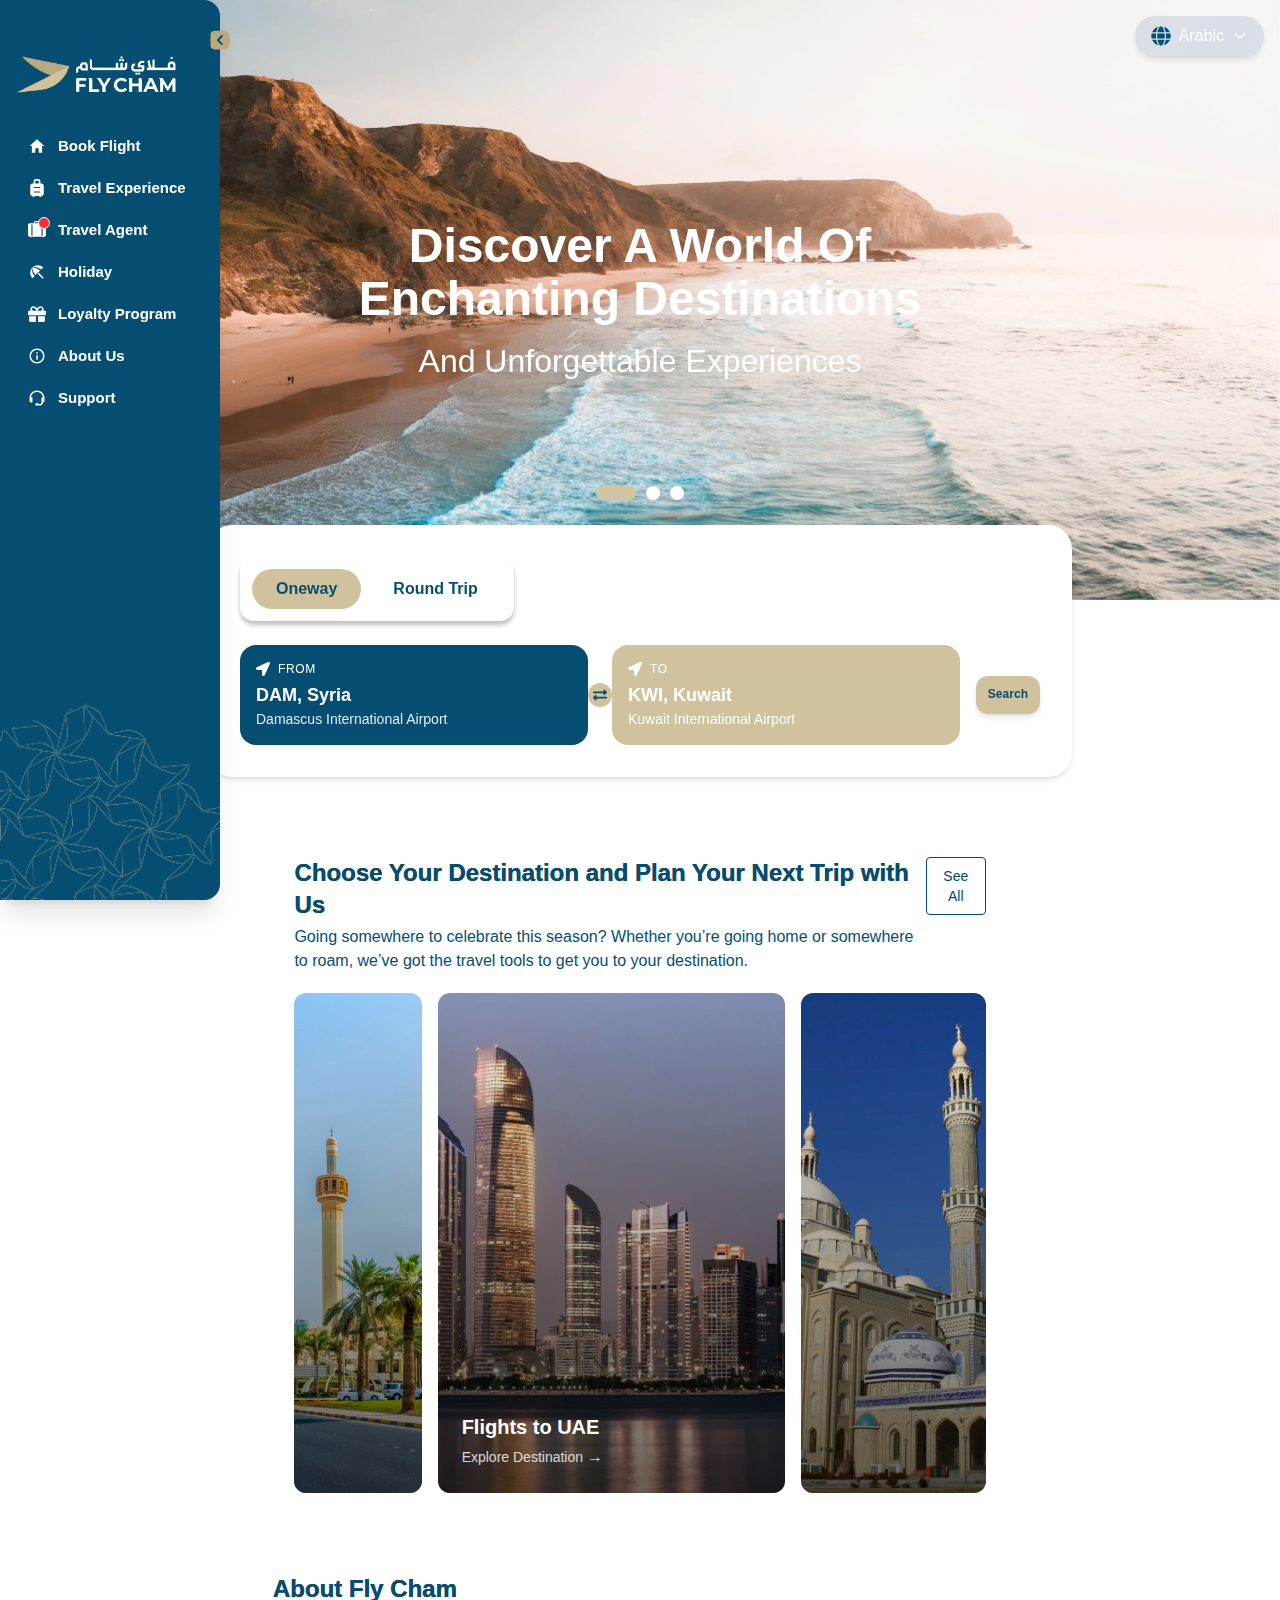
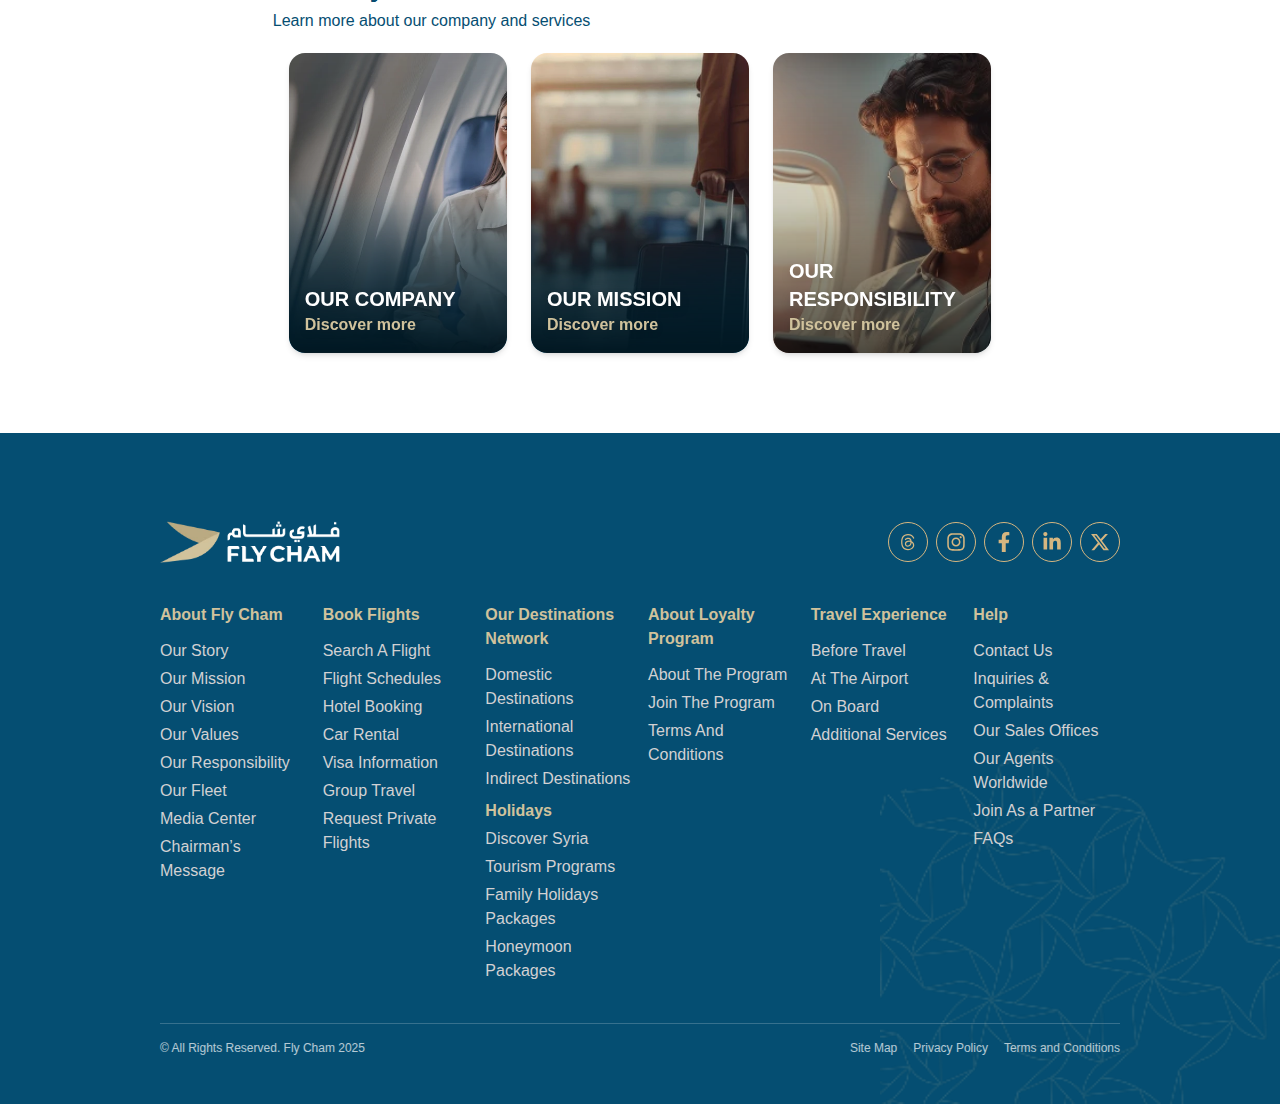
<file: index.html>
<!DOCTYPE html><html dir="ltr"><head><meta charSet="utf-8"/><meta name="viewport" content="width=device-width, initial-scale=1"/><link rel="preload" as="image" href="/_next/static/media/bg1.8a263aae.webp"/><link rel="preload" as="image" href="/_next/static/media/c1.d5c132d0.webp"/><link rel="preload" as="image" href="/_next/static/media/c2.b377e553.webp"/><link rel="preload" as="image" href="/_next/static/media/c3.a1ff80d7.webp"/><link rel="stylesheet" href="/_next/static/css/862aad4ccb5c8fa5.css" data-precedence="next"/><link rel="stylesheet" href="/_next/static/css/c66e46f533e6f7b8.css" data-precedence="next"/><link rel="stylesheet" href="/_next/static/css/ba9770fa3814f3b4.css" data-precedence="next"/><link rel="stylesheet" href="/_next/static/css/0f4543799237343a.css" data-precedence="next"/><link rel="stylesheet" href="/_next/static/css/ea7d800c8a680295.css" data-precedence="next"/><link rel="preload" as="script" fetchPriority="low" href="/_next/static/chunks/webpack-e1d38e6119d111af.js"/><script src="/_next/static/chunks/4bd1b696-509248686d506ff4.js" async=""></script><script src="/_next/static/chunks/684-f246e06793879704.js" async=""></script><script src="/_next/static/chunks/main-app-75f8074ba6c11252.js" async=""></script><script src="/_next/static/chunks/53c13509-97f46e76a31ba8ff.js" async=""></script><script src="/_next/static/chunks/8e1d74a4-e51200c3a4bea0a2.js" async=""></script><script src="/_next/static/chunks/f97e080b-46162fa66ee9a7b9.js" async=""></script><script src="/_next/static/chunks/766-be7c44dab299881f.js" async=""></script><script src="/_next/static/chunks/575-a8ec903b6add91cb.js" async=""></script><script src="/_next/static/chunks/984-d6e842230c930395.js" async=""></script><script src="/_next/static/chunks/785-bba9faf57202745b.js" async=""></script><script src="/_next/static/chunks/3-bb93955c4bc6943b.js" async=""></script><script src="/_next/static/chunks/329-38c2bf3d61b98256.js" async=""></script><script src="/_next/static/chunks/app/page-4baf544934bec062.js" async=""></script><script src="/_next/static/chunks/795d4814-10ad73dbefe21481.js" async=""></script><script src="/_next/static/chunks/5e22fd23-812158e93159bd34.js" async=""></script><script src="/_next/static/chunks/0e762574-0272459d90c9a7c0.js" async=""></script><script src="/_next/static/chunks/3d47b92a-2be6a6d6cc62083e.js" async=""></script><script src="/_next/static/chunks/app/layout-2fabfab358c83869.js" async=""></script><link rel="preload" href="https://www.googletagmanager.com/gtag/js?id=G-JSMC8W0ERV" as="script"/><title>Fly Cham</title><meta name="description" content="fly cham Choose Excellence"/><link rel="icon" href="/tabicon.png"/><script>document.querySelectorAll('body link[rel="icon"], body link[rel="apple-touch-icon"]').forEach(el => document.head.appendChild(el))</script><script src="/_next/static/chunks/polyfills-42372ed130431b0a.js" noModule=""></script></head><body class="__variable_5cfdac __variable_9a8899 antialiased"><section aria-label="Notifications alt+T" tabindex="-1" aria-live="polite" aria-relevant="additions text" aria-atomic="false"></section><noscript><iframe src="https://www.googletagmanager.com/ns.html?id=GTM-TKHJ4V8W" height="0" width="0" style="display:none;visibility:hidden"></iframe></noscript><div class="hidden xl:block"><div class="fixed left-0 h-screen bg-main text-white flex flex-col justify-between transition-all duration-300 shadow-xl rounded-r-2xl z-50 xl:pt-8" style="width:220px"><div class=" h-120 py-6 px-4"><div class="absolute top-[30px] right-[-10px] cursor-pointer transition-transform duration-300"><img alt="Fly Cham arrow" loading="lazy" width="20" height="20" decoding="async" data-nimg="1" class=" transition-transform duration-300" style="color:transparent" src="/_next/static/media/arrow.153ef648.svg"/></div><div class="absolute bottom-0 left-0 w-full overflow-hidden rounded-br-[16px]"><img alt="Fly Cham pattern" loading="lazy" width="250" height="250" decoding="async" data-nimg="1" class=" w-full h-full" style="color:transparent" src="/_next/static/media/pattern.7889791f.webp"/></div><div class="space-y-6"><div class="flex items-center justify-between"><img alt="Fly Cham Logo" loading="lazy" width="160" height="40" decoding="async" data-nimg="1" class="cursor-pointer" style="color:transparent" src="/_next/static/media/logo.74db1cd7.webp"/></div><nav class="flex flex-col gap-2 mt-9"><button class="w-full flex items-center gap-3 py-2 px-3 rounded-md text-white hover:bg-secondary hover:text-white transition font-semibold" style="font-family:Montserrat, sans-serif;font-size:15px;font-style:normal;line-height:15.791px"><div class="flex items-center relative"><span class="text-lg relative"><svg stroke="currentColor" fill="currentColor" stroke-width="0" viewBox="0 0 512 512" height="1em" width="1em" xmlns="http://www.w3.org/2000/svg"><path d="M208 448V320h96v128h97.6V256H464L256 64 48 256h62.4v192z"></path></svg></span><span class="cursor-pointer transition-opacity duration-300 whitespace-nowrap ml-3 opacity-100 delay-100">Book Flight</span></div></button><button class="w-full flex items-center gap-3 py-2 px-3 rounded-md text-white hover:bg-secondary hover:text-white transition font-semibold" style="font-family:Montserrat, sans-serif;font-size:15px;font-style:normal;line-height:15.791px"><div class="flex items-center relative"><span class="text-lg relative"><svg stroke="currentColor" fill="currentColor" stroke-width="0" viewBox="0 0 384 512" height="1em" width="1em" xmlns="http://www.w3.org/2000/svg"><path d="M144 56c0-4.4 3.6-8 8-8l80 0c4.4 0 8 3.6 8 8l0 72-96 0 0-72zm176 72l-32 0 0-72c0-30.9-25.1-56-56-56L152 0C121.1 0 96 25.1 96 56l0 72-32 0c-35.3 0-64 28.7-64 64L0 416c0 35.3 28.7 64 64 64c0 17.7 14.3 32 32 32s32-14.3 32-32l128 0c0 17.7 14.3 32 32 32s32-14.3 32-32c35.3 0 64-28.7 64-64l0-224c0-35.3-28.7-64-64-64zM112 224l160 0c8.8 0 16 7.2 16 16s-7.2 16-16 16l-160 0c-8.8 0-16-7.2-16-16s7.2-16 16-16zm0 128l160 0c8.8 0 16 7.2 16 16s-7.2 16-16 16l-160 0c-8.8 0-16-7.2-16-16s7.2-16 16-16z"></path></svg></span><span class="cursor-pointer transition-opacity duration-300 whitespace-nowrap ml-3 opacity-100 delay-100">Travel Experience</span></div></button><button class="w-full flex items-center gap-3 py-2 px-3 rounded-md text-white hover:bg-secondary hover:text-white transition font-semibold" style="font-family:Montserrat, sans-serif;font-size:15px;font-style:normal;line-height:15.791px"><div class="flex items-center relative"><span class="text-lg relative"><svg stroke="currentColor" fill="currentColor" stroke-width="0" viewBox="0 0 16 16" height="1em" width="1em" xmlns="http://www.w3.org/2000/svg"><path d="M7 0a2 2 0 0 0-2 2H1.5A1.5 1.5 0 0 0 0 3.5v9A1.5 1.5 0 0 0 1.5 14H2a.5.5 0 0 0 1 0h10a.5.5 0 0 0 1 0h.5a1.5 1.5 0 0 0 1.5-1.5v-9A1.5 1.5 0 0 0 14.5 2H11a2 2 0 0 0-2-2zM6 2a1 1 0 0 1 1-1h2a1 1 0 0 1 1 1zM3 13V3h1v10zm9 0V3h1v10z"></path></svg><span class="absolute -top-1 -right-1 w-3 h-3 bg-red-500 rounded-full border border-white shadow-lg"></span></span><span class="cursor-pointer transition-opacity duration-300 whitespace-nowrap ml-3 opacity-100 delay-100">Travel Agent</span></div></button><button class="w-full flex items-center gap-3 py-2 px-3 rounded-md text-white hover:bg-secondary hover:text-white transition font-semibold" style="font-family:Montserrat, sans-serif;font-size:15px;font-style:normal;line-height:15.791px"><div class="flex items-center relative"><span class="text-lg relative"><svg stroke="currentColor" fill="currentColor" stroke-width="0" viewBox="0 0 24 24" height="1em" width="1em" xmlns="http://www.w3.org/2000/svg"><path fill="none" d="M0 0h24v24H0z"></path><path d="m13.127 14.56 1.43-1.43 6.44 6.443L19.57 21zm4.293-5.73 2.86-2.86c-3.95-3.95-10.35-3.96-14.3-.02 3.93-1.3 8.31-.25 11.44 2.88zM5.95 5.98c-3.94 3.95-3.93 10.35.02 14.3l2.86-2.86C5.7 14.29 4.65 9.91 5.95 5.98zm.02-.02-.01.01c-.38 3.01 1.17 6.88 4.3 10.02l5.73-5.73c-3.13-3.13-7.01-4.68-10.02-4.3z"></path></svg></span><span class="cursor-pointer transition-opacity duration-300 whitespace-nowrap ml-3 opacity-100 delay-100">Holiday</span></div></button><button class="w-full flex items-center gap-3 py-2 px-3 rounded-md text-white hover:bg-secondary hover:text-white transition font-semibold" style="font-family:Montserrat, sans-serif;font-size:15px;font-style:normal;line-height:15.791px"><div class="flex items-center relative"><span class="text-lg relative"><svg stroke="currentColor" fill="currentColor" stroke-width="0" viewBox="0 0 512 512" height="1em" width="1em" xmlns="http://www.w3.org/2000/svg"><path d="M32 448c0 17.7 14.3 32 32 32h160V320H32v128zm256 32h160c17.7 0 32-14.3 32-32V320H288v160zm192-320h-42.1c6.2-12.1 10.1-25.5 10.1-40 0-48.5-39.5-88-88-88-41.6 0-68.5 21.3-103 68.3-34.5-47-61.4-68.3-103-68.3-48.5 0-88 39.5-88 88 0 14.5 3.8 27.9 10.1 40H32c-17.7 0-32 14.3-32 32v80c0 8.8 7.2 16 16 16h480c8.8 0 16-7.2 16-16v-80c0-17.7-14.3-32-32-32zm-326.1 0c-22.1 0-40-17.9-40-40s17.9-40 40-40c19.9 0 34.6 3.3 86.1 80h-86.1zm206.1 0h-86.1c51.4-76.5 65.7-80 86.1-80 22.1 0 40 17.9 40 40s-17.9 40-40 40z"></path></svg></span><span class="cursor-pointer transition-opacity duration-300 whitespace-nowrap ml-3 opacity-100 delay-100">Loyalty Program</span></div></button><button class="w-full flex items-center gap-3 py-2 px-3 rounded-md text-white hover:bg-secondary hover:text-white transition font-semibold" style="font-family:Montserrat, sans-serif;font-size:15px;font-style:normal;line-height:15.791px"><div class="flex items-center relative"><span class="text-lg relative"><svg stroke="currentColor" fill="currentColor" stroke-width="0" viewBox="0 0 24 24" height="1em" width="1em" xmlns="http://www.w3.org/2000/svg"><path fill="none" d="M0 0h24v24H0V0z"></path><path d="M11 7h2v2h-2V7zm0 4h2v6h-2v-6zm1-9C6.48 2 2 6.48 2 12s4.48 10 10 10 10-4.48 10-10S17.52 2 12 2zm0 18c-4.41 0-8-3.59-8-8s3.59-8 8-8 8 3.59 8 8-3.59 8-8 8z"></path></svg></span><span class="cursor-pointer transition-opacity duration-300 whitespace-nowrap ml-3 opacity-100 delay-100">About Us</span></div></button><button class="w-full flex items-center gap-3 py-2 px-3 rounded-md text-white hover:bg-secondary hover:text-white transition font-semibold" style="font-family:Montserrat, sans-serif;font-size:15px;font-style:normal;line-height:15.791px"><div class="flex items-center relative"><span class="text-lg relative"><svg stroke="currentColor" fill="currentColor" stroke-width="0" viewBox="0 0 24 24" height="1em" width="1em" xmlns="http://www.w3.org/2000/svg"><path d="M12 2C6.486 2 2 6.486 2 12v4.143C2 17.167 2.897 18 4 18h1a1 1 0 0 0 1-1v-5.143a1 1 0 0 0-1-1h-.908C4.648 6.987 7.978 4 12 4s7.352 2.987 7.908 6.857H19a1 1 0 0 0-1 1V18c0 1.103-.897 2-2 2h-2v-1h-4v3h6c2.206 0 4-1.794 4-4 1.103 0 2-.833 2-1.857V12c0-5.514-4.486-10-10-10z"></path></svg></span><span class="cursor-pointer transition-opacity duration-300 whitespace-nowrap ml-3 opacity-100 delay-100">Support</span></div></button></nav></div></div></div></div><div class=" "><div style="position:relative;width:100%;height:600px;overflow:hidden"><div class="slick-slider slick-initialized" dir="ltr"><div class="slick-list"><div class="slick-track" style="width:700%;left:-100%"><div data-index="0" class="slick-slide slick-active slick-current" tabindex="-1" aria-hidden="false" style="outline:none;width:14.285714285714286%;position:relative;left:0;opacity:1;z-index:999;transition:opacity 1000ms ease, visibility 1000ms ease"><div><div tabindex="-1" style="width:100%;display:inline-block"><div style="position:relative;width:100%;height:600px"><img alt="Slide 1" decoding="async" data-nimg="fill" style="position:absolute;height:100%;width:100%;left:0;top:0;right:0;bottom:0;object-fit:cover;color:transparent" src="/_next/static/media/bg1.8a263aae.webp"/></div></div></div></div><div data-index="1" class="slick-slide" tabindex="-1" aria-hidden="true" style="outline:none;width:14.285714285714286%;position:relative;left:-14px;opacity:0;z-index:998;transition:opacity 1000ms ease, visibility 1000ms ease"><div><div tabindex="-1" style="width:100%;display:inline-block"><div style="position:relative;width:100%;height:600px"><img alt="Slide 2" loading="lazy" decoding="async" data-nimg="fill" style="position:absolute;height:100%;width:100%;left:0;top:0;right:0;bottom:0;object-fit:cover;color:transparent" src="/_next/static/media/bg2.988c3fc6.webp"/></div></div></div></div><div data-index="2" class="slick-slide" tabindex="-1" aria-hidden="true" style="outline:none;width:14.285714285714286%;position:relative;left:-28px;opacity:0;z-index:998;transition:opacity 1000ms ease, visibility 1000ms ease"><div><div tabindex="-1" style="width:100%;display:inline-block"><div style="position:relative;width:100%;height:600px"><img alt="Slide 3" loading="lazy" decoding="async" data-nimg="fill" style="position:absolute;height:100%;width:100%;left:0;top:0;right:0;bottom:0;object-fit:cover;color:transparent" src="/_next/static/media/bg3.7ed68914.webp"/></div></div></div></div></div></div></div><div style="position:absolute;top:50%;left:50%;transform:translate(-50%, -50%);text-align:center;color:white;z-index:10;width:fit-content;max-width:90vw;white-space:normal;word-wrap:break-word;line-height:1.2"><h2 style="font-size:clamp(1.5rem, 5vw, 3rem);font-weight:bold;margin-bottom:1rem;line-height:1.1">Discover A World Of Enchanting Destinations</h2><h1 style="font-size:clamp(1.2rem, 4vw, 2rem);font-weight:black;line-height:1.2">And Unforgettable Experiences</h1></div><div style="position:absolute;bottom:100px;left:50%;transform:translateX(-50%);display:flex;gap:10px;z-index:20"><div style="width:40px;height:14px;border-radius:50px;background-color:#d2c5a3;cursor:pointer;transition:all 0.3s ease"></div><div style="width:14px;height:14px;border-radius:50px;background-color:#fff;cursor:pointer;transition:all 0.3s ease"></div><div style="width:14px;height:14px;border-radius:50px;background-color:#fff;cursor:pointer;transition:all 0.3s ease"></div></div></div><div class="w-full xl:w-[70%] mx-auto px-4"><div id="search-widget" style="background-image:url(/_next/static/media/searchPattern.b1f3d7cb.webp);background-repeat:no-repeat;background-position:925px 0px" class="max-w-7xl mx-auto mt-[-75px] bg-white rounded-3xl shadow-md p-8 relative z-20 transition"><div class="bg-white  p-3  inline-flex space-x-2 mb-6" style="border-radius:14px;box-shadow:0px 4px 4px rgba(0, 0, 0, 0.25)"><button class="cursor-pointer px-6 py-2 rounded-full font-semibold transition-all duration-400 bg-secondary text-main">Oneway</button><button class="cursor-pointer px-6 py-2 rounded-full font-semibold transition-all duration-400 text-main hover:text-[#04384e]">Round Trip</button></div><div class="flex flex-col md:flex-row items-center gap-4 w-full"><div class="flex flex-col md:flex-row items-center  w-full"><div class="cursor-pointer bg-main text-white rounded-2xl p-4 flex-1 w-full"><div class="flex items-center gap-2 mb-1 "><svg stroke="currentColor" fill="currentColor" stroke-width="0" viewBox="0 0 512 512" class="text-sm" height="1em" width="1em" xmlns="http://www.w3.org/2000/svg"><path d="M444.52 3.52L28.74 195.42c-47.97 22.39-31.98 92.75 19.19 92.75h175.91v175.91c0 51.17 70.36 67.17 92.75 19.19l191.9-415.78c15.99-38.39-25.59-79.97-63.97-63.97z"></path></svg><span class="text-xs uppercase tracking-wider">From</span></div><h3 class="text-lg font-semibold">DAM, Syria</h3><p class="text-sm text-blue-100">Damascus International Airport</p></div><div class="cursor-pointer bg-secondary text-white w-6 h-6 flex items-center justify-center rounded-full"><svg stroke="currentColor" fill="currentColor" stroke-width="0" viewBox="0 0 512 512" class="text-sm text-main rotate-90 md:rotate-0" height="1em" width="1em" xmlns="http://www.w3.org/2000/svg"><path d="M0 168v-16c0-13.255 10.745-24 24-24h360V80c0-21.367 25.899-32.042 40.971-16.971l80 80c9.372 9.373 9.372 24.569 0 33.941l-80 80C409.956 271.982 384 261.456 384 240v-48H24c-13.255 0-24-10.745-24-24zm488 152H128v-48c0-21.314-25.862-32.08-40.971-16.971l-80 80c-9.372 9.373-9.372 24.569 0 33.941l80 80C102.057 463.997 128 453.437 128 432v-48h360c13.255 0 24-10.745 24-24v-16c0-13.255-10.745-24-24-24z"></path></svg></div><div class=" cursor-pointer bg-secondary text-white rounded-2xl p-4 flex-1  w-full"><div class="flex items-center gap-2 mb-1"><svg stroke="currentColor" fill="currentColor" stroke-width="0" viewBox="0 0 512 512" class="text-sm" height="1em" width="1em" xmlns="http://www.w3.org/2000/svg"><path d="M444.52 3.52L28.74 195.42c-47.97 22.39-31.98 92.75 19.19 92.75h175.91v175.91c0 51.17 70.36 67.17 92.75 19.19l191.9-415.78c15.99-38.39-25.59-79.97-63.97-63.97z"></path></svg><span class="text-xs uppercase tracking-wider text-white">To</span></div><h3 class="text-lg font-semibold text-white">KWI, Kuwait</h3><p class="text-sm text-white">Kuwait International Airport</p></div></div><button class="cursor-pointer  bg-secondary text-main font-bold shadow px-3 py-3 shadow-lg rounded-xl shadow-md hover:bg-secondary-light transition mt-4 md:mt-0 whitespace-nowrap" style="font-size:12px;line-height:13.046px;letter-spacing:0.024px">Search</button></div></div><div class="mt-20 mb-20 w-[80%] justify-self-center"><div class="flex flex-col xl:flex-row justify-between items-start bg-white mb-5"><div class="max-w-3xl"><h2 class="text-xl md:text-2xl font-extrabold text-main" style="text-shadow:0.2px 0.2px #00253C">Choose Your Destination and Plan Your Next Trip with Us</h2><p class="text-sm md:text-base text-main mt-1">Going somewhere to celebrate this season? Whether you’re going home or somewhere to roam, we’ve got the travel tools to get you to your destination.</p></div><button class="w-full xl:w-auto mt-4 xl:mt-0 cursor-pointer border border-sky-900 text-sky-900 text-sm px-4 py-2 rounded hover:bg-sky-900 hover:text-white transition">See All</button></div><div class="flex gap-4 overflow-hidden"><div class="relative rounded-xl overflow-hidden cursor-pointer transition-all duration-700 ease-[cubic-bezier(0.45,1,0.4,1.1)]

 flex-shrink-0 flex-[1.1]" style="height:500px"><img alt="Flights to Sharjah" loading="lazy" decoding="async" data-nimg="fill" class="object-cover" style="position:absolute;height:100%;width:100%;left:0;top:0;right:0;bottom:0;color:transparent" src="/_next/static/media/d4.6195e269.webp"/><div class="absolute inset-0 bg-gradient-to-t from-black/60 via-black/30 to-transparent z-10"></div></div><div class="relative rounded-xl overflow-hidden cursor-pointer transition-all duration-700 ease-[cubic-bezier(0.45,1,0.4,1.1)]

 flex-shrink-0 flex-[3]" style="height:500px"><img alt="Flights to UAE" loading="lazy" decoding="async" data-nimg="fill" class="object-cover" style="position:absolute;height:100%;width:100%;left:0;top:0;right:0;bottom:0;color:transparent" src="/_next/static/media/dubai.fd12249f.webp"/><div class="absolute inset-0 bg-gradient-to-t from-black/60 via-black/30 to-transparent z-10"></div><div class="absolute bottom-6 left-6 z-20 text-white transition-opacity duration-500 opacity-100"><h3 class="text-xl font-bold">Flights to UAE</h3><p class="text-sm text-white/80 mt-1 flex items-center gap-1">Explore Destination<span class="text-base">→</span></p></div></div><div class="relative rounded-xl overflow-hidden cursor-pointer transition-all duration-700 ease-[cubic-bezier(0.45,1,0.4,1.1)]

 flex-shrink-0 flex-[1.6]" style="height:500px"><img alt="Flights to Muscat" loading="lazy" decoding="async" data-nimg="fill" class="object-cover" style="position:absolute;height:100%;width:100%;left:0;top:0;right:0;bottom:0;color:transparent" src="/_next/static/media/d3.ee4ec3a8.webp"/><div class="absolute inset-0 bg-gradient-to-t from-black/60 via-black/30 to-transparent z-10"></div></div></div></div><div class="mt-20 mb-20 w-[85%] justify-self-center"><div class="flex flex-col xl:flex-row justify-between items-start bg-white mb-5"><div class="max-w-3xl"><h2 class="text-xl md:text-2xl font-extrabold text-main" style="text-shadow:0.2px 0.2px #00253C">About Fly Cham</h2><p class="text-sm md:text-base text-main mt-1">Learn more about our company and services</p></div></div><section class=""><div class="grid grid-cols-1 lg:grid-cols-2 xl:grid-cols-3 gap-6 px-4"><div class="cursor-pointer relative rounded-2xl overflow-hidden shadow-md transition duration-300 hover:shadow-xl hover:-translate-y-1 h-[300px]"><div class="relative w-full h-full"><img alt="OUR COMPANY" decoding="async" data-nimg="fill" class="object-cover w-full h-full" style="position:absolute;height:100%;width:100%;left:0;top:0;right:0;bottom:0;color:transparent" src="/_next/static/media/c1.d5c132d0.webp"/><div class="absolute inset-0 bg-gradient-to-t from-black/70 via-black/20 to-transparent backdrop-blur-[0.5px]"></div></div><div class="absolute bottom-4 left-4 z-20 text-white"><h3 class="text-lg md:text-xl font-bold drop-shadow-lg">OUR COMPANY</h3><p class="text-sm md:text-base text-secondary font-bold drop-shadow-md">Discover more</p></div></div><div class="cursor-pointer relative rounded-2xl overflow-hidden shadow-md transition duration-300 hover:shadow-xl hover:-translate-y-1 h-[300px]"><div class="relative w-full h-full"><img alt="OUR MISSION" decoding="async" data-nimg="fill" class="object-cover w-full h-full" style="position:absolute;height:100%;width:100%;left:0;top:0;right:0;bottom:0;color:transparent" src="/_next/static/media/c2.b377e553.webp"/><div class="absolute inset-0 bg-gradient-to-t from-black/70 via-black/20 to-transparent backdrop-blur-[0.5px]"></div></div><div class="absolute bottom-4 left-4 z-20 text-white"><h3 class="text-lg md:text-xl font-bold drop-shadow-lg">OUR MISSION</h3><p class="text-sm md:text-base text-secondary font-bold drop-shadow-md">Discover more</p></div></div><div class="cursor-pointer relative rounded-2xl overflow-hidden shadow-md transition duration-300 hover:shadow-xl hover:-translate-y-1 h-[300px]"><div class="relative w-full h-full"><img alt="OUR RESPONSIBILITY" decoding="async" data-nimg="fill" class="object-cover w-full h-full" style="position:absolute;height:100%;width:100%;left:0;top:0;right:0;bottom:0;color:transparent" src="/_next/static/media/c3.a1ff80d7.webp"/><div class="absolute inset-0 bg-gradient-to-t from-black/70 via-black/20 to-transparent backdrop-blur-[0.5px]"></div></div><div class="absolute bottom-4 left-4 z-20 text-white"><h3 class="text-lg md:text-xl font-bold drop-shadow-lg">OUR RESPONSIBILITY</h3><p class="text-sm md:text-base text-secondary font-bold drop-shadow-md">Discover more</p></div></div></div></section></div></div><div class=" relative  bg-main text-white"><footer class=" w-[75%] mx-auto pt-4 pb-20 md:py-12"><div class="my-10 flex flex-col md:flex-row justify-between items-center gap-6 text-sm"><div class="cursor-pointer"><img alt="Fly Cham" loading="lazy" width="180" height="40" decoding="async" data-nimg="1" style="color:transparent" src="/_next/static/media/logo.74db1cd7.webp"/></div><div class="flex justify-center gap-2 mt-6 md:mt-0 text-xl"><div class="cursor-pointer w-10 h-10 flex items-center justify-center rounded-full border border-[#D6B680] text-[#D6B680] hover:opacity-80 transition"><svg stroke="currentColor" fill="currentColor" stroke-width="0" viewBox="0 0 256 256" height="1em" width="1em" xmlns="http://www.w3.org/2000/svg"><path d="M186.42,123.65a63.81,63.81,0,0,0-11.13-6.72c-4-29.89-24-39.31-33.1-42.07-19.78-6-42.51,1.19-52.85,16.7a8,8,0,0,0,13.32,8.88c6.37-9.56,22-14.16,34.89-10.27,9.95,3,16.82,10.3,20.15,21a81.05,81.05,0,0,0-15.29-1.43c-13.92,0-26.95,3.59-36.67,10.1C94.3,127.57,88,139,88,152c0,20.58,15.86,35.52,37.71,35.52a48,48,0,0,0,34.35-14.81c6.44-6.7,14-18.36,15.61-37.1.38.26.74.53,1.1.8C186.88,144.05,192,154.68,192,168c0,19.36-20.34,48-64,48-26.73,0-45.48-8.65-57.34-26.44C60.93,175,56,154.26,56,128s4.93-47,14.66-61.56C82.52,48.65,101.27,40,128,40c32.93,0,54,13.25,64.53,40.52a8,8,0,1,0,14.93-5.75C194.68,41.56,167.2,24,128,24,96,24,72.19,35.29,57.34,57.56,45.83,74.83,40,98.52,40,128s5.83,53.17,17.34,70.44C72.19,220.71,96,232,128,232c30.07,0,48.9-11.48,59.4-21.1C200.3,199.08,208,183,208,168,208,149.66,200.54,134.32,186.42,123.65Zm-37.89,38a31.94,31.94,0,0,1-22.82,9.9c-10.81,0-21.71-6-21.71-19.52,0-12.63,12-26.21,38.41-26.21A63.88,63.88,0,0,1,160,128.24C160,142.32,156,153.86,148.53,161.62Z"></path></svg></div><div class="cursor-pointer w-10 h-10 flex items-center justify-center rounded-full border border-[#D6B680] text-[#D6B680] hover:opacity-80 transition"><svg stroke="currentColor" fill="currentColor" stroke-width="0" viewBox="0 0 448 512" height="1em" width="1em" xmlns="http://www.w3.org/2000/svg"><path d="M224.1 141c-63.6 0-114.9 51.3-114.9 114.9s51.3 114.9 114.9 114.9S339 319.5 339 255.9 287.7 141 224.1 141zm0 189.6c-41.1 0-74.7-33.5-74.7-74.7s33.5-74.7 74.7-74.7 74.7 33.5 74.7 74.7-33.6 74.7-74.7 74.7zm146.4-194.3c0 14.9-12 26.8-26.8 26.8-14.9 0-26.8-12-26.8-26.8s12-26.8 26.8-26.8 26.8 12 26.8 26.8zm76.1 27.2c-1.7-35.9-9.9-67.7-36.2-93.9-26.2-26.2-58-34.4-93.9-36.2-37-2.1-147.9-2.1-184.9 0-35.8 1.7-67.6 9.9-93.9 36.1s-34.4 58-36.2 93.9c-2.1 37-2.1 147.9 0 184.9 1.7 35.9 9.9 67.7 36.2 93.9s58 34.4 93.9 36.2c37 2.1 147.9 2.1 184.9 0 35.9-1.7 67.7-9.9 93.9-36.2 26.2-26.2 34.4-58 36.2-93.9 2.1-37 2.1-147.8 0-184.8zM398.8 388c-7.8 19.6-22.9 34.7-42.6 42.6-29.5 11.7-99.5 9-132.1 9s-102.7 2.6-132.1-9c-19.6-7.8-34.7-22.9-42.6-42.6-11.7-29.5-9-99.5-9-132.1s-2.6-102.7 9-132.1c7.8-19.6 22.9-34.7 42.6-42.6 29.5-11.7 99.5-9 132.1-9s102.7-2.6 132.1 9c19.6 7.8 34.7 22.9 42.6 42.6 11.7 29.5 9 99.5 9 132.1s2.7 102.7-9 132.1z"></path></svg></div><div class="cursor-pointer w-10 h-10 flex items-center justify-center rounded-full border border-[#D6B680] text-[#D6B680] hover:opacity-80 transition"><svg stroke="currentColor" fill="currentColor" stroke-width="0" viewBox="0 0 320 512" height="1em" width="1em" xmlns="http://www.w3.org/2000/svg"><path d="M279.14 288l14.22-92.66h-88.91v-60.13c0-25.35 12.42-50.06 52.24-50.06h40.42V6.26S260.43 0 225.36 0c-73.22 0-121.08 44.38-121.08 124.72v70.62H22.89V288h81.39v224h100.17V288z"></path></svg></div><div class="cursor-pointer w-10 h-10 flex items-center justify-center rounded-full border border-[#D6B680] text-[#D6B680] hover:opacity-80 transition"><svg stroke="currentColor" fill="currentColor" stroke-width="0" viewBox="0 0 448 512" height="1em" width="1em" xmlns="http://www.w3.org/2000/svg"><path d="M100.28 448H7.4V148.9h92.88zM53.79 108.1C24.09 108.1 0 83.5 0 53.8a53.79 53.79 0 0 1 107.58 0c0 29.7-24.1 54.3-53.79 54.3zM447.9 448h-92.68V302.4c0-34.7-.7-79.2-48.29-79.2-48.29 0-55.69 37.7-55.69 76.7V448h-92.78V148.9h89.08v40.8h1.3c12.4-23.5 42.69-48.3 87.88-48.3 94 0 111.28 61.9 111.28 142.3V448z"></path></svg></div><div class="cursor-pointer w-10 h-10 flex items-center justify-center rounded-full border border-[#D6B680] text-[#D6B680] hover:opacity-80 transition"><svg stroke="currentColor" fill="currentColor" stroke-width="0" viewBox="0 0 512 512" height="1em" width="1em" xmlns="http://www.w3.org/2000/svg"><path d="M389.2 48h70.6L305.6 224.2 487 464H345L233.7 318.6 106.5 464H35.8L200.7 275.5 26.8 48H172.4L272.9 180.9 389.2 48zM364.4 421.8h39.1L151.1 88h-42L364.4 421.8z"></path></svg></div></div></div><div class="grid grid-cols-2 xl:grid-cols-6 lg:grid-cols-5 md:grid-cols-4  gap-4"><div><h4 class="font-semibold mb-3 text-secondary">About Fly Cham</h4><ul class="space-y-1"><li class="  text-[#D2D1D3]">Our Story</li><li class="  text-[#D2D1D3]">Our Mission</li><li class="  text-[#D2D1D3]">Our Vision</li><li class="  text-[#D2D1D3]">Our Values</li><li class="  text-[#D2D1D3]">Our Responsibility</li><li class="  text-[#D2D1D3]">Our Fleet</li><li class="  text-[#D2D1D3]">Media Center</li><li class="  text-[#D2D1D3]">Chairman’s Message</li></ul></div><div><h4 class="font-semibold mb-3 text-secondary">Book Flights</h4><ul class="space-y-1"><li class="  text-[#D2D1D3]">Search A Flight</li><li class="  text-[#D2D1D3]">Flight Schedules</li><li class="  text-[#D2D1D3]">Hotel Booking</li><li class="  text-[#D2D1D3]">Car Rental</li><li class="  text-[#D2D1D3]">Visa Information</li><li class="  text-[#D2D1D3]">Group Travel</li><li class="  text-[#D2D1D3]">Request Private Flights</li></ul></div><div><h4 class="font-semibold mb-3 text-secondary">Our Destinations Network</h4><ul class="space-y-1"><li class="  text-[#D2D1D3]">Domestic Destinations</li><li class="  text-[#D2D1D3]">International Destinations</li><li class="  text-[#D2D1D3]">Indirect Destinations</li><li class="  font-semibold mt-2 text-secondary">Holidays</li><li class="  text-[#D2D1D3]">Discover Syria</li><li class="  text-[#D2D1D3]">Tourism Programs</li><li class="  text-[#D2D1D3]">Family Holidays Packages</li><li class="  text-[#D2D1D3]">Honeymoon Packages</li></ul></div><div><h4 class="font-semibold mb-3 text-secondary">About Loyalty Program</h4><ul class="space-y-1"><li class="  text-[#D2D1D3]">About The Program</li><li class="  text-[#D2D1D3]">Join The Program</li><li class="  text-[#D2D1D3]">Terms And Conditions</li></ul></div><div><h4 class="font-semibold mb-3 text-secondary">Travel Experience</h4><ul class="space-y-1"><li class="  text-[#D2D1D3]">Before Travel</li><li class="  text-[#D2D1D3]">At The Airport</li><li class="  text-[#D2D1D3]">On Board</li><li class="  text-[#D2D1D3]">Additional Services</li></ul></div><div><h4 class="font-semibold mb-3 text-secondary">Help</h4><ul class="space-y-1"><li class="  text-[#D2D1D3]">Contact Us</li><li class="  text-[#D2D1D3]">Inquiries &amp; Complaints</li><li class="  text-[#D2D1D3]">Our Sales Offices</li><li class="  text-[#D2D1D3]">Our Agents Worldwide</li><li class="  text-[#D2D1D3]">Join As a Partner</li><li class="  text-[#D2D1D3]">FAQs</li></ul></div></div><div class="text-center md:text-start mt-10 border-t border-white/20 pt-4 flex flex-col md:flex-row justify-between text-xs text-white/70"><p>© All Rights Reserved. Fly Cham 2025</p><div class="flex gap-4 mt-2 md:mt-0 justify-center"><span>Site Map</span><span>Privacy Policy</span><span>Terms and Conditions</span></div></div><img alt="Background Pattern" aria-hidden="true" loading="lazy" width="211" height="226" decoding="async" data-nimg="1" class="absolute opacity-30 bottom-0 right-0 w-[280px] md:w-[400px] pointer-events-none select-none z-0" style="color:transparent" src="/_next/static/media/pattern.7889791f.webp"/></footer></div></div><!--$--><!--/$--><!--$--><!--/$--><div class="block xl:hidden"><div class="fixed bottom-0 left-0 right-0 z-50 bg-[#075377] h-16 rounded-t-2xl flex items-center justify-between px-6 shadow-lg "><button class="text-white text-xl cursor-pointer"><svg stroke="currentColor" fill="currentColor" stroke-width="0" viewBox="0 0 448 512" height="1em" width="1em" xmlns="http://www.w3.org/2000/svg"><path d="M16 132h416c8.837 0 16-7.163 16-16V76c0-8.837-7.163-16-16-16H16C7.163 60 0 67.163 0 76v40c0 8.837 7.163 16 16 16zm0 160h416c8.837 0 16-7.163 16-16v-40c0-8.837-7.163-16-16-16H16c-8.837 0-16 7.163-16 16v40c0 8.837 7.163 16 16 16zm0 160h416c8.837 0 16-7.163 16-16v-40c0-8.837-7.163-16-16-16H16c-8.837 0-16 7.163-16 16v40c0 8.837 7.163 16 16 16z"></path></svg></button><div class="relative w-20 h-6"><img alt="Logo" loading="lazy" decoding="async" data-nimg="fill" class="object-contain" style="position:absolute;height:100%;width:100%;left:0;top:0;right:0;bottom:0;color:transparent" src="/_next/static/media/logo.74db1cd7.webp"/></div><button class="w-8 h-8 bg-white rounded-full flex items-center justify-center"><svg stroke="currentColor" fill="currentColor" stroke-width="0" viewBox="0 0 496 512" class="text-[#075377] text-sm" height="1em" width="1em" xmlns="http://www.w3.org/2000/svg"><path d="M336.5 160C322 70.7 287.8 8 248 8s-74 62.7-88.5 152h177zM152 256c0 22.2 1.2 43.5 3.3 64h185.3c2.1-20.5 3.3-41.8 3.3-64s-1.2-43.5-3.3-64H155.3c-2.1 20.5-3.3 41.8-3.3 64zm324.7-96c-28.6-67.9-86.5-120.4-158-141.6 24.4 33.8 41.2 84.7 50 141.6h108zM177.2 18.4C105.8 39.6 47.8 92.1 19.3 160h108c8.7-56.9 25.5-107.8 49.9-141.6zM487.4 192H372.7c2.1 21 3.3 42.5 3.3 64s-1.2 43-3.3 64h114.6c5.5-20.5 8.6-41.8 8.6-64s-3.1-43.5-8.5-64zM120 256c0-21.5 1.2-43 3.3-64H8.6C3.2 212.5 0 233.8 0 256s3.2 43.5 8.6 64h114.6c-2-21-3.2-42.5-3.2-64zm39.5 96c14.5 89.3 48.7 152 88.5 152s74-62.7 88.5-152h-177zm159.3 141.6c71.4-21.2 129.4-73.7 158-141.6h-108c-8.8 56.9-25.6 107.8-50 141.6zM19.3 352c28.6 67.9 86.5 120.4 158 141.6-24.4-33.8-41.2-84.7-50-141.6h-108z"></path></svg></button></div><div class="w-full fixed bottom-0 left-0 right-0 bg-main z-50 transition-transform duration-300 translate-y-full rounded-t-2xl"><div class="flex items-center justify-between px-4 pt-4"><button class="text-white text-xl cursor-pointer"><svg stroke="currentColor" fill="currentColor" stroke-width="0" viewBox="0 0 448 512" height="1em" width="1em" xmlns="http://www.w3.org/2000/svg"><path d="M16 132h416c8.837 0 16-7.163 16-16V76c0-8.837-7.163-16-16-16H16C7.163 60 0 67.163 0 76v40c0 8.837 7.163 16 16 16zm0 160h416c8.837 0 16-7.163 16-16v-40c0-8.837-7.163-16-16-16H16c-8.837 0-16 7.163-16 16v40c0 8.837 7.163 16 16 16zm0 160h416c8.837 0 16-7.163 16-16v-40c0-8.837-7.163-16-16-16H16c-8.837 0-16 7.163-16 16v40c0 8.837 7.163 16 16 16z"></path></svg></button><img alt="Logo" loading="lazy" width="267" height="62" decoding="async" data-nimg="1" class="w-20 h-auto" style="color:transparent" src="/_next/static/media/logo.74db1cd7.webp"/><button class="w-8 h-8 bg-white rounded-full flex items-center justify-center"><svg stroke="currentColor" fill="currentColor" stroke-width="0" viewBox="0 0 496 512" class="text-[#075377] text-sm" height="1em" width="1em" xmlns="http://www.w3.org/2000/svg"><path d="M336.5 160C322 70.7 287.8 8 248 8s-74 62.7-88.5 152h177zM152 256c0 22.2 1.2 43.5 3.3 64h185.3c2.1-20.5 3.3-41.8 3.3-64s-1.2-43.5-3.3-64H155.3c-2.1 20.5-3.3 41.8-3.3 64zm324.7-96c-28.6-67.9-86.5-120.4-158-141.6 24.4 33.8 41.2 84.7 50 141.6h108zM177.2 18.4C105.8 39.6 47.8 92.1 19.3 160h108c8.7-56.9 25.5-107.8 49.9-141.6zM487.4 192H372.7c2.1 21 3.3 42.5 3.3 64s-1.2 43-3.3 64h114.6c5.5-20.5 8.6-41.8 8.6-64s-3.1-43.5-8.5-64zM120 256c0-21.5 1.2-43 3.3-64H8.6C3.2 212.5 0 233.8 0 256s3.2 43.5 8.6 64h114.6c-2-21-3.2-42.5-3.2-64zm39.5 96c14.5 89.3 48.7 152 88.5 152s74-62.7 88.5-152h-177zm159.3 141.6c71.4-21.2 129.4-73.7 158-141.6h-108c-8.8 56.9-25.6 107.8-50 141.6zM19.3 352c28.6 67.9 86.5 120.4 158 141.6-24.4-33.8-41.2-84.7-50-141.6h-108z"></path></svg></button></div><div class="mt-4"><nav class="flex flex-col px-6 py-4 space-y-3 text-white text-sm font-medium"><div class="cursor-pointer flex items-center gap-2 px-4 py-2 rounded-md hover:bg-secondary"><span class="text-lg relative"><svg stroke="currentColor" fill="currentColor" stroke-width="0" viewBox="0 0 512 512" height="1em" width="1em" xmlns="http://www.w3.org/2000/svg"><path d="M208 448V320h96v128h97.6V256H464L256 64 48 256h62.4v192z"></path></svg></span><span class="text-base">Book Flight</span></div><div class="cursor-pointer flex items-center gap-2 px-4 py-2 rounded-md hover:bg-secondary"><span class="text-lg relative"><svg stroke="currentColor" fill="currentColor" stroke-width="0" viewBox="0 0 384 512" height="1em" width="1em" xmlns="http://www.w3.org/2000/svg"><path d="M144 56c0-4.4 3.6-8 8-8l80 0c4.4 0 8 3.6 8 8l0 72-96 0 0-72zm176 72l-32 0 0-72c0-30.9-25.1-56-56-56L152 0C121.1 0 96 25.1 96 56l0 72-32 0c-35.3 0-64 28.7-64 64L0 416c0 35.3 28.7 64 64 64c0 17.7 14.3 32 32 32s32-14.3 32-32l128 0c0 17.7 14.3 32 32 32s32-14.3 32-32c35.3 0 64-28.7 64-64l0-224c0-35.3-28.7-64-64-64zM112 224l160 0c8.8 0 16 7.2 16 16s-7.2 16-16 16l-160 0c-8.8 0-16-7.2-16-16s7.2-16 16-16zm0 128l160 0c8.8 0 16 7.2 16 16s-7.2 16-16 16l-160 0c-8.8 0-16-7.2-16-16s7.2-16 16-16z"></path></svg></span><span class="text-base">Travel Experience</span></div><div class="cursor-pointer flex items-center gap-2 px-4 py-2 rounded-md hover:bg-secondary"><span class="text-lg relative"><svg stroke="currentColor" fill="currentColor" stroke-width="0" viewBox="0 0 16 16" height="1em" width="1em" xmlns="http://www.w3.org/2000/svg"><path d="M7 0a2 2 0 0 0-2 2H1.5A1.5 1.5 0 0 0 0 3.5v9A1.5 1.5 0 0 0 1.5 14H2a.5.5 0 0 0 1 0h10a.5.5 0 0 0 1 0h.5a1.5 1.5 0 0 0 1.5-1.5v-9A1.5 1.5 0 0 0 14.5 2H11a2 2 0 0 0-2-2zM6 2a1 1 0 0 1 1-1h2a1 1 0 0 1 1 1zM3 13V3h1v10zm9 0V3h1v10z"></path></svg><span class="absolute -top-1 -right-1 w-3 h-3 bg-red-500 rounded-full border border-white shadow-lg"></span></span><span class="text-base">Travel Agent</span></div><div class="cursor-pointer flex items-center gap-2 px-4 py-2 rounded-md hover:bg-secondary"><span class="text-lg relative"><svg stroke="currentColor" fill="currentColor" stroke-width="0" viewBox="0 0 24 24" height="1em" width="1em" xmlns="http://www.w3.org/2000/svg"><path fill="none" d="M0 0h24v24H0z"></path><path d="m13.127 14.56 1.43-1.43 6.44 6.443L19.57 21zm4.293-5.73 2.86-2.86c-3.95-3.95-10.35-3.96-14.3-.02 3.93-1.3 8.31-.25 11.44 2.88zM5.95 5.98c-3.94 3.95-3.93 10.35.02 14.3l2.86-2.86C5.7 14.29 4.65 9.91 5.95 5.98zm.02-.02-.01.01c-.38 3.01 1.17 6.88 4.3 10.02l5.73-5.73c-3.13-3.13-7.01-4.68-10.02-4.3z"></path></svg></span><span class="text-base">Holiday</span></div><div class="cursor-pointer flex items-center gap-2 px-4 py-2 rounded-md hover:bg-secondary"><span class="text-lg relative"><svg stroke="currentColor" fill="currentColor" stroke-width="0" viewBox="0 0 512 512" height="1em" width="1em" xmlns="http://www.w3.org/2000/svg"><path d="M32 448c0 17.7 14.3 32 32 32h160V320H32v128zm256 32h160c17.7 0 32-14.3 32-32V320H288v160zm192-320h-42.1c6.2-12.1 10.1-25.5 10.1-40 0-48.5-39.5-88-88-88-41.6 0-68.5 21.3-103 68.3-34.5-47-61.4-68.3-103-68.3-48.5 0-88 39.5-88 88 0 14.5 3.8 27.9 10.1 40H32c-17.7 0-32 14.3-32 32v80c0 8.8 7.2 16 16 16h480c8.8 0 16-7.2 16-16v-80c0-17.7-14.3-32-32-32zm-326.1 0c-22.1 0-40-17.9-40-40s17.9-40 40-40c19.9 0 34.6 3.3 86.1 80h-86.1zm206.1 0h-86.1c51.4-76.5 65.7-80 86.1-80 22.1 0 40 17.9 40 40s-17.9 40-40 40z"></path></svg></span><span class="text-base">Loyalty Program</span></div><div class="cursor-pointer flex items-center gap-2 px-4 py-2 rounded-md hover:bg-secondary"><span class="text-lg relative"><svg stroke="currentColor" fill="currentColor" stroke-width="0" viewBox="0 0 24 24" height="1em" width="1em" xmlns="http://www.w3.org/2000/svg"><path fill="none" d="M0 0h24v24H0V0z"></path><path d="M11 7h2v2h-2V7zm0 4h2v6h-2v-6zm1-9C6.48 2 2 6.48 2 12s4.48 10 10 10 10-4.48 10-10S17.52 2 12 2zm0 18c-4.41 0-8-3.59-8-8s3.59-8 8-8 8 3.59 8 8-3.59 8-8 8z"></path></svg></span><span class="text-base">About Us</span></div><div class="cursor-pointer flex items-center gap-2 px-4 py-2 rounded-md hover:bg-secondary"><span class="text-lg relative"><svg stroke="currentColor" fill="currentColor" stroke-width="0" viewBox="0 0 24 24" height="1em" width="1em" xmlns="http://www.w3.org/2000/svg"><path d="M12 2C6.486 2 2 6.486 2 12v4.143C2 17.167 2.897 18 4 18h1a1 1 0 0 0 1-1v-5.143a1 1 0 0 0-1-1h-.908C4.648 6.987 7.978 4 12 4s7.352 2.987 7.908 6.857H19a1 1 0 0 0-1 1V18c0 1.103-.897 2-2 2h-2v-1h-4v3h6c2.206 0 4-1.794 4-4 1.103 0 2-.833 2-1.857V12c0-5.514-4.486-10-10-10z"></path></svg></span><span class="text-base">Support</span></div></nav></div></div></div><div class="absolute top-4 right-4 z-50"><button class="flex items-center space-x-2 px-4 py-2 text-white shadow-md" style="border-radius:74px;background:rgba(108, 134, 177, 0.20);backdrop-filter:blur(5px);-webkit-backdrop-filter:blur(5px)"><svg stroke="currentColor" fill="currentColor" stroke-width="0" viewBox="0 0 496 512" class="text-[#00507A]" height="20" width="20" xmlns="http://www.w3.org/2000/svg"><path d="M336.5 160C322 70.7 287.8 8 248 8s-74 62.7-88.5 152h177zM152 256c0 22.2 1.2 43.5 3.3 64h185.3c2.1-20.5 3.3-41.8 3.3-64s-1.2-43.5-3.3-64H155.3c-2.1 20.5-3.3 41.8-3.3 64zm324.7-96c-28.6-67.9-86.5-120.4-158-141.6 24.4 33.8 41.2 84.7 50 141.6h108zM177.2 18.4C105.8 39.6 47.8 92.1 19.3 160h108c8.7-56.9 25.5-107.8 49.9-141.6zM487.4 192H372.7c2.1 21 3.3 42.5 3.3 64s-1.2 43-3.3 64h114.6c5.5-20.5 8.6-41.8 8.6-64s-3.1-43.5-8.5-64zM120 256c0-21.5 1.2-43 3.3-64H8.6C3.2 212.5 0 233.8 0 256s3.2 43.5 8.6 64h114.6c-2-21-3.2-42.5-3.2-64zm39.5 96c14.5 89.3 48.7 152 88.5 152s74-62.7 88.5-152h-177zm159.3 141.6c71.4-21.2 129.4-73.7 158-141.6h-108c-8.8 56.9-25.6 107.8-50 141.6zM19.3 352c28.6 67.9 86.5 120.4 158 141.6-24.4-33.8-41.2-84.7-50-141.6h-108z"></path></svg><span>Arabic</span><svg stroke="currentColor" fill="currentColor" stroke-width="0" viewBox="0 0 512 512" height="1em" width="1em" xmlns="http://www.w3.org/2000/svg"><path d="M256 294.1L383 167c9.4-9.4 24.6-9.4 33.9 0s9.3 24.6 0 34L273 345c-9.1 9.1-23.7 9.3-33.1.7L95 201.1c-4.7-4.7-7-10.9-7-17s2.3-12.3 7-17c9.4-9.4 24.6-9.4 33.9 0l127.1 127z"></path></svg></button></div><script src="/_next/static/chunks/webpack-e1d38e6119d111af.js" async=""></script><script>(self.__next_f=self.__next_f||[]).push([0])</script><script>self.__next_f.push([1,"1:\"$Sreact.fragment\"\n3:I[894,[],\"ClientPageRoot\"]\n4:I[2600,[\"446\",\"static/chunks/53c13509-97f46e76a31ba8ff.js\",\"711\",\"static/chunks/8e1d74a4-e51200c3a4bea0a2.js\",\"506\",\"static/chunks/f97e080b-46162fa66ee9a7b9.js\",\"766\",\"static/chunks/766-be7c44dab299881f.js\",\"575\",\"static/chunks/575-a8ec903b6add91cb.js\",\"984\",\"static/chunks/984-d6e842230c930395.js\",\"785\",\"static/chunks/785-bba9faf57202745b.js\",\"3\",\"static/chunks/3-bb93955c4bc6943b.js\",\"329\",\"static/chunks/329-38c2bf3d61b98256.js\",\"974\",\"static/chunks/app/page-4baf544934bec062.js\"],\"default\"]\n7:I[9665,[],\"MetadataBoundary\"]\n9:I[9665,[],\"OutletBoundary\"]\nc:I[4911,[],\"AsyncMetadataOutlet\"]\ne:I[9665,[],\"ViewportBoundary\"]\n10:I[6614,[],\"\"]\n:HL[\"/_next/static/css/862aad4ccb5c8fa5.css\",\"style\"]\n:HL[\"/_next/static/css/c66e46f533e6f7b8.css\",\"style\"]\n:HL[\"/_next/static/css/ba9770fa3814f3b4.css\",\"style\"]\n:HL[\"/_next/static/css/0f4543799237343a.css\",\"style\"]\n:HL[\"/_next/static/css/ea7d800c8a680295.css\",\"style\"]\n0:{\"P\":null,\"b\":\"QM92rncNt1lpSw_5SJxd5\",\"p\":\"\",\"c\":[\"\",\"\"],\"i\":false,\"f\":[[[\"\",{\"children\":[\"__PAGE__\",{}]},\"$undefined\",\"$undefined\",true],[\"\",[\"$\",\"$1\",\"c\",{\"children\":[[[\"$\",\"link\",\"0\",{\"rel\":\"stylesheet\",\"href\":\"/_next/static/css/862aad4ccb5c8fa5.css\",\"precedence\":\"next\",\"crossOrigin\":\"$undefined\",\"nonce\":\"$undefined\"}],[\"$\",\"link\",\"1\",{\"rel\":\"stylesheet\",\"href\":\"/_next/static/css/c66e46f533e6f7b8.css\",\"precedence\":\"next\",\"crossOrigin\":\"$undefined\",\"nonce\":\"$undefined\"}],[\"$\",\"link\",\"2\",{\"rel\":\"stylesheet\",\"href\":\"/_next/static/css/ba9770fa3814f3b4.css\",\"precedence\":\"next\",\"crossOrigin\":\"$undefined\",\"nonce\":\"$undefined\"}]],\"$L2\"]}],{\"children\":[\"__PAGE__\",[\"$\",\"$1\",\"c\",{\"children\":[[\"$\",\"$L3\",null,{\"Component\":\"$4\",\"searchParams\":{},\"params\":{},\"promises\":[\"$@5\",\"$@6\"]}],[\"$\",\"$L7\",null,{\"children\":\"$L8\"}],[[\"$\",\"link\",\"0\",{\"rel\":\"stylesheet\",\"href\":\"/_next/static/css/0f4543799237343a.css\",\"precedence\":\"next\",\"crossOrigin\":\"$undefined\",\"nonce\":\"$undefined\"}],[\"$\",\"link\",\"1\",{\"rel\":\"stylesheet\",\"href\":\"/_next/static/css/ea7d800c8a680295.css\",\"precedence\":\"next\",\"cr"])</script><script>self.__next_f.push([1,"ossOrigin\":\"$undefined\",\"nonce\":\"$undefined\"}]],[\"$\",\"$L9\",null,{\"children\":[\"$La\",\"$Lb\",[\"$\",\"$Lc\",null,{\"promise\":\"$@d\"}]]}]]}],{},null,false]},null,false],[\"$\",\"$1\",\"h\",{\"children\":[null,[\"$\",\"$1\",\"7TMgVd2_b3ah8vXrBDhUP\",{\"children\":[[\"$\",\"$Le\",null,{\"children\":\"$Lf\"}],null]}],null]}],false]],\"m\":\"$undefined\",\"G\":[\"$10\",\"$undefined\"],\"s\":false,\"S\":true}\n"])</script><script>self.__next_f.push([1,"11:I[6671,[\"446\",\"static/chunks/53c13509-97f46e76a31ba8ff.js\",\"711\",\"static/chunks/8e1d74a4-e51200c3a4bea0a2.js\",\"479\",\"static/chunks/795d4814-10ad73dbefe21481.js\",\"206\",\"static/chunks/5e22fd23-812158e93159bd34.js\",\"87\",\"static/chunks/0e762574-0272459d90c9a7c0.js\",\"873\",\"static/chunks/3d47b92a-2be6a6d6cc62083e.js\",\"766\",\"static/chunks/766-be7c44dab299881f.js\",\"984\",\"static/chunks/984-d6e842230c930395.js\",\"177\",\"static/chunks/app/layout-2fabfab358c83869.js\"],\"Toaster\"]\n12:I[5574,[\"446\",\"static/chunks/53c13509-97f46e76a31ba8ff.js\",\"711\",\"static/chunks/8e1d74a4-e51200c3a4bea0a2.js\",\"479\",\"static/chunks/795d4814-10ad73dbefe21481.js\",\"206\",\"static/chunks/5e22fd23-812158e93159bd34.js\",\"87\",\"static/chunks/0e762574-0272459d90c9a7c0.js\",\"873\",\"static/chunks/3d47b92a-2be6a6d6cc62083e.js\",\"766\",\"static/chunks/766-be7c44dab299881f.js\",\"984\",\"static/chunks/984-d6e842230c930395.js\",\"177\",\"static/chunks/app/layout-2fabfab358c83869.js\"],\"default\"]\n13:I[7555,[],\"\"]\n14:I[1295,[],\"\"]\n15:\"$Sreact.suspense\"\n16:I[4911,[],\"AsyncMetadata\"]\n2:[\"$\",\"html\",null,{\"dir\":\"ltr\",\"children\":[[\"$\",\"$L11\",null,{\"richColors\":true}],[\"$\",\"body\",null,{\"className\":\"__variable_5cfdac __variable_9a8899 antialiased\",\"children\":[\"$\",\"$L12\",null,{\"children\":[\"$\",\"$L13\",null,{\"parallelRouterKey\":\"children\",\"error\":\"$undefined\",\"errorStyles\":\"$undefined\",\"errorScripts\":\"$undefined\",\"template\":[\"$\",\"$L14\",null,{}],\"templateStyles\":\"$undefined\",\"templateScripts\":\"$undefined\",\"notFound\":[[[\"$\",\"title\",null,{\"children\":\"404: This page could not be found.\"}],[\"$\",\"div\",null,{\"style\":{\"fontFamily\":\"system-ui,\\\"Segoe UI\\\",Roboto,Helvetica,Arial,sans-serif,\\\"Apple Color Emoji\\\",\\\"Segoe UI Emoji\\\"\",\"height\":\"100vh\",\"textAlign\":\"center\",\"display\":\"flex\",\"flexDirection\":\"column\",\"alignItems\":\"center\",\"justifyContent\":\"center\"},\"children\":[\"$\",\"div\",null,{\"children\":[[\"$\",\"style\",null,{\"dangerouslySetInnerHTML\":{\"__html\":\"body{color:#000;background:#fff;margin:0}.next-error-h1{border-right:1px solid rgba(0,0,0,.3)}@media (prefers-color-scheme:dark){body{color:#fff;backg"])</script><script>self.__next_f.push([1,"round:#000}.next-error-h1{border-right:1px solid rgba(255,255,255,.3)}}\"}}],[\"$\",\"h1\",null,{\"className\":\"next-error-h1\",\"style\":{\"display\":\"inline-block\",\"margin\":\"0 20px 0 0\",\"padding\":\"0 23px 0 0\",\"fontSize\":24,\"fontWeight\":500,\"verticalAlign\":\"top\",\"lineHeight\":\"49px\"},\"children\":404}],[\"$\",\"div\",null,{\"style\":{\"display\":\"inline-block\"},\"children\":[\"$\",\"h2\",null,{\"style\":{\"fontSize\":14,\"fontWeight\":400,\"lineHeight\":\"49px\",\"margin\":0},\"children\":\"This page could not be found.\"}]}]]}]}]],[]],\"forbidden\":\"$undefined\",\"unauthorized\":\"$undefined\"}]}]}]]}]\n5:{}\n6:{}\n8:[\"$\",\"$15\",null,{\"fallback\":null,\"children\":[\"$\",\"$L16\",null,{\"promise\":\"$@17\"}]}]\n"])</script><script>self.__next_f.push([1,"b:null\n"])</script><script>self.__next_f.push([1,"f:[[\"$\",\"meta\",\"0\",{\"charSet\":\"utf-8\"}],[\"$\",\"meta\",\"1\",{\"name\":\"viewport\",\"content\":\"width=device-width, initial-scale=1\"}]]\na:null\n"])</script><script>self.__next_f.push([1,"17:{\"metadata\":[[\"$\",\"title\",\"0\",{\"children\":\"Fly Cham\"}],[\"$\",\"meta\",\"1\",{\"name\":\"description\",\"content\":\"fly cham Choose Excellence\"}],[\"$\",\"link\",\"2\",{\"rel\":\"icon\",\"href\":\"/tabicon.png\"}]],\"error\":null,\"digest\":\"$undefined\"}\nd:{\"metadata\":\"$17:metadata\",\"error\":null,\"digest\":\"$undefined\"}\n"])</script></body></html>
</file>
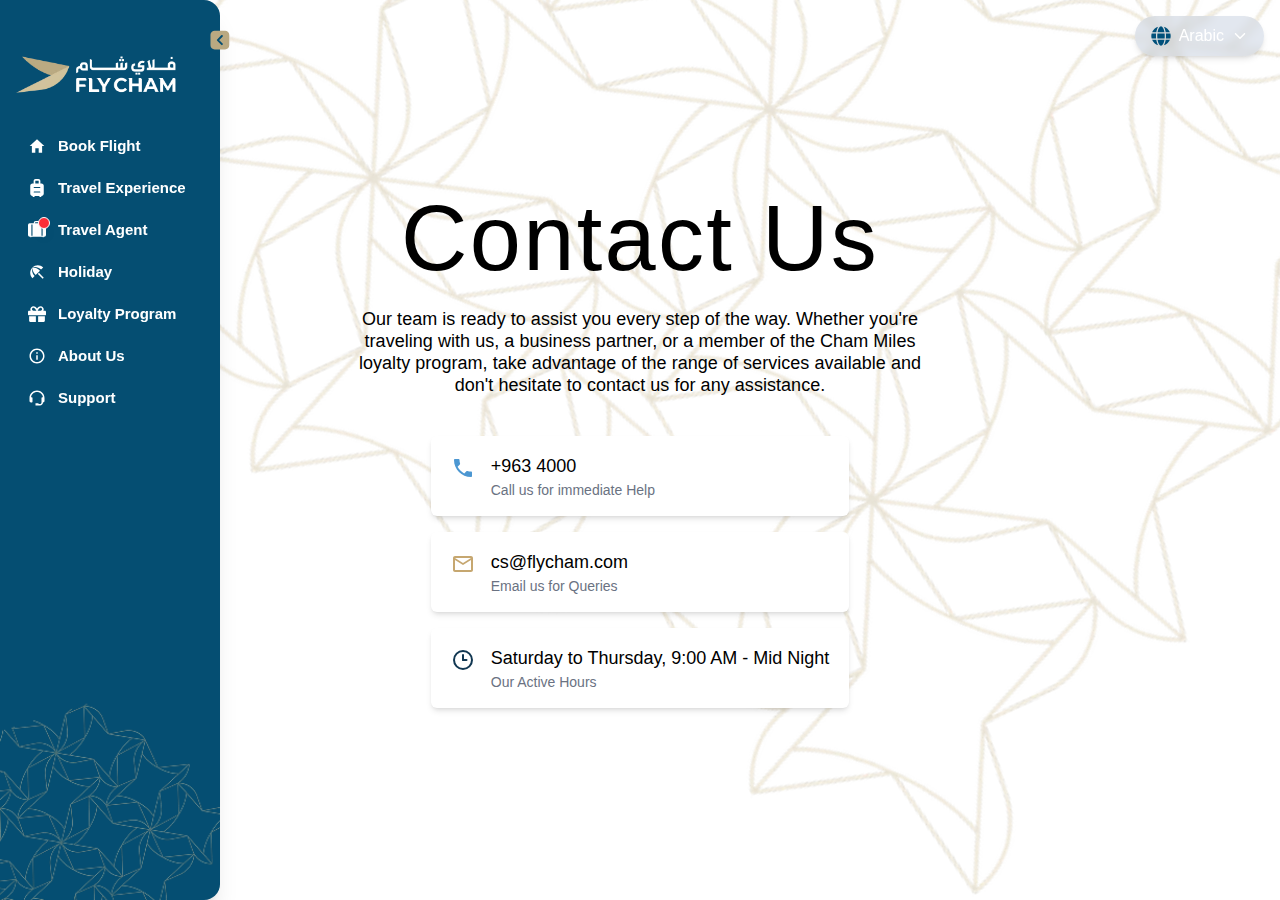
<file: contact.html>
<!DOCTYPE html><html dir="ltr"><head><meta charSet="utf-8"/><meta name="viewport" content="width=device-width, initial-scale=1"/><link rel="stylesheet" href="/_next/static/css/862aad4ccb5c8fa5.css" data-precedence="next"/><link rel="stylesheet" href="/_next/static/css/c66e46f533e6f7b8.css" data-precedence="next"/><link rel="stylesheet" href="/_next/static/css/ba9770fa3814f3b4.css" data-precedence="next"/><link rel="preload" as="script" fetchPriority="low" href="/_next/static/chunks/webpack-e1d38e6119d111af.js"/><script src="/_next/static/chunks/4bd1b696-509248686d506ff4.js" async=""></script><script src="/_next/static/chunks/684-f246e06793879704.js" async=""></script><script src="/_next/static/chunks/main-app-75f8074ba6c11252.js" async=""></script><script src="/_next/static/chunks/795d4814-10ad73dbefe21481.js" async=""></script><script src="/_next/static/chunks/f8025e75-7ab4a92941007db4.js" async=""></script><script src="/_next/static/chunks/766-be7c44dab299881f.js" async=""></script><script src="/_next/static/chunks/app/contact/page-849a23684190479c.js" async=""></script><script src="/_next/static/chunks/53c13509-97f46e76a31ba8ff.js" async=""></script><script src="/_next/static/chunks/8e1d74a4-e51200c3a4bea0a2.js" async=""></script><script src="/_next/static/chunks/5e22fd23-812158e93159bd34.js" async=""></script><script src="/_next/static/chunks/0e762574-0272459d90c9a7c0.js" async=""></script><script src="/_next/static/chunks/3d47b92a-2be6a6d6cc62083e.js" async=""></script><script src="/_next/static/chunks/984-d6e842230c930395.js" async=""></script><script src="/_next/static/chunks/app/layout-2fabfab358c83869.js" async=""></script><link rel="preload" href="https://www.googletagmanager.com/gtag/js?id=G-JSMC8W0ERV" as="script"/><title>Fly Cham</title><meta name="description" content="fly cham Choose Excellence"/><link rel="icon" href="/tabicon.png"/><script>document.querySelectorAll('body link[rel="icon"], body link[rel="apple-touch-icon"]').forEach(el => document.head.appendChild(el))</script><script src="/_next/static/chunks/polyfills-42372ed130431b0a.js" noModule=""></script></head><body class="__variable_5cfdac __variable_9a8899 antialiased"><section aria-label="Notifications alt+T" tabindex="-1" aria-live="polite" aria-relevant="additions text" aria-atomic="false"></section><noscript><iframe src="https://www.googletagmanager.com/ns.html?id=GTM-TKHJ4V8W" height="0" width="0" style="display:none;visibility:hidden"></iframe></noscript><div class="hidden xl:block"><div class="fixed left-0 h-screen bg-main text-white flex flex-col justify-between transition-all duration-300 shadow-xl rounded-r-2xl z-50 xl:pt-8" style="width:220px"><div class=" h-120 py-6 px-4"><div class="absolute top-[30px] right-[-10px] cursor-pointer transition-transform duration-300"><img alt="Fly Cham arrow" loading="lazy" width="20" height="20" decoding="async" data-nimg="1" class=" transition-transform duration-300" style="color:transparent" src="/_next/static/media/arrow.153ef648.svg"/></div><div class="absolute bottom-0 left-0 w-full overflow-hidden rounded-br-[16px]"><img alt="Fly Cham pattern" loading="lazy" width="250" height="250" decoding="async" data-nimg="1" class=" w-full h-full" style="color:transparent" src="/_next/static/media/pattern.7889791f.webp"/></div><div class="space-y-6"><div class="flex items-center justify-between"><img alt="Fly Cham Logo" loading="lazy" width="160" height="40" decoding="async" data-nimg="1" class="cursor-pointer" style="color:transparent" src="/_next/static/media/logo.74db1cd7.webp"/></div><nav class="flex flex-col gap-2 mt-9"><button class="w-full flex items-center gap-3 py-2 px-3 rounded-md text-white hover:bg-secondary hover:text-white transition font-semibold" style="font-family:Montserrat, sans-serif;font-size:15px;font-style:normal;line-height:15.791px"><div class="flex items-center relative"><span class="text-lg relative"><svg stroke="currentColor" fill="currentColor" stroke-width="0" viewBox="0 0 512 512" height="1em" width="1em" xmlns="http://www.w3.org/2000/svg"><path d="M208 448V320h96v128h97.6V256H464L256 64 48 256h62.4v192z"></path></svg></span><span class="cursor-pointer transition-opacity duration-300 whitespace-nowrap ml-3 opacity-100 delay-100">Book Flight</span></div></button><button class="w-full flex items-center gap-3 py-2 px-3 rounded-md text-white hover:bg-secondary hover:text-white transition font-semibold" style="font-family:Montserrat, sans-serif;font-size:15px;font-style:normal;line-height:15.791px"><div class="flex items-center relative"><span class="text-lg relative"><svg stroke="currentColor" fill="currentColor" stroke-width="0" viewBox="0 0 384 512" height="1em" width="1em" xmlns="http://www.w3.org/2000/svg"><path d="M144 56c0-4.4 3.6-8 8-8l80 0c4.4 0 8 3.6 8 8l0 72-96 0 0-72zm176 72l-32 0 0-72c0-30.9-25.1-56-56-56L152 0C121.1 0 96 25.1 96 56l0 72-32 0c-35.3 0-64 28.7-64 64L0 416c0 35.3 28.7 64 64 64c0 17.7 14.3 32 32 32s32-14.3 32-32l128 0c0 17.7 14.3 32 32 32s32-14.3 32-32c35.3 0 64-28.7 64-64l0-224c0-35.3-28.7-64-64-64zM112 224l160 0c8.8 0 16 7.2 16 16s-7.2 16-16 16l-160 0c-8.8 0-16-7.2-16-16s7.2-16 16-16zm0 128l160 0c8.8 0 16 7.2 16 16s-7.2 16-16 16l-160 0c-8.8 0-16-7.2-16-16s7.2-16 16-16z"></path></svg></span><span class="cursor-pointer transition-opacity duration-300 whitespace-nowrap ml-3 opacity-100 delay-100">Travel Experience</span></div></button><button class="w-full flex items-center gap-3 py-2 px-3 rounded-md text-white hover:bg-secondary hover:text-white transition font-semibold" style="font-family:Montserrat, sans-serif;font-size:15px;font-style:normal;line-height:15.791px"><div class="flex items-center relative"><span class="text-lg relative"><svg stroke="currentColor" fill="currentColor" stroke-width="0" viewBox="0 0 16 16" height="1em" width="1em" xmlns="http://www.w3.org/2000/svg"><path d="M7 0a2 2 0 0 0-2 2H1.5A1.5 1.5 0 0 0 0 3.5v9A1.5 1.5 0 0 0 1.5 14H2a.5.5 0 0 0 1 0h10a.5.5 0 0 0 1 0h.5a1.5 1.5 0 0 0 1.5-1.5v-9A1.5 1.5 0 0 0 14.5 2H11a2 2 0 0 0-2-2zM6 2a1 1 0 0 1 1-1h2a1 1 0 0 1 1 1zM3 13V3h1v10zm9 0V3h1v10z"></path></svg><span class="absolute -top-1 -right-1 w-3 h-3 bg-red-500 rounded-full border border-white shadow-lg"></span></span><span class="cursor-pointer transition-opacity duration-300 whitespace-nowrap ml-3 opacity-100 delay-100">Travel Agent</span></div></button><button class="w-full flex items-center gap-3 py-2 px-3 rounded-md text-white hover:bg-secondary hover:text-white transition font-semibold" style="font-family:Montserrat, sans-serif;font-size:15px;font-style:normal;line-height:15.791px"><div class="flex items-center relative"><span class="text-lg relative"><svg stroke="currentColor" fill="currentColor" stroke-width="0" viewBox="0 0 24 24" height="1em" width="1em" xmlns="http://www.w3.org/2000/svg"><path fill="none" d="M0 0h24v24H0z"></path><path d="m13.127 14.56 1.43-1.43 6.44 6.443L19.57 21zm4.293-5.73 2.86-2.86c-3.95-3.95-10.35-3.96-14.3-.02 3.93-1.3 8.31-.25 11.44 2.88zM5.95 5.98c-3.94 3.95-3.93 10.35.02 14.3l2.86-2.86C5.7 14.29 4.65 9.91 5.95 5.98zm.02-.02-.01.01c-.38 3.01 1.17 6.88 4.3 10.02l5.73-5.73c-3.13-3.13-7.01-4.68-10.02-4.3z"></path></svg></span><span class="cursor-pointer transition-opacity duration-300 whitespace-nowrap ml-3 opacity-100 delay-100">Holiday</span></div></button><button class="w-full flex items-center gap-3 py-2 px-3 rounded-md text-white hover:bg-secondary hover:text-white transition font-semibold" style="font-family:Montserrat, sans-serif;font-size:15px;font-style:normal;line-height:15.791px"><div class="flex items-center relative"><span class="text-lg relative"><svg stroke="currentColor" fill="currentColor" stroke-width="0" viewBox="0 0 512 512" height="1em" width="1em" xmlns="http://www.w3.org/2000/svg"><path d="M32 448c0 17.7 14.3 32 32 32h160V320H32v128zm256 32h160c17.7 0 32-14.3 32-32V320H288v160zm192-320h-42.1c6.2-12.1 10.1-25.5 10.1-40 0-48.5-39.5-88-88-88-41.6 0-68.5 21.3-103 68.3-34.5-47-61.4-68.3-103-68.3-48.5 0-88 39.5-88 88 0 14.5 3.8 27.9 10.1 40H32c-17.7 0-32 14.3-32 32v80c0 8.8 7.2 16 16 16h480c8.8 0 16-7.2 16-16v-80c0-17.7-14.3-32-32-32zm-326.1 0c-22.1 0-40-17.9-40-40s17.9-40 40-40c19.9 0 34.6 3.3 86.1 80h-86.1zm206.1 0h-86.1c51.4-76.5 65.7-80 86.1-80 22.1 0 40 17.9 40 40s-17.9 40-40 40z"></path></svg></span><span class="cursor-pointer transition-opacity duration-300 whitespace-nowrap ml-3 opacity-100 delay-100">Loyalty Program</span></div></button><button class="w-full flex items-center gap-3 py-2 px-3 rounded-md text-white hover:bg-secondary hover:text-white transition font-semibold" style="font-family:Montserrat, sans-serif;font-size:15px;font-style:normal;line-height:15.791px"><div class="flex items-center relative"><span class="text-lg relative"><svg stroke="currentColor" fill="currentColor" stroke-width="0" viewBox="0 0 24 24" height="1em" width="1em" xmlns="http://www.w3.org/2000/svg"><path fill="none" d="M0 0h24v24H0V0z"></path><path d="M11 7h2v2h-2V7zm0 4h2v6h-2v-6zm1-9C6.48 2 2 6.48 2 12s4.48 10 10 10 10-4.48 10-10S17.52 2 12 2zm0 18c-4.41 0-8-3.59-8-8s3.59-8 8-8 8 3.59 8 8-3.59 8-8 8z"></path></svg></span><span class="cursor-pointer transition-opacity duration-300 whitespace-nowrap ml-3 opacity-100 delay-100">About Us</span></div></button><button class="w-full flex items-center gap-3 py-2 px-3 rounded-md text-white hover:bg-secondary hover:text-white transition font-semibold" style="font-family:Montserrat, sans-serif;font-size:15px;font-style:normal;line-height:15.791px"><div class="flex items-center relative"><span class="text-lg relative"><svg stroke="currentColor" fill="currentColor" stroke-width="0" viewBox="0 0 24 24" height="1em" width="1em" xmlns="http://www.w3.org/2000/svg"><path d="M12 2C6.486 2 2 6.486 2 12v4.143C2 17.167 2.897 18 4 18h1a1 1 0 0 0 1-1v-5.143a1 1 0 0 0-1-1h-.908C4.648 6.987 7.978 4 12 4s7.352 2.987 7.908 6.857H19a1 1 0 0 0-1 1V18c0 1.103-.897 2-2 2h-2v-1h-4v3h6c2.206 0 4-1.794 4-4 1.103 0 2-.833 2-1.857V12c0-5.514-4.486-10-10-10z"></path></svg></span><span class="cursor-pointer transition-opacity duration-300 whitespace-nowrap ml-3 opacity-100 delay-100">Support</span></div></button></nav></div></div></div></div><section class="w-full min-h-screen bg-white relative overflow-hidden"><div class="absolute top-0 left-1/2 transform -translate-x-1/2 w-250 opacity-80 z-0 pointer-events-none" style="transform:rotate(-24deg);scale:1.6"><img alt="Pattern" loading="lazy" width="850" height="705" decoding="async" data-nimg="1" class="w-full object-contain" style="color:transparent" src="/_next/static/media/pattern.4d793392.webp"/></div><div class="relative z-10 flex flex-col items-center justify-center text-center px-6 min-h-screen"><h1 class="text-[42px] sm:text-[60px] md:text-[72px] lg:text-[92px] font-light text-black leading-none tracking-wide mb-6">Contact Us</h1><p class="text-[16px] sm:text-[18px] text-black font-light leading-[22px] tracking-[0.04px] max-w-xl mb-10">Our team is ready to assist you every step of the way. Whether you&#x27;re traveling with us, a business partner, or a member of the Cham Miles loyalty program, take advantage of the range of services available and don&#x27;t hesitate to contact us for any assistance.</p><div class="space-y-4"><div class="flex items-start gap-4 bg-white rounded-md px-5 py-4 shadow-md w-full max-w-md text-left"><svg stroke="currentColor" fill="currentColor" stroke-width="0" viewBox="0 0 24 24" class="text-[#4C97D2] text-2xl mt-1" height="1em" width="1em" xmlns="http://www.w3.org/2000/svg"><path fill="none" d="M0 0h24v24H0z"></path><path d="M6.62 10.79c1.44 2.83 3.76 5.14 6.59 6.59l2.2-2.2c.27-.27.67-.36 1.02-.24 1.12.37 2.33.57 3.57.57.55 0 1 .45 1 1V20c0 .55-.45 1-1 1-9.39 0-17-7.61-17-17 0-.55.45-1 1-1h3.5c.55 0 1 .45 1 1 0 1.25.2 2.45.57 3.57.11.35.03.74-.25 1.02l-2.2 2.2z"></path></svg><div><div class="text-black text-lg">+963 4000</div><div class="text-gray-500 text-sm">Call us for immediate Help</div></div></div><div class="flex items-start gap-4 bg-white rounded-md px-5 py-4 shadow-md w-full max-w-md text-left"><svg stroke="currentColor" fill="currentColor" stroke-width="0" viewBox="0 0 24 24" class="text-[#C6A770] text-2xl mt-1" height="1em" width="1em" xmlns="http://www.w3.org/2000/svg"><path fill="none" d="M0 0h24v24H0V0z"></path><path d="M20 4H4c-1.1 0-1.99.9-1.99 2L2 18c0 1.1.9 2 2 2h16c1.1 0 2-.9 2-2V6c0-1.1-.9-2-2-2zm0 14H4V8l8 5 8-5v10zm-8-7L4 6h16l-8 5z"></path></svg><div><div class="text-black text-lg">cs@flycham.com</div><div class="text-gray-500 text-sm">Email us for Queries</div></div></div><div class="flex items-start gap-4 bg-white rounded-md px-5 py-4 shadow-md w-full max-w-md text-left"><svg stroke="currentColor" fill="none" stroke-width="2" viewBox="0 0 24 24" stroke-linecap="round" stroke-linejoin="round" class="text-[#113752] text-2xl mt-1" height="1em" width="1em" xmlns="http://www.w3.org/2000/svg"><path d="M12 12m-9 0a9 9 0 1 0 18 0a9 9 0 1 0 -18 0"></path><path d="M12 12h3.5"></path><path d="M12 7v5"></path></svg><div><div class="text-black text-lg">Saturday to Thursday, 9:00 AM - Mid Night</div><div class="text-gray-500 text-sm">Our Active Hours</div></div></div></div></div></section><!--$--><!--/$--><!--$--><!--/$--><div class="block xl:hidden"><div class="fixed bottom-0 left-0 right-0 z-50 bg-[#075377] h-16 rounded-t-2xl flex items-center justify-between px-6 shadow-lg "><button class="text-white text-xl cursor-pointer"><svg stroke="currentColor" fill="currentColor" stroke-width="0" viewBox="0 0 448 512" height="1em" width="1em" xmlns="http://www.w3.org/2000/svg"><path d="M16 132h416c8.837 0 16-7.163 16-16V76c0-8.837-7.163-16-16-16H16C7.163 60 0 67.163 0 76v40c0 8.837 7.163 16 16 16zm0 160h416c8.837 0 16-7.163 16-16v-40c0-8.837-7.163-16-16-16H16c-8.837 0-16 7.163-16 16v40c0 8.837 7.163 16 16 16zm0 160h416c8.837 0 16-7.163 16-16v-40c0-8.837-7.163-16-16-16H16c-8.837 0-16 7.163-16 16v40c0 8.837 7.163 16 16 16z"></path></svg></button><div class="relative w-20 h-6"><img alt="Logo" loading="lazy" decoding="async" data-nimg="fill" class="object-contain" style="position:absolute;height:100%;width:100%;left:0;top:0;right:0;bottom:0;color:transparent" src="/_next/static/media/logo.74db1cd7.webp"/></div><button class="w-8 h-8 bg-white rounded-full flex items-center justify-center"><svg stroke="currentColor" fill="currentColor" stroke-width="0" viewBox="0 0 496 512" class="text-[#075377] text-sm" height="1em" width="1em" xmlns="http://www.w3.org/2000/svg"><path d="M336.5 160C322 70.7 287.8 8 248 8s-74 62.7-88.5 152h177zM152 256c0 22.2 1.2 43.5 3.3 64h185.3c2.1-20.5 3.3-41.8 3.3-64s-1.2-43.5-3.3-64H155.3c-2.1 20.5-3.3 41.8-3.3 64zm324.7-96c-28.6-67.9-86.5-120.4-158-141.6 24.4 33.8 41.2 84.7 50 141.6h108zM177.2 18.4C105.8 39.6 47.8 92.1 19.3 160h108c8.7-56.9 25.5-107.8 49.9-141.6zM487.4 192H372.7c2.1 21 3.3 42.5 3.3 64s-1.2 43-3.3 64h114.6c5.5-20.5 8.6-41.8 8.6-64s-3.1-43.5-8.5-64zM120 256c0-21.5 1.2-43 3.3-64H8.6C3.2 212.5 0 233.8 0 256s3.2 43.5 8.6 64h114.6c-2-21-3.2-42.5-3.2-64zm39.5 96c14.5 89.3 48.7 152 88.5 152s74-62.7 88.5-152h-177zm159.3 141.6c71.4-21.2 129.4-73.7 158-141.6h-108c-8.8 56.9-25.6 107.8-50 141.6zM19.3 352c28.6 67.9 86.5 120.4 158 141.6-24.4-33.8-41.2-84.7-50-141.6h-108z"></path></svg></button></div><div class="w-full fixed bottom-0 left-0 right-0 bg-main z-50 transition-transform duration-300 translate-y-full rounded-t-2xl"><div class="flex items-center justify-between px-4 pt-4"><button class="text-white text-xl cursor-pointer"><svg stroke="currentColor" fill="currentColor" stroke-width="0" viewBox="0 0 448 512" height="1em" width="1em" xmlns="http://www.w3.org/2000/svg"><path d="M16 132h416c8.837 0 16-7.163 16-16V76c0-8.837-7.163-16-16-16H16C7.163 60 0 67.163 0 76v40c0 8.837 7.163 16 16 16zm0 160h416c8.837 0 16-7.163 16-16v-40c0-8.837-7.163-16-16-16H16c-8.837 0-16 7.163-16 16v40c0 8.837 7.163 16 16 16zm0 160h416c8.837 0 16-7.163 16-16v-40c0-8.837-7.163-16-16-16H16c-8.837 0-16 7.163-16 16v40c0 8.837 7.163 16 16 16z"></path></svg></button><img alt="Logo" loading="lazy" width="267" height="62" decoding="async" data-nimg="1" class="w-20 h-auto" style="color:transparent" src="/_next/static/media/logo.74db1cd7.webp"/><button class="w-8 h-8 bg-white rounded-full flex items-center justify-center"><svg stroke="currentColor" fill="currentColor" stroke-width="0" viewBox="0 0 496 512" class="text-[#075377] text-sm" height="1em" width="1em" xmlns="http://www.w3.org/2000/svg"><path d="M336.5 160C322 70.7 287.8 8 248 8s-74 62.7-88.5 152h177zM152 256c0 22.2 1.2 43.5 3.3 64h185.3c2.1-20.5 3.3-41.8 3.3-64s-1.2-43.5-3.3-64H155.3c-2.1 20.5-3.3 41.8-3.3 64zm324.7-96c-28.6-67.9-86.5-120.4-158-141.6 24.4 33.8 41.2 84.7 50 141.6h108zM177.2 18.4C105.8 39.6 47.8 92.1 19.3 160h108c8.7-56.9 25.5-107.8 49.9-141.6zM487.4 192H372.7c2.1 21 3.3 42.5 3.3 64s-1.2 43-3.3 64h114.6c5.5-20.5 8.6-41.8 8.6-64s-3.1-43.5-8.5-64zM120 256c0-21.5 1.2-43 3.3-64H8.6C3.2 212.5 0 233.8 0 256s3.2 43.5 8.6 64h114.6c-2-21-3.2-42.5-3.2-64zm39.5 96c14.5 89.3 48.7 152 88.5 152s74-62.7 88.5-152h-177zm159.3 141.6c71.4-21.2 129.4-73.7 158-141.6h-108c-8.8 56.9-25.6 107.8-50 141.6zM19.3 352c28.6 67.9 86.5 120.4 158 141.6-24.4-33.8-41.2-84.7-50-141.6h-108z"></path></svg></button></div><div class="mt-4"><nav class="flex flex-col px-6 py-4 space-y-3 text-white text-sm font-medium"><div class="cursor-pointer flex items-center gap-2 px-4 py-2 rounded-md hover:bg-secondary"><span class="text-lg relative"><svg stroke="currentColor" fill="currentColor" stroke-width="0" viewBox="0 0 512 512" height="1em" width="1em" xmlns="http://www.w3.org/2000/svg"><path d="M208 448V320h96v128h97.6V256H464L256 64 48 256h62.4v192z"></path></svg></span><span class="text-base">Book Flight</span></div><div class="cursor-pointer flex items-center gap-2 px-4 py-2 rounded-md hover:bg-secondary"><span class="text-lg relative"><svg stroke="currentColor" fill="currentColor" stroke-width="0" viewBox="0 0 384 512" height="1em" width="1em" xmlns="http://www.w3.org/2000/svg"><path d="M144 56c0-4.4 3.6-8 8-8l80 0c4.4 0 8 3.6 8 8l0 72-96 0 0-72zm176 72l-32 0 0-72c0-30.9-25.1-56-56-56L152 0C121.1 0 96 25.1 96 56l0 72-32 0c-35.3 0-64 28.7-64 64L0 416c0 35.3 28.7 64 64 64c0 17.7 14.3 32 32 32s32-14.3 32-32l128 0c0 17.7 14.3 32 32 32s32-14.3 32-32c35.3 0 64-28.7 64-64l0-224c0-35.3-28.7-64-64-64zM112 224l160 0c8.8 0 16 7.2 16 16s-7.2 16-16 16l-160 0c-8.8 0-16-7.2-16-16s7.2-16 16-16zm0 128l160 0c8.8 0 16 7.2 16 16s-7.2 16-16 16l-160 0c-8.8 0-16-7.2-16-16s7.2-16 16-16z"></path></svg></span><span class="text-base">Travel Experience</span></div><div class="cursor-pointer flex items-center gap-2 px-4 py-2 rounded-md hover:bg-secondary"><span class="text-lg relative"><svg stroke="currentColor" fill="currentColor" stroke-width="0" viewBox="0 0 16 16" height="1em" width="1em" xmlns="http://www.w3.org/2000/svg"><path d="M7 0a2 2 0 0 0-2 2H1.5A1.5 1.5 0 0 0 0 3.5v9A1.5 1.5 0 0 0 1.5 14H2a.5.5 0 0 0 1 0h10a.5.5 0 0 0 1 0h.5a1.5 1.5 0 0 0 1.5-1.5v-9A1.5 1.5 0 0 0 14.5 2H11a2 2 0 0 0-2-2zM6 2a1 1 0 0 1 1-1h2a1 1 0 0 1 1 1zM3 13V3h1v10zm9 0V3h1v10z"></path></svg><span class="absolute -top-1 -right-1 w-3 h-3 bg-red-500 rounded-full border border-white shadow-lg"></span></span><span class="text-base">Travel Agent</span></div><div class="cursor-pointer flex items-center gap-2 px-4 py-2 rounded-md hover:bg-secondary"><span class="text-lg relative"><svg stroke="currentColor" fill="currentColor" stroke-width="0" viewBox="0 0 24 24" height="1em" width="1em" xmlns="http://www.w3.org/2000/svg"><path fill="none" d="M0 0h24v24H0z"></path><path d="m13.127 14.56 1.43-1.43 6.44 6.443L19.57 21zm4.293-5.73 2.86-2.86c-3.95-3.95-10.35-3.96-14.3-.02 3.93-1.3 8.31-.25 11.44 2.88zM5.95 5.98c-3.94 3.95-3.93 10.35.02 14.3l2.86-2.86C5.7 14.29 4.65 9.91 5.95 5.98zm.02-.02-.01.01c-.38 3.01 1.17 6.88 4.3 10.02l5.73-5.73c-3.13-3.13-7.01-4.68-10.02-4.3z"></path></svg></span><span class="text-base">Holiday</span></div><div class="cursor-pointer flex items-center gap-2 px-4 py-2 rounded-md hover:bg-secondary"><span class="text-lg relative"><svg stroke="currentColor" fill="currentColor" stroke-width="0" viewBox="0 0 512 512" height="1em" width="1em" xmlns="http://www.w3.org/2000/svg"><path d="M32 448c0 17.7 14.3 32 32 32h160V320H32v128zm256 32h160c17.7 0 32-14.3 32-32V320H288v160zm192-320h-42.1c6.2-12.1 10.1-25.5 10.1-40 0-48.5-39.5-88-88-88-41.6 0-68.5 21.3-103 68.3-34.5-47-61.4-68.3-103-68.3-48.5 0-88 39.5-88 88 0 14.5 3.8 27.9 10.1 40H32c-17.7 0-32 14.3-32 32v80c0 8.8 7.2 16 16 16h480c8.8 0 16-7.2 16-16v-80c0-17.7-14.3-32-32-32zm-326.1 0c-22.1 0-40-17.9-40-40s17.9-40 40-40c19.9 0 34.6 3.3 86.1 80h-86.1zm206.1 0h-86.1c51.4-76.5 65.7-80 86.1-80 22.1 0 40 17.9 40 40s-17.9 40-40 40z"></path></svg></span><span class="text-base">Loyalty Program</span></div><div class="cursor-pointer flex items-center gap-2 px-4 py-2 rounded-md hover:bg-secondary"><span class="text-lg relative"><svg stroke="currentColor" fill="currentColor" stroke-width="0" viewBox="0 0 24 24" height="1em" width="1em" xmlns="http://www.w3.org/2000/svg"><path fill="none" d="M0 0h24v24H0V0z"></path><path d="M11 7h2v2h-2V7zm0 4h2v6h-2v-6zm1-9C6.48 2 2 6.48 2 12s4.48 10 10 10 10-4.48 10-10S17.52 2 12 2zm0 18c-4.41 0-8-3.59-8-8s3.59-8 8-8 8 3.59 8 8-3.59 8-8 8z"></path></svg></span><span class="text-base">About Us</span></div><div class="cursor-pointer flex items-center gap-2 px-4 py-2 rounded-md hover:bg-secondary"><span class="text-lg relative"><svg stroke="currentColor" fill="currentColor" stroke-width="0" viewBox="0 0 24 24" height="1em" width="1em" xmlns="http://www.w3.org/2000/svg"><path d="M12 2C6.486 2 2 6.486 2 12v4.143C2 17.167 2.897 18 4 18h1a1 1 0 0 0 1-1v-5.143a1 1 0 0 0-1-1h-.908C4.648 6.987 7.978 4 12 4s7.352 2.987 7.908 6.857H19a1 1 0 0 0-1 1V18c0 1.103-.897 2-2 2h-2v-1h-4v3h6c2.206 0 4-1.794 4-4 1.103 0 2-.833 2-1.857V12c0-5.514-4.486-10-10-10z"></path></svg></span><span class="text-base">Support</span></div></nav></div></div></div><div class="absolute top-4 right-4 z-50"><button class="flex items-center space-x-2 px-4 py-2 text-white shadow-md" style="border-radius:74px;background:rgba(108, 134, 177, 0.20);backdrop-filter:blur(5px);-webkit-backdrop-filter:blur(5px)"><svg stroke="currentColor" fill="currentColor" stroke-width="0" viewBox="0 0 496 512" class="text-[#00507A]" height="20" width="20" xmlns="http://www.w3.org/2000/svg"><path d="M336.5 160C322 70.7 287.8 8 248 8s-74 62.7-88.5 152h177zM152 256c0 22.2 1.2 43.5 3.3 64h185.3c2.1-20.5 3.3-41.8 3.3-64s-1.2-43.5-3.3-64H155.3c-2.1 20.5-3.3 41.8-3.3 64zm324.7-96c-28.6-67.9-86.5-120.4-158-141.6 24.4 33.8 41.2 84.7 50 141.6h108zM177.2 18.4C105.8 39.6 47.8 92.1 19.3 160h108c8.7-56.9 25.5-107.8 49.9-141.6zM487.4 192H372.7c2.1 21 3.3 42.5 3.3 64s-1.2 43-3.3 64h114.6c5.5-20.5 8.6-41.8 8.6-64s-3.1-43.5-8.5-64zM120 256c0-21.5 1.2-43 3.3-64H8.6C3.2 212.5 0 233.8 0 256s3.2 43.5 8.6 64h114.6c-2-21-3.2-42.5-3.2-64zm39.5 96c14.5 89.3 48.7 152 88.5 152s74-62.7 88.5-152h-177zm159.3 141.6c71.4-21.2 129.4-73.7 158-141.6h-108c-8.8 56.9-25.6 107.8-50 141.6zM19.3 352c28.6 67.9 86.5 120.4 158 141.6-24.4-33.8-41.2-84.7-50-141.6h-108z"></path></svg><span>Arabic</span><svg stroke="currentColor" fill="currentColor" stroke-width="0" viewBox="0 0 512 512" height="1em" width="1em" xmlns="http://www.w3.org/2000/svg"><path d="M256 294.1L383 167c9.4-9.4 24.6-9.4 33.9 0s9.3 24.6 0 34L273 345c-9.1 9.1-23.7 9.3-33.1.7L95 201.1c-4.7-4.7-7-10.9-7-17s2.3-12.3 7-17c9.4-9.4 24.6-9.4 33.9 0l127.1 127z"></path></svg></button></div><script src="/_next/static/chunks/webpack-e1d38e6119d111af.js" async=""></script><script>(self.__next_f=self.__next_f||[]).push([0])</script><script>self.__next_f.push([1,"1:\"$Sreact.fragment\"\n3:I[7555,[],\"\"]\n4:I[1295,[],\"\"]\n5:I[894,[],\"ClientPageRoot\"]\n6:I[5608,[\"479\",\"static/chunks/795d4814-10ad73dbefe21481.js\",\"897\",\"static/chunks/f8025e75-7ab4a92941007db4.js\",\"766\",\"static/chunks/766-be7c44dab299881f.js\",\"977\",\"static/chunks/app/contact/page-849a23684190479c.js\"],\"default\"]\n9:I[9665,[],\"MetadataBoundary\"]\nb:I[9665,[],\"OutletBoundary\"]\ne:I[4911,[],\"AsyncMetadataOutlet\"]\n10:I[9665,[],\"ViewportBoundary\"]\n12:I[6614,[],\"\"]\n:HL[\"/_next/static/css/862aad4ccb5c8fa5.css\",\"style\"]\n:HL[\"/_next/static/css/c66e46f533e6f7b8.css\",\"style\"]\n:HL[\"/_next/static/css/ba9770fa3814f3b4.css\",\"style\"]\n0:{\"P\":null,\"b\":\"QM92rncNt1lpSw_5SJxd5\",\"p\":\"\",\"c\":[\"\",\"contact\"],\"i\":false,\"f\":[[[\"\",{\"children\":[\"contact\",{\"children\":[\"__PAGE__\",{}]}]},\"$undefined\",\"$undefined\",true],[\"\",[\"$\",\"$1\",\"c\",{\"children\":[[[\"$\",\"link\",\"0\",{\"rel\":\"stylesheet\",\"href\":\"/_next/static/css/862aad4ccb5c8fa5.css\",\"precedence\":\"next\",\"crossOrigin\":\"$undefined\",\"nonce\":\"$undefined\"}],[\"$\",\"link\",\"1\",{\"rel\":\"stylesheet\",\"href\":\"/_next/static/css/c66e46f533e6f7b8.css\",\"precedence\":\"next\",\"crossOrigin\":\"$undefined\",\"nonce\":\"$undefined\"}],[\"$\",\"link\",\"2\",{\"rel\":\"stylesheet\",\"href\":\"/_next/static/css/ba9770fa3814f3b4.css\",\"precedence\":\"next\",\"crossOrigin\":\"$undefined\",\"nonce\":\"$undefined\"}]],\"$L2\"]}],{\"children\":[\"contact\",[\"$\",\"$1\",\"c\",{\"children\":[null,[\"$\",\"$L3\",null,{\"parallelRouterKey\":\"children\",\"error\":\"$undefined\",\"errorStyles\":\"$undefined\",\"errorScripts\":\"$undefined\",\"template\":[\"$\",\"$L4\",null,{}],\"templateStyles\":\"$undefined\",\"templateScripts\":\"$undefined\",\"notFound\":\"$undefined\",\"forbidden\":\"$undefined\",\"unauthorized\":\"$undefined\"}]]}],{\"children\":[\"__PAGE__\",[\"$\",\"$1\",\"c\",{\"children\":[[\"$\",\"$L5\",null,{\"Component\":\"$6\",\"searchParams\":{},\"params\":{},\"promises\":[\"$@7\",\"$@8\"]}],[\"$\",\"$L9\",null,{\"children\":\"$La\"}],null,[\"$\",\"$Lb\",null,{\"children\":[\"$Lc\",\"$Ld\",[\"$\",\"$Le\",null,{\"promise\":\"$@f\"}]]}]]}],{},null,false]},null,false]},null,false],[\"$\",\"$1\",\"h\",{\"children\":[null,[\"$\",\"$1\",\"uAg2cTsUjf2O9n9rob5F9\",{\"children\":[[\"$\",\"$L10\",nu"])</script><script>self.__next_f.push([1,"ll,{\"children\":\"$L11\"}],null]}],null]}],false]],\"m\":\"$undefined\",\"G\":[\"$12\",\"$undefined\"],\"s\":false,\"S\":true}\n"])</script><script>self.__next_f.push([1,"13:I[6671,[\"446\",\"static/chunks/53c13509-97f46e76a31ba8ff.js\",\"711\",\"static/chunks/8e1d74a4-e51200c3a4bea0a2.js\",\"479\",\"static/chunks/795d4814-10ad73dbefe21481.js\",\"206\",\"static/chunks/5e22fd23-812158e93159bd34.js\",\"87\",\"static/chunks/0e762574-0272459d90c9a7c0.js\",\"873\",\"static/chunks/3d47b92a-2be6a6d6cc62083e.js\",\"766\",\"static/chunks/766-be7c44dab299881f.js\",\"984\",\"static/chunks/984-d6e842230c930395.js\",\"177\",\"static/chunks/app/layout-2fabfab358c83869.js\"],\"Toaster\"]\n14:I[5574,[\"446\",\"static/chunks/53c13509-97f46e76a31ba8ff.js\",\"711\",\"static/chunks/8e1d74a4-e51200c3a4bea0a2.js\",\"479\",\"static/chunks/795d4814-10ad73dbefe21481.js\",\"206\",\"static/chunks/5e22fd23-812158e93159bd34.js\",\"87\",\"static/chunks/0e762574-0272459d90c9a7c0.js\",\"873\",\"static/chunks/3d47b92a-2be6a6d6cc62083e.js\",\"766\",\"static/chunks/766-be7c44dab299881f.js\",\"984\",\"static/chunks/984-d6e842230c930395.js\",\"177\",\"static/chunks/app/layout-2fabfab358c83869.js\"],\"default\"]\n15:\"$Sreact.suspense\"\n16:I[4911,[],\"AsyncMetadata\"]\n2:[\"$\",\"html\",null,{\"dir\":\"ltr\",\"children\":[[\"$\",\"$L13\",null,{\"richColors\":true}],[\"$\",\"body\",null,{\"className\":\"__variable_5cfdac __variable_9a8899 antialiased\",\"children\":[\"$\",\"$L14\",null,{\"children\":[\"$\",\"$L3\",null,{\"parallelRouterKey\":\"children\",\"error\":\"$undefined\",\"errorStyles\":\"$undefined\",\"errorScripts\":\"$undefined\",\"template\":[\"$\",\"$L4\",null,{}],\"templateStyles\":\"$undefined\",\"templateScripts\":\"$undefined\",\"notFound\":[[[\"$\",\"title\",null,{\"children\":\"404: This page could not be found.\"}],[\"$\",\"div\",null,{\"style\":{\"fontFamily\":\"system-ui,\\\"Segoe UI\\\",Roboto,Helvetica,Arial,sans-serif,\\\"Apple Color Emoji\\\",\\\"Segoe UI Emoji\\\"\",\"height\":\"100vh\",\"textAlign\":\"center\",\"display\":\"flex\",\"flexDirection\":\"column\",\"alignItems\":\"center\",\"justifyContent\":\"center\"},\"children\":[\"$\",\"div\",null,{\"children\":[[\"$\",\"style\",null,{\"dangerouslySetInnerHTML\":{\"__html\":\"body{color:#000;background:#fff;margin:0}.next-error-h1{border-right:1px solid rgba(0,0,0,.3)}@media (prefers-color-scheme:dark){body{color:#fff;background:#000}.next-error-h1{border-rig"])</script><script>self.__next_f.push([1,"ht:1px solid rgba(255,255,255,.3)}}\"}}],[\"$\",\"h1\",null,{\"className\":\"next-error-h1\",\"style\":{\"display\":\"inline-block\",\"margin\":\"0 20px 0 0\",\"padding\":\"0 23px 0 0\",\"fontSize\":24,\"fontWeight\":500,\"verticalAlign\":\"top\",\"lineHeight\":\"49px\"},\"children\":404}],[\"$\",\"div\",null,{\"style\":{\"display\":\"inline-block\"},\"children\":[\"$\",\"h2\",null,{\"style\":{\"fontSize\":14,\"fontWeight\":400,\"lineHeight\":\"49px\",\"margin\":0},\"children\":\"This page could not be found.\"}]}]]}]}]],[]],\"forbidden\":\"$undefined\",\"unauthorized\":\"$undefined\"}]}]}]]}]\n7:{}\n8:{}\na:[\"$\",\"$15\",null,{\"fallback\":null,\"children\":[\"$\",\"$L16\",null,{\"promise\":\"$@17\"}]}]\n"])</script><script>self.__next_f.push([1,"d:null\n"])</script><script>self.__next_f.push([1,"11:[[\"$\",\"meta\",\"0\",{\"charSet\":\"utf-8\"}],[\"$\",\"meta\",\"1\",{\"name\":\"viewport\",\"content\":\"width=device-width, initial-scale=1\"}]]\nc:null\n"])</script><script>self.__next_f.push([1,"17:{\"metadata\":[[\"$\",\"title\",\"0\",{\"children\":\"Fly Cham\"}],[\"$\",\"meta\",\"1\",{\"name\":\"description\",\"content\":\"fly cham Choose Excellence\"}],[\"$\",\"link\",\"2\",{\"rel\":\"icon\",\"href\":\"/tabicon.png\"}]],\"error\":null,\"digest\":\"$undefined\"}\nf:{\"metadata\":\"$17:metadata\",\"error\":null,\"digest\":\"$undefined\"}\n"])</script></body></html>
</file>
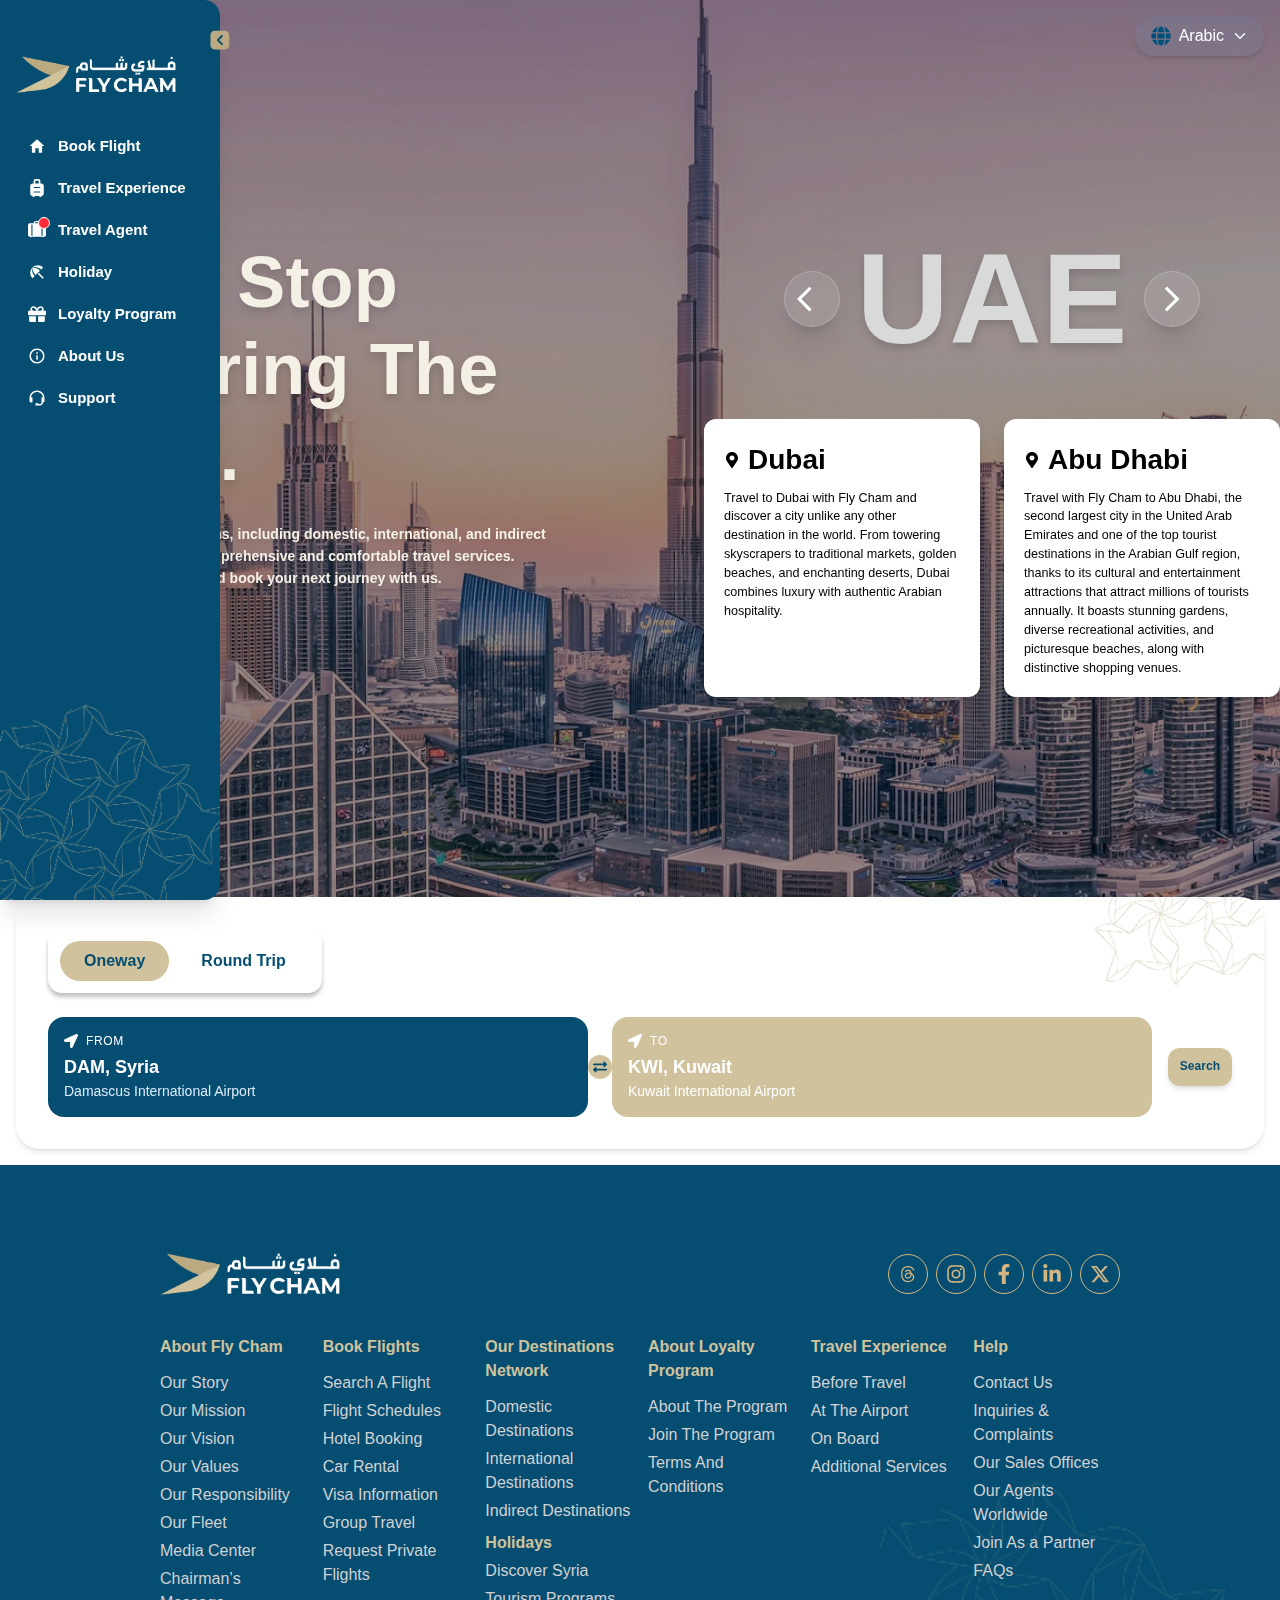
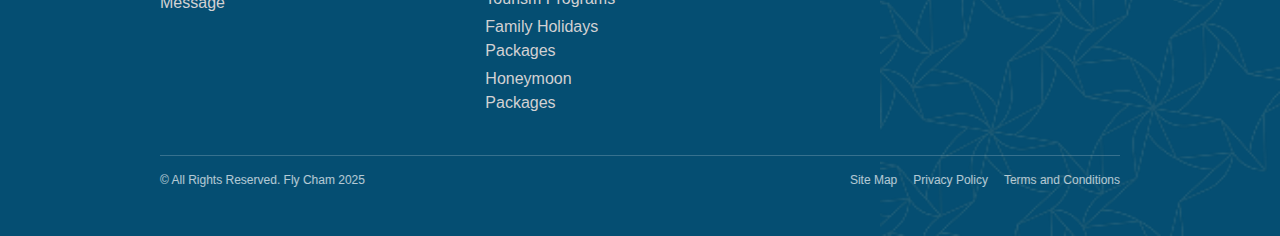
<file: destenations.html>
<!DOCTYPE html><html dir="ltr"><head><meta charSet="utf-8"/><meta name="viewport" content="width=device-width, initial-scale=1"/><link rel="stylesheet" href="/_next/static/css/862aad4ccb5c8fa5.css" data-precedence="next"/><link rel="stylesheet" href="/_next/static/css/c66e46f533e6f7b8.css" data-precedence="next"/><link rel="stylesheet" href="/_next/static/css/ba9770fa3814f3b4.css" data-precedence="next"/><link rel="stylesheet" href="/_next/static/css/0f4543799237343a.css" data-precedence="next"/><link rel="stylesheet" href="/_next/static/css/ea7d800c8a680295.css" data-precedence="next"/><link rel="preload" as="script" fetchPriority="low" href="/_next/static/chunks/webpack-e1d38e6119d111af.js"/><script src="/_next/static/chunks/4bd1b696-509248686d506ff4.js" async=""></script><script src="/_next/static/chunks/684-f246e06793879704.js" async=""></script><script src="/_next/static/chunks/main-app-75f8074ba6c11252.js" async=""></script><script src="/_next/static/chunks/53c13509-97f46e76a31ba8ff.js" async=""></script><script src="/_next/static/chunks/8e1d74a4-e51200c3a4bea0a2.js" async=""></script><script src="/_next/static/chunks/f97e080b-46162fa66ee9a7b9.js" async=""></script><script src="/_next/static/chunks/795d4814-10ad73dbefe21481.js" async=""></script><script src="/_next/static/chunks/766-be7c44dab299881f.js" async=""></script><script src="/_next/static/chunks/575-a8ec903b6add91cb.js" async=""></script><script src="/_next/static/chunks/984-d6e842230c930395.js" async=""></script><script src="/_next/static/chunks/785-bba9faf57202745b.js" async=""></script><script src="/_next/static/chunks/3-bb93955c4bc6943b.js" async=""></script><script src="/_next/static/chunks/app/destenations/page-d7e57156797778bf.js" async=""></script><script src="/_next/static/chunks/5e22fd23-812158e93159bd34.js" async=""></script><script src="/_next/static/chunks/0e762574-0272459d90c9a7c0.js" async=""></script><script src="/_next/static/chunks/3d47b92a-2be6a6d6cc62083e.js" async=""></script><script src="/_next/static/chunks/app/layout-2fabfab358c83869.js" async=""></script><link rel="preload" href="https://www.googletagmanager.com/gtag/js?id=G-JSMC8W0ERV" as="script"/><title>Fly Cham</title><meta name="description" content="fly cham Choose Excellence"/><link rel="icon" href="/tabicon.png"/><script>document.querySelectorAll('body link[rel="icon"], body link[rel="apple-touch-icon"]').forEach(el => document.head.appendChild(el))</script><script src="/_next/static/chunks/polyfills-42372ed130431b0a.js" noModule=""></script></head><body class="__variable_5cfdac __variable_9a8899 antialiased"><section aria-label="Notifications alt+T" tabindex="-1" aria-live="polite" aria-relevant="additions text" aria-atomic="false"></section><noscript><iframe src="https://www.googletagmanager.com/ns.html?id=GTM-TKHJ4V8W" height="0" width="0" style="display:none;visibility:hidden"></iframe></noscript><div class="hidden xl:block"><div class="fixed left-0 h-screen bg-main text-white flex flex-col justify-between transition-all duration-300 shadow-xl rounded-r-2xl z-50 xl:pt-8" style="width:220px"><div class=" h-120 py-6 px-4"><div class="absolute top-[30px] right-[-10px] cursor-pointer transition-transform duration-300"><img alt="Fly Cham arrow" loading="lazy" width="20" height="20" decoding="async" data-nimg="1" class=" transition-transform duration-300" style="color:transparent" src="/_next/static/media/arrow.153ef648.svg"/></div><div class="absolute bottom-0 left-0 w-full overflow-hidden rounded-br-[16px]"><img alt="Fly Cham pattern" loading="lazy" width="250" height="250" decoding="async" data-nimg="1" class=" w-full h-full" style="color:transparent" src="/_next/static/media/pattern.7889791f.webp"/></div><div class="space-y-6"><div class="flex items-center justify-between"><img alt="Fly Cham Logo" loading="lazy" width="160" height="40" decoding="async" data-nimg="1" class="cursor-pointer" style="color:transparent" src="/_next/static/media/logo.74db1cd7.webp"/></div><nav class="flex flex-col gap-2 mt-9"><button class="w-full flex items-center gap-3 py-2 px-3 rounded-md text-white hover:bg-secondary hover:text-white transition font-semibold" style="font-family:Montserrat, sans-serif;font-size:15px;font-style:normal;line-height:15.791px"><div class="flex items-center relative"><span class="text-lg relative"><svg stroke="currentColor" fill="currentColor" stroke-width="0" viewBox="0 0 512 512" height="1em" width="1em" xmlns="http://www.w3.org/2000/svg"><path d="M208 448V320h96v128h97.6V256H464L256 64 48 256h62.4v192z"></path></svg></span><span class="cursor-pointer transition-opacity duration-300 whitespace-nowrap ml-3 opacity-100 delay-100">Book Flight</span></div></button><button class="w-full flex items-center gap-3 py-2 px-3 rounded-md text-white hover:bg-secondary hover:text-white transition font-semibold" style="font-family:Montserrat, sans-serif;font-size:15px;font-style:normal;line-height:15.791px"><div class="flex items-center relative"><span class="text-lg relative"><svg stroke="currentColor" fill="currentColor" stroke-width="0" viewBox="0 0 384 512" height="1em" width="1em" xmlns="http://www.w3.org/2000/svg"><path d="M144 56c0-4.4 3.6-8 8-8l80 0c4.4 0 8 3.6 8 8l0 72-96 0 0-72zm176 72l-32 0 0-72c0-30.9-25.1-56-56-56L152 0C121.1 0 96 25.1 96 56l0 72-32 0c-35.3 0-64 28.7-64 64L0 416c0 35.3 28.7 64 64 64c0 17.7 14.3 32 32 32s32-14.3 32-32l128 0c0 17.7 14.3 32 32 32s32-14.3 32-32c35.3 0 64-28.7 64-64l0-224c0-35.3-28.7-64-64-64zM112 224l160 0c8.8 0 16 7.2 16 16s-7.2 16-16 16l-160 0c-8.8 0-16-7.2-16-16s7.2-16 16-16zm0 128l160 0c8.8 0 16 7.2 16 16s-7.2 16-16 16l-160 0c-8.8 0-16-7.2-16-16s7.2-16 16-16z"></path></svg></span><span class="cursor-pointer transition-opacity duration-300 whitespace-nowrap ml-3 opacity-100 delay-100">Travel Experience</span></div></button><button class="w-full flex items-center gap-3 py-2 px-3 rounded-md text-white hover:bg-secondary hover:text-white transition font-semibold" style="font-family:Montserrat, sans-serif;font-size:15px;font-style:normal;line-height:15.791px"><div class="flex items-center relative"><span class="text-lg relative"><svg stroke="currentColor" fill="currentColor" stroke-width="0" viewBox="0 0 16 16" height="1em" width="1em" xmlns="http://www.w3.org/2000/svg"><path d="M7 0a2 2 0 0 0-2 2H1.5A1.5 1.5 0 0 0 0 3.5v9A1.5 1.5 0 0 0 1.5 14H2a.5.5 0 0 0 1 0h10a.5.5 0 0 0 1 0h.5a1.5 1.5 0 0 0 1.5-1.5v-9A1.5 1.5 0 0 0 14.5 2H11a2 2 0 0 0-2-2zM6 2a1 1 0 0 1 1-1h2a1 1 0 0 1 1 1zM3 13V3h1v10zm9 0V3h1v10z"></path></svg><span class="absolute -top-1 -right-1 w-3 h-3 bg-red-500 rounded-full border border-white shadow-lg"></span></span><span class="cursor-pointer transition-opacity duration-300 whitespace-nowrap ml-3 opacity-100 delay-100">Travel Agent</span></div></button><button class="w-full flex items-center gap-3 py-2 px-3 rounded-md text-white hover:bg-secondary hover:text-white transition font-semibold" style="font-family:Montserrat, sans-serif;font-size:15px;font-style:normal;line-height:15.791px"><div class="flex items-center relative"><span class="text-lg relative"><svg stroke="currentColor" fill="currentColor" stroke-width="0" viewBox="0 0 24 24" height="1em" width="1em" xmlns="http://www.w3.org/2000/svg"><path fill="none" d="M0 0h24v24H0z"></path><path d="m13.127 14.56 1.43-1.43 6.44 6.443L19.57 21zm4.293-5.73 2.86-2.86c-3.95-3.95-10.35-3.96-14.3-.02 3.93-1.3 8.31-.25 11.44 2.88zM5.95 5.98c-3.94 3.95-3.93 10.35.02 14.3l2.86-2.86C5.7 14.29 4.65 9.91 5.95 5.98zm.02-.02-.01.01c-.38 3.01 1.17 6.88 4.3 10.02l5.73-5.73c-3.13-3.13-7.01-4.68-10.02-4.3z"></path></svg></span><span class="cursor-pointer transition-opacity duration-300 whitespace-nowrap ml-3 opacity-100 delay-100">Holiday</span></div></button><button class="w-full flex items-center gap-3 py-2 px-3 rounded-md text-white hover:bg-secondary hover:text-white transition font-semibold" style="font-family:Montserrat, sans-serif;font-size:15px;font-style:normal;line-height:15.791px"><div class="flex items-center relative"><span class="text-lg relative"><svg stroke="currentColor" fill="currentColor" stroke-width="0" viewBox="0 0 512 512" height="1em" width="1em" xmlns="http://www.w3.org/2000/svg"><path d="M32 448c0 17.7 14.3 32 32 32h160V320H32v128zm256 32h160c17.7 0 32-14.3 32-32V320H288v160zm192-320h-42.1c6.2-12.1 10.1-25.5 10.1-40 0-48.5-39.5-88-88-88-41.6 0-68.5 21.3-103 68.3-34.5-47-61.4-68.3-103-68.3-48.5 0-88 39.5-88 88 0 14.5 3.8 27.9 10.1 40H32c-17.7 0-32 14.3-32 32v80c0 8.8 7.2 16 16 16h480c8.8 0 16-7.2 16-16v-80c0-17.7-14.3-32-32-32zm-326.1 0c-22.1 0-40-17.9-40-40s17.9-40 40-40c19.9 0 34.6 3.3 86.1 80h-86.1zm206.1 0h-86.1c51.4-76.5 65.7-80 86.1-80 22.1 0 40 17.9 40 40s-17.9 40-40 40z"></path></svg></span><span class="cursor-pointer transition-opacity duration-300 whitespace-nowrap ml-3 opacity-100 delay-100">Loyalty Program</span></div></button><button class="w-full flex items-center gap-3 py-2 px-3 rounded-md text-white hover:bg-secondary hover:text-white transition font-semibold" style="font-family:Montserrat, sans-serif;font-size:15px;font-style:normal;line-height:15.791px"><div class="flex items-center relative"><span class="text-lg relative"><svg stroke="currentColor" fill="currentColor" stroke-width="0" viewBox="0 0 24 24" height="1em" width="1em" xmlns="http://www.w3.org/2000/svg"><path fill="none" d="M0 0h24v24H0V0z"></path><path d="M11 7h2v2h-2V7zm0 4h2v6h-2v-6zm1-9C6.48 2 2 6.48 2 12s4.48 10 10 10 10-4.48 10-10S17.52 2 12 2zm0 18c-4.41 0-8-3.59-8-8s3.59-8 8-8 8 3.59 8 8-3.59 8-8 8z"></path></svg></span><span class="cursor-pointer transition-opacity duration-300 whitespace-nowrap ml-3 opacity-100 delay-100">About Us</span></div></button><button class="w-full flex items-center gap-3 py-2 px-3 rounded-md text-white hover:bg-secondary hover:text-white transition font-semibold" style="font-family:Montserrat, sans-serif;font-size:15px;font-style:normal;line-height:15.791px"><div class="flex items-center relative"><span class="text-lg relative"><svg stroke="currentColor" fill="currentColor" stroke-width="0" viewBox="0 0 24 24" height="1em" width="1em" xmlns="http://www.w3.org/2000/svg"><path d="M12 2C6.486 2 2 6.486 2 12v4.143C2 17.167 2.897 18 4 18h1a1 1 0 0 0 1-1v-5.143a1 1 0 0 0-1-1h-.908C4.648 6.987 7.978 4 12 4s7.352 2.987 7.908 6.857H19a1 1 0 0 0-1 1V18c0 1.103-.897 2-2 2h-2v-1h-4v3h6c2.206 0 4-1.794 4-4 1.103 0 2-.833 2-1.857V12c0-5.514-4.486-10-10-10z"></path></svg></span><span class="cursor-pointer transition-opacity duration-300 whitespace-nowrap ml-3 opacity-100 delay-100">Support</span></div></button></nav></div></div></div></div><div class=" relative w-full min-h-screen "><div class="slick-slider slick-initialized" dir="ltr"><div class="slick-list"><div class="slick-track" style="width:1100%;left:-100%"><div data-index="-1" tabindex="-1" class="slick-slide slick-cloned" aria-hidden="true" style="width:9.090909090909092%"><div><div tabindex="-1" style="width:100%;display:inline-block"><div class="relative w-full min-h-screen"><img alt="Iraq" loading="lazy" decoding="async" data-nimg="fill" class="object-cover brightness-[0.6]" style="position:absolute;height:100%;width:100%;left:0;top:0;right:0;bottom:0;color:transparent" src="/_next/static/media/iraq.04569002.webp"/><div class="relative z-10 flex flex-col lg:flex-row items-start md:items-center justify-between w-full max-w-7xl mx-auto py-20 gap-8 min-h-screen"><div class="w-full md:max-w-xl text-white px-5 md:px-4 text-center lg:text-left"><h1 class="text-[#f5f0e6] text-[32px] sm:text-[42px] md:text-[72px] font-bold leading-tight md:leading-[63px] tracking-tight md:tracking-[0.18px] drop-shadow-lg" style="line-height:1.2">Never Stop Exploring The World.</h1><p class="mt-4 lg:mt-6 text-[#f5f0e6] text-[16px] sm:text-[18px] md:text-[14px] font-semibold leading-relaxed md:leading-[22px] tracking-[0.04px] drop-shadow-md">Discover Fly Cham destinations, including domestic, international, and indirect destinations, offering you comprehensive and comfortable travel services. Browse our flight schedule and book your next journey with us.</p><div class="w-full flex justify-center lg:justify-start"><button class="cursor-pointer mt-6 bg-main hover:bg-[#003e61] text-white px-6 py-3 rounded-full font-semibold shadow-lg flex items-center gap-2 transition duration-300 group"><span class="transition-transform duration-300">Book Now</span><svg stroke="currentColor" fill="currentColor" stroke-width="0" viewBox="0 0 640 512" class="text-white text-lg transition-all duration-300" height="1em" width="1em" xmlns="http://www.w3.org/2000/svg"><path d="M381 114.9L186.1 41.8c-16.7-6.2-35.2-5.3-51.1 2.7L89.1 67.4C78 73 77.2 88.5 87.6 95.2l146.9 94.5L136 240 77.8 214.1c-8.7-3.9-18.8-3.7-27.3 .6L18.3 230.8c-9.3 4.7-11.8 16.8-5 24.7l73.1 85.3c6.1 7.1 15 11.2 24.3 11.2l137.7 0c5 0 9.9-1.2 14.3-3.4L535.6 212.2c46.5-23.3 82.5-63.3 100.8-112C645.9 75 627.2 48 600.2 48l-57.4 0c-20.2 0-40.2 4.8-58.2 14L381 114.9zM0 480c0 17.7 14.3 32 32 32l576 0c17.7 0 32-14.3 32-32s-14.3-32-32-32L32 448c-17.7 0-32 14.3-32 32z"></path></svg></button></div></div><div class="flex flex-col items-center gap-6 w-full md:max-w-xl"><div class=" flex items-center gap-4"><button class="cursor-pointer text-white text-lg md:text-3xl bg-white/10 backdrop-blur-md hover:bg-white hover:text-main transition-all duration-300 p-3 rounded-full shadow-xl border border-white/20 hover:scale-110"><svg stroke="currentColor" fill="currentColor" stroke-width="0" viewBox="0 0 24 24" height="1em" width="1em" xmlns="http://www.w3.org/2000/svg"><path fill="none" d="M0 0h24v24H0z"></path><path d="M11.67 3.87 9.9 2.1 0 12l9.9 9.9 1.77-1.77L3.54 12z"></path></svg></button><h2 class="text-[#D9D9D9] text-[70px] md:text-[128px] font-bold  tracking-[0.32px] drop-shadow-lg">Iraq</h2><button class="cursor-pointer text-white text-lg md:text-3xl bg-white/10 backdrop-blur-md hover:bg-white hover:text-main transition-all duration-300 p-3 rounded-full shadow-xl border border-white/20 hover:scale-110"><svg stroke="currentColor" fill="currentColor" stroke-width="0" viewBox="0 0 24 24" height="1em" width="1em" xmlns="http://www.w3.org/2000/svg"><path fill="none" d="M0 0h24v24H0V0z"></path><path d="M6.23 20.23 8 22l10-10L8 2 6.23 3.77 14.46 12z"></path></svg></button></div><div class="flex flex-col md:flex-row gap-6 w-full justify-center items-center lg:items-stretch"><div class="group bg-white rounded-xl p-5 shadow-lg w-full max-w-xs text-black transition hover:shadow-2xl hover:-translate-y-1"><div class="flex items-center gap-2 mb-2"><svg stroke="currentColor" fill="currentColor" stroke-width="0" viewBox="0 0 384 512" class="text-black" height="1em" width="1em" xmlns="http://www.w3.org/2000/svg"><path d="M172.268 501.67C26.97 291.031 0 269.413 0 192 0 85.961 85.961 0 192 0s192 85.961 192 192c0 77.413-26.97 99.031-172.268 309.67-9.535 13.774-29.93 13.773-39.464 0zM192 272c44.183 0 80-35.817 80-80s-35.817-80-80-80-80 35.817-80 80 35.817 80 80 80z"></path></svg><h3 class="text-[28px] font-semibold ">Baghdad</h3></div><p class="text-[12.6px] font-normal ">Travel to the heart of Arab civilization in Baghdad, Iraq, where the mysteries of ancient civilizations meet the splendor of modern life. Embark on an unforgettable journey to a city brimming with history and culture.</p></div><div class="group bg-white rounded-xl p-5 shadow-lg w-full max-w-xs text-black transition hover:shadow-2xl hover:-translate-y-1"><div class="flex items-center gap-2 mb-2"><svg stroke="currentColor" fill="currentColor" stroke-width="0" viewBox="0 0 384 512" class="text-black" height="1em" width="1em" xmlns="http://www.w3.org/2000/svg"><path d="M172.268 501.67C26.97 291.031 0 269.413 0 192 0 85.961 85.961 0 192 0s192 85.961 192 192c0 77.413-26.97 99.031-172.268 309.67-9.535 13.774-29.93 13.773-39.464 0zM192 272c44.183 0 80-35.817 80-80s-35.817-80-80-80-80 35.817-80 80 35.817 80 80 80z"></path></svg><h3 class="text-[28px] font-semibold ">Erbil</h3></div><p class="text-[12.6px] font-normal ">Travel to Erbil, the enchanting jewel of Kurdistan and the oldest continuously inhabited city in the region, dating back to ancient times, specifically the sixth millennium BC. Erbil is also the ideal destination for those seeking to experience the mountains, enchanting natural landscapes, and ancient archaeological sites</p></div></div></div></div></div></div></div></div><div data-index="0" class="slick-slide slick-active slick-current" tabindex="-1" aria-hidden="false" style="outline:none;width:9.090909090909092%"><div><div tabindex="-1" style="width:100%;display:inline-block"><div class="relative w-full min-h-screen"><img alt="UAE" loading="lazy" decoding="async" data-nimg="fill" class="object-cover brightness-[0.6]" style="position:absolute;height:100%;width:100%;left:0;top:0;right:0;bottom:0;color:transparent" src="/_next/static/media/uae.56c8c3d1.webp"/><div class="relative z-10 flex flex-col lg:flex-row items-start md:items-center justify-between w-full max-w-7xl mx-auto py-20 gap-8 min-h-screen"><div class="w-full md:max-w-xl text-white px-5 md:px-4 text-center lg:text-left"><h1 class="text-[#f5f0e6] text-[32px] sm:text-[42px] md:text-[72px] font-bold leading-tight md:leading-[63px] tracking-tight md:tracking-[0.18px] drop-shadow-lg" style="line-height:1.2">Never Stop Exploring The World.</h1><p class="mt-4 lg:mt-6 text-[#f5f0e6] text-[16px] sm:text-[18px] md:text-[14px] font-semibold leading-relaxed md:leading-[22px] tracking-[0.04px] drop-shadow-md">Discover Fly Cham destinations, including domestic, international, and indirect destinations, offering you comprehensive and comfortable travel services. Browse our flight schedule and book your next journey with us.</p><div class="w-full flex justify-center lg:justify-start"><button class="cursor-pointer mt-6 bg-main hover:bg-[#003e61] text-white px-6 py-3 rounded-full font-semibold shadow-lg flex items-center gap-2 transition duration-300 group"><span class="transition-transform duration-300">Book Now</span><svg stroke="currentColor" fill="currentColor" stroke-width="0" viewBox="0 0 640 512" class="text-white text-lg transition-all duration-300" height="1em" width="1em" xmlns="http://www.w3.org/2000/svg"><path d="M381 114.9L186.1 41.8c-16.7-6.2-35.2-5.3-51.1 2.7L89.1 67.4C78 73 77.2 88.5 87.6 95.2l146.9 94.5L136 240 77.8 214.1c-8.7-3.9-18.8-3.7-27.3 .6L18.3 230.8c-9.3 4.7-11.8 16.8-5 24.7l73.1 85.3c6.1 7.1 15 11.2 24.3 11.2l137.7 0c5 0 9.9-1.2 14.3-3.4L535.6 212.2c46.5-23.3 82.5-63.3 100.8-112C645.9 75 627.2 48 600.2 48l-57.4 0c-20.2 0-40.2 4.8-58.2 14L381 114.9zM0 480c0 17.7 14.3 32 32 32l576 0c17.7 0 32-14.3 32-32s-14.3-32-32-32L32 448c-17.7 0-32 14.3-32 32z"></path></svg></button></div></div><div class="flex flex-col items-center gap-6 w-full md:max-w-xl"><div class=" flex items-center gap-4"><button class="cursor-pointer text-white text-lg md:text-3xl bg-white/10 backdrop-blur-md hover:bg-white hover:text-main transition-all duration-300 p-3 rounded-full shadow-xl border border-white/20 hover:scale-110"><svg stroke="currentColor" fill="currentColor" stroke-width="0" viewBox="0 0 24 24" height="1em" width="1em" xmlns="http://www.w3.org/2000/svg"><path fill="none" d="M0 0h24v24H0z"></path><path d="M11.67 3.87 9.9 2.1 0 12l9.9 9.9 1.77-1.77L3.54 12z"></path></svg></button><h2 class="text-[#D9D9D9] text-[70px] md:text-[128px] font-bold  tracking-[0.32px] drop-shadow-lg">UAE</h2><button class="cursor-pointer text-white text-lg md:text-3xl bg-white/10 backdrop-blur-md hover:bg-white hover:text-main transition-all duration-300 p-3 rounded-full shadow-xl border border-white/20 hover:scale-110"><svg stroke="currentColor" fill="currentColor" stroke-width="0" viewBox="0 0 24 24" height="1em" width="1em" xmlns="http://www.w3.org/2000/svg"><path fill="none" d="M0 0h24v24H0V0z"></path><path d="M6.23 20.23 8 22l10-10L8 2 6.23 3.77 14.46 12z"></path></svg></button></div><div class="flex flex-col md:flex-row gap-6 w-full justify-center items-center lg:items-stretch"><div class="group bg-white rounded-xl p-5 shadow-lg w-full max-w-xs text-black transition hover:shadow-2xl hover:-translate-y-1"><div class="flex items-center gap-2 mb-2"><svg stroke="currentColor" fill="currentColor" stroke-width="0" viewBox="0 0 384 512" class="text-black" height="1em" width="1em" xmlns="http://www.w3.org/2000/svg"><path d="M172.268 501.67C26.97 291.031 0 269.413 0 192 0 85.961 85.961 0 192 0s192 85.961 192 192c0 77.413-26.97 99.031-172.268 309.67-9.535 13.774-29.93 13.773-39.464 0zM192 272c44.183 0 80-35.817 80-80s-35.817-80-80-80-80 35.817-80 80 35.817 80 80 80z"></path></svg><h3 class="text-[28px] font-semibold ">Dubai</h3></div><p class="text-[12.6px] font-normal ">Travel to Dubai with Fly Cham and discover a city unlike any other destination in the world. From towering skyscrapers to traditional markets, golden beaches, and enchanting deserts, Dubai combines luxury with authentic Arabian hospitality.</p></div><div class="group bg-white rounded-xl p-5 shadow-lg w-full max-w-xs text-black transition hover:shadow-2xl hover:-translate-y-1"><div class="flex items-center gap-2 mb-2"><svg stroke="currentColor" fill="currentColor" stroke-width="0" viewBox="0 0 384 512" class="text-black" height="1em" width="1em" xmlns="http://www.w3.org/2000/svg"><path d="M172.268 501.67C26.97 291.031 0 269.413 0 192 0 85.961 85.961 0 192 0s192 85.961 192 192c0 77.413-26.97 99.031-172.268 309.67-9.535 13.774-29.93 13.773-39.464 0zM192 272c44.183 0 80-35.817 80-80s-35.817-80-80-80-80 35.817-80 80 35.817 80 80 80z"></path></svg><h3 class="text-[28px] font-semibold ">Abu Dhabi</h3></div><p class="text-[12.6px] font-normal ">Travel with Fly Cham to Abu Dhabi, the second largest city in the United Arab Emirates and one of the top tourist destinations in the Arabian Gulf region, thanks to its cultural and entertainment attractions that attract millions of tourists annually. It boasts stunning gardens, diverse recreational activities, and picturesque beaches, along with distinctive shopping venues.</p></div></div></div></div></div></div></div></div><div data-index="1" class="slick-slide" tabindex="-1" aria-hidden="true" style="outline:none;width:9.090909090909092%"><div><div tabindex="-1" style="width:100%;display:inline-block"><div class="relative w-full min-h-screen"><img alt="Syria" loading="lazy" decoding="async" data-nimg="fill" class="object-cover brightness-[0.6]" style="position:absolute;height:100%;width:100%;left:0;top:0;right:0;bottom:0;color:transparent" src="/_next/static/media/syria.f87fadfb.webp"/><div class="relative z-10 flex flex-col lg:flex-row items-start md:items-center justify-between w-full max-w-7xl mx-auto py-20 gap-8 min-h-screen"><div class="w-full md:max-w-xl text-white px-5 md:px-4 text-center lg:text-left"><h1 class="text-[#f5f0e6] text-[32px] sm:text-[42px] md:text-[72px] font-bold leading-tight md:leading-[63px] tracking-tight md:tracking-[0.18px] drop-shadow-lg" style="line-height:1.2">Never Stop Exploring The World.</h1><p class="mt-4 lg:mt-6 text-[#f5f0e6] text-[16px] sm:text-[18px] md:text-[14px] font-semibold leading-relaxed md:leading-[22px] tracking-[0.04px] drop-shadow-md">Discover Fly Cham destinations, including domestic, international, and indirect destinations, offering you comprehensive and comfortable travel services. Browse our flight schedule and book your next journey with us.</p><div class="w-full flex justify-center lg:justify-start"><button class="cursor-pointer mt-6 bg-main hover:bg-[#003e61] text-white px-6 py-3 rounded-full font-semibold shadow-lg flex items-center gap-2 transition duration-300 group"><span class="transition-transform duration-300">Book Now</span><svg stroke="currentColor" fill="currentColor" stroke-width="0" viewBox="0 0 640 512" class="text-white text-lg transition-all duration-300" height="1em" width="1em" xmlns="http://www.w3.org/2000/svg"><path d="M381 114.9L186.1 41.8c-16.7-6.2-35.2-5.3-51.1 2.7L89.1 67.4C78 73 77.2 88.5 87.6 95.2l146.9 94.5L136 240 77.8 214.1c-8.7-3.9-18.8-3.7-27.3 .6L18.3 230.8c-9.3 4.7-11.8 16.8-5 24.7l73.1 85.3c6.1 7.1 15 11.2 24.3 11.2l137.7 0c5 0 9.9-1.2 14.3-3.4L535.6 212.2c46.5-23.3 82.5-63.3 100.8-112C645.9 75 627.2 48 600.2 48l-57.4 0c-20.2 0-40.2 4.8-58.2 14L381 114.9zM0 480c0 17.7 14.3 32 32 32l576 0c17.7 0 32-14.3 32-32s-14.3-32-32-32L32 448c-17.7 0-32 14.3-32 32z"></path></svg></button></div></div><div class="flex flex-col items-center gap-6 w-full md:max-w-xl"><div class=" flex items-center gap-4"><button class="cursor-pointer text-white text-lg md:text-3xl bg-white/10 backdrop-blur-md hover:bg-white hover:text-main transition-all duration-300 p-3 rounded-full shadow-xl border border-white/20 hover:scale-110"><svg stroke="currentColor" fill="currentColor" stroke-width="0" viewBox="0 0 24 24" height="1em" width="1em" xmlns="http://www.w3.org/2000/svg"><path fill="none" d="M0 0h24v24H0z"></path><path d="M11.67 3.87 9.9 2.1 0 12l9.9 9.9 1.77-1.77L3.54 12z"></path></svg></button><h2 class="text-[#D9D9D9] text-[70px] md:text-[128px] font-bold  tracking-[0.32px] drop-shadow-lg">Syria</h2><button class="cursor-pointer text-white text-lg md:text-3xl bg-white/10 backdrop-blur-md hover:bg-white hover:text-main transition-all duration-300 p-3 rounded-full shadow-xl border border-white/20 hover:scale-110"><svg stroke="currentColor" fill="currentColor" stroke-width="0" viewBox="0 0 24 24" height="1em" width="1em" xmlns="http://www.w3.org/2000/svg"><path fill="none" d="M0 0h24v24H0V0z"></path><path d="M6.23 20.23 8 22l10-10L8 2 6.23 3.77 14.46 12z"></path></svg></button></div><div class="flex flex-col md:flex-row gap-6 w-full justify-center items-center lg:items-stretch"><div class="group bg-white rounded-xl p-5 shadow-lg w-full max-w-xs text-black transition hover:shadow-2xl hover:-translate-y-1"><div class="flex items-center gap-2 mb-2"><svg stroke="currentColor" fill="currentColor" stroke-width="0" viewBox="0 0 384 512" class="text-black" height="1em" width="1em" xmlns="http://www.w3.org/2000/svg"><path d="M172.268 501.67C26.97 291.031 0 269.413 0 192 0 85.961 85.961 0 192 0s192 85.961 192 192c0 77.413-26.97 99.031-172.268 309.67-9.535 13.774-29.93 13.773-39.464 0zM192 272c44.183 0 80-35.817 80-80s-35.817-80-80-80-80 35.817-80 80 35.817 80 80 80z"></path></svg><h3 class="text-[28px] font-semibold ">Damascus</h3></div><p class="text-[12.6px] font-normal ">Travel to the Syrian capital, Damascus, where you&#x27;ll find a unique blend of culture and history. The city boasts a rich heritage, a distinctive character, and a vibrant atmosphere, making it one of the best destinations in the Middle East.</p></div><div class="group bg-white rounded-xl p-5 shadow-lg w-full max-w-xs text-black transition hover:shadow-2xl hover:-translate-y-1"><div class="flex items-center gap-2 mb-2"><svg stroke="currentColor" fill="currentColor" stroke-width="0" viewBox="0 0 384 512" class="text-black" height="1em" width="1em" xmlns="http://www.w3.org/2000/svg"><path d="M172.268 501.67C26.97 291.031 0 269.413 0 192 0 85.961 85.961 0 192 0s192 85.961 192 192c0 77.413-26.97 99.031-172.268 309.67-9.535 13.774-29.93 13.773-39.464 0zM192 272c44.183 0 80-35.817 80-80s-35.817-80-80-80-80 35.817-80 80 35.817 80 80 80z"></path></svg><h3 class="text-[28px] font-semibold ">Aleppo</h3></div><p class="text-[12.6px] font-normal ">Travel to Aleppo, the oldest continuously inhabited city in the world, the second-largest city after Damascus, and the economic capital of Syria. Renowned as a center of Arabic poetry, art, cuisine, and handicrafts, it is home to a fascinating array of attractions and travel adventures, making it one of the best destinations to visit.</p></div></div></div></div></div></div></div></div><div data-index="2" class="slick-slide" tabindex="-1" aria-hidden="true" style="outline:none;width:9.090909090909092%"><div><div tabindex="-1" style="width:100%;display:inline-block"><div class="relative w-full min-h-screen"><img alt="Kuwait" loading="lazy" decoding="async" data-nimg="fill" class="object-cover brightness-[0.6]" style="position:absolute;height:100%;width:100%;left:0;top:0;right:0;bottom:0;color:transparent" src="/_next/static/media/kuwait.8cc1181e.webp"/><div class="relative z-10 flex flex-col lg:flex-row items-start md:items-center justify-between w-full max-w-7xl mx-auto py-20 gap-8 min-h-screen"><div class="w-full md:max-w-xl text-white px-5 md:px-4 text-center lg:text-left"><h1 class="text-[#f5f0e6] text-[32px] sm:text-[42px] md:text-[72px] font-bold leading-tight md:leading-[63px] tracking-tight md:tracking-[0.18px] drop-shadow-lg" style="line-height:1.2">Never Stop Exploring The World.</h1><p class="mt-4 lg:mt-6 text-[#f5f0e6] text-[16px] sm:text-[18px] md:text-[14px] font-semibold leading-relaxed md:leading-[22px] tracking-[0.04px] drop-shadow-md">Discover Fly Cham destinations, including domestic, international, and indirect destinations, offering you comprehensive and comfortable travel services. Browse our flight schedule and book your next journey with us.</p><div class="w-full flex justify-center lg:justify-start"><button class="cursor-pointer mt-6 bg-main hover:bg-[#003e61] text-white px-6 py-3 rounded-full font-semibold shadow-lg flex items-center gap-2 transition duration-300 group"><span class="transition-transform duration-300">Book Now</span><svg stroke="currentColor" fill="currentColor" stroke-width="0" viewBox="0 0 640 512" class="text-white text-lg transition-all duration-300" height="1em" width="1em" xmlns="http://www.w3.org/2000/svg"><path d="M381 114.9L186.1 41.8c-16.7-6.2-35.2-5.3-51.1 2.7L89.1 67.4C78 73 77.2 88.5 87.6 95.2l146.9 94.5L136 240 77.8 214.1c-8.7-3.9-18.8-3.7-27.3 .6L18.3 230.8c-9.3 4.7-11.8 16.8-5 24.7l73.1 85.3c6.1 7.1 15 11.2 24.3 11.2l137.7 0c5 0 9.9-1.2 14.3-3.4L535.6 212.2c46.5-23.3 82.5-63.3 100.8-112C645.9 75 627.2 48 600.2 48l-57.4 0c-20.2 0-40.2 4.8-58.2 14L381 114.9zM0 480c0 17.7 14.3 32 32 32l576 0c17.7 0 32-14.3 32-32s-14.3-32-32-32L32 448c-17.7 0-32 14.3-32 32z"></path></svg></button></div></div><div class="flex flex-col items-center gap-6 w-full md:max-w-xl"><div class=" flex items-center gap-4"><button class="cursor-pointer text-white text-lg md:text-3xl bg-white/10 backdrop-blur-md hover:bg-white hover:text-main transition-all duration-300 p-3 rounded-full shadow-xl border border-white/20 hover:scale-110"><svg stroke="currentColor" fill="currentColor" stroke-width="0" viewBox="0 0 24 24" height="1em" width="1em" xmlns="http://www.w3.org/2000/svg"><path fill="none" d="M0 0h24v24H0z"></path><path d="M11.67 3.87 9.9 2.1 0 12l9.9 9.9 1.77-1.77L3.54 12z"></path></svg></button><h2 class="text-[#D9D9D9] text-[70px] md:text-[128px] font-bold  tracking-[0.32px] drop-shadow-lg">Kuwait</h2><button class="cursor-pointer text-white text-lg md:text-3xl bg-white/10 backdrop-blur-md hover:bg-white hover:text-main transition-all duration-300 p-3 rounded-full shadow-xl border border-white/20 hover:scale-110"><svg stroke="currentColor" fill="currentColor" stroke-width="0" viewBox="0 0 24 24" height="1em" width="1em" xmlns="http://www.w3.org/2000/svg"><path fill="none" d="M0 0h24v24H0V0z"></path><path d="M6.23 20.23 8 22l10-10L8 2 6.23 3.77 14.46 12z"></path></svg></button></div><div class="flex flex-col md:flex-row gap-6 w-full justify-center items-center lg:items-stretch"><div class="group bg-white rounded-xl p-5 shadow-lg w-full max-w-xs text-black transition hover:shadow-2xl hover:-translate-y-1"><div class="flex items-center gap-2 mb-2"><svg stroke="currentColor" fill="currentColor" stroke-width="0" viewBox="0 0 384 512" class="text-black" height="1em" width="1em" xmlns="http://www.w3.org/2000/svg"><path d="M172.268 501.67C26.97 291.031 0 269.413 0 192 0 85.961 85.961 0 192 0s192 85.961 192 192c0 77.413-26.97 99.031-172.268 309.67-9.535 13.774-29.93 13.773-39.464 0zM192 272c44.183 0 80-35.817 80-80s-35.817-80-80-80-80 35.817-80 80 35.817 80 80 80z"></path></svg><h3 class="text-[28px] font-semibold ">Kuwait</h3></div><p class="text-[12.6px] font-normal ">Travel to Kuwait, one of the most popular tourist destinations in the heart of the Arabian Gulf, distinguished by its stunning beauty and rich heritage. Kuwait stands as a meeting point for diverse cultures on the Arabian Gulf coast.</p></div></div></div></div></div></div></div></div><div data-index="3" class="slick-slide" tabindex="-1" aria-hidden="true" style="outline:none;width:9.090909090909092%"><div><div tabindex="-1" style="width:100%;display:inline-block"><div class="relative w-full min-h-screen"><img alt="Oman" loading="lazy" decoding="async" data-nimg="fill" class="object-cover brightness-[0.6]" style="position:absolute;height:100%;width:100%;left:0;top:0;right:0;bottom:0;color:transparent" src="/_next/static/media/oman.6c8df60e.webp"/><div class="relative z-10 flex flex-col lg:flex-row items-start md:items-center justify-between w-full max-w-7xl mx-auto py-20 gap-8 min-h-screen"><div class="w-full md:max-w-xl text-white px-5 md:px-4 text-center lg:text-left"><h1 class="text-[#f5f0e6] text-[32px] sm:text-[42px] md:text-[72px] font-bold leading-tight md:leading-[63px] tracking-tight md:tracking-[0.18px] drop-shadow-lg" style="line-height:1.2">Never Stop Exploring The World.</h1><p class="mt-4 lg:mt-6 text-[#f5f0e6] text-[16px] sm:text-[18px] md:text-[14px] font-semibold leading-relaxed md:leading-[22px] tracking-[0.04px] drop-shadow-md">Discover Fly Cham destinations, including domestic, international, and indirect destinations, offering you comprehensive and comfortable travel services. Browse our flight schedule and book your next journey with us.</p><div class="w-full flex justify-center lg:justify-start"><button class="cursor-pointer mt-6 bg-main hover:bg-[#003e61] text-white px-6 py-3 rounded-full font-semibold shadow-lg flex items-center gap-2 transition duration-300 group"><span class="transition-transform duration-300">Book Now</span><svg stroke="currentColor" fill="currentColor" stroke-width="0" viewBox="0 0 640 512" class="text-white text-lg transition-all duration-300" height="1em" width="1em" xmlns="http://www.w3.org/2000/svg"><path d="M381 114.9L186.1 41.8c-16.7-6.2-35.2-5.3-51.1 2.7L89.1 67.4C78 73 77.2 88.5 87.6 95.2l146.9 94.5L136 240 77.8 214.1c-8.7-3.9-18.8-3.7-27.3 .6L18.3 230.8c-9.3 4.7-11.8 16.8-5 24.7l73.1 85.3c6.1 7.1 15 11.2 24.3 11.2l137.7 0c5 0 9.9-1.2 14.3-3.4L535.6 212.2c46.5-23.3 82.5-63.3 100.8-112C645.9 75 627.2 48 600.2 48l-57.4 0c-20.2 0-40.2 4.8-58.2 14L381 114.9zM0 480c0 17.7 14.3 32 32 32l576 0c17.7 0 32-14.3 32-32s-14.3-32-32-32L32 448c-17.7 0-32 14.3-32 32z"></path></svg></button></div></div><div class="flex flex-col items-center gap-6 w-full md:max-w-xl"><div class=" flex items-center gap-4"><button class="cursor-pointer text-white text-lg md:text-3xl bg-white/10 backdrop-blur-md hover:bg-white hover:text-main transition-all duration-300 p-3 rounded-full shadow-xl border border-white/20 hover:scale-110"><svg stroke="currentColor" fill="currentColor" stroke-width="0" viewBox="0 0 24 24" height="1em" width="1em" xmlns="http://www.w3.org/2000/svg"><path fill="none" d="M0 0h24v24H0z"></path><path d="M11.67 3.87 9.9 2.1 0 12l9.9 9.9 1.77-1.77L3.54 12z"></path></svg></button><h2 class="text-[#D9D9D9] text-[70px] md:text-[128px] font-bold  tracking-[0.32px] drop-shadow-lg">Oman</h2><button class="cursor-pointer text-white text-lg md:text-3xl bg-white/10 backdrop-blur-md hover:bg-white hover:text-main transition-all duration-300 p-3 rounded-full shadow-xl border border-white/20 hover:scale-110"><svg stroke="currentColor" fill="currentColor" stroke-width="0" viewBox="0 0 24 24" height="1em" width="1em" xmlns="http://www.w3.org/2000/svg"><path fill="none" d="M0 0h24v24H0V0z"></path><path d="M6.23 20.23 8 22l10-10L8 2 6.23 3.77 14.46 12z"></path></svg></button></div><div class="flex flex-col md:flex-row gap-6 w-full justify-center items-center lg:items-stretch"><div class="group bg-white rounded-xl p-5 shadow-lg w-full max-w-xs text-black transition hover:shadow-2xl hover:-translate-y-1"><div class="flex items-center gap-2 mb-2"><svg stroke="currentColor" fill="currentColor" stroke-width="0" viewBox="0 0 384 512" class="text-black" height="1em" width="1em" xmlns="http://www.w3.org/2000/svg"><path d="M172.268 501.67C26.97 291.031 0 269.413 0 192 0 85.961 85.961 0 192 0s192 85.961 192 192c0 77.413-26.97 99.031-172.268 309.67-9.535 13.774-29.93 13.773-39.464 0zM192 272c44.183 0 80-35.817 80-80s-35.817-80-80-80-80 35.817-80 80 35.817 80 80 80z"></path></svg><h3 class="text-[28px] font-semibold ">Muscat</h3></div><p class="text-[12.6px] font-normal ">Travel to Muscat, the enchanting jewel of Oman, offering the perfect blend of traditional charm and serene beauty. Renowned for its sparkling beaches, traditional souks, and delicious seafood, Muscat is also known for its fascinating blend of ancient and modern sites. Historic forts stand proudly alongside luxurious resorts, inviting you to experience Omani hospitality at its finest.</p></div></div></div></div></div></div></div></div><div data-index="4" class="slick-slide" tabindex="-1" aria-hidden="true" style="outline:none;width:9.090909090909092%"><div><div tabindex="-1" style="width:100%;display:inline-block"><div class="relative w-full min-h-screen"><img alt="Iraq" loading="lazy" decoding="async" data-nimg="fill" class="object-cover brightness-[0.6]" style="position:absolute;height:100%;width:100%;left:0;top:0;right:0;bottom:0;color:transparent" src="/_next/static/media/iraq.04569002.webp"/><div class="relative z-10 flex flex-col lg:flex-row items-start md:items-center justify-between w-full max-w-7xl mx-auto py-20 gap-8 min-h-screen"><div class="w-full md:max-w-xl text-white px-5 md:px-4 text-center lg:text-left"><h1 class="text-[#f5f0e6] text-[32px] sm:text-[42px] md:text-[72px] font-bold leading-tight md:leading-[63px] tracking-tight md:tracking-[0.18px] drop-shadow-lg" style="line-height:1.2">Never Stop Exploring The World.</h1><p class="mt-4 lg:mt-6 text-[#f5f0e6] text-[16px] sm:text-[18px] md:text-[14px] font-semibold leading-relaxed md:leading-[22px] tracking-[0.04px] drop-shadow-md">Discover Fly Cham destinations, including domestic, international, and indirect destinations, offering you comprehensive and comfortable travel services. Browse our flight schedule and book your next journey with us.</p><div class="w-full flex justify-center lg:justify-start"><button class="cursor-pointer mt-6 bg-main hover:bg-[#003e61] text-white px-6 py-3 rounded-full font-semibold shadow-lg flex items-center gap-2 transition duration-300 group"><span class="transition-transform duration-300">Book Now</span><svg stroke="currentColor" fill="currentColor" stroke-width="0" viewBox="0 0 640 512" class="text-white text-lg transition-all duration-300" height="1em" width="1em" xmlns="http://www.w3.org/2000/svg"><path d="M381 114.9L186.1 41.8c-16.7-6.2-35.2-5.3-51.1 2.7L89.1 67.4C78 73 77.2 88.5 87.6 95.2l146.9 94.5L136 240 77.8 214.1c-8.7-3.9-18.8-3.7-27.3 .6L18.3 230.8c-9.3 4.7-11.8 16.8-5 24.7l73.1 85.3c6.1 7.1 15 11.2 24.3 11.2l137.7 0c5 0 9.9-1.2 14.3-3.4L535.6 212.2c46.5-23.3 82.5-63.3 100.8-112C645.9 75 627.2 48 600.2 48l-57.4 0c-20.2 0-40.2 4.8-58.2 14L381 114.9zM0 480c0 17.7 14.3 32 32 32l576 0c17.7 0 32-14.3 32-32s-14.3-32-32-32L32 448c-17.7 0-32 14.3-32 32z"></path></svg></button></div></div><div class="flex flex-col items-center gap-6 w-full md:max-w-xl"><div class=" flex items-center gap-4"><button class="cursor-pointer text-white text-lg md:text-3xl bg-white/10 backdrop-blur-md hover:bg-white hover:text-main transition-all duration-300 p-3 rounded-full shadow-xl border border-white/20 hover:scale-110"><svg stroke="currentColor" fill="currentColor" stroke-width="0" viewBox="0 0 24 24" height="1em" width="1em" xmlns="http://www.w3.org/2000/svg"><path fill="none" d="M0 0h24v24H0z"></path><path d="M11.67 3.87 9.9 2.1 0 12l9.9 9.9 1.77-1.77L3.54 12z"></path></svg></button><h2 class="text-[#D9D9D9] text-[70px] md:text-[128px] font-bold  tracking-[0.32px] drop-shadow-lg">Iraq</h2><button class="cursor-pointer text-white text-lg md:text-3xl bg-white/10 backdrop-blur-md hover:bg-white hover:text-main transition-all duration-300 p-3 rounded-full shadow-xl border border-white/20 hover:scale-110"><svg stroke="currentColor" fill="currentColor" stroke-width="0" viewBox="0 0 24 24" height="1em" width="1em" xmlns="http://www.w3.org/2000/svg"><path fill="none" d="M0 0h24v24H0V0z"></path><path d="M6.23 20.23 8 22l10-10L8 2 6.23 3.77 14.46 12z"></path></svg></button></div><div class="flex flex-col md:flex-row gap-6 w-full justify-center items-center lg:items-stretch"><div class="group bg-white rounded-xl p-5 shadow-lg w-full max-w-xs text-black transition hover:shadow-2xl hover:-translate-y-1"><div class="flex items-center gap-2 mb-2"><svg stroke="currentColor" fill="currentColor" stroke-width="0" viewBox="0 0 384 512" class="text-black" height="1em" width="1em" xmlns="http://www.w3.org/2000/svg"><path d="M172.268 501.67C26.97 291.031 0 269.413 0 192 0 85.961 85.961 0 192 0s192 85.961 192 192c0 77.413-26.97 99.031-172.268 309.67-9.535 13.774-29.93 13.773-39.464 0zM192 272c44.183 0 80-35.817 80-80s-35.817-80-80-80-80 35.817-80 80 35.817 80 80 80z"></path></svg><h3 class="text-[28px] font-semibold ">Baghdad</h3></div><p class="text-[12.6px] font-normal ">Travel to the heart of Arab civilization in Baghdad, Iraq, where the mysteries of ancient civilizations meet the splendor of modern life. Embark on an unforgettable journey to a city brimming with history and culture.</p></div><div class="group bg-white rounded-xl p-5 shadow-lg w-full max-w-xs text-black transition hover:shadow-2xl hover:-translate-y-1"><div class="flex items-center gap-2 mb-2"><svg stroke="currentColor" fill="currentColor" stroke-width="0" viewBox="0 0 384 512" class="text-black" height="1em" width="1em" xmlns="http://www.w3.org/2000/svg"><path d="M172.268 501.67C26.97 291.031 0 269.413 0 192 0 85.961 85.961 0 192 0s192 85.961 192 192c0 77.413-26.97 99.031-172.268 309.67-9.535 13.774-29.93 13.773-39.464 0zM192 272c44.183 0 80-35.817 80-80s-35.817-80-80-80-80 35.817-80 80 35.817 80 80 80z"></path></svg><h3 class="text-[28px] font-semibold ">Erbil</h3></div><p class="text-[12.6px] font-normal ">Travel to Erbil, the enchanting jewel of Kurdistan and the oldest continuously inhabited city in the region, dating back to ancient times, specifically the sixth millennium BC. Erbil is also the ideal destination for those seeking to experience the mountains, enchanting natural landscapes, and ancient archaeological sites</p></div></div></div></div></div></div></div></div><div data-index="5" tabindex="-1" class="slick-slide slick-cloned" aria-hidden="true" style="width:9.090909090909092%"><div><div tabindex="-1" style="width:100%;display:inline-block"><div class="relative w-full min-h-screen"><img alt="UAE" loading="lazy" decoding="async" data-nimg="fill" class="object-cover brightness-[0.6]" style="position:absolute;height:100%;width:100%;left:0;top:0;right:0;bottom:0;color:transparent" src="/_next/static/media/uae.56c8c3d1.webp"/><div class="relative z-10 flex flex-col lg:flex-row items-start md:items-center justify-between w-full max-w-7xl mx-auto py-20 gap-8 min-h-screen"><div class="w-full md:max-w-xl text-white px-5 md:px-4 text-center lg:text-left"><h1 class="text-[#f5f0e6] text-[32px] sm:text-[42px] md:text-[72px] font-bold leading-tight md:leading-[63px] tracking-tight md:tracking-[0.18px] drop-shadow-lg" style="line-height:1.2">Never Stop Exploring The World.</h1><p class="mt-4 lg:mt-6 text-[#f5f0e6] text-[16px] sm:text-[18px] md:text-[14px] font-semibold leading-relaxed md:leading-[22px] tracking-[0.04px] drop-shadow-md">Discover Fly Cham destinations, including domestic, international, and indirect destinations, offering you comprehensive and comfortable travel services. Browse our flight schedule and book your next journey with us.</p><div class="w-full flex justify-center lg:justify-start"><button class="cursor-pointer mt-6 bg-main hover:bg-[#003e61] text-white px-6 py-3 rounded-full font-semibold shadow-lg flex items-center gap-2 transition duration-300 group"><span class="transition-transform duration-300">Book Now</span><svg stroke="currentColor" fill="currentColor" stroke-width="0" viewBox="0 0 640 512" class="text-white text-lg transition-all duration-300" height="1em" width="1em" xmlns="http://www.w3.org/2000/svg"><path d="M381 114.9L186.1 41.8c-16.7-6.2-35.2-5.3-51.1 2.7L89.1 67.4C78 73 77.2 88.5 87.6 95.2l146.9 94.5L136 240 77.8 214.1c-8.7-3.9-18.8-3.7-27.3 .6L18.3 230.8c-9.3 4.7-11.8 16.8-5 24.7l73.1 85.3c6.1 7.1 15 11.2 24.3 11.2l137.7 0c5 0 9.9-1.2 14.3-3.4L535.6 212.2c46.5-23.3 82.5-63.3 100.8-112C645.9 75 627.2 48 600.2 48l-57.4 0c-20.2 0-40.2 4.8-58.2 14L381 114.9zM0 480c0 17.7 14.3 32 32 32l576 0c17.7 0 32-14.3 32-32s-14.3-32-32-32L32 448c-17.7 0-32 14.3-32 32z"></path></svg></button></div></div><div class="flex flex-col items-center gap-6 w-full md:max-w-xl"><div class=" flex items-center gap-4"><button class="cursor-pointer text-white text-lg md:text-3xl bg-white/10 backdrop-blur-md hover:bg-white hover:text-main transition-all duration-300 p-3 rounded-full shadow-xl border border-white/20 hover:scale-110"><svg stroke="currentColor" fill="currentColor" stroke-width="0" viewBox="0 0 24 24" height="1em" width="1em" xmlns="http://www.w3.org/2000/svg"><path fill="none" d="M0 0h24v24H0z"></path><path d="M11.67 3.87 9.9 2.1 0 12l9.9 9.9 1.77-1.77L3.54 12z"></path></svg></button><h2 class="text-[#D9D9D9] text-[70px] md:text-[128px] font-bold  tracking-[0.32px] drop-shadow-lg">UAE</h2><button class="cursor-pointer text-white text-lg md:text-3xl bg-white/10 backdrop-blur-md hover:bg-white hover:text-main transition-all duration-300 p-3 rounded-full shadow-xl border border-white/20 hover:scale-110"><svg stroke="currentColor" fill="currentColor" stroke-width="0" viewBox="0 0 24 24" height="1em" width="1em" xmlns="http://www.w3.org/2000/svg"><path fill="none" d="M0 0h24v24H0V0z"></path><path d="M6.23 20.23 8 22l10-10L8 2 6.23 3.77 14.46 12z"></path></svg></button></div><div class="flex flex-col md:flex-row gap-6 w-full justify-center items-center lg:items-stretch"><div class="group bg-white rounded-xl p-5 shadow-lg w-full max-w-xs text-black transition hover:shadow-2xl hover:-translate-y-1"><div class="flex items-center gap-2 mb-2"><svg stroke="currentColor" fill="currentColor" stroke-width="0" viewBox="0 0 384 512" class="text-black" height="1em" width="1em" xmlns="http://www.w3.org/2000/svg"><path d="M172.268 501.67C26.97 291.031 0 269.413 0 192 0 85.961 85.961 0 192 0s192 85.961 192 192c0 77.413-26.97 99.031-172.268 309.67-9.535 13.774-29.93 13.773-39.464 0zM192 272c44.183 0 80-35.817 80-80s-35.817-80-80-80-80 35.817-80 80 35.817 80 80 80z"></path></svg><h3 class="text-[28px] font-semibold ">Dubai</h3></div><p class="text-[12.6px] font-normal ">Travel to Dubai with Fly Cham and discover a city unlike any other destination in the world. From towering skyscrapers to traditional markets, golden beaches, and enchanting deserts, Dubai combines luxury with authentic Arabian hospitality.</p></div><div class="group bg-white rounded-xl p-5 shadow-lg w-full max-w-xs text-black transition hover:shadow-2xl hover:-translate-y-1"><div class="flex items-center gap-2 mb-2"><svg stroke="currentColor" fill="currentColor" stroke-width="0" viewBox="0 0 384 512" class="text-black" height="1em" width="1em" xmlns="http://www.w3.org/2000/svg"><path d="M172.268 501.67C26.97 291.031 0 269.413 0 192 0 85.961 85.961 0 192 0s192 85.961 192 192c0 77.413-26.97 99.031-172.268 309.67-9.535 13.774-29.93 13.773-39.464 0zM192 272c44.183 0 80-35.817 80-80s-35.817-80-80-80-80 35.817-80 80 35.817 80 80 80z"></path></svg><h3 class="text-[28px] font-semibold ">Abu Dhabi</h3></div><p class="text-[12.6px] font-normal ">Travel with Fly Cham to Abu Dhabi, the second largest city in the United Arab Emirates and one of the top tourist destinations in the Arabian Gulf region, thanks to its cultural and entertainment attractions that attract millions of tourists annually. It boasts stunning gardens, diverse recreational activities, and picturesque beaches, along with distinctive shopping venues.</p></div></div></div></div></div></div></div></div><div data-index="6" tabindex="-1" class="slick-slide slick-cloned" aria-hidden="true" style="width:9.090909090909092%"><div><div tabindex="-1" style="width:100%;display:inline-block"><div class="relative w-full min-h-screen"><img alt="Syria" loading="lazy" decoding="async" data-nimg="fill" class="object-cover brightness-[0.6]" style="position:absolute;height:100%;width:100%;left:0;top:0;right:0;bottom:0;color:transparent" src="/_next/static/media/syria.f87fadfb.webp"/><div class="relative z-10 flex flex-col lg:flex-row items-start md:items-center justify-between w-full max-w-7xl mx-auto py-20 gap-8 min-h-screen"><div class="w-full md:max-w-xl text-white px-5 md:px-4 text-center lg:text-left"><h1 class="text-[#f5f0e6] text-[32px] sm:text-[42px] md:text-[72px] font-bold leading-tight md:leading-[63px] tracking-tight md:tracking-[0.18px] drop-shadow-lg" style="line-height:1.2">Never Stop Exploring The World.</h1><p class="mt-4 lg:mt-6 text-[#f5f0e6] text-[16px] sm:text-[18px] md:text-[14px] font-semibold leading-relaxed md:leading-[22px] tracking-[0.04px] drop-shadow-md">Discover Fly Cham destinations, including domestic, international, and indirect destinations, offering you comprehensive and comfortable travel services. Browse our flight schedule and book your next journey with us.</p><div class="w-full flex justify-center lg:justify-start"><button class="cursor-pointer mt-6 bg-main hover:bg-[#003e61] text-white px-6 py-3 rounded-full font-semibold shadow-lg flex items-center gap-2 transition duration-300 group"><span class="transition-transform duration-300">Book Now</span><svg stroke="currentColor" fill="currentColor" stroke-width="0" viewBox="0 0 640 512" class="text-white text-lg transition-all duration-300" height="1em" width="1em" xmlns="http://www.w3.org/2000/svg"><path d="M381 114.9L186.1 41.8c-16.7-6.2-35.2-5.3-51.1 2.7L89.1 67.4C78 73 77.2 88.5 87.6 95.2l146.9 94.5L136 240 77.8 214.1c-8.7-3.9-18.8-3.7-27.3 .6L18.3 230.8c-9.3 4.7-11.8 16.8-5 24.7l73.1 85.3c6.1 7.1 15 11.2 24.3 11.2l137.7 0c5 0 9.9-1.2 14.3-3.4L535.6 212.2c46.5-23.3 82.5-63.3 100.8-112C645.9 75 627.2 48 600.2 48l-57.4 0c-20.2 0-40.2 4.8-58.2 14L381 114.9zM0 480c0 17.7 14.3 32 32 32l576 0c17.7 0 32-14.3 32-32s-14.3-32-32-32L32 448c-17.7 0-32 14.3-32 32z"></path></svg></button></div></div><div class="flex flex-col items-center gap-6 w-full md:max-w-xl"><div class=" flex items-center gap-4"><button class="cursor-pointer text-white text-lg md:text-3xl bg-white/10 backdrop-blur-md hover:bg-white hover:text-main transition-all duration-300 p-3 rounded-full shadow-xl border border-white/20 hover:scale-110"><svg stroke="currentColor" fill="currentColor" stroke-width="0" viewBox="0 0 24 24" height="1em" width="1em" xmlns="http://www.w3.org/2000/svg"><path fill="none" d="M0 0h24v24H0z"></path><path d="M11.67 3.87 9.9 2.1 0 12l9.9 9.9 1.77-1.77L3.54 12z"></path></svg></button><h2 class="text-[#D9D9D9] text-[70px] md:text-[128px] font-bold  tracking-[0.32px] drop-shadow-lg">Syria</h2><button class="cursor-pointer text-white text-lg md:text-3xl bg-white/10 backdrop-blur-md hover:bg-white hover:text-main transition-all duration-300 p-3 rounded-full shadow-xl border border-white/20 hover:scale-110"><svg stroke="currentColor" fill="currentColor" stroke-width="0" viewBox="0 0 24 24" height="1em" width="1em" xmlns="http://www.w3.org/2000/svg"><path fill="none" d="M0 0h24v24H0V0z"></path><path d="M6.23 20.23 8 22l10-10L8 2 6.23 3.77 14.46 12z"></path></svg></button></div><div class="flex flex-col md:flex-row gap-6 w-full justify-center items-center lg:items-stretch"><div class="group bg-white rounded-xl p-5 shadow-lg w-full max-w-xs text-black transition hover:shadow-2xl hover:-translate-y-1"><div class="flex items-center gap-2 mb-2"><svg stroke="currentColor" fill="currentColor" stroke-width="0" viewBox="0 0 384 512" class="text-black" height="1em" width="1em" xmlns="http://www.w3.org/2000/svg"><path d="M172.268 501.67C26.97 291.031 0 269.413 0 192 0 85.961 85.961 0 192 0s192 85.961 192 192c0 77.413-26.97 99.031-172.268 309.67-9.535 13.774-29.93 13.773-39.464 0zM192 272c44.183 0 80-35.817 80-80s-35.817-80-80-80-80 35.817-80 80 35.817 80 80 80z"></path></svg><h3 class="text-[28px] font-semibold ">Damascus</h3></div><p class="text-[12.6px] font-normal ">Travel to the Syrian capital, Damascus, where you&#x27;ll find a unique blend of culture and history. The city boasts a rich heritage, a distinctive character, and a vibrant atmosphere, making it one of the best destinations in the Middle East.</p></div><div class="group bg-white rounded-xl p-5 shadow-lg w-full max-w-xs text-black transition hover:shadow-2xl hover:-translate-y-1"><div class="flex items-center gap-2 mb-2"><svg stroke="currentColor" fill="currentColor" stroke-width="0" viewBox="0 0 384 512" class="text-black" height="1em" width="1em" xmlns="http://www.w3.org/2000/svg"><path d="M172.268 501.67C26.97 291.031 0 269.413 0 192 0 85.961 85.961 0 192 0s192 85.961 192 192c0 77.413-26.97 99.031-172.268 309.67-9.535 13.774-29.93 13.773-39.464 0zM192 272c44.183 0 80-35.817 80-80s-35.817-80-80-80-80 35.817-80 80 35.817 80 80 80z"></path></svg><h3 class="text-[28px] font-semibold ">Aleppo</h3></div><p class="text-[12.6px] font-normal ">Travel to Aleppo, the oldest continuously inhabited city in the world, the second-largest city after Damascus, and the economic capital of Syria. Renowned as a center of Arabic poetry, art, cuisine, and handicrafts, it is home to a fascinating array of attractions and travel adventures, making it one of the best destinations to visit.</p></div></div></div></div></div></div></div></div><div data-index="7" tabindex="-1" class="slick-slide slick-cloned" aria-hidden="true" style="width:9.090909090909092%"><div><div tabindex="-1" style="width:100%;display:inline-block"><div class="relative w-full min-h-screen"><img alt="Kuwait" loading="lazy" decoding="async" data-nimg="fill" class="object-cover brightness-[0.6]" style="position:absolute;height:100%;width:100%;left:0;top:0;right:0;bottom:0;color:transparent" src="/_next/static/media/kuwait.8cc1181e.webp"/><div class="relative z-10 flex flex-col lg:flex-row items-start md:items-center justify-between w-full max-w-7xl mx-auto py-20 gap-8 min-h-screen"><div class="w-full md:max-w-xl text-white px-5 md:px-4 text-center lg:text-left"><h1 class="text-[#f5f0e6] text-[32px] sm:text-[42px] md:text-[72px] font-bold leading-tight md:leading-[63px] tracking-tight md:tracking-[0.18px] drop-shadow-lg" style="line-height:1.2">Never Stop Exploring The World.</h1><p class="mt-4 lg:mt-6 text-[#f5f0e6] text-[16px] sm:text-[18px] md:text-[14px] font-semibold leading-relaxed md:leading-[22px] tracking-[0.04px] drop-shadow-md">Discover Fly Cham destinations, including domestic, international, and indirect destinations, offering you comprehensive and comfortable travel services. Browse our flight schedule and book your next journey with us.</p><div class="w-full flex justify-center lg:justify-start"><button class="cursor-pointer mt-6 bg-main hover:bg-[#003e61] text-white px-6 py-3 rounded-full font-semibold shadow-lg flex items-center gap-2 transition duration-300 group"><span class="transition-transform duration-300">Book Now</span><svg stroke="currentColor" fill="currentColor" stroke-width="0" viewBox="0 0 640 512" class="text-white text-lg transition-all duration-300" height="1em" width="1em" xmlns="http://www.w3.org/2000/svg"><path d="M381 114.9L186.1 41.8c-16.7-6.2-35.2-5.3-51.1 2.7L89.1 67.4C78 73 77.2 88.5 87.6 95.2l146.9 94.5L136 240 77.8 214.1c-8.7-3.9-18.8-3.7-27.3 .6L18.3 230.8c-9.3 4.7-11.8 16.8-5 24.7l73.1 85.3c6.1 7.1 15 11.2 24.3 11.2l137.7 0c5 0 9.9-1.2 14.3-3.4L535.6 212.2c46.5-23.3 82.5-63.3 100.8-112C645.9 75 627.2 48 600.2 48l-57.4 0c-20.2 0-40.2 4.8-58.2 14L381 114.9zM0 480c0 17.7 14.3 32 32 32l576 0c17.7 0 32-14.3 32-32s-14.3-32-32-32L32 448c-17.7 0-32 14.3-32 32z"></path></svg></button></div></div><div class="flex flex-col items-center gap-6 w-full md:max-w-xl"><div class=" flex items-center gap-4"><button class="cursor-pointer text-white text-lg md:text-3xl bg-white/10 backdrop-blur-md hover:bg-white hover:text-main transition-all duration-300 p-3 rounded-full shadow-xl border border-white/20 hover:scale-110"><svg stroke="currentColor" fill="currentColor" stroke-width="0" viewBox="0 0 24 24" height="1em" width="1em" xmlns="http://www.w3.org/2000/svg"><path fill="none" d="M0 0h24v24H0z"></path><path d="M11.67 3.87 9.9 2.1 0 12l9.9 9.9 1.77-1.77L3.54 12z"></path></svg></button><h2 class="text-[#D9D9D9] text-[70px] md:text-[128px] font-bold  tracking-[0.32px] drop-shadow-lg">Kuwait</h2><button class="cursor-pointer text-white text-lg md:text-3xl bg-white/10 backdrop-blur-md hover:bg-white hover:text-main transition-all duration-300 p-3 rounded-full shadow-xl border border-white/20 hover:scale-110"><svg stroke="currentColor" fill="currentColor" stroke-width="0" viewBox="0 0 24 24" height="1em" width="1em" xmlns="http://www.w3.org/2000/svg"><path fill="none" d="M0 0h24v24H0V0z"></path><path d="M6.23 20.23 8 22l10-10L8 2 6.23 3.77 14.46 12z"></path></svg></button></div><div class="flex flex-col md:flex-row gap-6 w-full justify-center items-center lg:items-stretch"><div class="group bg-white rounded-xl p-5 shadow-lg w-full max-w-xs text-black transition hover:shadow-2xl hover:-translate-y-1"><div class="flex items-center gap-2 mb-2"><svg stroke="currentColor" fill="currentColor" stroke-width="0" viewBox="0 0 384 512" class="text-black" height="1em" width="1em" xmlns="http://www.w3.org/2000/svg"><path d="M172.268 501.67C26.97 291.031 0 269.413 0 192 0 85.961 85.961 0 192 0s192 85.961 192 192c0 77.413-26.97 99.031-172.268 309.67-9.535 13.774-29.93 13.773-39.464 0zM192 272c44.183 0 80-35.817 80-80s-35.817-80-80-80-80 35.817-80 80 35.817 80 80 80z"></path></svg><h3 class="text-[28px] font-semibold ">Kuwait</h3></div><p class="text-[12.6px] font-normal ">Travel to Kuwait, one of the most popular tourist destinations in the heart of the Arabian Gulf, distinguished by its stunning beauty and rich heritage. Kuwait stands as a meeting point for diverse cultures on the Arabian Gulf coast.</p></div></div></div></div></div></div></div></div><div data-index="8" tabindex="-1" class="slick-slide slick-cloned" aria-hidden="true" style="width:9.090909090909092%"><div><div tabindex="-1" style="width:100%;display:inline-block"><div class="relative w-full min-h-screen"><img alt="Oman" loading="lazy" decoding="async" data-nimg="fill" class="object-cover brightness-[0.6]" style="position:absolute;height:100%;width:100%;left:0;top:0;right:0;bottom:0;color:transparent" src="/_next/static/media/oman.6c8df60e.webp"/><div class="relative z-10 flex flex-col lg:flex-row items-start md:items-center justify-between w-full max-w-7xl mx-auto py-20 gap-8 min-h-screen"><div class="w-full md:max-w-xl text-white px-5 md:px-4 text-center lg:text-left"><h1 class="text-[#f5f0e6] text-[32px] sm:text-[42px] md:text-[72px] font-bold leading-tight md:leading-[63px] tracking-tight md:tracking-[0.18px] drop-shadow-lg" style="line-height:1.2">Never Stop Exploring The World.</h1><p class="mt-4 lg:mt-6 text-[#f5f0e6] text-[16px] sm:text-[18px] md:text-[14px] font-semibold leading-relaxed md:leading-[22px] tracking-[0.04px] drop-shadow-md">Discover Fly Cham destinations, including domestic, international, and indirect destinations, offering you comprehensive and comfortable travel services. Browse our flight schedule and book your next journey with us.</p><div class="w-full flex justify-center lg:justify-start"><button class="cursor-pointer mt-6 bg-main hover:bg-[#003e61] text-white px-6 py-3 rounded-full font-semibold shadow-lg flex items-center gap-2 transition duration-300 group"><span class="transition-transform duration-300">Book Now</span><svg stroke="currentColor" fill="currentColor" stroke-width="0" viewBox="0 0 640 512" class="text-white text-lg transition-all duration-300" height="1em" width="1em" xmlns="http://www.w3.org/2000/svg"><path d="M381 114.9L186.1 41.8c-16.7-6.2-35.2-5.3-51.1 2.7L89.1 67.4C78 73 77.2 88.5 87.6 95.2l146.9 94.5L136 240 77.8 214.1c-8.7-3.9-18.8-3.7-27.3 .6L18.3 230.8c-9.3 4.7-11.8 16.8-5 24.7l73.1 85.3c6.1 7.1 15 11.2 24.3 11.2l137.7 0c5 0 9.9-1.2 14.3-3.4L535.6 212.2c46.5-23.3 82.5-63.3 100.8-112C645.9 75 627.2 48 600.2 48l-57.4 0c-20.2 0-40.2 4.8-58.2 14L381 114.9zM0 480c0 17.7 14.3 32 32 32l576 0c17.7 0 32-14.3 32-32s-14.3-32-32-32L32 448c-17.7 0-32 14.3-32 32z"></path></svg></button></div></div><div class="flex flex-col items-center gap-6 w-full md:max-w-xl"><div class=" flex items-center gap-4"><button class="cursor-pointer text-white text-lg md:text-3xl bg-white/10 backdrop-blur-md hover:bg-white hover:text-main transition-all duration-300 p-3 rounded-full shadow-xl border border-white/20 hover:scale-110"><svg stroke="currentColor" fill="currentColor" stroke-width="0" viewBox="0 0 24 24" height="1em" width="1em" xmlns="http://www.w3.org/2000/svg"><path fill="none" d="M0 0h24v24H0z"></path><path d="M11.67 3.87 9.9 2.1 0 12l9.9 9.9 1.77-1.77L3.54 12z"></path></svg></button><h2 class="text-[#D9D9D9] text-[70px] md:text-[128px] font-bold  tracking-[0.32px] drop-shadow-lg">Oman</h2><button class="cursor-pointer text-white text-lg md:text-3xl bg-white/10 backdrop-blur-md hover:bg-white hover:text-main transition-all duration-300 p-3 rounded-full shadow-xl border border-white/20 hover:scale-110"><svg stroke="currentColor" fill="currentColor" stroke-width="0" viewBox="0 0 24 24" height="1em" width="1em" xmlns="http://www.w3.org/2000/svg"><path fill="none" d="M0 0h24v24H0V0z"></path><path d="M6.23 20.23 8 22l10-10L8 2 6.23 3.77 14.46 12z"></path></svg></button></div><div class="flex flex-col md:flex-row gap-6 w-full justify-center items-center lg:items-stretch"><div class="group bg-white rounded-xl p-5 shadow-lg w-full max-w-xs text-black transition hover:shadow-2xl hover:-translate-y-1"><div class="flex items-center gap-2 mb-2"><svg stroke="currentColor" fill="currentColor" stroke-width="0" viewBox="0 0 384 512" class="text-black" height="1em" width="1em" xmlns="http://www.w3.org/2000/svg"><path d="M172.268 501.67C26.97 291.031 0 269.413 0 192 0 85.961 85.961 0 192 0s192 85.961 192 192c0 77.413-26.97 99.031-172.268 309.67-9.535 13.774-29.93 13.773-39.464 0zM192 272c44.183 0 80-35.817 80-80s-35.817-80-80-80-80 35.817-80 80 35.817 80 80 80z"></path></svg><h3 class="text-[28px] font-semibold ">Muscat</h3></div><p class="text-[12.6px] font-normal ">Travel to Muscat, the enchanting jewel of Oman, offering the perfect blend of traditional charm and serene beauty. Renowned for its sparkling beaches, traditional souks, and delicious seafood, Muscat is also known for its fascinating blend of ancient and modern sites. Historic forts stand proudly alongside luxurious resorts, inviting you to experience Omani hospitality at its finest.</p></div></div></div></div></div></div></div></div><div data-index="9" tabindex="-1" class="slick-slide slick-cloned" aria-hidden="true" style="width:9.090909090909092%"><div><div tabindex="-1" style="width:100%;display:inline-block"><div class="relative w-full min-h-screen"><img alt="Iraq" loading="lazy" decoding="async" data-nimg="fill" class="object-cover brightness-[0.6]" style="position:absolute;height:100%;width:100%;left:0;top:0;right:0;bottom:0;color:transparent" src="/_next/static/media/iraq.04569002.webp"/><div class="relative z-10 flex flex-col lg:flex-row items-start md:items-center justify-between w-full max-w-7xl mx-auto py-20 gap-8 min-h-screen"><div class="w-full md:max-w-xl text-white px-5 md:px-4 text-center lg:text-left"><h1 class="text-[#f5f0e6] text-[32px] sm:text-[42px] md:text-[72px] font-bold leading-tight md:leading-[63px] tracking-tight md:tracking-[0.18px] drop-shadow-lg" style="line-height:1.2">Never Stop Exploring The World.</h1><p class="mt-4 lg:mt-6 text-[#f5f0e6] text-[16px] sm:text-[18px] md:text-[14px] font-semibold leading-relaxed md:leading-[22px] tracking-[0.04px] drop-shadow-md">Discover Fly Cham destinations, including domestic, international, and indirect destinations, offering you comprehensive and comfortable travel services. Browse our flight schedule and book your next journey with us.</p><div class="w-full flex justify-center lg:justify-start"><button class="cursor-pointer mt-6 bg-main hover:bg-[#003e61] text-white px-6 py-3 rounded-full font-semibold shadow-lg flex items-center gap-2 transition duration-300 group"><span class="transition-transform duration-300">Book Now</span><svg stroke="currentColor" fill="currentColor" stroke-width="0" viewBox="0 0 640 512" class="text-white text-lg transition-all duration-300" height="1em" width="1em" xmlns="http://www.w3.org/2000/svg"><path d="M381 114.9L186.1 41.8c-16.7-6.2-35.2-5.3-51.1 2.7L89.1 67.4C78 73 77.2 88.5 87.6 95.2l146.9 94.5L136 240 77.8 214.1c-8.7-3.9-18.8-3.7-27.3 .6L18.3 230.8c-9.3 4.7-11.8 16.8-5 24.7l73.1 85.3c6.1 7.1 15 11.2 24.3 11.2l137.7 0c5 0 9.9-1.2 14.3-3.4L535.6 212.2c46.5-23.3 82.5-63.3 100.8-112C645.9 75 627.2 48 600.2 48l-57.4 0c-20.2 0-40.2 4.8-58.2 14L381 114.9zM0 480c0 17.7 14.3 32 32 32l576 0c17.7 0 32-14.3 32-32s-14.3-32-32-32L32 448c-17.7 0-32 14.3-32 32z"></path></svg></button></div></div><div class="flex flex-col items-center gap-6 w-full md:max-w-xl"><div class=" flex items-center gap-4"><button class="cursor-pointer text-white text-lg md:text-3xl bg-white/10 backdrop-blur-md hover:bg-white hover:text-main transition-all duration-300 p-3 rounded-full shadow-xl border border-white/20 hover:scale-110"><svg stroke="currentColor" fill="currentColor" stroke-width="0" viewBox="0 0 24 24" height="1em" width="1em" xmlns="http://www.w3.org/2000/svg"><path fill="none" d="M0 0h24v24H0z"></path><path d="M11.67 3.87 9.9 2.1 0 12l9.9 9.9 1.77-1.77L3.54 12z"></path></svg></button><h2 class="text-[#D9D9D9] text-[70px] md:text-[128px] font-bold  tracking-[0.32px] drop-shadow-lg">Iraq</h2><button class="cursor-pointer text-white text-lg md:text-3xl bg-white/10 backdrop-blur-md hover:bg-white hover:text-main transition-all duration-300 p-3 rounded-full shadow-xl border border-white/20 hover:scale-110"><svg stroke="currentColor" fill="currentColor" stroke-width="0" viewBox="0 0 24 24" height="1em" width="1em" xmlns="http://www.w3.org/2000/svg"><path fill="none" d="M0 0h24v24H0V0z"></path><path d="M6.23 20.23 8 22l10-10L8 2 6.23 3.77 14.46 12z"></path></svg></button></div><div class="flex flex-col md:flex-row gap-6 w-full justify-center items-center lg:items-stretch"><div class="group bg-white rounded-xl p-5 shadow-lg w-full max-w-xs text-black transition hover:shadow-2xl hover:-translate-y-1"><div class="flex items-center gap-2 mb-2"><svg stroke="currentColor" fill="currentColor" stroke-width="0" viewBox="0 0 384 512" class="text-black" height="1em" width="1em" xmlns="http://www.w3.org/2000/svg"><path d="M172.268 501.67C26.97 291.031 0 269.413 0 192 0 85.961 85.961 0 192 0s192 85.961 192 192c0 77.413-26.97 99.031-172.268 309.67-9.535 13.774-29.93 13.773-39.464 0zM192 272c44.183 0 80-35.817 80-80s-35.817-80-80-80-80 35.817-80 80 35.817 80 80 80z"></path></svg><h3 class="text-[28px] font-semibold ">Baghdad</h3></div><p class="text-[12.6px] font-normal ">Travel to the heart of Arab civilization in Baghdad, Iraq, where the mysteries of ancient civilizations meet the splendor of modern life. Embark on an unforgettable journey to a city brimming with history and culture.</p></div><div class="group bg-white rounded-xl p-5 shadow-lg w-full max-w-xs text-black transition hover:shadow-2xl hover:-translate-y-1"><div class="flex items-center gap-2 mb-2"><svg stroke="currentColor" fill="currentColor" stroke-width="0" viewBox="0 0 384 512" class="text-black" height="1em" width="1em" xmlns="http://www.w3.org/2000/svg"><path d="M172.268 501.67C26.97 291.031 0 269.413 0 192 0 85.961 85.961 0 192 0s192 85.961 192 192c0 77.413-26.97 99.031-172.268 309.67-9.535 13.774-29.93 13.773-39.464 0zM192 272c44.183 0 80-35.817 80-80s-35.817-80-80-80-80 35.817-80 80 35.817 80 80 80z"></path></svg><h3 class="text-[28px] font-semibold ">Erbil</h3></div><p class="text-[12.6px] font-normal ">Travel to Erbil, the enchanting jewel of Kurdistan and the oldest continuously inhabited city in the region, dating back to ancient times, specifically the sixth millennium BC. Erbil is also the ideal destination for those seeking to experience the mountains, enchanting natural landscapes, and ancient archaeological sites</p></div></div></div></div></div></div></div></div></div></div></div></div><div class="p-4"><h1 class="text-3xl sm:text-4xl md:text-5xl font-extrabold text-center mb-2 tracking-tight text-main drop-shadow-sm">Let’s Book Your Next Flight</h1><div id="search-widget" style="background-image:url(/_next/static/media/searchPattern.b1f3d7cb.webp);background-repeat:no-repeat;background-position:925px 0px" class="max-w-7xl mx-auto mt-[-75px] bg-white rounded-3xl shadow-md p-8 relative z-20 transition"><div class="bg-white  p-3  inline-flex space-x-2 mb-6" style="border-radius:14px;box-shadow:0px 4px 4px rgba(0, 0, 0, 0.25)"><button class="cursor-pointer px-6 py-2 rounded-full font-semibold transition-all duration-400 bg-secondary text-main">Oneway</button><button class="cursor-pointer px-6 py-2 rounded-full font-semibold transition-all duration-400 text-main hover:text-[#04384e]">Round Trip</button></div><div class="flex flex-col md:flex-row items-center gap-4 w-full"><div class="flex flex-col md:flex-row items-center  w-full"><div class="cursor-pointer bg-main text-white rounded-2xl p-4 flex-1 w-full"><div class="flex items-center gap-2 mb-1 "><svg stroke="currentColor" fill="currentColor" stroke-width="0" viewBox="0 0 512 512" class="text-sm" height="1em" width="1em" xmlns="http://www.w3.org/2000/svg"><path d="M444.52 3.52L28.74 195.42c-47.97 22.39-31.98 92.75 19.19 92.75h175.91v175.91c0 51.17 70.36 67.17 92.75 19.19l191.9-415.78c15.99-38.39-25.59-79.97-63.97-63.97z"></path></svg><span class="text-xs uppercase tracking-wider">From</span></div><h3 class="text-lg font-semibold">DAM, Syria</h3><p class="text-sm text-blue-100">Damascus International Airport</p></div><div class="cursor-pointer bg-secondary text-white w-6 h-6 flex items-center justify-center rounded-full"><svg stroke="currentColor" fill="currentColor" stroke-width="0" viewBox="0 0 512 512" class="text-sm text-main rotate-90 md:rotate-0" height="1em" width="1em" xmlns="http://www.w3.org/2000/svg"><path d="M0 168v-16c0-13.255 10.745-24 24-24h360V80c0-21.367 25.899-32.042 40.971-16.971l80 80c9.372 9.373 9.372 24.569 0 33.941l-80 80C409.956 271.982 384 261.456 384 240v-48H24c-13.255 0-24-10.745-24-24zm488 152H128v-48c0-21.314-25.862-32.08-40.971-16.971l-80 80c-9.372 9.373-9.372 24.569 0 33.941l80 80C102.057 463.997 128 453.437 128 432v-48h360c13.255 0 24-10.745 24-24v-16c0-13.255-10.745-24-24-24z"></path></svg></div><div class=" cursor-pointer bg-secondary text-white rounded-2xl p-4 flex-1  w-full"><div class="flex items-center gap-2 mb-1"><svg stroke="currentColor" fill="currentColor" stroke-width="0" viewBox="0 0 512 512" class="text-sm" height="1em" width="1em" xmlns="http://www.w3.org/2000/svg"><path d="M444.52 3.52L28.74 195.42c-47.97 22.39-31.98 92.75 19.19 92.75h175.91v175.91c0 51.17 70.36 67.17 92.75 19.19l191.9-415.78c15.99-38.39-25.59-79.97-63.97-63.97z"></path></svg><span class="text-xs uppercase tracking-wider text-white">To</span></div><h3 class="text-lg font-semibold text-white">KWI, Kuwait</h3><p class="text-sm text-white">Kuwait International Airport</p></div></div><button class="cursor-pointer  bg-secondary text-main font-bold shadow px-3 py-3 shadow-lg rounded-xl shadow-md hover:bg-secondary-light transition mt-4 md:mt-0 whitespace-nowrap" style="font-size:12px;line-height:13.046px;letter-spacing:0.024px">Search</button></div></div></div><div class=" block xl:hidden  h-[64px]"></div><div class=" relative  bg-main text-white"><footer class=" w-[75%] mx-auto pt-4 pb-20 md:py-12"><div class="my-10 flex flex-col md:flex-row justify-between items-center gap-6 text-sm"><div class="cursor-pointer"><img alt="Fly Cham" loading="lazy" width="180" height="40" decoding="async" data-nimg="1" style="color:transparent" src="/_next/static/media/logo.74db1cd7.webp"/></div><div class="flex justify-center gap-2 mt-6 md:mt-0 text-xl"><div class="cursor-pointer w-10 h-10 flex items-center justify-center rounded-full border border-[#D6B680] text-[#D6B680] hover:opacity-80 transition"><svg stroke="currentColor" fill="currentColor" stroke-width="0" viewBox="0 0 256 256" height="1em" width="1em" xmlns="http://www.w3.org/2000/svg"><path d="M186.42,123.65a63.81,63.81,0,0,0-11.13-6.72c-4-29.89-24-39.31-33.1-42.07-19.78-6-42.51,1.19-52.85,16.7a8,8,0,0,0,13.32,8.88c6.37-9.56,22-14.16,34.89-10.27,9.95,3,16.82,10.3,20.15,21a81.05,81.05,0,0,0-15.29-1.43c-13.92,0-26.95,3.59-36.67,10.1C94.3,127.57,88,139,88,152c0,20.58,15.86,35.52,37.71,35.52a48,48,0,0,0,34.35-14.81c6.44-6.7,14-18.36,15.61-37.1.38.26.74.53,1.1.8C186.88,144.05,192,154.68,192,168c0,19.36-20.34,48-64,48-26.73,0-45.48-8.65-57.34-26.44C60.93,175,56,154.26,56,128s4.93-47,14.66-61.56C82.52,48.65,101.27,40,128,40c32.93,0,54,13.25,64.53,40.52a8,8,0,1,0,14.93-5.75C194.68,41.56,167.2,24,128,24,96,24,72.19,35.29,57.34,57.56,45.83,74.83,40,98.52,40,128s5.83,53.17,17.34,70.44C72.19,220.71,96,232,128,232c30.07,0,48.9-11.48,59.4-21.1C200.3,199.08,208,183,208,168,208,149.66,200.54,134.32,186.42,123.65Zm-37.89,38a31.94,31.94,0,0,1-22.82,9.9c-10.81,0-21.71-6-21.71-19.52,0-12.63,12-26.21,38.41-26.21A63.88,63.88,0,0,1,160,128.24C160,142.32,156,153.86,148.53,161.62Z"></path></svg></div><div class="cursor-pointer w-10 h-10 flex items-center justify-center rounded-full border border-[#D6B680] text-[#D6B680] hover:opacity-80 transition"><svg stroke="currentColor" fill="currentColor" stroke-width="0" viewBox="0 0 448 512" height="1em" width="1em" xmlns="http://www.w3.org/2000/svg"><path d="M224.1 141c-63.6 0-114.9 51.3-114.9 114.9s51.3 114.9 114.9 114.9S339 319.5 339 255.9 287.7 141 224.1 141zm0 189.6c-41.1 0-74.7-33.5-74.7-74.7s33.5-74.7 74.7-74.7 74.7 33.5 74.7 74.7-33.6 74.7-74.7 74.7zm146.4-194.3c0 14.9-12 26.8-26.8 26.8-14.9 0-26.8-12-26.8-26.8s12-26.8 26.8-26.8 26.8 12 26.8 26.8zm76.1 27.2c-1.7-35.9-9.9-67.7-36.2-93.9-26.2-26.2-58-34.4-93.9-36.2-37-2.1-147.9-2.1-184.9 0-35.8 1.7-67.6 9.9-93.9 36.1s-34.4 58-36.2 93.9c-2.1 37-2.1 147.9 0 184.9 1.7 35.9 9.9 67.7 36.2 93.9s58 34.4 93.9 36.2c37 2.1 147.9 2.1 184.9 0 35.9-1.7 67.7-9.9 93.9-36.2 26.2-26.2 34.4-58 36.2-93.9 2.1-37 2.1-147.8 0-184.8zM398.8 388c-7.8 19.6-22.9 34.7-42.6 42.6-29.5 11.7-99.5 9-132.1 9s-102.7 2.6-132.1-9c-19.6-7.8-34.7-22.9-42.6-42.6-11.7-29.5-9-99.5-9-132.1s-2.6-102.7 9-132.1c7.8-19.6 22.9-34.7 42.6-42.6 29.5-11.7 99.5-9 132.1-9s102.7-2.6 132.1 9c19.6 7.8 34.7 22.9 42.6 42.6 11.7 29.5 9 99.5 9 132.1s2.7 102.7-9 132.1z"></path></svg></div><div class="cursor-pointer w-10 h-10 flex items-center justify-center rounded-full border border-[#D6B680] text-[#D6B680] hover:opacity-80 transition"><svg stroke="currentColor" fill="currentColor" stroke-width="0" viewBox="0 0 320 512" height="1em" width="1em" xmlns="http://www.w3.org/2000/svg"><path d="M279.14 288l14.22-92.66h-88.91v-60.13c0-25.35 12.42-50.06 52.24-50.06h40.42V6.26S260.43 0 225.36 0c-73.22 0-121.08 44.38-121.08 124.72v70.62H22.89V288h81.39v224h100.17V288z"></path></svg></div><div class="cursor-pointer w-10 h-10 flex items-center justify-center rounded-full border border-[#D6B680] text-[#D6B680] hover:opacity-80 transition"><svg stroke="currentColor" fill="currentColor" stroke-width="0" viewBox="0 0 448 512" height="1em" width="1em" xmlns="http://www.w3.org/2000/svg"><path d="M100.28 448H7.4V148.9h92.88zM53.79 108.1C24.09 108.1 0 83.5 0 53.8a53.79 53.79 0 0 1 107.58 0c0 29.7-24.1 54.3-53.79 54.3zM447.9 448h-92.68V302.4c0-34.7-.7-79.2-48.29-79.2-48.29 0-55.69 37.7-55.69 76.7V448h-92.78V148.9h89.08v40.8h1.3c12.4-23.5 42.69-48.3 87.88-48.3 94 0 111.28 61.9 111.28 142.3V448z"></path></svg></div><div class="cursor-pointer w-10 h-10 flex items-center justify-center rounded-full border border-[#D6B680] text-[#D6B680] hover:opacity-80 transition"><svg stroke="currentColor" fill="currentColor" stroke-width="0" viewBox="0 0 512 512" height="1em" width="1em" xmlns="http://www.w3.org/2000/svg"><path d="M389.2 48h70.6L305.6 224.2 487 464H345L233.7 318.6 106.5 464H35.8L200.7 275.5 26.8 48H172.4L272.9 180.9 389.2 48zM364.4 421.8h39.1L151.1 88h-42L364.4 421.8z"></path></svg></div></div></div><div class="grid grid-cols-2 xl:grid-cols-6 lg:grid-cols-5 md:grid-cols-4  gap-4"><div><h4 class="font-semibold mb-3 text-secondary">About Fly Cham</h4><ul class="space-y-1"><li class="  text-[#D2D1D3]">Our Story</li><li class="  text-[#D2D1D3]">Our Mission</li><li class="  text-[#D2D1D3]">Our Vision</li><li class="  text-[#D2D1D3]">Our Values</li><li class="  text-[#D2D1D3]">Our Responsibility</li><li class="  text-[#D2D1D3]">Our Fleet</li><li class="  text-[#D2D1D3]">Media Center</li><li class="  text-[#D2D1D3]">Chairman’s Message</li></ul></div><div><h4 class="font-semibold mb-3 text-secondary">Book Flights</h4><ul class="space-y-1"><li class="  text-[#D2D1D3]">Search A Flight</li><li class="  text-[#D2D1D3]">Flight Schedules</li><li class="  text-[#D2D1D3]">Hotel Booking</li><li class="  text-[#D2D1D3]">Car Rental</li><li class="  text-[#D2D1D3]">Visa Information</li><li class="  text-[#D2D1D3]">Group Travel</li><li class="  text-[#D2D1D3]">Request Private Flights</li></ul></div><div><h4 class="font-semibold mb-3 text-secondary">Our Destinations Network</h4><ul class="space-y-1"><li class="  text-[#D2D1D3]">Domestic Destinations</li><li class="  text-[#D2D1D3]">International Destinations</li><li class="  text-[#D2D1D3]">Indirect Destinations</li><li class="  font-semibold mt-2 text-secondary">Holidays</li><li class="  text-[#D2D1D3]">Discover Syria</li><li class="  text-[#D2D1D3]">Tourism Programs</li><li class="  text-[#D2D1D3]">Family Holidays Packages</li><li class="  text-[#D2D1D3]">Honeymoon Packages</li></ul></div><div><h4 class="font-semibold mb-3 text-secondary">About Loyalty Program</h4><ul class="space-y-1"><li class="  text-[#D2D1D3]">About The Program</li><li class="  text-[#D2D1D3]">Join The Program</li><li class="  text-[#D2D1D3]">Terms And Conditions</li></ul></div><div><h4 class="font-semibold mb-3 text-secondary">Travel Experience</h4><ul class="space-y-1"><li class="  text-[#D2D1D3]">Before Travel</li><li class="  text-[#D2D1D3]">At The Airport</li><li class="  text-[#D2D1D3]">On Board</li><li class="  text-[#D2D1D3]">Additional Services</li></ul></div><div><h4 class="font-semibold mb-3 text-secondary">Help</h4><ul class="space-y-1"><li class="  text-[#D2D1D3]">Contact Us</li><li class="  text-[#D2D1D3]">Inquiries &amp; Complaints</li><li class="  text-[#D2D1D3]">Our Sales Offices</li><li class="  text-[#D2D1D3]">Our Agents Worldwide</li><li class="  text-[#D2D1D3]">Join As a Partner</li><li class="  text-[#D2D1D3]">FAQs</li></ul></div></div><div class="text-center md:text-start mt-10 border-t border-white/20 pt-4 flex flex-col md:flex-row justify-between text-xs text-white/70"><p>© All Rights Reserved. Fly Cham 2025</p><div class="flex gap-4 mt-2 md:mt-0 justify-center"><span>Site Map</span><span>Privacy Policy</span><span>Terms and Conditions</span></div></div><img alt="Background Pattern" aria-hidden="true" loading="lazy" width="211" height="226" decoding="async" data-nimg="1" class="absolute opacity-30 bottom-0 right-0 w-[280px] md:w-[400px] pointer-events-none select-none z-0" style="color:transparent" src="/_next/static/media/pattern.7889791f.webp"/></footer></div><!--$--><!--/$--><!--$--><!--/$--><div class="block xl:hidden"><div class="fixed bottom-0 left-0 right-0 z-50 bg-[#075377] h-16 rounded-t-2xl flex items-center justify-between px-6 shadow-lg "><button class="text-white text-xl cursor-pointer"><svg stroke="currentColor" fill="currentColor" stroke-width="0" viewBox="0 0 448 512" height="1em" width="1em" xmlns="http://www.w3.org/2000/svg"><path d="M16 132h416c8.837 0 16-7.163 16-16V76c0-8.837-7.163-16-16-16H16C7.163 60 0 67.163 0 76v40c0 8.837 7.163 16 16 16zm0 160h416c8.837 0 16-7.163 16-16v-40c0-8.837-7.163-16-16-16H16c-8.837 0-16 7.163-16 16v40c0 8.837 7.163 16 16 16zm0 160h416c8.837 0 16-7.163 16-16v-40c0-8.837-7.163-16-16-16H16c-8.837 0-16 7.163-16 16v40c0 8.837 7.163 16 16 16z"></path></svg></button><div class="relative w-20 h-6"><img alt="Logo" loading="lazy" decoding="async" data-nimg="fill" class="object-contain" style="position:absolute;height:100%;width:100%;left:0;top:0;right:0;bottom:0;color:transparent" src="/_next/static/media/logo.74db1cd7.webp"/></div><button class="w-8 h-8 bg-white rounded-full flex items-center justify-center"><svg stroke="currentColor" fill="currentColor" stroke-width="0" viewBox="0 0 496 512" class="text-[#075377] text-sm" height="1em" width="1em" xmlns="http://www.w3.org/2000/svg"><path d="M336.5 160C322 70.7 287.8 8 248 8s-74 62.7-88.5 152h177zM152 256c0 22.2 1.2 43.5 3.3 64h185.3c2.1-20.5 3.3-41.8 3.3-64s-1.2-43.5-3.3-64H155.3c-2.1 20.5-3.3 41.8-3.3 64zm324.7-96c-28.6-67.9-86.5-120.4-158-141.6 24.4 33.8 41.2 84.7 50 141.6h108zM177.2 18.4C105.8 39.6 47.8 92.1 19.3 160h108c8.7-56.9 25.5-107.8 49.9-141.6zM487.4 192H372.7c2.1 21 3.3 42.5 3.3 64s-1.2 43-3.3 64h114.6c5.5-20.5 8.6-41.8 8.6-64s-3.1-43.5-8.5-64zM120 256c0-21.5 1.2-43 3.3-64H8.6C3.2 212.5 0 233.8 0 256s3.2 43.5 8.6 64h114.6c-2-21-3.2-42.5-3.2-64zm39.5 96c14.5 89.3 48.7 152 88.5 152s74-62.7 88.5-152h-177zm159.3 141.6c71.4-21.2 129.4-73.7 158-141.6h-108c-8.8 56.9-25.6 107.8-50 141.6zM19.3 352c28.6 67.9 86.5 120.4 158 141.6-24.4-33.8-41.2-84.7-50-141.6h-108z"></path></svg></button></div><div class="w-full fixed bottom-0 left-0 right-0 bg-main z-50 transition-transform duration-300 translate-y-full rounded-t-2xl"><div class="flex items-center justify-between px-4 pt-4"><button class="text-white text-xl cursor-pointer"><svg stroke="currentColor" fill="currentColor" stroke-width="0" viewBox="0 0 448 512" height="1em" width="1em" xmlns="http://www.w3.org/2000/svg"><path d="M16 132h416c8.837 0 16-7.163 16-16V76c0-8.837-7.163-16-16-16H16C7.163 60 0 67.163 0 76v40c0 8.837 7.163 16 16 16zm0 160h416c8.837 0 16-7.163 16-16v-40c0-8.837-7.163-16-16-16H16c-8.837 0-16 7.163-16 16v40c0 8.837 7.163 16 16 16zm0 160h416c8.837 0 16-7.163 16-16v-40c0-8.837-7.163-16-16-16H16c-8.837 0-16 7.163-16 16v40c0 8.837 7.163 16 16 16z"></path></svg></button><img alt="Logo" loading="lazy" width="267" height="62" decoding="async" data-nimg="1" class="w-20 h-auto" style="color:transparent" src="/_next/static/media/logo.74db1cd7.webp"/><button class="w-8 h-8 bg-white rounded-full flex items-center justify-center"><svg stroke="currentColor" fill="currentColor" stroke-width="0" viewBox="0 0 496 512" class="text-[#075377] text-sm" height="1em" width="1em" xmlns="http://www.w3.org/2000/svg"><path d="M336.5 160C322 70.7 287.8 8 248 8s-74 62.7-88.5 152h177zM152 256c0 22.2 1.2 43.5 3.3 64h185.3c2.1-20.5 3.3-41.8 3.3-64s-1.2-43.5-3.3-64H155.3c-2.1 20.5-3.3 41.8-3.3 64zm324.7-96c-28.6-67.9-86.5-120.4-158-141.6 24.4 33.8 41.2 84.7 50 141.6h108zM177.2 18.4C105.8 39.6 47.8 92.1 19.3 160h108c8.7-56.9 25.5-107.8 49.9-141.6zM487.4 192H372.7c2.1 21 3.3 42.5 3.3 64s-1.2 43-3.3 64h114.6c5.5-20.5 8.6-41.8 8.6-64s-3.1-43.5-8.5-64zM120 256c0-21.5 1.2-43 3.3-64H8.6C3.2 212.5 0 233.8 0 256s3.2 43.5 8.6 64h114.6c-2-21-3.2-42.5-3.2-64zm39.5 96c14.5 89.3 48.7 152 88.5 152s74-62.7 88.5-152h-177zm159.3 141.6c71.4-21.2 129.4-73.7 158-141.6h-108c-8.8 56.9-25.6 107.8-50 141.6zM19.3 352c28.6 67.9 86.5 120.4 158 141.6-24.4-33.8-41.2-84.7-50-141.6h-108z"></path></svg></button></div><div class="mt-4"><nav class="flex flex-col px-6 py-4 space-y-3 text-white text-sm font-medium"><div class="cursor-pointer flex items-center gap-2 px-4 py-2 rounded-md hover:bg-secondary"><span class="text-lg relative"><svg stroke="currentColor" fill="currentColor" stroke-width="0" viewBox="0 0 512 512" height="1em" width="1em" xmlns="http://www.w3.org/2000/svg"><path d="M208 448V320h96v128h97.6V256H464L256 64 48 256h62.4v192z"></path></svg></span><span class="text-base">Book Flight</span></div><div class="cursor-pointer flex items-center gap-2 px-4 py-2 rounded-md hover:bg-secondary"><span class="text-lg relative"><svg stroke="currentColor" fill="currentColor" stroke-width="0" viewBox="0 0 384 512" height="1em" width="1em" xmlns="http://www.w3.org/2000/svg"><path d="M144 56c0-4.4 3.6-8 8-8l80 0c4.4 0 8 3.6 8 8l0 72-96 0 0-72zm176 72l-32 0 0-72c0-30.9-25.1-56-56-56L152 0C121.1 0 96 25.1 96 56l0 72-32 0c-35.3 0-64 28.7-64 64L0 416c0 35.3 28.7 64 64 64c0 17.7 14.3 32 32 32s32-14.3 32-32l128 0c0 17.7 14.3 32 32 32s32-14.3 32-32c35.3 0 64-28.7 64-64l0-224c0-35.3-28.7-64-64-64zM112 224l160 0c8.8 0 16 7.2 16 16s-7.2 16-16 16l-160 0c-8.8 0-16-7.2-16-16s7.2-16 16-16zm0 128l160 0c8.8 0 16 7.2 16 16s-7.2 16-16 16l-160 0c-8.8 0-16-7.2-16-16s7.2-16 16-16z"></path></svg></span><span class="text-base">Travel Experience</span></div><div class="cursor-pointer flex items-center gap-2 px-4 py-2 rounded-md hover:bg-secondary"><span class="text-lg relative"><svg stroke="currentColor" fill="currentColor" stroke-width="0" viewBox="0 0 16 16" height="1em" width="1em" xmlns="http://www.w3.org/2000/svg"><path d="M7 0a2 2 0 0 0-2 2H1.5A1.5 1.5 0 0 0 0 3.5v9A1.5 1.5 0 0 0 1.5 14H2a.5.5 0 0 0 1 0h10a.5.5 0 0 0 1 0h.5a1.5 1.5 0 0 0 1.5-1.5v-9A1.5 1.5 0 0 0 14.5 2H11a2 2 0 0 0-2-2zM6 2a1 1 0 0 1 1-1h2a1 1 0 0 1 1 1zM3 13V3h1v10zm9 0V3h1v10z"></path></svg><span class="absolute -top-1 -right-1 w-3 h-3 bg-red-500 rounded-full border border-white shadow-lg"></span></span><span class="text-base">Travel Agent</span></div><div class="cursor-pointer flex items-center gap-2 px-4 py-2 rounded-md hover:bg-secondary"><span class="text-lg relative"><svg stroke="currentColor" fill="currentColor" stroke-width="0" viewBox="0 0 24 24" height="1em" width="1em" xmlns="http://www.w3.org/2000/svg"><path fill="none" d="M0 0h24v24H0z"></path><path d="m13.127 14.56 1.43-1.43 6.44 6.443L19.57 21zm4.293-5.73 2.86-2.86c-3.95-3.95-10.35-3.96-14.3-.02 3.93-1.3 8.31-.25 11.44 2.88zM5.95 5.98c-3.94 3.95-3.93 10.35.02 14.3l2.86-2.86C5.7 14.29 4.65 9.91 5.95 5.98zm.02-.02-.01.01c-.38 3.01 1.17 6.88 4.3 10.02l5.73-5.73c-3.13-3.13-7.01-4.68-10.02-4.3z"></path></svg></span><span class="text-base">Holiday</span></div><div class="cursor-pointer flex items-center gap-2 px-4 py-2 rounded-md hover:bg-secondary"><span class="text-lg relative"><svg stroke="currentColor" fill="currentColor" stroke-width="0" viewBox="0 0 512 512" height="1em" width="1em" xmlns="http://www.w3.org/2000/svg"><path d="M32 448c0 17.7 14.3 32 32 32h160V320H32v128zm256 32h160c17.7 0 32-14.3 32-32V320H288v160zm192-320h-42.1c6.2-12.1 10.1-25.5 10.1-40 0-48.5-39.5-88-88-88-41.6 0-68.5 21.3-103 68.3-34.5-47-61.4-68.3-103-68.3-48.5 0-88 39.5-88 88 0 14.5 3.8 27.9 10.1 40H32c-17.7 0-32 14.3-32 32v80c0 8.8 7.2 16 16 16h480c8.8 0 16-7.2 16-16v-80c0-17.7-14.3-32-32-32zm-326.1 0c-22.1 0-40-17.9-40-40s17.9-40 40-40c19.9 0 34.6 3.3 86.1 80h-86.1zm206.1 0h-86.1c51.4-76.5 65.7-80 86.1-80 22.1 0 40 17.9 40 40s-17.9 40-40 40z"></path></svg></span><span class="text-base">Loyalty Program</span></div><div class="cursor-pointer flex items-center gap-2 px-4 py-2 rounded-md hover:bg-secondary"><span class="text-lg relative"><svg stroke="currentColor" fill="currentColor" stroke-width="0" viewBox="0 0 24 24" height="1em" width="1em" xmlns="http://www.w3.org/2000/svg"><path fill="none" d="M0 0h24v24H0V0z"></path><path d="M11 7h2v2h-2V7zm0 4h2v6h-2v-6zm1-9C6.48 2 2 6.48 2 12s4.48 10 10 10 10-4.48 10-10S17.52 2 12 2zm0 18c-4.41 0-8-3.59-8-8s3.59-8 8-8 8 3.59 8 8-3.59 8-8 8z"></path></svg></span><span class="text-base">About Us</span></div><div class="cursor-pointer flex items-center gap-2 px-4 py-2 rounded-md hover:bg-secondary"><span class="text-lg relative"><svg stroke="currentColor" fill="currentColor" stroke-width="0" viewBox="0 0 24 24" height="1em" width="1em" xmlns="http://www.w3.org/2000/svg"><path d="M12 2C6.486 2 2 6.486 2 12v4.143C2 17.167 2.897 18 4 18h1a1 1 0 0 0 1-1v-5.143a1 1 0 0 0-1-1h-.908C4.648 6.987 7.978 4 12 4s7.352 2.987 7.908 6.857H19a1 1 0 0 0-1 1V18c0 1.103-.897 2-2 2h-2v-1h-4v3h6c2.206 0 4-1.794 4-4 1.103 0 2-.833 2-1.857V12c0-5.514-4.486-10-10-10z"></path></svg></span><span class="text-base">Support</span></div></nav></div></div></div><div class="absolute top-4 right-4 z-50"><button class="flex items-center space-x-2 px-4 py-2 text-white shadow-md" style="border-radius:74px;background:rgba(108, 134, 177, 0.20);backdrop-filter:blur(5px);-webkit-backdrop-filter:blur(5px)"><svg stroke="currentColor" fill="currentColor" stroke-width="0" viewBox="0 0 496 512" class="text-[#00507A]" height="20" width="20" xmlns="http://www.w3.org/2000/svg"><path d="M336.5 160C322 70.7 287.8 8 248 8s-74 62.7-88.5 152h177zM152 256c0 22.2 1.2 43.5 3.3 64h185.3c2.1-20.5 3.3-41.8 3.3-64s-1.2-43.5-3.3-64H155.3c-2.1 20.5-3.3 41.8-3.3 64zm324.7-96c-28.6-67.9-86.5-120.4-158-141.6 24.4 33.8 41.2 84.7 50 141.6h108zM177.2 18.4C105.8 39.6 47.8 92.1 19.3 160h108c8.7-56.9 25.5-107.8 49.9-141.6zM487.4 192H372.7c2.1 21 3.3 42.5 3.3 64s-1.2 43-3.3 64h114.6c5.5-20.5 8.6-41.8 8.6-64s-3.1-43.5-8.5-64zM120 256c0-21.5 1.2-43 3.3-64H8.6C3.2 212.5 0 233.8 0 256s3.2 43.5 8.6 64h114.6c-2-21-3.2-42.5-3.2-64zm39.5 96c14.5 89.3 48.7 152 88.5 152s74-62.7 88.5-152h-177zm159.3 141.6c71.4-21.2 129.4-73.7 158-141.6h-108c-8.8 56.9-25.6 107.8-50 141.6zM19.3 352c28.6 67.9 86.5 120.4 158 141.6-24.4-33.8-41.2-84.7-50-141.6h-108z"></path></svg><span>Arabic</span><svg stroke="currentColor" fill="currentColor" stroke-width="0" viewBox="0 0 512 512" height="1em" width="1em" xmlns="http://www.w3.org/2000/svg"><path d="M256 294.1L383 167c9.4-9.4 24.6-9.4 33.9 0s9.3 24.6 0 34L273 345c-9.1 9.1-23.7 9.3-33.1.7L95 201.1c-4.7-4.7-7-10.9-7-17s2.3-12.3 7-17c9.4-9.4 24.6-9.4 33.9 0l127.1 127z"></path></svg></button></div><script src="/_next/static/chunks/webpack-e1d38e6119d111af.js" async=""></script><script>(self.__next_f=self.__next_f||[]).push([0])</script><script>self.__next_f.push([1,"1:\"$Sreact.fragment\"\n3:I[7555,[],\"\"]\n4:I[1295,[],\"\"]\n5:I[894,[],\"ClientPageRoot\"]\n6:I[2681,[\"446\",\"static/chunks/53c13509-97f46e76a31ba8ff.js\",\"711\",\"static/chunks/8e1d74a4-e51200c3a4bea0a2.js\",\"506\",\"static/chunks/f97e080b-46162fa66ee9a7b9.js\",\"479\",\"static/chunks/795d4814-10ad73dbefe21481.js\",\"766\",\"static/chunks/766-be7c44dab299881f.js\",\"575\",\"static/chunks/575-a8ec903b6add91cb.js\",\"984\",\"static/chunks/984-d6e842230c930395.js\",\"785\",\"static/chunks/785-bba9faf57202745b.js\",\"3\",\"static/chunks/3-bb93955c4bc6943b.js\",\"422\",\"static/chunks/app/destenations/page-d7e57156797778bf.js\"],\"default\"]\n9:I[9665,[],\"MetadataBoundary\"]\nb:I[9665,[],\"OutletBoundary\"]\ne:I[4911,[],\"AsyncMetadataOutlet\"]\n10:I[9665,[],\"ViewportBoundary\"]\n12:I[6614,[],\"\"]\n:HL[\"/_next/static/css/862aad4ccb5c8fa5.css\",\"style\"]\n:HL[\"/_next/static/css/c66e46f533e6f7b8.css\",\"style\"]\n:HL[\"/_next/static/css/ba9770fa3814f3b4.css\",\"style\"]\n:HL[\"/_next/static/css/0f4543799237343a.css\",\"style\"]\n:HL[\"/_next/static/css/ea7d800c8a680295.css\",\"style\"]\n0:{\"P\":null,\"b\":\"QM92rncNt1lpSw_5SJxd5\",\"p\":\"\",\"c\":[\"\",\"destenations\"],\"i\":false,\"f\":[[[\"\",{\"children\":[\"destenations\",{\"children\":[\"__PAGE__\",{}]}]},\"$undefined\",\"$undefined\",true],[\"\",[\"$\",\"$1\",\"c\",{\"children\":[[[\"$\",\"link\",\"0\",{\"rel\":\"stylesheet\",\"href\":\"/_next/static/css/862aad4ccb5c8fa5.css\",\"precedence\":\"next\",\"crossOrigin\":\"$undefined\",\"nonce\":\"$undefined\"}],[\"$\",\"link\",\"1\",{\"rel\":\"stylesheet\",\"href\":\"/_next/static/css/c66e46f533e6f7b8.css\",\"precedence\":\"next\",\"crossOrigin\":\"$undefined\",\"nonce\":\"$undefined\"}],[\"$\",\"link\",\"2\",{\"rel\":\"stylesheet\",\"href\":\"/_next/static/css/ba9770fa3814f3b4.css\",\"precedence\":\"next\",\"crossOrigin\":\"$undefined\",\"nonce\":\"$undefined\"}]],\"$L2\"]}],{\"children\":[\"destenations\",[\"$\",\"$1\",\"c\",{\"children\":[null,[\"$\",\"$L3\",null,{\"parallelRouterKey\":\"children\",\"error\":\"$undefined\",\"errorStyles\":\"$undefined\",\"errorScripts\":\"$undefined\",\"template\":[\"$\",\"$L4\",null,{}],\"templateStyles\":\"$undefined\",\"templateScripts\":\"$undefined\",\"notFound\":\"$undefined\",\"forbidden\":\"$undefined\",\"unauthorized\":\"$undef"])</script><script>self.__next_f.push([1,"ined\"}]]}],{\"children\":[\"__PAGE__\",[\"$\",\"$1\",\"c\",{\"children\":[[\"$\",\"$L5\",null,{\"Component\":\"$6\",\"searchParams\":{},\"params\":{},\"promises\":[\"$@7\",\"$@8\"]}],[\"$\",\"$L9\",null,{\"children\":\"$La\"}],[[\"$\",\"link\",\"0\",{\"rel\":\"stylesheet\",\"href\":\"/_next/static/css/0f4543799237343a.css\",\"precedence\":\"next\",\"crossOrigin\":\"$undefined\",\"nonce\":\"$undefined\"}],[\"$\",\"link\",\"1\",{\"rel\":\"stylesheet\",\"href\":\"/_next/static/css/ea7d800c8a680295.css\",\"precedence\":\"next\",\"crossOrigin\":\"$undefined\",\"nonce\":\"$undefined\"}]],[\"$\",\"$Lb\",null,{\"children\":[\"$Lc\",\"$Ld\",[\"$\",\"$Le\",null,{\"promise\":\"$@f\"}]]}]]}],{},null,false]},null,false]},null,false],[\"$\",\"$1\",\"h\",{\"children\":[null,[\"$\",\"$1\",\"onl1oFPHunGfR4rxA7Hb3\",{\"children\":[[\"$\",\"$L10\",null,{\"children\":\"$L11\"}],null]}],null]}],false]],\"m\":\"$undefined\",\"G\":[\"$12\",\"$undefined\"],\"s\":false,\"S\":true}\n"])</script><script>self.__next_f.push([1,"13:I[6671,[\"446\",\"static/chunks/53c13509-97f46e76a31ba8ff.js\",\"711\",\"static/chunks/8e1d74a4-e51200c3a4bea0a2.js\",\"479\",\"static/chunks/795d4814-10ad73dbefe21481.js\",\"206\",\"static/chunks/5e22fd23-812158e93159bd34.js\",\"87\",\"static/chunks/0e762574-0272459d90c9a7c0.js\",\"873\",\"static/chunks/3d47b92a-2be6a6d6cc62083e.js\",\"766\",\"static/chunks/766-be7c44dab299881f.js\",\"984\",\"static/chunks/984-d6e842230c930395.js\",\"177\",\"static/chunks/app/layout-2fabfab358c83869.js\"],\"Toaster\"]\n14:I[5574,[\"446\",\"static/chunks/53c13509-97f46e76a31ba8ff.js\",\"711\",\"static/chunks/8e1d74a4-e51200c3a4bea0a2.js\",\"479\",\"static/chunks/795d4814-10ad73dbefe21481.js\",\"206\",\"static/chunks/5e22fd23-812158e93159bd34.js\",\"87\",\"static/chunks/0e762574-0272459d90c9a7c0.js\",\"873\",\"static/chunks/3d47b92a-2be6a6d6cc62083e.js\",\"766\",\"static/chunks/766-be7c44dab299881f.js\",\"984\",\"static/chunks/984-d6e842230c930395.js\",\"177\",\"static/chunks/app/layout-2fabfab358c83869.js\"],\"default\"]\n15:\"$Sreact.suspense\"\n16:I[4911,[],\"AsyncMetadata\"]\n2:[\"$\",\"html\",null,{\"dir\":\"ltr\",\"children\":[[\"$\",\"$L13\",null,{\"richColors\":true}],[\"$\",\"body\",null,{\"className\":\"__variable_5cfdac __variable_9a8899 antialiased\",\"children\":[\"$\",\"$L14\",null,{\"children\":[\"$\",\"$L3\",null,{\"parallelRouterKey\":\"children\",\"error\":\"$undefined\",\"errorStyles\":\"$undefined\",\"errorScripts\":\"$undefined\",\"template\":[\"$\",\"$L4\",null,{}],\"templateStyles\":\"$undefined\",\"templateScripts\":\"$undefined\",\"notFound\":[[[\"$\",\"title\",null,{\"children\":\"404: This page could not be found.\"}],[\"$\",\"div\",null,{\"style\":{\"fontFamily\":\"system-ui,\\\"Segoe UI\\\",Roboto,Helvetica,Arial,sans-serif,\\\"Apple Color Emoji\\\",\\\"Segoe UI Emoji\\\"\",\"height\":\"100vh\",\"textAlign\":\"center\",\"display\":\"flex\",\"flexDirection\":\"column\",\"alignItems\":\"center\",\"justifyContent\":\"center\"},\"children\":[\"$\",\"div\",null,{\"children\":[[\"$\",\"style\",null,{\"dangerouslySetInnerHTML\":{\"__html\":\"body{color:#000;background:#fff;margin:0}.next-error-h1{border-right:1px solid rgba(0,0,0,.3)}@media (prefers-color-scheme:dark){body{color:#fff;background:#000}.next-error-h1{border-rig"])</script><script>self.__next_f.push([1,"ht:1px solid rgba(255,255,255,.3)}}\"}}],[\"$\",\"h1\",null,{\"className\":\"next-error-h1\",\"style\":{\"display\":\"inline-block\",\"margin\":\"0 20px 0 0\",\"padding\":\"0 23px 0 0\",\"fontSize\":24,\"fontWeight\":500,\"verticalAlign\":\"top\",\"lineHeight\":\"49px\"},\"children\":404}],[\"$\",\"div\",null,{\"style\":{\"display\":\"inline-block\"},\"children\":[\"$\",\"h2\",null,{\"style\":{\"fontSize\":14,\"fontWeight\":400,\"lineHeight\":\"49px\",\"margin\":0},\"children\":\"This page could not be found.\"}]}]]}]}]],[]],\"forbidden\":\"$undefined\",\"unauthorized\":\"$undefined\"}]}]}]]}]\n7:{}\n8:{}\na:[\"$\",\"$15\",null,{\"fallback\":null,\"children\":[\"$\",\"$L16\",null,{\"promise\":\"$@17\"}]}]\n"])</script><script>self.__next_f.push([1,"d:null\n"])</script><script>self.__next_f.push([1,"11:[[\"$\",\"meta\",\"0\",{\"charSet\":\"utf-8\"}],[\"$\",\"meta\",\"1\",{\"name\":\"viewport\",\"content\":\"width=device-width, initial-scale=1\"}]]\nc:null\n"])</script><script>self.__next_f.push([1,"17:{\"metadata\":[[\"$\",\"title\",\"0\",{\"children\":\"Fly Cham\"}],[\"$\",\"meta\",\"1\",{\"name\":\"description\",\"content\":\"fly cham Choose Excellence\"}],[\"$\",\"link\",\"2\",{\"rel\":\"icon\",\"href\":\"/tabicon.png\"}]],\"error\":null,\"digest\":\"$undefined\"}\nf:{\"metadata\":\"$17:metadata\",\"error\":null,\"digest\":\"$undefined\"}\n"])</script></body></html>
</file>
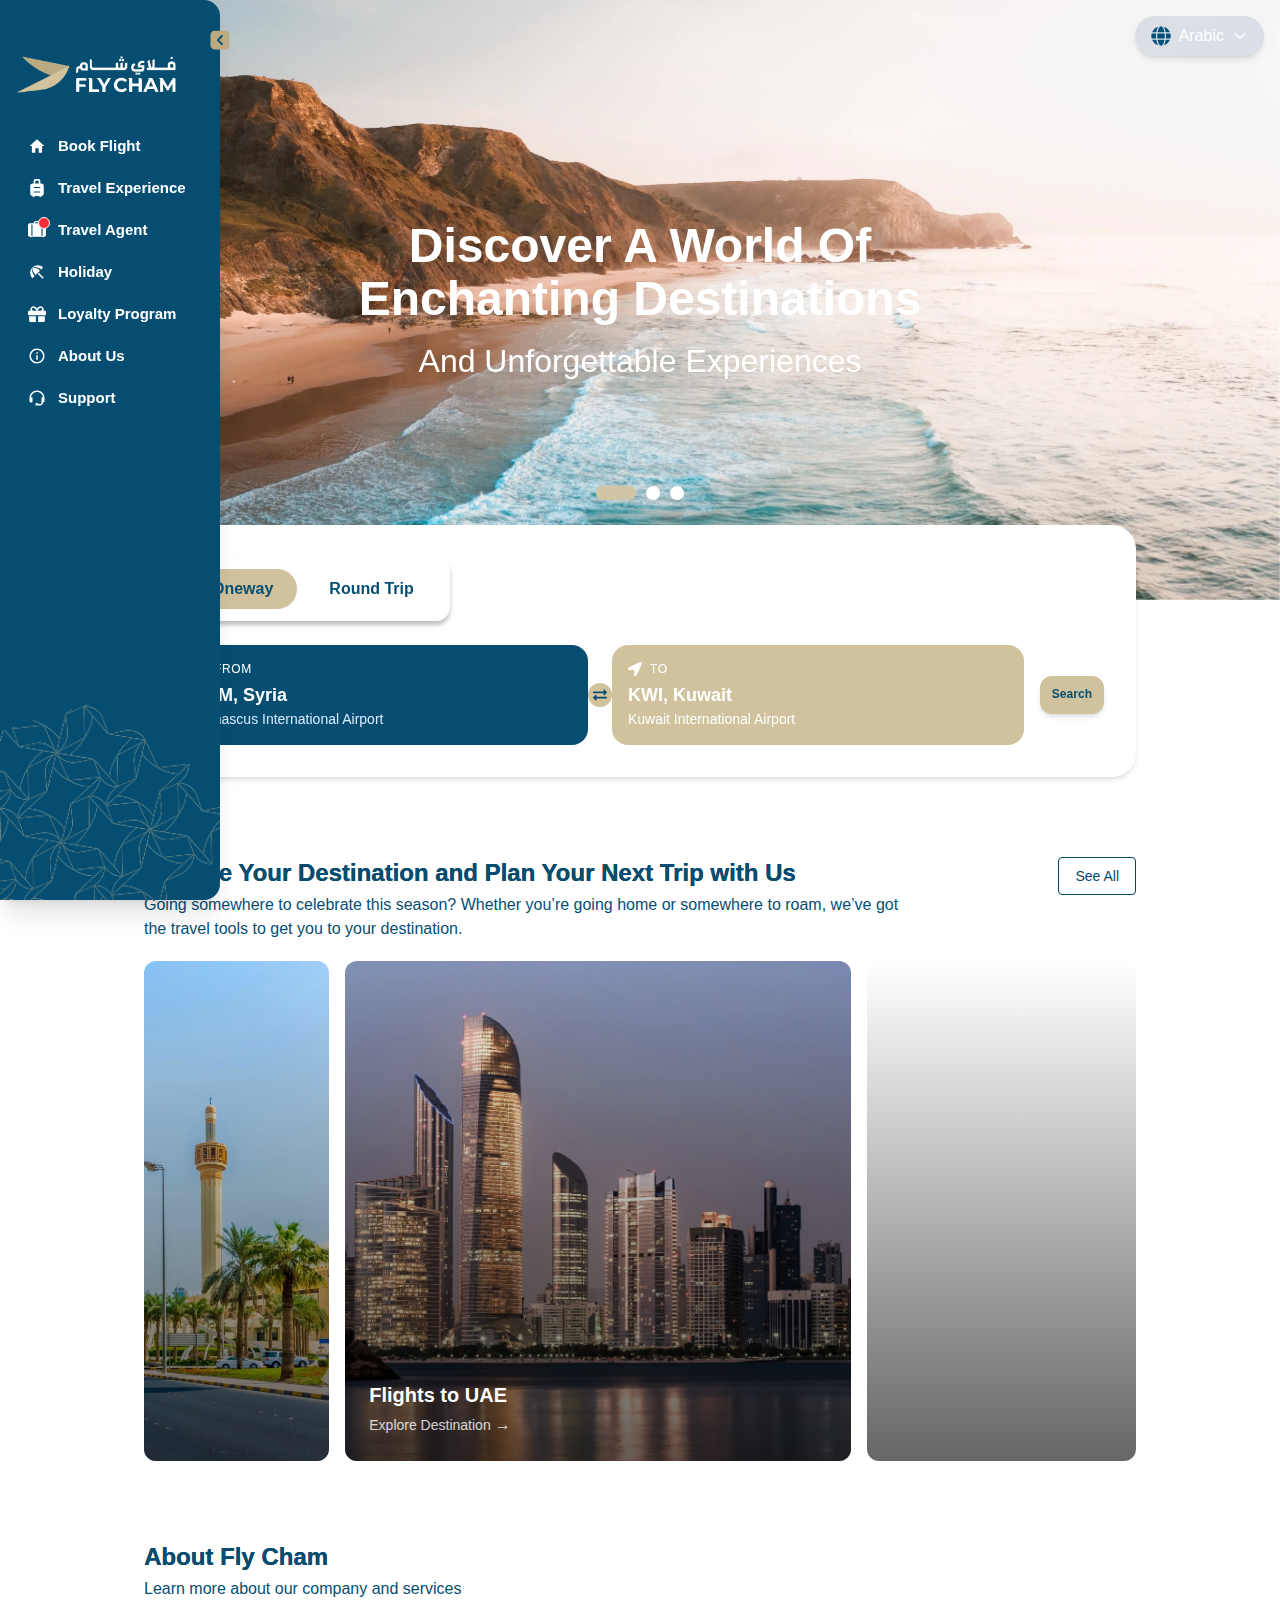
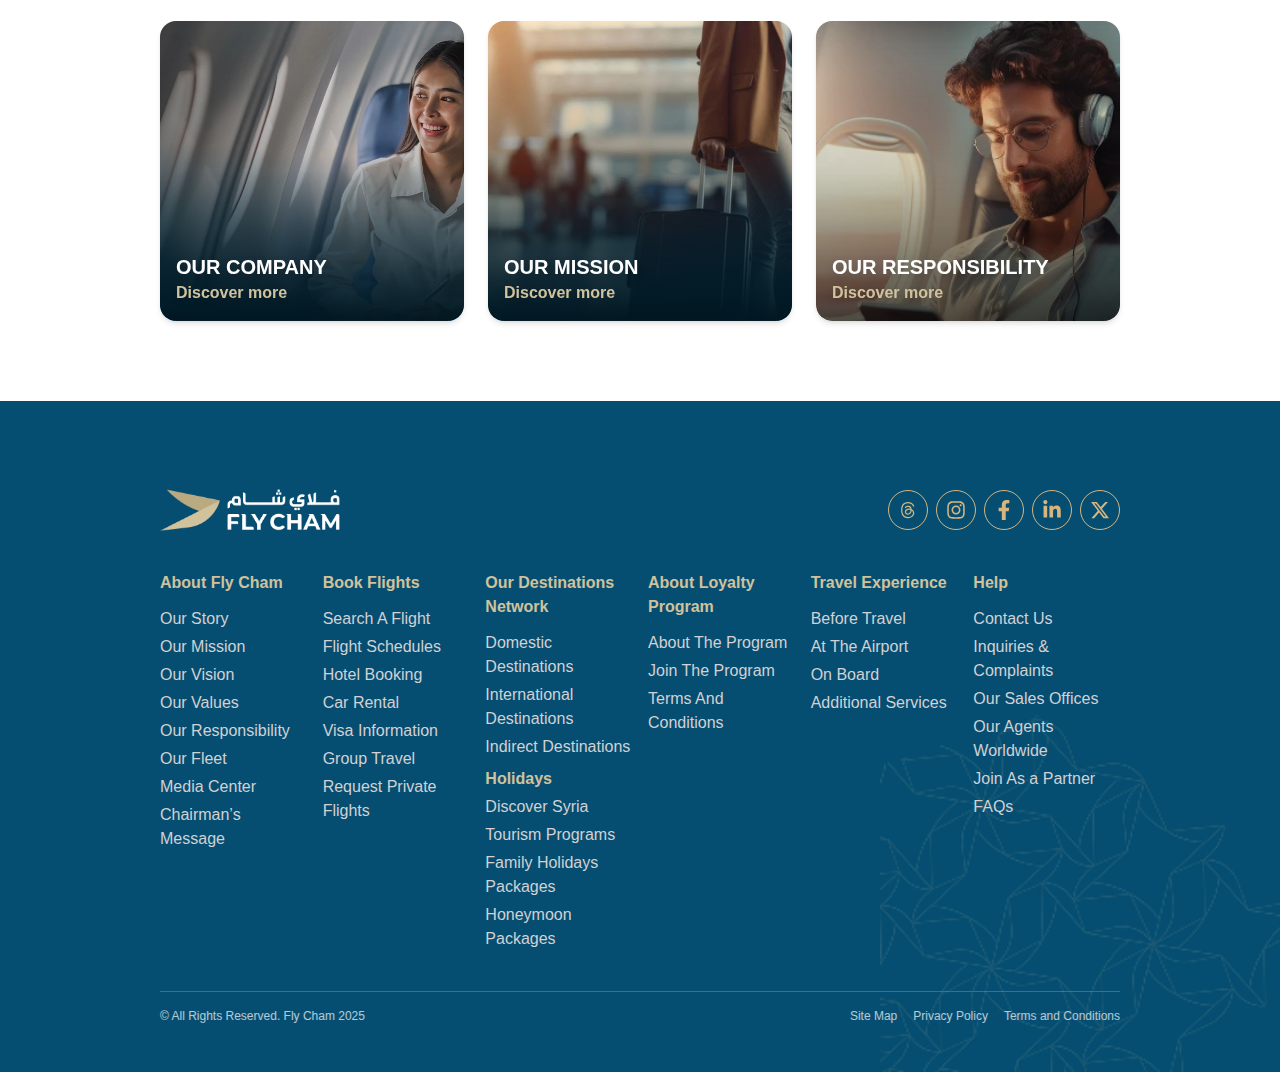
<file: test.html>
<!DOCTYPE html><html dir="ltr"><head><meta charSet="utf-8"/><meta name="viewport" content="width=device-width, initial-scale=1"/><link rel="preload" as="image" href="/_next/static/media/bg1.8a263aae.webp"/><link rel="preload" as="image" href="/_next/static/media/c1.d5c132d0.webp"/><link rel="preload" as="image" href="/_next/static/media/c2.b377e553.webp"/><link rel="preload" as="image" href="/_next/static/media/c3.a1ff80d7.webp"/><link rel="stylesheet" href="/_next/static/css/862aad4ccb5c8fa5.css" data-precedence="next"/><link rel="stylesheet" href="/_next/static/css/c66e46f533e6f7b8.css" data-precedence="next"/><link rel="stylesheet" href="/_next/static/css/ba9770fa3814f3b4.css" data-precedence="next"/><link rel="stylesheet" href="/_next/static/css/0f4543799237343a.css" data-precedence="next"/><link rel="stylesheet" href="/_next/static/css/ea7d800c8a680295.css" data-precedence="next"/><link rel="preload" as="script" fetchPriority="low" href="/_next/static/chunks/webpack-e1d38e6119d111af.js"/><script src="/_next/static/chunks/4bd1b696-509248686d506ff4.js" async=""></script><script src="/_next/static/chunks/684-f246e06793879704.js" async=""></script><script src="/_next/static/chunks/main-app-75f8074ba6c11252.js" async=""></script><script src="/_next/static/chunks/53c13509-97f46e76a31ba8ff.js" async=""></script><script src="/_next/static/chunks/8e1d74a4-e51200c3a4bea0a2.js" async=""></script><script src="/_next/static/chunks/f97e080b-46162fa66ee9a7b9.js" async=""></script><script src="/_next/static/chunks/766-be7c44dab299881f.js" async=""></script><script src="/_next/static/chunks/575-a8ec903b6add91cb.js" async=""></script><script src="/_next/static/chunks/984-d6e842230c930395.js" async=""></script><script src="/_next/static/chunks/785-bba9faf57202745b.js" async=""></script><script src="/_next/static/chunks/3-bb93955c4bc6943b.js" async=""></script><script src="/_next/static/chunks/329-38c2bf3d61b98256.js" async=""></script><script src="/_next/static/chunks/app/test/page-ad0dbe2a80bff2e5.js" async=""></script><script src="/_next/static/chunks/795d4814-10ad73dbefe21481.js" async=""></script><script src="/_next/static/chunks/5e22fd23-812158e93159bd34.js" async=""></script><script src="/_next/static/chunks/0e762574-0272459d90c9a7c0.js" async=""></script><script src="/_next/static/chunks/3d47b92a-2be6a6d6cc62083e.js" async=""></script><script src="/_next/static/chunks/app/layout-2fabfab358c83869.js" async=""></script><link rel="preload" href="https://www.googletagmanager.com/gtag/js?id=G-JSMC8W0ERV" as="script"/><title>Fly Cham</title><meta name="description" content="fly cham Choose Excellence"/><link rel="icon" href="/tabicon.png"/><script>document.querySelectorAll('body link[rel="icon"], body link[rel="apple-touch-icon"]').forEach(el => document.head.appendChild(el))</script><script src="/_next/static/chunks/polyfills-42372ed130431b0a.js" noModule=""></script></head><body class="__variable_5cfdac __variable_9a8899 antialiased"><section aria-label="Notifications alt+T" tabindex="-1" aria-live="polite" aria-relevant="additions text" aria-atomic="false"></section><noscript><iframe src="https://www.googletagmanager.com/ns.html?id=GTM-TKHJ4V8W" height="0" width="0" style="display:none;visibility:hidden"></iframe></noscript><div class="hidden xl:block"><div class="fixed left-0 h-screen bg-main text-white flex flex-col justify-between transition-all duration-300 shadow-xl rounded-r-2xl z-50 xl:pt-8" style="width:220px"><div class=" h-120 py-6 px-4"><div class="absolute top-[30px] right-[-10px] cursor-pointer transition-transform duration-300"><img alt="Fly Cham arrow" loading="lazy" width="20" height="20" decoding="async" data-nimg="1" class=" transition-transform duration-300" style="color:transparent" src="/_next/static/media/arrow.153ef648.svg"/></div><div class="absolute bottom-0 left-0 w-full overflow-hidden rounded-br-[16px]"><img alt="Fly Cham pattern" loading="lazy" width="250" height="250" decoding="async" data-nimg="1" class=" w-full h-full" style="color:transparent" src="/_next/static/media/pattern.7889791f.webp"/></div><div class="space-y-6"><div class="flex items-center justify-between"><img alt="Fly Cham Logo" loading="lazy" width="160" height="40" decoding="async" data-nimg="1" class="cursor-pointer" style="color:transparent" src="/_next/static/media/logo.74db1cd7.webp"/></div><nav class="flex flex-col gap-2 mt-9"><button class="w-full flex items-center gap-3 py-2 px-3 rounded-md text-white hover:bg-secondary hover:text-white transition font-semibold" style="font-family:Montserrat, sans-serif;font-size:15px;font-style:normal;line-height:15.791px"><div class="flex items-center relative"><span class="text-lg relative"><svg stroke="currentColor" fill="currentColor" stroke-width="0" viewBox="0 0 512 512" height="1em" width="1em" xmlns="http://www.w3.org/2000/svg"><path d="M208 448V320h96v128h97.6V256H464L256 64 48 256h62.4v192z"></path></svg></span><span class="cursor-pointer transition-opacity duration-300 whitespace-nowrap ml-3 opacity-100 delay-100">Book Flight</span></div></button><button class="w-full flex items-center gap-3 py-2 px-3 rounded-md text-white hover:bg-secondary hover:text-white transition font-semibold" style="font-family:Montserrat, sans-serif;font-size:15px;font-style:normal;line-height:15.791px"><div class="flex items-center relative"><span class="text-lg relative"><svg stroke="currentColor" fill="currentColor" stroke-width="0" viewBox="0 0 384 512" height="1em" width="1em" xmlns="http://www.w3.org/2000/svg"><path d="M144 56c0-4.4 3.6-8 8-8l80 0c4.4 0 8 3.6 8 8l0 72-96 0 0-72zm176 72l-32 0 0-72c0-30.9-25.1-56-56-56L152 0C121.1 0 96 25.1 96 56l0 72-32 0c-35.3 0-64 28.7-64 64L0 416c0 35.3 28.7 64 64 64c0 17.7 14.3 32 32 32s32-14.3 32-32l128 0c0 17.7 14.3 32 32 32s32-14.3 32-32c35.3 0 64-28.7 64-64l0-224c0-35.3-28.7-64-64-64zM112 224l160 0c8.8 0 16 7.2 16 16s-7.2 16-16 16l-160 0c-8.8 0-16-7.2-16-16s7.2-16 16-16zm0 128l160 0c8.8 0 16 7.2 16 16s-7.2 16-16 16l-160 0c-8.8 0-16-7.2-16-16s7.2-16 16-16z"></path></svg></span><span class="cursor-pointer transition-opacity duration-300 whitespace-nowrap ml-3 opacity-100 delay-100">Travel Experience</span></div></button><button class="w-full flex items-center gap-3 py-2 px-3 rounded-md text-white hover:bg-secondary hover:text-white transition font-semibold" style="font-family:Montserrat, sans-serif;font-size:15px;font-style:normal;line-height:15.791px"><div class="flex items-center relative"><span class="text-lg relative"><svg stroke="currentColor" fill="currentColor" stroke-width="0" viewBox="0 0 16 16" height="1em" width="1em" xmlns="http://www.w3.org/2000/svg"><path d="M7 0a2 2 0 0 0-2 2H1.5A1.5 1.5 0 0 0 0 3.5v9A1.5 1.5 0 0 0 1.5 14H2a.5.5 0 0 0 1 0h10a.5.5 0 0 0 1 0h.5a1.5 1.5 0 0 0 1.5-1.5v-9A1.5 1.5 0 0 0 14.5 2H11a2 2 0 0 0-2-2zM6 2a1 1 0 0 1 1-1h2a1 1 0 0 1 1 1zM3 13V3h1v10zm9 0V3h1v10z"></path></svg><span class="absolute -top-1 -right-1 w-3 h-3 bg-red-500 rounded-full border border-white shadow-lg"></span></span><span class="cursor-pointer transition-opacity duration-300 whitespace-nowrap ml-3 opacity-100 delay-100">Travel Agent</span></div></button><button class="w-full flex items-center gap-3 py-2 px-3 rounded-md text-white hover:bg-secondary hover:text-white transition font-semibold" style="font-family:Montserrat, sans-serif;font-size:15px;font-style:normal;line-height:15.791px"><div class="flex items-center relative"><span class="text-lg relative"><svg stroke="currentColor" fill="currentColor" stroke-width="0" viewBox="0 0 24 24" height="1em" width="1em" xmlns="http://www.w3.org/2000/svg"><path fill="none" d="M0 0h24v24H0z"></path><path d="m13.127 14.56 1.43-1.43 6.44 6.443L19.57 21zm4.293-5.73 2.86-2.86c-3.95-3.95-10.35-3.96-14.3-.02 3.93-1.3 8.31-.25 11.44 2.88zM5.95 5.98c-3.94 3.95-3.93 10.35.02 14.3l2.86-2.86C5.7 14.29 4.65 9.91 5.95 5.98zm.02-.02-.01.01c-.38 3.01 1.17 6.88 4.3 10.02l5.73-5.73c-3.13-3.13-7.01-4.68-10.02-4.3z"></path></svg></span><span class="cursor-pointer transition-opacity duration-300 whitespace-nowrap ml-3 opacity-100 delay-100">Holiday</span></div></button><button class="w-full flex items-center gap-3 py-2 px-3 rounded-md text-white hover:bg-secondary hover:text-white transition font-semibold" style="font-family:Montserrat, sans-serif;font-size:15px;font-style:normal;line-height:15.791px"><div class="flex items-center relative"><span class="text-lg relative"><svg stroke="currentColor" fill="currentColor" stroke-width="0" viewBox="0 0 512 512" height="1em" width="1em" xmlns="http://www.w3.org/2000/svg"><path d="M32 448c0 17.7 14.3 32 32 32h160V320H32v128zm256 32h160c17.7 0 32-14.3 32-32V320H288v160zm192-320h-42.1c6.2-12.1 10.1-25.5 10.1-40 0-48.5-39.5-88-88-88-41.6 0-68.5 21.3-103 68.3-34.5-47-61.4-68.3-103-68.3-48.5 0-88 39.5-88 88 0 14.5 3.8 27.9 10.1 40H32c-17.7 0-32 14.3-32 32v80c0 8.8 7.2 16 16 16h480c8.8 0 16-7.2 16-16v-80c0-17.7-14.3-32-32-32zm-326.1 0c-22.1 0-40-17.9-40-40s17.9-40 40-40c19.9 0 34.6 3.3 86.1 80h-86.1zm206.1 0h-86.1c51.4-76.5 65.7-80 86.1-80 22.1 0 40 17.9 40 40s-17.9 40-40 40z"></path></svg></span><span class="cursor-pointer transition-opacity duration-300 whitespace-nowrap ml-3 opacity-100 delay-100">Loyalty Program</span></div></button><button class="w-full flex items-center gap-3 py-2 px-3 rounded-md text-white hover:bg-secondary hover:text-white transition font-semibold" style="font-family:Montserrat, sans-serif;font-size:15px;font-style:normal;line-height:15.791px"><div class="flex items-center relative"><span class="text-lg relative"><svg stroke="currentColor" fill="currentColor" stroke-width="0" viewBox="0 0 24 24" height="1em" width="1em" xmlns="http://www.w3.org/2000/svg"><path fill="none" d="M0 0h24v24H0V0z"></path><path d="M11 7h2v2h-2V7zm0 4h2v6h-2v-6zm1-9C6.48 2 2 6.48 2 12s4.48 10 10 10 10-4.48 10-10S17.52 2 12 2zm0 18c-4.41 0-8-3.59-8-8s3.59-8 8-8 8 3.59 8 8-3.59 8-8 8z"></path></svg></span><span class="cursor-pointer transition-opacity duration-300 whitespace-nowrap ml-3 opacity-100 delay-100">About Us</span></div></button><button class="w-full flex items-center gap-3 py-2 px-3 rounded-md text-white hover:bg-secondary hover:text-white transition font-semibold" style="font-family:Montserrat, sans-serif;font-size:15px;font-style:normal;line-height:15.791px"><div class="flex items-center relative"><span class="text-lg relative"><svg stroke="currentColor" fill="currentColor" stroke-width="0" viewBox="0 0 24 24" height="1em" width="1em" xmlns="http://www.w3.org/2000/svg"><path d="M12 2C6.486 2 2 6.486 2 12v4.143C2 17.167 2.897 18 4 18h1a1 1 0 0 0 1-1v-5.143a1 1 0 0 0-1-1h-.908C4.648 6.987 7.978 4 12 4s7.352 2.987 7.908 6.857H19a1 1 0 0 0-1 1V18c0 1.103-.897 2-2 2h-2v-1h-4v3h6c2.206 0 4-1.794 4-4 1.103 0 2-.833 2-1.857V12c0-5.514-4.486-10-10-10z"></path></svg></span><span class="cursor-pointer transition-opacity duration-300 whitespace-nowrap ml-3 opacity-100 delay-100">Support</span></div></button></nav></div></div></div></div><div class=" "><div style="position:relative;width:100%;height:600px;overflow:hidden"><div class="slick-slider slick-initialized" dir="ltr"><div class="slick-list"><div class="slick-track" style="width:700%;left:-100%"><div data-index="0" class="slick-slide slick-active slick-current" tabindex="-1" aria-hidden="false" style="outline:none;width:14.285714285714286%;position:relative;left:0;opacity:1;z-index:999;transition:opacity 1000ms ease, visibility 1000ms ease"><div><div tabindex="-1" style="width:100%;display:inline-block"><div style="position:relative;width:100%;height:600px"><img alt="Slide 1" decoding="async" data-nimg="fill" style="position:absolute;height:100%;width:100%;left:0;top:0;right:0;bottom:0;object-fit:cover;color:transparent" src="/_next/static/media/bg1.8a263aae.webp"/></div></div></div></div><div data-index="1" class="slick-slide" tabindex="-1" aria-hidden="true" style="outline:none;width:14.285714285714286%;position:relative;left:-14px;opacity:0;z-index:998;transition:opacity 1000ms ease, visibility 1000ms ease"><div><div tabindex="-1" style="width:100%;display:inline-block"><div style="position:relative;width:100%;height:600px"><img alt="Slide 2" loading="lazy" decoding="async" data-nimg="fill" style="position:absolute;height:100%;width:100%;left:0;top:0;right:0;bottom:0;object-fit:cover;color:transparent" src="/_next/static/media/bg2.988c3fc6.webp"/></div></div></div></div><div data-index="2" class="slick-slide" tabindex="-1" aria-hidden="true" style="outline:none;width:14.285714285714286%;position:relative;left:-28px;opacity:0;z-index:998;transition:opacity 1000ms ease, visibility 1000ms ease"><div><div tabindex="-1" style="width:100%;display:inline-block"><div style="position:relative;width:100%;height:600px"><img alt="Slide 3" loading="lazy" decoding="async" data-nimg="fill" style="position:absolute;height:100%;width:100%;left:0;top:0;right:0;bottom:0;object-fit:cover;color:transparent" src="/_next/static/media/bg3.7ed68914.webp"/></div></div></div></div></div></div></div><div style="position:absolute;top:50%;left:50%;transform:translate(-50%, -50%);text-align:center;color:white;z-index:10;width:fit-content;max-width:90vw;white-space:normal;word-wrap:break-word;line-height:1.2"><h2 style="font-size:clamp(1.5rem, 5vw, 3rem);font-weight:bold;margin-bottom:1rem;line-height:1.1">Discover A World Of Enchanting Destinations</h2><h1 style="font-size:clamp(1.2rem, 4vw, 2rem);font-weight:black;line-height:1.2">And Unforgettable Experiences</h1></div><div style="position:absolute;bottom:100px;left:50%;transform:translateX(-50%);display:flex;gap:10px;z-index:20"><div style="width:40px;height:14px;border-radius:50px;background-color:#d2c5a3;cursor:pointer;transition:all 0.3s ease"></div><div style="width:14px;height:14px;border-radius:50px;background-color:#fff;cursor:pointer;transition:all 0.3s ease"></div><div style="width:14px;height:14px;border-radius:50px;background-color:#fff;cursor:pointer;transition:all 0.3s ease"></div></div></div><div class="w-[80%] mx-auto px-4"><div id="search-widget" style="background-image:url(/_next/static/media/searchPattern.b1f3d7cb.webp);background-repeat:no-repeat;background-position:925px 0px" class="max-w-7xl mx-auto mt-[-75px] bg-white rounded-3xl shadow-md p-8 relative z-20 transition"><div class="bg-white  p-3  inline-flex space-x-2 mb-6" style="border-radius:14px;box-shadow:0px 4px 4px rgba(0, 0, 0, 0.25)"><button class="cursor-pointer px-6 py-2 rounded-full font-semibold transition-all duration-400 bg-secondary text-main">Oneway</button><button class="cursor-pointer px-6 py-2 rounded-full font-semibold transition-all duration-400 text-main hover:text-[#04384e]">Round Trip</button></div><div class="flex flex-col md:flex-row items-center gap-4 w-full"><div class="flex flex-col md:flex-row items-center  w-full"><div class="cursor-pointer bg-main text-white rounded-2xl p-4 flex-1 w-full"><div class="flex items-center gap-2 mb-1 "><svg stroke="currentColor" fill="currentColor" stroke-width="0" viewBox="0 0 512 512" class="text-sm" height="1em" width="1em" xmlns="http://www.w3.org/2000/svg"><path d="M444.52 3.52L28.74 195.42c-47.97 22.39-31.98 92.75 19.19 92.75h175.91v175.91c0 51.17 70.36 67.17 92.75 19.19l191.9-415.78c15.99-38.39-25.59-79.97-63.97-63.97z"></path></svg><span class="text-xs uppercase tracking-wider">From</span></div><h3 class="text-lg font-semibold">DAM, Syria</h3><p class="text-sm text-blue-100">Damascus International Airport</p></div><div class="cursor-pointer bg-secondary text-white w-6 h-6 flex items-center justify-center rounded-full"><svg stroke="currentColor" fill="currentColor" stroke-width="0" viewBox="0 0 512 512" class="text-sm text-main rotate-90 md:rotate-0" height="1em" width="1em" xmlns="http://www.w3.org/2000/svg"><path d="M0 168v-16c0-13.255 10.745-24 24-24h360V80c0-21.367 25.899-32.042 40.971-16.971l80 80c9.372 9.373 9.372 24.569 0 33.941l-80 80C409.956 271.982 384 261.456 384 240v-48H24c-13.255 0-24-10.745-24-24zm488 152H128v-48c0-21.314-25.862-32.08-40.971-16.971l-80 80c-9.372 9.373-9.372 24.569 0 33.941l80 80C102.057 463.997 128 453.437 128 432v-48h360c13.255 0 24-10.745 24-24v-16c0-13.255-10.745-24-24-24z"></path></svg></div><div class=" cursor-pointer bg-secondary text-white rounded-2xl p-4 flex-1  w-full"><div class="flex items-center gap-2 mb-1"><svg stroke="currentColor" fill="currentColor" stroke-width="0" viewBox="0 0 512 512" class="text-sm" height="1em" width="1em" xmlns="http://www.w3.org/2000/svg"><path d="M444.52 3.52L28.74 195.42c-47.97 22.39-31.98 92.75 19.19 92.75h175.91v175.91c0 51.17 70.36 67.17 92.75 19.19l191.9-415.78c15.99-38.39-25.59-79.97-63.97-63.97z"></path></svg><span class="text-xs uppercase tracking-wider text-white">To</span></div><h3 class="text-lg font-semibold text-white">KWI, Kuwait</h3><p class="text-sm text-white">Kuwait International Airport</p></div></div><button class="cursor-pointer  bg-secondary text-main font-bold shadow px-3 py-3 shadow-lg rounded-xl shadow-md hover:bg-secondary-light transition mt-4 md:mt-0 whitespace-nowrap" style="font-size:12px;line-height:13.046px;letter-spacing:0.024px">Search</button></div></div><div class="mt-20 mb-20"><div class="flex flex-col xl:flex-row justify-between items-start bg-white mb-5"><div class="max-w-3xl"><h2 class="text-xl md:text-2xl font-extrabold text-main" style="text-shadow:0.2px 0.2px #00253C">Choose Your Destination and Plan Your Next Trip with Us</h2><p class="text-sm md:text-base text-main mt-1">Going somewhere to celebrate this season? Whether you’re going home or somewhere to roam, we’ve got the travel tools to get you to your destination.</p></div><button class="w-full xl:w-auto mt-4 xl:mt-0 cursor-pointer border border-sky-900 text-sky-900 text-sm px-4 py-2 rounded hover:bg-sky-900 hover:text-white transition">See All</button></div><div class="flex gap-4 overflow-hidden"><div class="relative rounded-xl overflow-hidden cursor-pointer transition-all duration-700 ease-[cubic-bezier(0.45,1,0.4,1.1)]

 flex-shrink-0 flex-[1.1]" style="height:500px"><img alt="Flights to Sharjah" loading="lazy" decoding="async" data-nimg="fill" class="object-cover" style="position:absolute;height:100%;width:100%;left:0;top:0;right:0;bottom:0;color:transparent" src="/_next/static/media/d4.6195e269.webp"/><div class="absolute inset-0 bg-gradient-to-t from-black/60 via-black/30 to-transparent z-10"></div></div><div class="relative rounded-xl overflow-hidden cursor-pointer transition-all duration-700 ease-[cubic-bezier(0.45,1,0.4,1.1)]

 flex-shrink-0 flex-[3]" style="height:500px"><img alt="Flights to UAE" loading="lazy" decoding="async" data-nimg="fill" class="object-cover" style="position:absolute;height:100%;width:100%;left:0;top:0;right:0;bottom:0;color:transparent" src="/_next/static/media/dubai.fd12249f.webp"/><div class="absolute inset-0 bg-gradient-to-t from-black/60 via-black/30 to-transparent z-10"></div><div class="absolute bottom-6 left-6 z-20 text-white transition-opacity duration-500 opacity-100"><h3 class="text-xl font-bold">Flights to UAE</h3><p class="text-sm text-white/80 mt-1 flex items-center gap-1">Explore Destination<span class="text-base">→</span></p></div></div><div class="relative rounded-xl overflow-hidden cursor-pointer transition-all duration-700 ease-[cubic-bezier(0.45,1,0.4,1.1)]

 flex-shrink-0 flex-[1.6]" style="height:500px"><img alt="Flights to Muscat" loading="lazy" decoding="async" data-nimg="fill" class="object-cover" style="position:absolute;height:100%;width:100%;left:0;top:0;right:0;bottom:0;color:transparent" src="/_next/static/media/d3.ee4ec3a8.webp"/><div class="absolute inset-0 bg-gradient-to-t from-black/60 via-black/30 to-transparent z-10"></div></div></div></div><div class="mt-20 mb-20"><div class="flex flex-col xl:flex-row justify-between items-start bg-white mb-5"><div class="max-w-3xl"><h2 class="text-xl md:text-2xl font-extrabold text-main" style="text-shadow:0.2px 0.2px #00253C">About Fly Cham</h2><p class="text-sm md:text-base text-main mt-1">Learn more about our company and services</p></div></div><section class=""><div class="grid grid-cols-1 lg:grid-cols-2 xl:grid-cols-3 gap-6 px-4"><div class="cursor-pointer relative rounded-2xl overflow-hidden shadow-md transition duration-300 hover:shadow-xl hover:-translate-y-1 h-[300px]"><div class="relative w-full h-full"><img alt="OUR COMPANY" decoding="async" data-nimg="fill" class="object-cover w-full h-full" style="position:absolute;height:100%;width:100%;left:0;top:0;right:0;bottom:0;color:transparent" src="/_next/static/media/c1.d5c132d0.webp"/><div class="absolute inset-0 bg-gradient-to-t from-black/70 via-black/20 to-transparent backdrop-blur-[0.5px]"></div></div><div class="absolute bottom-4 left-4 z-20 text-white"><h3 class="text-lg md:text-xl font-bold drop-shadow-lg">OUR COMPANY</h3><p class="text-sm md:text-base text-secondary font-bold drop-shadow-md">Discover more</p></div></div><div class="cursor-pointer relative rounded-2xl overflow-hidden shadow-md transition duration-300 hover:shadow-xl hover:-translate-y-1 h-[300px]"><div class="relative w-full h-full"><img alt="OUR MISSION" decoding="async" data-nimg="fill" class="object-cover w-full h-full" style="position:absolute;height:100%;width:100%;left:0;top:0;right:0;bottom:0;color:transparent" src="/_next/static/media/c2.b377e553.webp"/><div class="absolute inset-0 bg-gradient-to-t from-black/70 via-black/20 to-transparent backdrop-blur-[0.5px]"></div></div><div class="absolute bottom-4 left-4 z-20 text-white"><h3 class="text-lg md:text-xl font-bold drop-shadow-lg">OUR MISSION</h3><p class="text-sm md:text-base text-secondary font-bold drop-shadow-md">Discover more</p></div></div><div class="cursor-pointer relative rounded-2xl overflow-hidden shadow-md transition duration-300 hover:shadow-xl hover:-translate-y-1 h-[300px]"><div class="relative w-full h-full"><img alt="OUR RESPONSIBILITY" decoding="async" data-nimg="fill" class="object-cover w-full h-full" style="position:absolute;height:100%;width:100%;left:0;top:0;right:0;bottom:0;color:transparent" src="/_next/static/media/c3.a1ff80d7.webp"/><div class="absolute inset-0 bg-gradient-to-t from-black/70 via-black/20 to-transparent backdrop-blur-[0.5px]"></div></div><div class="absolute bottom-4 left-4 z-20 text-white"><h3 class="text-lg md:text-xl font-bold drop-shadow-lg">OUR RESPONSIBILITY</h3><p class="text-sm md:text-base text-secondary font-bold drop-shadow-md">Discover more</p></div></div></div></section></div></div><div class=" relative  bg-main text-white"><footer class=" w-[75%] mx-auto pt-4 pb-20 md:py-12"><div class="my-10 flex flex-col md:flex-row justify-between items-center gap-6 text-sm"><div class="cursor-pointer"><img alt="Fly Cham" loading="lazy" width="180" height="40" decoding="async" data-nimg="1" style="color:transparent" src="/_next/static/media/logo.74db1cd7.webp"/></div><div class="flex justify-center gap-2 mt-6 md:mt-0 text-xl"><div class="cursor-pointer w-10 h-10 flex items-center justify-center rounded-full border border-[#D6B680] text-[#D6B680] hover:opacity-80 transition"><svg stroke="currentColor" fill="currentColor" stroke-width="0" viewBox="0 0 256 256" height="1em" width="1em" xmlns="http://www.w3.org/2000/svg"><path d="M186.42,123.65a63.81,63.81,0,0,0-11.13-6.72c-4-29.89-24-39.31-33.1-42.07-19.78-6-42.51,1.19-52.85,16.7a8,8,0,0,0,13.32,8.88c6.37-9.56,22-14.16,34.89-10.27,9.95,3,16.82,10.3,20.15,21a81.05,81.05,0,0,0-15.29-1.43c-13.92,0-26.95,3.59-36.67,10.1C94.3,127.57,88,139,88,152c0,20.58,15.86,35.52,37.71,35.52a48,48,0,0,0,34.35-14.81c6.44-6.7,14-18.36,15.61-37.1.38.26.74.53,1.1.8C186.88,144.05,192,154.68,192,168c0,19.36-20.34,48-64,48-26.73,0-45.48-8.65-57.34-26.44C60.93,175,56,154.26,56,128s4.93-47,14.66-61.56C82.52,48.65,101.27,40,128,40c32.93,0,54,13.25,64.53,40.52a8,8,0,1,0,14.93-5.75C194.68,41.56,167.2,24,128,24,96,24,72.19,35.29,57.34,57.56,45.83,74.83,40,98.52,40,128s5.83,53.17,17.34,70.44C72.19,220.71,96,232,128,232c30.07,0,48.9-11.48,59.4-21.1C200.3,199.08,208,183,208,168,208,149.66,200.54,134.32,186.42,123.65Zm-37.89,38a31.94,31.94,0,0,1-22.82,9.9c-10.81,0-21.71-6-21.71-19.52,0-12.63,12-26.21,38.41-26.21A63.88,63.88,0,0,1,160,128.24C160,142.32,156,153.86,148.53,161.62Z"></path></svg></div><div class="cursor-pointer w-10 h-10 flex items-center justify-center rounded-full border border-[#D6B680] text-[#D6B680] hover:opacity-80 transition"><svg stroke="currentColor" fill="currentColor" stroke-width="0" viewBox="0 0 448 512" height="1em" width="1em" xmlns="http://www.w3.org/2000/svg"><path d="M224.1 141c-63.6 0-114.9 51.3-114.9 114.9s51.3 114.9 114.9 114.9S339 319.5 339 255.9 287.7 141 224.1 141zm0 189.6c-41.1 0-74.7-33.5-74.7-74.7s33.5-74.7 74.7-74.7 74.7 33.5 74.7 74.7-33.6 74.7-74.7 74.7zm146.4-194.3c0 14.9-12 26.8-26.8 26.8-14.9 0-26.8-12-26.8-26.8s12-26.8 26.8-26.8 26.8 12 26.8 26.8zm76.1 27.2c-1.7-35.9-9.9-67.7-36.2-93.9-26.2-26.2-58-34.4-93.9-36.2-37-2.1-147.9-2.1-184.9 0-35.8 1.7-67.6 9.9-93.9 36.1s-34.4 58-36.2 93.9c-2.1 37-2.1 147.9 0 184.9 1.7 35.9 9.9 67.7 36.2 93.9s58 34.4 93.9 36.2c37 2.1 147.9 2.1 184.9 0 35.9-1.7 67.7-9.9 93.9-36.2 26.2-26.2 34.4-58 36.2-93.9 2.1-37 2.1-147.8 0-184.8zM398.8 388c-7.8 19.6-22.9 34.7-42.6 42.6-29.5 11.7-99.5 9-132.1 9s-102.7 2.6-132.1-9c-19.6-7.8-34.7-22.9-42.6-42.6-11.7-29.5-9-99.5-9-132.1s-2.6-102.7 9-132.1c7.8-19.6 22.9-34.7 42.6-42.6 29.5-11.7 99.5-9 132.1-9s102.7-2.6 132.1 9c19.6 7.8 34.7 22.9 42.6 42.6 11.7 29.5 9 99.5 9 132.1s2.7 102.7-9 132.1z"></path></svg></div><div class="cursor-pointer w-10 h-10 flex items-center justify-center rounded-full border border-[#D6B680] text-[#D6B680] hover:opacity-80 transition"><svg stroke="currentColor" fill="currentColor" stroke-width="0" viewBox="0 0 320 512" height="1em" width="1em" xmlns="http://www.w3.org/2000/svg"><path d="M279.14 288l14.22-92.66h-88.91v-60.13c0-25.35 12.42-50.06 52.24-50.06h40.42V6.26S260.43 0 225.36 0c-73.22 0-121.08 44.38-121.08 124.72v70.62H22.89V288h81.39v224h100.17V288z"></path></svg></div><div class="cursor-pointer w-10 h-10 flex items-center justify-center rounded-full border border-[#D6B680] text-[#D6B680] hover:opacity-80 transition"><svg stroke="currentColor" fill="currentColor" stroke-width="0" viewBox="0 0 448 512" height="1em" width="1em" xmlns="http://www.w3.org/2000/svg"><path d="M100.28 448H7.4V148.9h92.88zM53.79 108.1C24.09 108.1 0 83.5 0 53.8a53.79 53.79 0 0 1 107.58 0c0 29.7-24.1 54.3-53.79 54.3zM447.9 448h-92.68V302.4c0-34.7-.7-79.2-48.29-79.2-48.29 0-55.69 37.7-55.69 76.7V448h-92.78V148.9h89.08v40.8h1.3c12.4-23.5 42.69-48.3 87.88-48.3 94 0 111.28 61.9 111.28 142.3V448z"></path></svg></div><div class="cursor-pointer w-10 h-10 flex items-center justify-center rounded-full border border-[#D6B680] text-[#D6B680] hover:opacity-80 transition"><svg stroke="currentColor" fill="currentColor" stroke-width="0" viewBox="0 0 512 512" height="1em" width="1em" xmlns="http://www.w3.org/2000/svg"><path d="M389.2 48h70.6L305.6 224.2 487 464H345L233.7 318.6 106.5 464H35.8L200.7 275.5 26.8 48H172.4L272.9 180.9 389.2 48zM364.4 421.8h39.1L151.1 88h-42L364.4 421.8z"></path></svg></div></div></div><div class="grid grid-cols-2 xl:grid-cols-6 lg:grid-cols-5 md:grid-cols-4  gap-4"><div><h4 class="font-semibold mb-3 text-secondary">About Fly Cham</h4><ul class="space-y-1"><li class="  text-[#D2D1D3]">Our Story</li><li class="  text-[#D2D1D3]">Our Mission</li><li class="  text-[#D2D1D3]">Our Vision</li><li class="  text-[#D2D1D3]">Our Values</li><li class="  text-[#D2D1D3]">Our Responsibility</li><li class="  text-[#D2D1D3]">Our Fleet</li><li class="  text-[#D2D1D3]">Media Center</li><li class="  text-[#D2D1D3]">Chairman’s Message</li></ul></div><div><h4 class="font-semibold mb-3 text-secondary">Book Flights</h4><ul class="space-y-1"><li class="  text-[#D2D1D3]">Search A Flight</li><li class="  text-[#D2D1D3]">Flight Schedules</li><li class="  text-[#D2D1D3]">Hotel Booking</li><li class="  text-[#D2D1D3]">Car Rental</li><li class="  text-[#D2D1D3]">Visa Information</li><li class="  text-[#D2D1D3]">Group Travel</li><li class="  text-[#D2D1D3]">Request Private Flights</li></ul></div><div><h4 class="font-semibold mb-3 text-secondary">Our Destinations Network</h4><ul class="space-y-1"><li class="  text-[#D2D1D3]">Domestic Destinations</li><li class="  text-[#D2D1D3]">International Destinations</li><li class="  text-[#D2D1D3]">Indirect Destinations</li><li class="  font-semibold mt-2 text-secondary">Holidays</li><li class="  text-[#D2D1D3]">Discover Syria</li><li class="  text-[#D2D1D3]">Tourism Programs</li><li class="  text-[#D2D1D3]">Family Holidays Packages</li><li class="  text-[#D2D1D3]">Honeymoon Packages</li></ul></div><div><h4 class="font-semibold mb-3 text-secondary">About Loyalty Program</h4><ul class="space-y-1"><li class="  text-[#D2D1D3]">About The Program</li><li class="  text-[#D2D1D3]">Join The Program</li><li class="  text-[#D2D1D3]">Terms And Conditions</li></ul></div><div><h4 class="font-semibold mb-3 text-secondary">Travel Experience</h4><ul class="space-y-1"><li class="  text-[#D2D1D3]">Before Travel</li><li class="  text-[#D2D1D3]">At The Airport</li><li class="  text-[#D2D1D3]">On Board</li><li class="  text-[#D2D1D3]">Additional Services</li></ul></div><div><h4 class="font-semibold mb-3 text-secondary">Help</h4><ul class="space-y-1"><li class="  text-[#D2D1D3]">Contact Us</li><li class="  text-[#D2D1D3]">Inquiries &amp; Complaints</li><li class="  text-[#D2D1D3]">Our Sales Offices</li><li class="  text-[#D2D1D3]">Our Agents Worldwide</li><li class="  text-[#D2D1D3]">Join As a Partner</li><li class="  text-[#D2D1D3]">FAQs</li></ul></div></div><div class="text-center md:text-start mt-10 border-t border-white/20 pt-4 flex flex-col md:flex-row justify-between text-xs text-white/70"><p>© All Rights Reserved. Fly Cham 2025</p><div class="flex gap-4 mt-2 md:mt-0 justify-center"><span>Site Map</span><span>Privacy Policy</span><span>Terms and Conditions</span></div></div><img alt="Background Pattern" aria-hidden="true" loading="lazy" width="211" height="226" decoding="async" data-nimg="1" class="absolute opacity-30 bottom-0 right-0 w-[280px] md:w-[400px] pointer-events-none select-none z-0" style="color:transparent" src="/_next/static/media/pattern.7889791f.webp"/></footer></div></div><!--$--><!--/$--><!--$--><!--/$--><div class="block xl:hidden"><div class="fixed bottom-0 left-0 right-0 z-50 bg-[#075377] h-16 rounded-t-2xl flex items-center justify-between px-6 shadow-lg "><button class="text-white text-xl cursor-pointer"><svg stroke="currentColor" fill="currentColor" stroke-width="0" viewBox="0 0 448 512" height="1em" width="1em" xmlns="http://www.w3.org/2000/svg"><path d="M16 132h416c8.837 0 16-7.163 16-16V76c0-8.837-7.163-16-16-16H16C7.163 60 0 67.163 0 76v40c0 8.837 7.163 16 16 16zm0 160h416c8.837 0 16-7.163 16-16v-40c0-8.837-7.163-16-16-16H16c-8.837 0-16 7.163-16 16v40c0 8.837 7.163 16 16 16zm0 160h416c8.837 0 16-7.163 16-16v-40c0-8.837-7.163-16-16-16H16c-8.837 0-16 7.163-16 16v40c0 8.837 7.163 16 16 16z"></path></svg></button><div class="relative w-20 h-6"><img alt="Logo" loading="lazy" decoding="async" data-nimg="fill" class="object-contain" style="position:absolute;height:100%;width:100%;left:0;top:0;right:0;bottom:0;color:transparent" src="/_next/static/media/logo.74db1cd7.webp"/></div><button class="w-8 h-8 bg-white rounded-full flex items-center justify-center"><svg stroke="currentColor" fill="currentColor" stroke-width="0" viewBox="0 0 496 512" class="text-[#075377] text-sm" height="1em" width="1em" xmlns="http://www.w3.org/2000/svg"><path d="M336.5 160C322 70.7 287.8 8 248 8s-74 62.7-88.5 152h177zM152 256c0 22.2 1.2 43.5 3.3 64h185.3c2.1-20.5 3.3-41.8 3.3-64s-1.2-43.5-3.3-64H155.3c-2.1 20.5-3.3 41.8-3.3 64zm324.7-96c-28.6-67.9-86.5-120.4-158-141.6 24.4 33.8 41.2 84.7 50 141.6h108zM177.2 18.4C105.8 39.6 47.8 92.1 19.3 160h108c8.7-56.9 25.5-107.8 49.9-141.6zM487.4 192H372.7c2.1 21 3.3 42.5 3.3 64s-1.2 43-3.3 64h114.6c5.5-20.5 8.6-41.8 8.6-64s-3.1-43.5-8.5-64zM120 256c0-21.5 1.2-43 3.3-64H8.6C3.2 212.5 0 233.8 0 256s3.2 43.5 8.6 64h114.6c-2-21-3.2-42.5-3.2-64zm39.5 96c14.5 89.3 48.7 152 88.5 152s74-62.7 88.5-152h-177zm159.3 141.6c71.4-21.2 129.4-73.7 158-141.6h-108c-8.8 56.9-25.6 107.8-50 141.6zM19.3 352c28.6 67.9 86.5 120.4 158 141.6-24.4-33.8-41.2-84.7-50-141.6h-108z"></path></svg></button></div><div class="w-full fixed bottom-0 left-0 right-0 bg-main z-50 transition-transform duration-300 translate-y-full rounded-t-2xl"><div class="flex items-center justify-between px-4 pt-4"><button class="text-white text-xl cursor-pointer"><svg stroke="currentColor" fill="currentColor" stroke-width="0" viewBox="0 0 448 512" height="1em" width="1em" xmlns="http://www.w3.org/2000/svg"><path d="M16 132h416c8.837 0 16-7.163 16-16V76c0-8.837-7.163-16-16-16H16C7.163 60 0 67.163 0 76v40c0 8.837 7.163 16 16 16zm0 160h416c8.837 0 16-7.163 16-16v-40c0-8.837-7.163-16-16-16H16c-8.837 0-16 7.163-16 16v40c0 8.837 7.163 16 16 16zm0 160h416c8.837 0 16-7.163 16-16v-40c0-8.837-7.163-16-16-16H16c-8.837 0-16 7.163-16 16v40c0 8.837 7.163 16 16 16z"></path></svg></button><img alt="Logo" loading="lazy" width="267" height="62" decoding="async" data-nimg="1" class="w-20 h-auto" style="color:transparent" src="/_next/static/media/logo.74db1cd7.webp"/><button class="w-8 h-8 bg-white rounded-full flex items-center justify-center"><svg stroke="currentColor" fill="currentColor" stroke-width="0" viewBox="0 0 496 512" class="text-[#075377] text-sm" height="1em" width="1em" xmlns="http://www.w3.org/2000/svg"><path d="M336.5 160C322 70.7 287.8 8 248 8s-74 62.7-88.5 152h177zM152 256c0 22.2 1.2 43.5 3.3 64h185.3c2.1-20.5 3.3-41.8 3.3-64s-1.2-43.5-3.3-64H155.3c-2.1 20.5-3.3 41.8-3.3 64zm324.7-96c-28.6-67.9-86.5-120.4-158-141.6 24.4 33.8 41.2 84.7 50 141.6h108zM177.2 18.4C105.8 39.6 47.8 92.1 19.3 160h108c8.7-56.9 25.5-107.8 49.9-141.6zM487.4 192H372.7c2.1 21 3.3 42.5 3.3 64s-1.2 43-3.3 64h114.6c5.5-20.5 8.6-41.8 8.6-64s-3.1-43.5-8.5-64zM120 256c0-21.5 1.2-43 3.3-64H8.6C3.2 212.5 0 233.8 0 256s3.2 43.5 8.6 64h114.6c-2-21-3.2-42.5-3.2-64zm39.5 96c14.5 89.3 48.7 152 88.5 152s74-62.7 88.5-152h-177zm159.3 141.6c71.4-21.2 129.4-73.7 158-141.6h-108c-8.8 56.9-25.6 107.8-50 141.6zM19.3 352c28.6 67.9 86.5 120.4 158 141.6-24.4-33.8-41.2-84.7-50-141.6h-108z"></path></svg></button></div><div class="mt-4"><nav class="flex flex-col px-6 py-4 space-y-3 text-white text-sm font-medium"><div class="cursor-pointer flex items-center gap-2 px-4 py-2 rounded-md hover:bg-secondary"><span class="text-lg relative"><svg stroke="currentColor" fill="currentColor" stroke-width="0" viewBox="0 0 512 512" height="1em" width="1em" xmlns="http://www.w3.org/2000/svg"><path d="M208 448V320h96v128h97.6V256H464L256 64 48 256h62.4v192z"></path></svg></span><span class="text-base">Book Flight</span></div><div class="cursor-pointer flex items-center gap-2 px-4 py-2 rounded-md hover:bg-secondary"><span class="text-lg relative"><svg stroke="currentColor" fill="currentColor" stroke-width="0" viewBox="0 0 384 512" height="1em" width="1em" xmlns="http://www.w3.org/2000/svg"><path d="M144 56c0-4.4 3.6-8 8-8l80 0c4.4 0 8 3.6 8 8l0 72-96 0 0-72zm176 72l-32 0 0-72c0-30.9-25.1-56-56-56L152 0C121.1 0 96 25.1 96 56l0 72-32 0c-35.3 0-64 28.7-64 64L0 416c0 35.3 28.7 64 64 64c0 17.7 14.3 32 32 32s32-14.3 32-32l128 0c0 17.7 14.3 32 32 32s32-14.3 32-32c35.3 0 64-28.7 64-64l0-224c0-35.3-28.7-64-64-64zM112 224l160 0c8.8 0 16 7.2 16 16s-7.2 16-16 16l-160 0c-8.8 0-16-7.2-16-16s7.2-16 16-16zm0 128l160 0c8.8 0 16 7.2 16 16s-7.2 16-16 16l-160 0c-8.8 0-16-7.2-16-16s7.2-16 16-16z"></path></svg></span><span class="text-base">Travel Experience</span></div><div class="cursor-pointer flex items-center gap-2 px-4 py-2 rounded-md hover:bg-secondary"><span class="text-lg relative"><svg stroke="currentColor" fill="currentColor" stroke-width="0" viewBox="0 0 16 16" height="1em" width="1em" xmlns="http://www.w3.org/2000/svg"><path d="M7 0a2 2 0 0 0-2 2H1.5A1.5 1.5 0 0 0 0 3.5v9A1.5 1.5 0 0 0 1.5 14H2a.5.5 0 0 0 1 0h10a.5.5 0 0 0 1 0h.5a1.5 1.5 0 0 0 1.5-1.5v-9A1.5 1.5 0 0 0 14.5 2H11a2 2 0 0 0-2-2zM6 2a1 1 0 0 1 1-1h2a1 1 0 0 1 1 1zM3 13V3h1v10zm9 0V3h1v10z"></path></svg><span class="absolute -top-1 -right-1 w-3 h-3 bg-red-500 rounded-full border border-white shadow-lg"></span></span><span class="text-base">Travel Agent</span></div><div class="cursor-pointer flex items-center gap-2 px-4 py-2 rounded-md hover:bg-secondary"><span class="text-lg relative"><svg stroke="currentColor" fill="currentColor" stroke-width="0" viewBox="0 0 24 24" height="1em" width="1em" xmlns="http://www.w3.org/2000/svg"><path fill="none" d="M0 0h24v24H0z"></path><path d="m13.127 14.56 1.43-1.43 6.44 6.443L19.57 21zm4.293-5.73 2.86-2.86c-3.95-3.95-10.35-3.96-14.3-.02 3.93-1.3 8.31-.25 11.44 2.88zM5.95 5.98c-3.94 3.95-3.93 10.35.02 14.3l2.86-2.86C5.7 14.29 4.65 9.91 5.95 5.98zm.02-.02-.01.01c-.38 3.01 1.17 6.88 4.3 10.02l5.73-5.73c-3.13-3.13-7.01-4.68-10.02-4.3z"></path></svg></span><span class="text-base">Holiday</span></div><div class="cursor-pointer flex items-center gap-2 px-4 py-2 rounded-md hover:bg-secondary"><span class="text-lg relative"><svg stroke="currentColor" fill="currentColor" stroke-width="0" viewBox="0 0 512 512" height="1em" width="1em" xmlns="http://www.w3.org/2000/svg"><path d="M32 448c0 17.7 14.3 32 32 32h160V320H32v128zm256 32h160c17.7 0 32-14.3 32-32V320H288v160zm192-320h-42.1c6.2-12.1 10.1-25.5 10.1-40 0-48.5-39.5-88-88-88-41.6 0-68.5 21.3-103 68.3-34.5-47-61.4-68.3-103-68.3-48.5 0-88 39.5-88 88 0 14.5 3.8 27.9 10.1 40H32c-17.7 0-32 14.3-32 32v80c0 8.8 7.2 16 16 16h480c8.8 0 16-7.2 16-16v-80c0-17.7-14.3-32-32-32zm-326.1 0c-22.1 0-40-17.9-40-40s17.9-40 40-40c19.9 0 34.6 3.3 86.1 80h-86.1zm206.1 0h-86.1c51.4-76.5 65.7-80 86.1-80 22.1 0 40 17.9 40 40s-17.9 40-40 40z"></path></svg></span><span class="text-base">Loyalty Program</span></div><div class="cursor-pointer flex items-center gap-2 px-4 py-2 rounded-md hover:bg-secondary"><span class="text-lg relative"><svg stroke="currentColor" fill="currentColor" stroke-width="0" viewBox="0 0 24 24" height="1em" width="1em" xmlns="http://www.w3.org/2000/svg"><path fill="none" d="M0 0h24v24H0V0z"></path><path d="M11 7h2v2h-2V7zm0 4h2v6h-2v-6zm1-9C6.48 2 2 6.48 2 12s4.48 10 10 10 10-4.48 10-10S17.52 2 12 2zm0 18c-4.41 0-8-3.59-8-8s3.59-8 8-8 8 3.59 8 8-3.59 8-8 8z"></path></svg></span><span class="text-base">About Us</span></div><div class="cursor-pointer flex items-center gap-2 px-4 py-2 rounded-md hover:bg-secondary"><span class="text-lg relative"><svg stroke="currentColor" fill="currentColor" stroke-width="0" viewBox="0 0 24 24" height="1em" width="1em" xmlns="http://www.w3.org/2000/svg"><path d="M12 2C6.486 2 2 6.486 2 12v4.143C2 17.167 2.897 18 4 18h1a1 1 0 0 0 1-1v-5.143a1 1 0 0 0-1-1h-.908C4.648 6.987 7.978 4 12 4s7.352 2.987 7.908 6.857H19a1 1 0 0 0-1 1V18c0 1.103-.897 2-2 2h-2v-1h-4v3h6c2.206 0 4-1.794 4-4 1.103 0 2-.833 2-1.857V12c0-5.514-4.486-10-10-10z"></path></svg></span><span class="text-base">Support</span></div></nav></div></div></div><div class="absolute top-4 right-4 z-50"><button class="flex items-center space-x-2 px-4 py-2 text-white shadow-md" style="border-radius:74px;background:rgba(108, 134, 177, 0.20);backdrop-filter:blur(5px);-webkit-backdrop-filter:blur(5px)"><svg stroke="currentColor" fill="currentColor" stroke-width="0" viewBox="0 0 496 512" class="text-[#00507A]" height="20" width="20" xmlns="http://www.w3.org/2000/svg"><path d="M336.5 160C322 70.7 287.8 8 248 8s-74 62.7-88.5 152h177zM152 256c0 22.2 1.2 43.5 3.3 64h185.3c2.1-20.5 3.3-41.8 3.3-64s-1.2-43.5-3.3-64H155.3c-2.1 20.5-3.3 41.8-3.3 64zm324.7-96c-28.6-67.9-86.5-120.4-158-141.6 24.4 33.8 41.2 84.7 50 141.6h108zM177.2 18.4C105.8 39.6 47.8 92.1 19.3 160h108c8.7-56.9 25.5-107.8 49.9-141.6zM487.4 192H372.7c2.1 21 3.3 42.5 3.3 64s-1.2 43-3.3 64h114.6c5.5-20.5 8.6-41.8 8.6-64s-3.1-43.5-8.5-64zM120 256c0-21.5 1.2-43 3.3-64H8.6C3.2 212.5 0 233.8 0 256s3.2 43.5 8.6 64h114.6c-2-21-3.2-42.5-3.2-64zm39.5 96c14.5 89.3 48.7 152 88.5 152s74-62.7 88.5-152h-177zm159.3 141.6c71.4-21.2 129.4-73.7 158-141.6h-108c-8.8 56.9-25.6 107.8-50 141.6zM19.3 352c28.6 67.9 86.5 120.4 158 141.6-24.4-33.8-41.2-84.7-50-141.6h-108z"></path></svg><span>Arabic</span><svg stroke="currentColor" fill="currentColor" stroke-width="0" viewBox="0 0 512 512" height="1em" width="1em" xmlns="http://www.w3.org/2000/svg"><path d="M256 294.1L383 167c9.4-9.4 24.6-9.4 33.9 0s9.3 24.6 0 34L273 345c-9.1 9.1-23.7 9.3-33.1.7L95 201.1c-4.7-4.7-7-10.9-7-17s2.3-12.3 7-17c9.4-9.4 24.6-9.4 33.9 0l127.1 127z"></path></svg></button></div><script src="/_next/static/chunks/webpack-e1d38e6119d111af.js" async=""></script><script>(self.__next_f=self.__next_f||[]).push([0])</script><script>self.__next_f.push([1,"1:\"$Sreact.fragment\"\n3:I[7555,[],\"\"]\n4:I[1295,[],\"\"]\n5:I[894,[],\"ClientPageRoot\"]\n6:I[7167,[\"446\",\"static/chunks/53c13509-97f46e76a31ba8ff.js\",\"711\",\"static/chunks/8e1d74a4-e51200c3a4bea0a2.js\",\"506\",\"static/chunks/f97e080b-46162fa66ee9a7b9.js\",\"766\",\"static/chunks/766-be7c44dab299881f.js\",\"575\",\"static/chunks/575-a8ec903b6add91cb.js\",\"984\",\"static/chunks/984-d6e842230c930395.js\",\"785\",\"static/chunks/785-bba9faf57202745b.js\",\"3\",\"static/chunks/3-bb93955c4bc6943b.js\",\"329\",\"static/chunks/329-38c2bf3d61b98256.js\",\"11\",\"static/chunks/app/test/page-ad0dbe2a80bff2e5.js\"],\"default\"]\n9:I[9665,[],\"MetadataBoundary\"]\nb:I[9665,[],\"OutletBoundary\"]\ne:I[4911,[],\"AsyncMetadataOutlet\"]\n10:I[9665,[],\"ViewportBoundary\"]\n12:I[6614,[],\"\"]\n:HL[\"/_next/static/css/862aad4ccb5c8fa5.css\",\"style\"]\n:HL[\"/_next/static/css/c66e46f533e6f7b8.css\",\"style\"]\n:HL[\"/_next/static/css/ba9770fa3814f3b4.css\",\"style\"]\n:HL[\"/_next/static/css/0f4543799237343a.css\",\"style\"]\n:HL[\"/_next/static/css/ea7d800c8a680295.css\",\"style\"]\n0:{\"P\":null,\"b\":\"QM92rncNt1lpSw_5SJxd5\",\"p\":\"\",\"c\":[\"\",\"test\"],\"i\":false,\"f\":[[[\"\",{\"children\":[\"test\",{\"children\":[\"__PAGE__\",{}]}]},\"$undefined\",\"$undefined\",true],[\"\",[\"$\",\"$1\",\"c\",{\"children\":[[[\"$\",\"link\",\"0\",{\"rel\":\"stylesheet\",\"href\":\"/_next/static/css/862aad4ccb5c8fa5.css\",\"precedence\":\"next\",\"crossOrigin\":\"$undefined\",\"nonce\":\"$undefined\"}],[\"$\",\"link\",\"1\",{\"rel\":\"stylesheet\",\"href\":\"/_next/static/css/c66e46f533e6f7b8.css\",\"precedence\":\"next\",\"crossOrigin\":\"$undefined\",\"nonce\":\"$undefined\"}],[\"$\",\"link\",\"2\",{\"rel\":\"stylesheet\",\"href\":\"/_next/static/css/ba9770fa3814f3b4.css\",\"precedence\":\"next\",\"crossOrigin\":\"$undefined\",\"nonce\":\"$undefined\"}]],\"$L2\"]}],{\"children\":[\"test\",[\"$\",\"$1\",\"c\",{\"children\":[null,[\"$\",\"$L3\",null,{\"parallelRouterKey\":\"children\",\"error\":\"$undefined\",\"errorStyles\":\"$undefined\",\"errorScripts\":\"$undefined\",\"template\":[\"$\",\"$L4\",null,{}],\"templateStyles\":\"$undefined\",\"templateScripts\":\"$undefined\",\"notFound\":\"$undefined\",\"forbidden\":\"$undefined\",\"unauthorized\":\"$undefined\"}]]}],{\"children\":[\"__PAGE__\",[\"$"])</script><script>self.__next_f.push([1,"\",\"$1\",\"c\",{\"children\":[[\"$\",\"$L5\",null,{\"Component\":\"$6\",\"searchParams\":{},\"params\":{},\"promises\":[\"$@7\",\"$@8\"]}],[\"$\",\"$L9\",null,{\"children\":\"$La\"}],[[\"$\",\"link\",\"0\",{\"rel\":\"stylesheet\",\"href\":\"/_next/static/css/0f4543799237343a.css\",\"precedence\":\"next\",\"crossOrigin\":\"$undefined\",\"nonce\":\"$undefined\"}],[\"$\",\"link\",\"1\",{\"rel\":\"stylesheet\",\"href\":\"/_next/static/css/ea7d800c8a680295.css\",\"precedence\":\"next\",\"crossOrigin\":\"$undefined\",\"nonce\":\"$undefined\"}]],[\"$\",\"$Lb\",null,{\"children\":[\"$Lc\",\"$Ld\",[\"$\",\"$Le\",null,{\"promise\":\"$@f\"}]]}]]}],{},null,false]},null,false]},null,false],[\"$\",\"$1\",\"h\",{\"children\":[null,[\"$\",\"$1\",\"sG9_JfjmpiOrfmlSQlQ5w\",{\"children\":[[\"$\",\"$L10\",null,{\"children\":\"$L11\"}],null]}],null]}],false]],\"m\":\"$undefined\",\"G\":[\"$12\",\"$undefined\"],\"s\":false,\"S\":true}\n"])</script><script>self.__next_f.push([1,"13:I[6671,[\"446\",\"static/chunks/53c13509-97f46e76a31ba8ff.js\",\"711\",\"static/chunks/8e1d74a4-e51200c3a4bea0a2.js\",\"479\",\"static/chunks/795d4814-10ad73dbefe21481.js\",\"206\",\"static/chunks/5e22fd23-812158e93159bd34.js\",\"87\",\"static/chunks/0e762574-0272459d90c9a7c0.js\",\"873\",\"static/chunks/3d47b92a-2be6a6d6cc62083e.js\",\"766\",\"static/chunks/766-be7c44dab299881f.js\",\"984\",\"static/chunks/984-d6e842230c930395.js\",\"177\",\"static/chunks/app/layout-2fabfab358c83869.js\"],\"Toaster\"]\n14:I[5574,[\"446\",\"static/chunks/53c13509-97f46e76a31ba8ff.js\",\"711\",\"static/chunks/8e1d74a4-e51200c3a4bea0a2.js\",\"479\",\"static/chunks/795d4814-10ad73dbefe21481.js\",\"206\",\"static/chunks/5e22fd23-812158e93159bd34.js\",\"87\",\"static/chunks/0e762574-0272459d90c9a7c0.js\",\"873\",\"static/chunks/3d47b92a-2be6a6d6cc62083e.js\",\"766\",\"static/chunks/766-be7c44dab299881f.js\",\"984\",\"static/chunks/984-d6e842230c930395.js\",\"177\",\"static/chunks/app/layout-2fabfab358c83869.js\"],\"default\"]\n15:\"$Sreact.suspense\"\n16:I[4911,[],\"AsyncMetadata\"]\n2:[\"$\",\"html\",null,{\"dir\":\"ltr\",\"children\":[[\"$\",\"$L13\",null,{\"richColors\":true}],[\"$\",\"body\",null,{\"className\":\"__variable_5cfdac __variable_9a8899 antialiased\",\"children\":[\"$\",\"$L14\",null,{\"children\":[\"$\",\"$L3\",null,{\"parallelRouterKey\":\"children\",\"error\":\"$undefined\",\"errorStyles\":\"$undefined\",\"errorScripts\":\"$undefined\",\"template\":[\"$\",\"$L4\",null,{}],\"templateStyles\":\"$undefined\",\"templateScripts\":\"$undefined\",\"notFound\":[[[\"$\",\"title\",null,{\"children\":\"404: This page could not be found.\"}],[\"$\",\"div\",null,{\"style\":{\"fontFamily\":\"system-ui,\\\"Segoe UI\\\",Roboto,Helvetica,Arial,sans-serif,\\\"Apple Color Emoji\\\",\\\"Segoe UI Emoji\\\"\",\"height\":\"100vh\",\"textAlign\":\"center\",\"display\":\"flex\",\"flexDirection\":\"column\",\"alignItems\":\"center\",\"justifyContent\":\"center\"},\"children\":[\"$\",\"div\",null,{\"children\":[[\"$\",\"style\",null,{\"dangerouslySetInnerHTML\":{\"__html\":\"body{color:#000;background:#fff;margin:0}.next-error-h1{border-right:1px solid rgba(0,0,0,.3)}@media (prefers-color-scheme:dark){body{color:#fff;background:#000}.next-error-h1{border-rig"])</script><script>self.__next_f.push([1,"ht:1px solid rgba(255,255,255,.3)}}\"}}],[\"$\",\"h1\",null,{\"className\":\"next-error-h1\",\"style\":{\"display\":\"inline-block\",\"margin\":\"0 20px 0 0\",\"padding\":\"0 23px 0 0\",\"fontSize\":24,\"fontWeight\":500,\"verticalAlign\":\"top\",\"lineHeight\":\"49px\"},\"children\":404}],[\"$\",\"div\",null,{\"style\":{\"display\":\"inline-block\"},\"children\":[\"$\",\"h2\",null,{\"style\":{\"fontSize\":14,\"fontWeight\":400,\"lineHeight\":\"49px\",\"margin\":0},\"children\":\"This page could not be found.\"}]}]]}]}]],[]],\"forbidden\":\"$undefined\",\"unauthorized\":\"$undefined\"}]}]}]]}]\n7:{}\n8:{}\na:[\"$\",\"$15\",null,{\"fallback\":null,\"children\":[\"$\",\"$L16\",null,{\"promise\":\"$@17\"}]}]\n"])</script><script>self.__next_f.push([1,"d:null\n"])</script><script>self.__next_f.push([1,"11:[[\"$\",\"meta\",\"0\",{\"charSet\":\"utf-8\"}],[\"$\",\"meta\",\"1\",{\"name\":\"viewport\",\"content\":\"width=device-width, initial-scale=1\"}]]\nc:null\n"])</script><script>self.__next_f.push([1,"17:{\"metadata\":[[\"$\",\"title\",\"0\",{\"children\":\"Fly Cham\"}],[\"$\",\"meta\",\"1\",{\"name\":\"description\",\"content\":\"fly cham Choose Excellence\"}],[\"$\",\"link\",\"2\",{\"rel\":\"icon\",\"href\":\"/tabicon.png\"}]],\"error\":null,\"digest\":\"$undefined\"}\nf:{\"metadata\":\"$17:metadata\",\"error\":null,\"digest\":\"$undefined\"}\n"])</script></body></html>
</file>
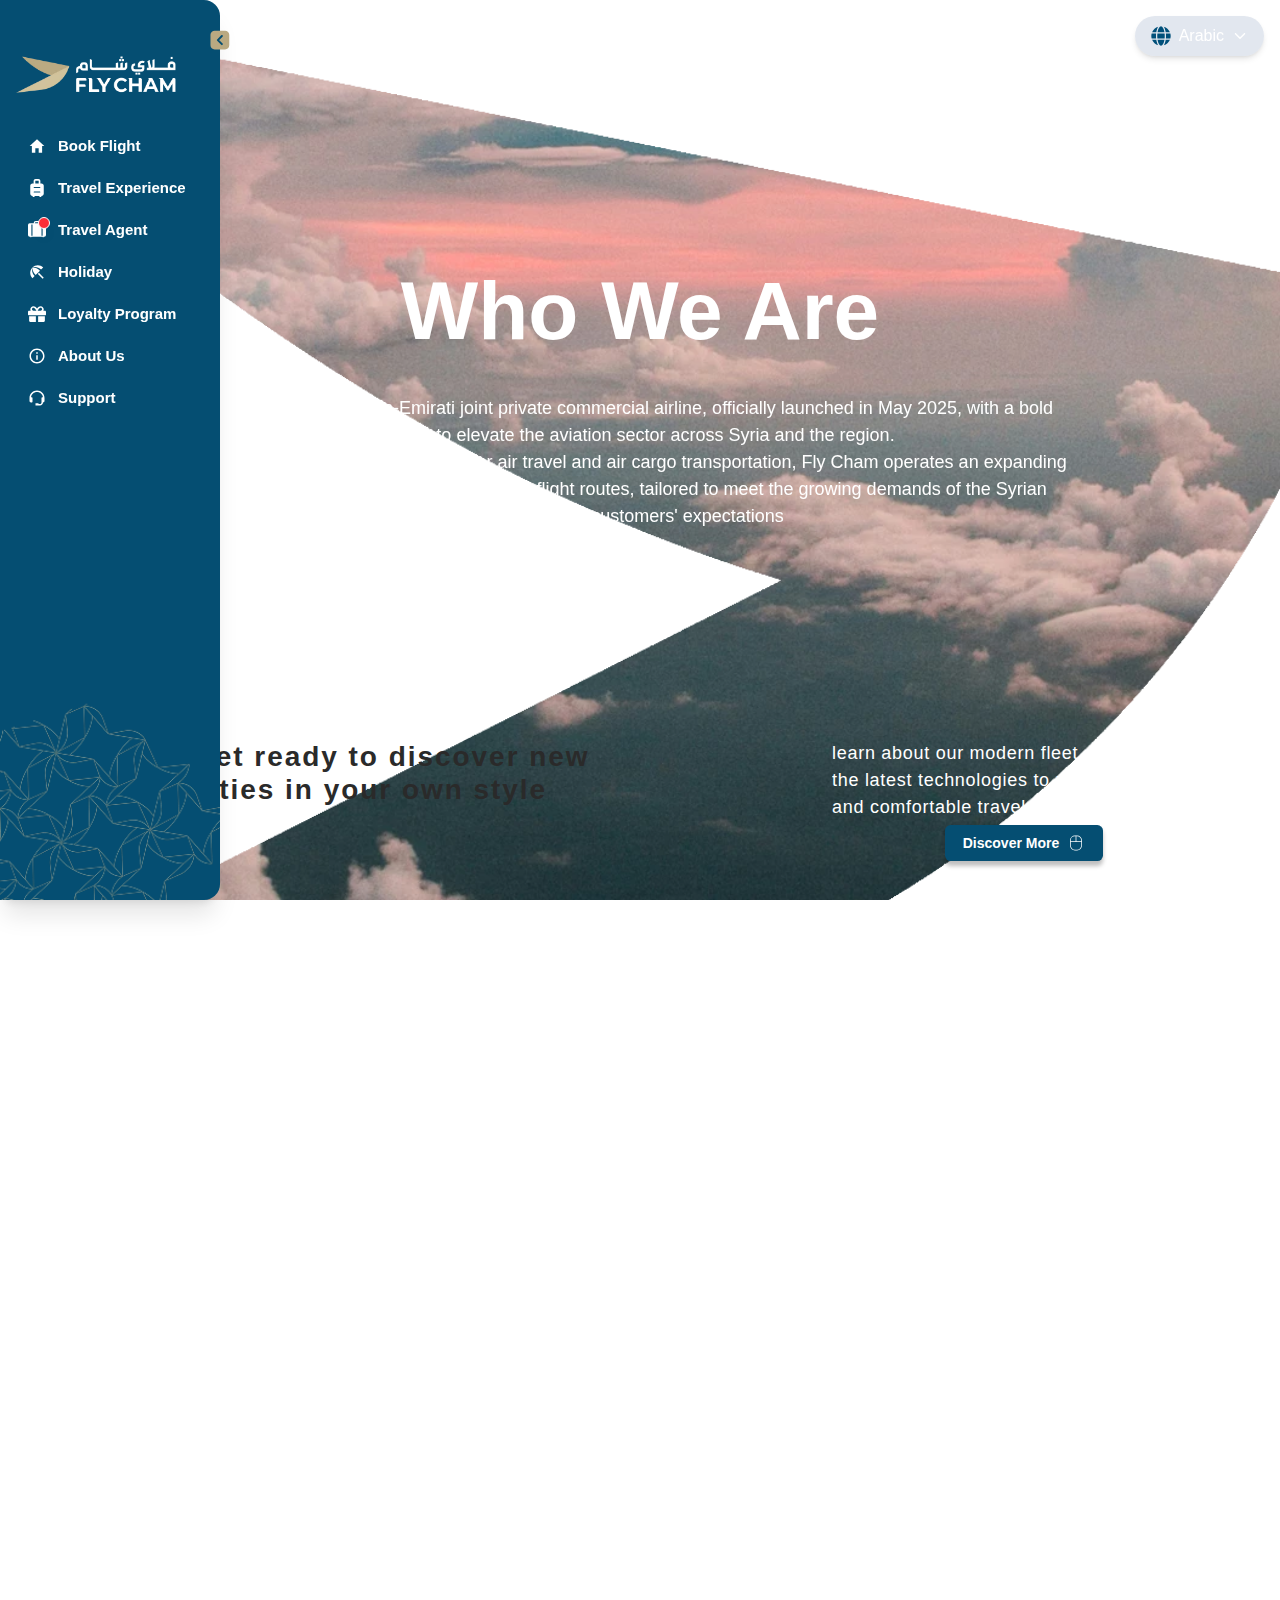
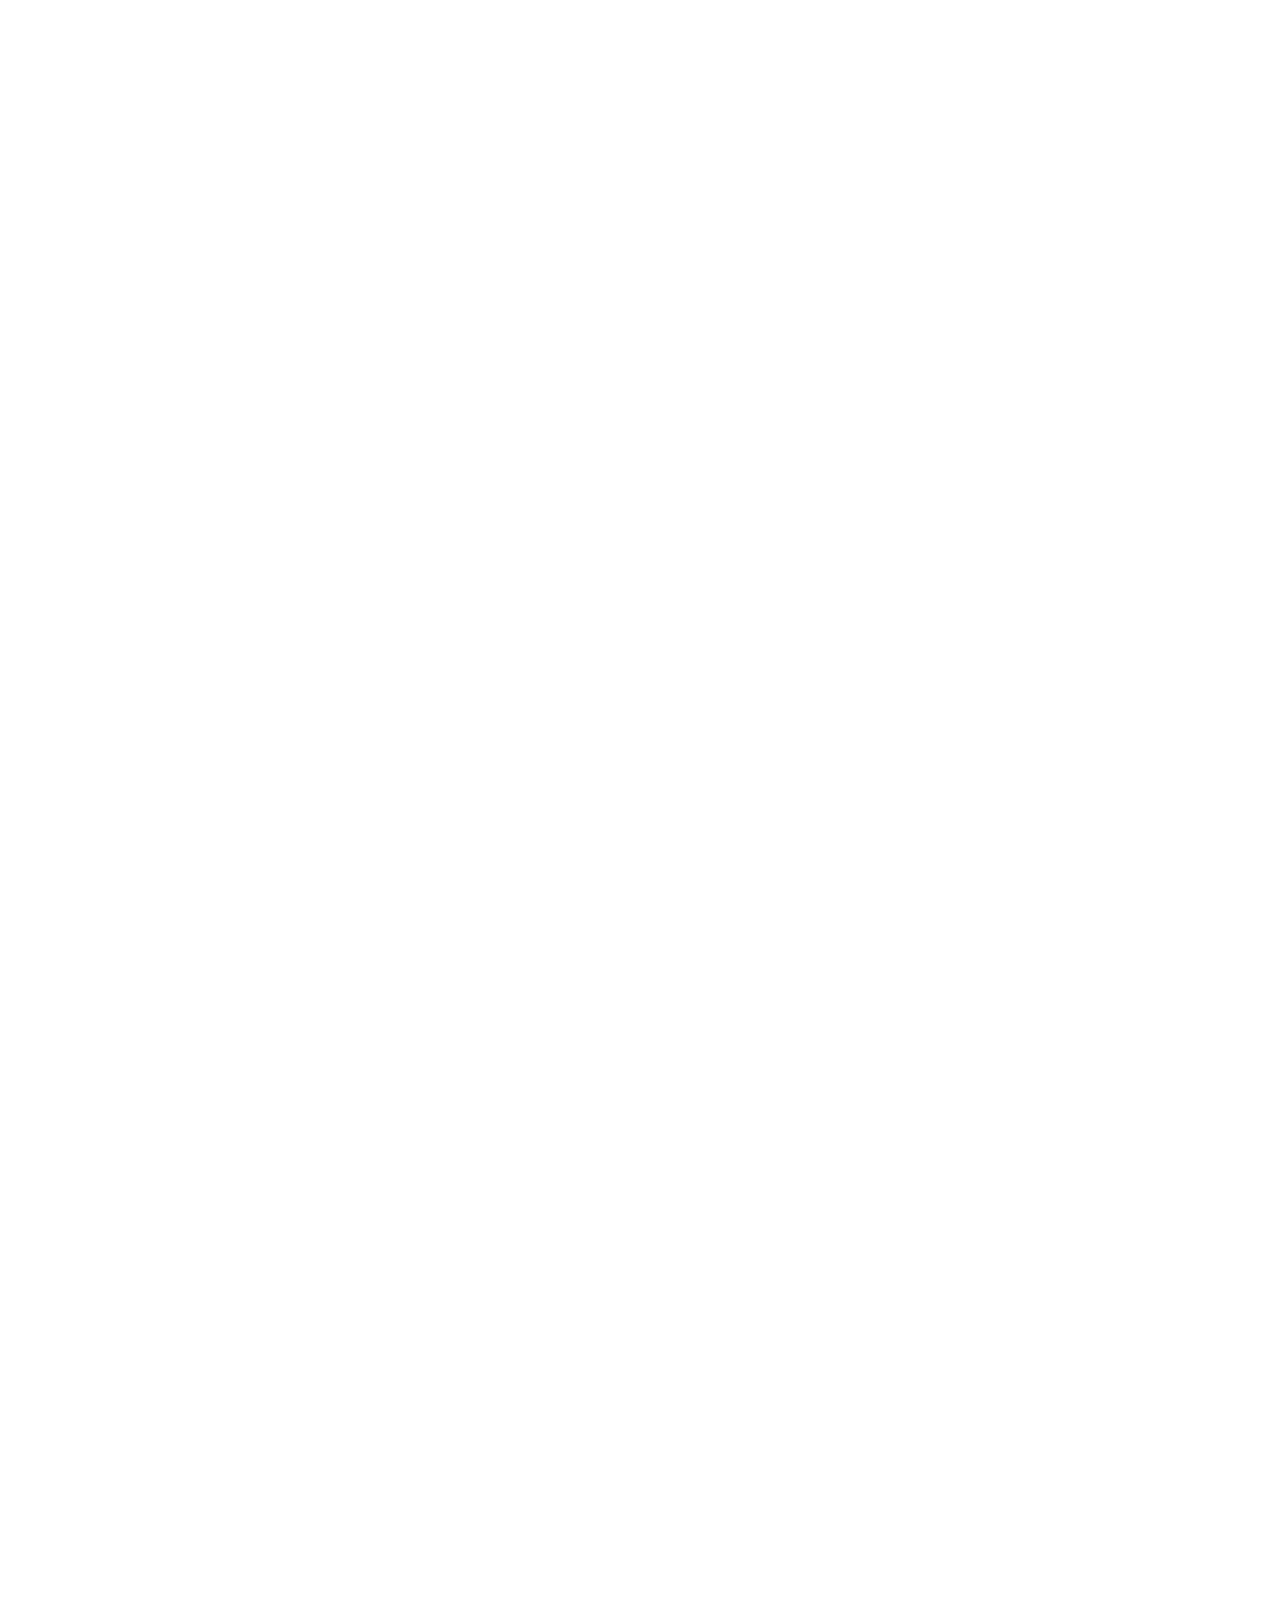
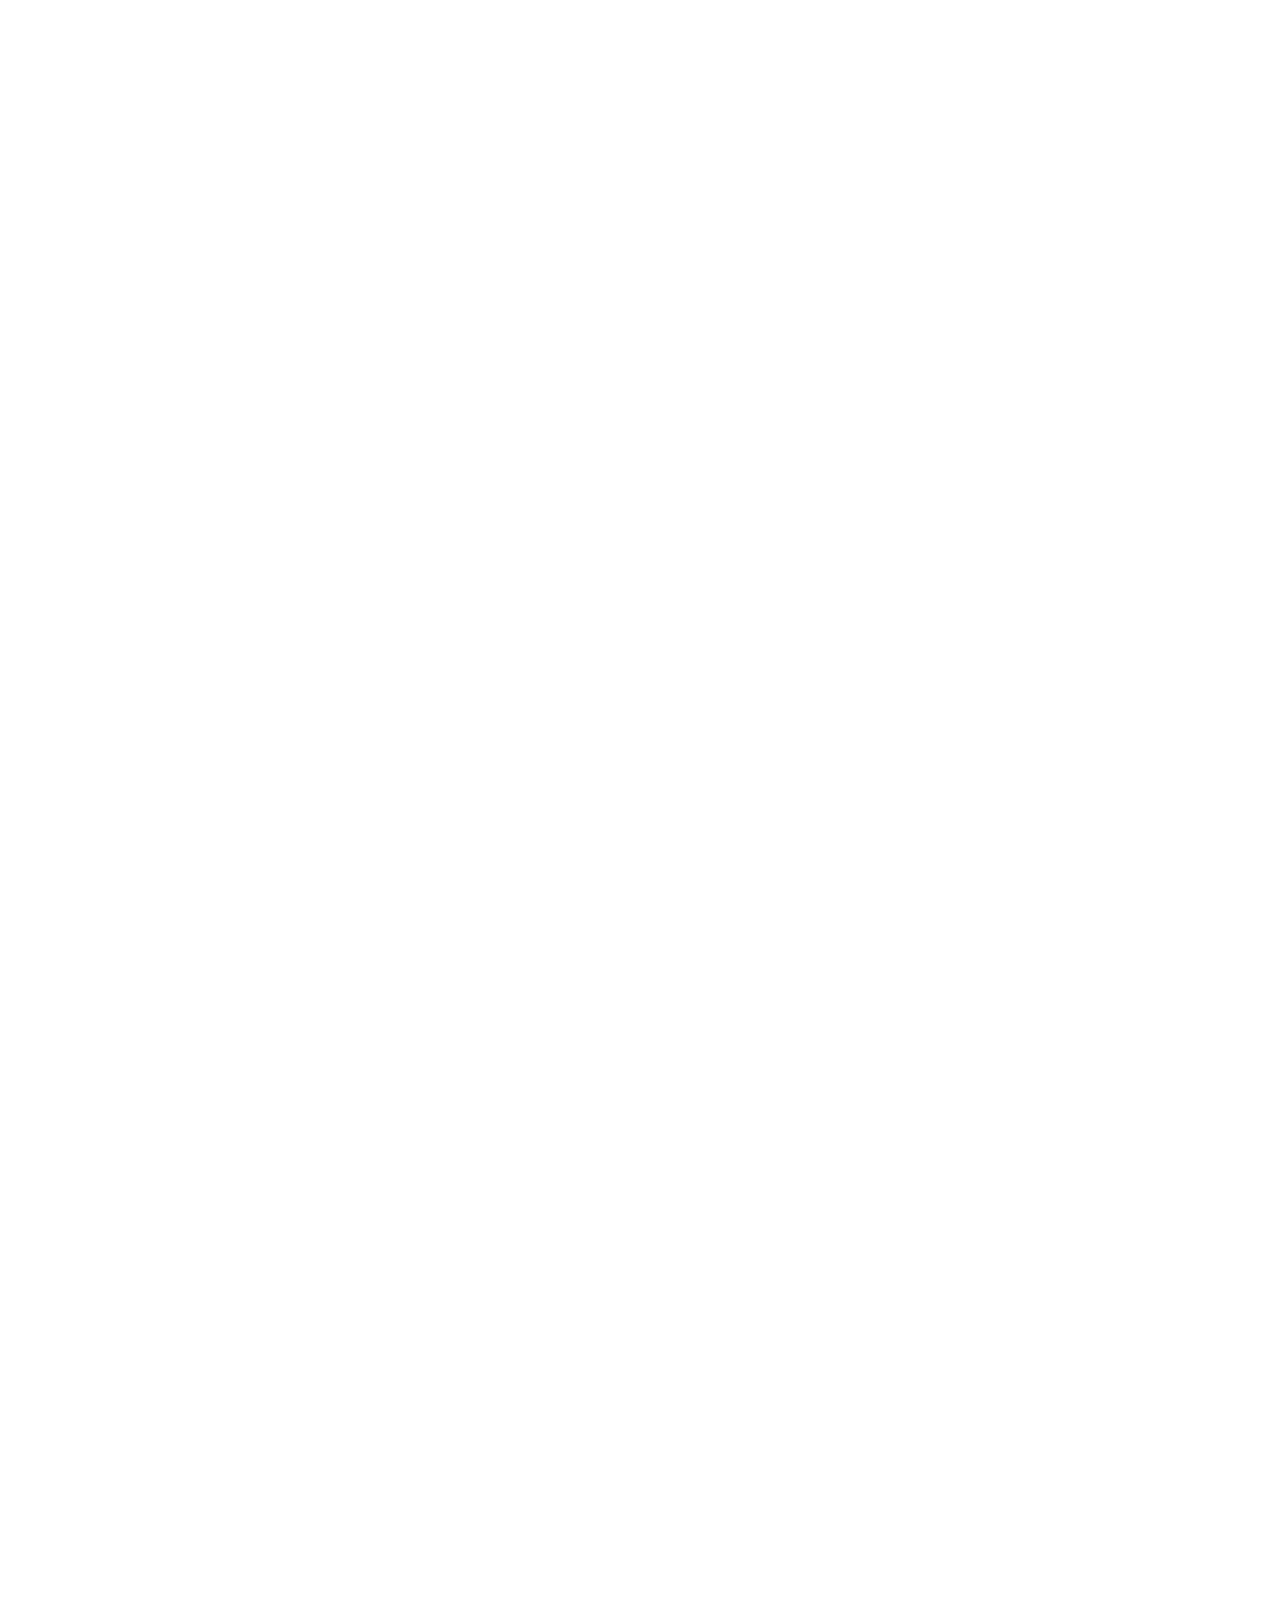
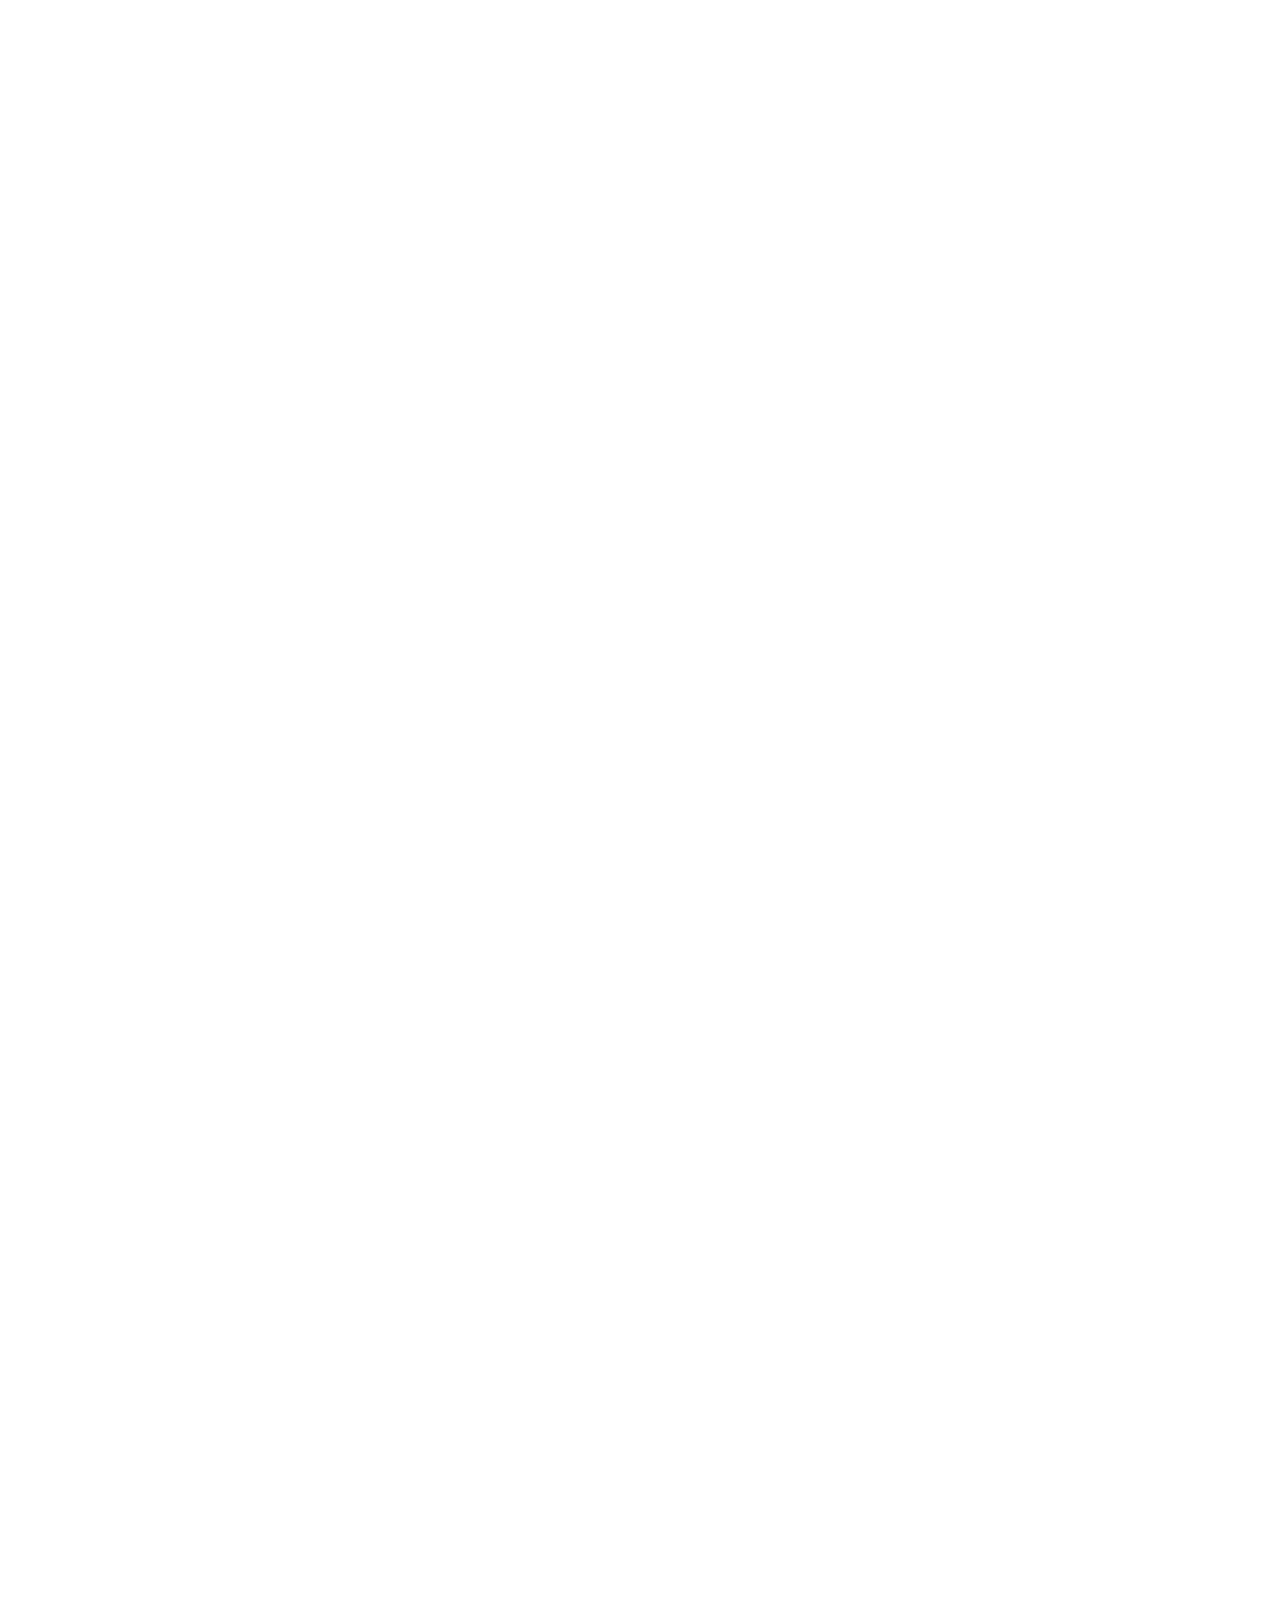
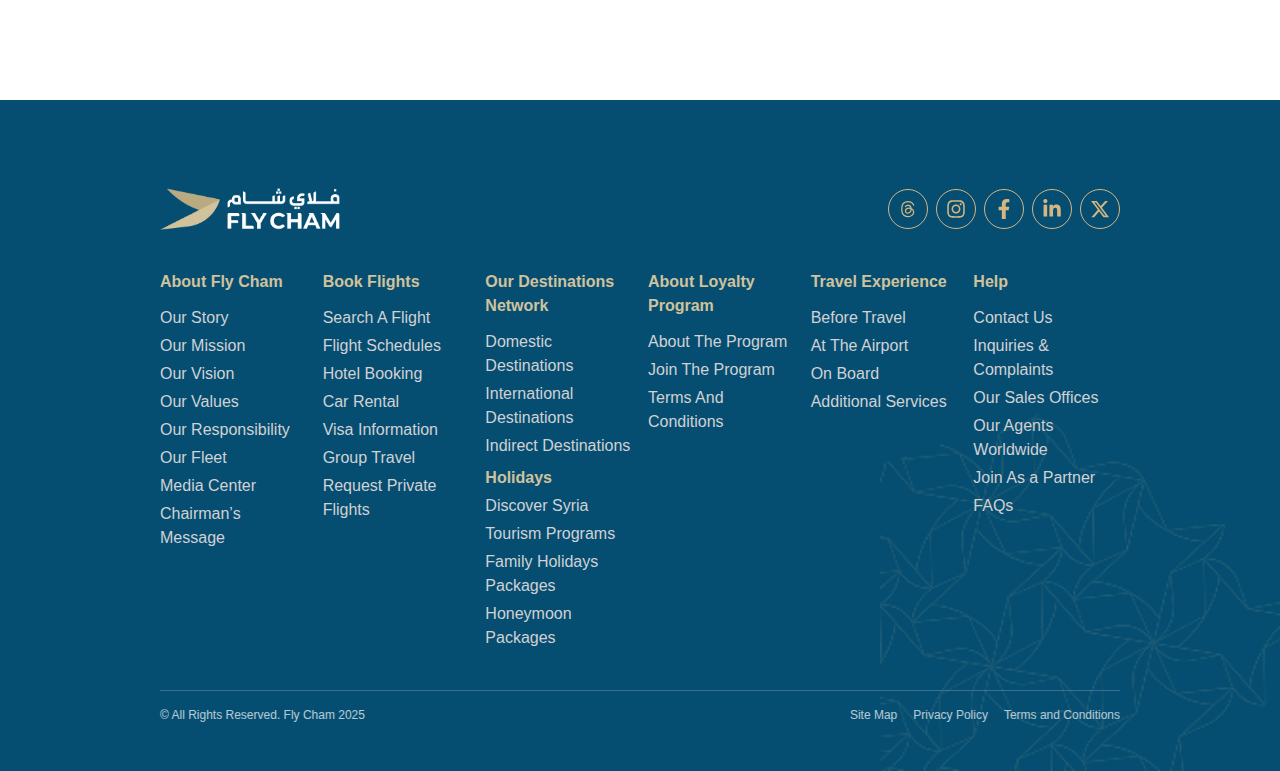
<file: whoweare.html>
<!DOCTYPE html><html dir="ltr"><head><meta charSet="utf-8"/><meta name="viewport" content="width=device-width, initial-scale=1"/><link rel="preload" as="image" href="/_next/static/media/pattern.bcde4c51.webp"/><link rel="preload" as="image" href="/_next/static/media/cardimg1.4902e171.webp"/><link rel="preload" as="image" href="/_next/static/media/cardimg2.19662bda.webp"/><link rel="preload" as="image" href="/_next/static/media/cardimg3.b70189d1.webp"/><link rel="preload" as="image" href="/_next/static/media/cardimg4.fcb4d068.webp"/><link rel="preload" as="image" href="/_next/static/media/cardimg5.dd96935f.webp"/><link rel="stylesheet" href="/_next/static/css/862aad4ccb5c8fa5.css" data-precedence="next"/><link rel="stylesheet" href="/_next/static/css/c66e46f533e6f7b8.css" data-precedence="next"/><link rel="stylesheet" href="/_next/static/css/ba9770fa3814f3b4.css" data-precedence="next"/><link rel="preload" as="script" fetchPriority="low" href="/_next/static/chunks/webpack-e1d38e6119d111af.js"/><script src="/_next/static/chunks/4bd1b696-509248686d506ff4.js" async=""></script><script src="/_next/static/chunks/684-f246e06793879704.js" async=""></script><script src="/_next/static/chunks/main-app-75f8074ba6c11252.js" async=""></script><script src="/_next/static/chunks/53c13509-97f46e76a31ba8ff.js" async=""></script><script src="/_next/static/chunks/8e1d74a4-e51200c3a4bea0a2.js" async=""></script><script src="/_next/static/chunks/f97e080b-46162fa66ee9a7b9.js" async=""></script><script src="/_next/static/chunks/e34aaff9-81d9f0fdf4379b26.js" async=""></script><script src="/_next/static/chunks/766-be7c44dab299881f.js" async=""></script><script src="/_next/static/chunks/575-a8ec903b6add91cb.js" async=""></script><script src="/_next/static/chunks/56-286282912f71f6e0.js" async=""></script><script src="/_next/static/chunks/app/whoweare/page-d249faf81bf8acdc.js" async=""></script><script src="/_next/static/chunks/795d4814-10ad73dbefe21481.js" async=""></script><script src="/_next/static/chunks/5e22fd23-812158e93159bd34.js" async=""></script><script src="/_next/static/chunks/0e762574-0272459d90c9a7c0.js" async=""></script><script src="/_next/static/chunks/3d47b92a-2be6a6d6cc62083e.js" async=""></script><script src="/_next/static/chunks/984-d6e842230c930395.js" async=""></script><script src="/_next/static/chunks/app/layout-2fabfab358c83869.js" async=""></script><link rel="preload" href="https://www.googletagmanager.com/gtag/js?id=G-JSMC8W0ERV" as="script"/><title>Fly Cham</title><meta name="description" content="fly cham Choose Excellence"/><link rel="icon" href="/tabicon.png"/><script>document.querySelectorAll('body link[rel="icon"], body link[rel="apple-touch-icon"]').forEach(el => document.head.appendChild(el))</script><script src="/_next/static/chunks/polyfills-42372ed130431b0a.js" noModule=""></script></head><body class="__variable_5cfdac __variable_9a8899 antialiased"><section aria-label="Notifications alt+T" tabindex="-1" aria-live="polite" aria-relevant="additions text" aria-atomic="false"></section><noscript><iframe src="https://www.googletagmanager.com/ns.html?id=GTM-TKHJ4V8W" height="0" width="0" style="display:none;visibility:hidden"></iframe></noscript><div class="hidden xl:block"><div class="fixed left-0 h-screen bg-main text-white flex flex-col justify-between transition-all duration-300 shadow-xl rounded-r-2xl z-50 xl:pt-8" style="width:220px"><div class=" h-120 py-6 px-4"><div class="absolute top-[30px] right-[-10px] cursor-pointer transition-transform duration-300"><img alt="Fly Cham arrow" loading="lazy" width="20" height="20" decoding="async" data-nimg="1" class=" transition-transform duration-300" style="color:transparent" src="/_next/static/media/arrow.153ef648.svg"/></div><div class="absolute bottom-0 left-0 w-full overflow-hidden rounded-br-[16px]"><img alt="Fly Cham pattern" loading="lazy" width="250" height="250" decoding="async" data-nimg="1" class=" w-full h-full" style="color:transparent" src="/_next/static/media/pattern.7889791f.webp"/></div><div class="space-y-6"><div class="flex items-center justify-between"><img alt="Fly Cham Logo" loading="lazy" width="160" height="40" decoding="async" data-nimg="1" class="cursor-pointer" style="color:transparent" src="/_next/static/media/logo.74db1cd7.webp"/></div><nav class="flex flex-col gap-2 mt-9"><button class="w-full flex items-center gap-3 py-2 px-3 rounded-md text-white hover:bg-secondary hover:text-white transition font-semibold" style="font-family:Montserrat, sans-serif;font-size:15px;font-style:normal;line-height:15.791px"><div class="flex items-center relative"><span class="text-lg relative"><svg stroke="currentColor" fill="currentColor" stroke-width="0" viewBox="0 0 512 512" height="1em" width="1em" xmlns="http://www.w3.org/2000/svg"><path d="M208 448V320h96v128h97.6V256H464L256 64 48 256h62.4v192z"></path></svg></span><span class="cursor-pointer transition-opacity duration-300 whitespace-nowrap ml-3 opacity-100 delay-100">Book Flight</span></div></button><button class="w-full flex items-center gap-3 py-2 px-3 rounded-md text-white hover:bg-secondary hover:text-white transition font-semibold" style="font-family:Montserrat, sans-serif;font-size:15px;font-style:normal;line-height:15.791px"><div class="flex items-center relative"><span class="text-lg relative"><svg stroke="currentColor" fill="currentColor" stroke-width="0" viewBox="0 0 384 512" height="1em" width="1em" xmlns="http://www.w3.org/2000/svg"><path d="M144 56c0-4.4 3.6-8 8-8l80 0c4.4 0 8 3.6 8 8l0 72-96 0 0-72zm176 72l-32 0 0-72c0-30.9-25.1-56-56-56L152 0C121.1 0 96 25.1 96 56l0 72-32 0c-35.3 0-64 28.7-64 64L0 416c0 35.3 28.7 64 64 64c0 17.7 14.3 32 32 32s32-14.3 32-32l128 0c0 17.7 14.3 32 32 32s32-14.3 32-32c35.3 0 64-28.7 64-64l0-224c0-35.3-28.7-64-64-64zM112 224l160 0c8.8 0 16 7.2 16 16s-7.2 16-16 16l-160 0c-8.8 0-16-7.2-16-16s7.2-16 16-16zm0 128l160 0c8.8 0 16 7.2 16 16s-7.2 16-16 16l-160 0c-8.8 0-16-7.2-16-16s7.2-16 16-16z"></path></svg></span><span class="cursor-pointer transition-opacity duration-300 whitespace-nowrap ml-3 opacity-100 delay-100">Travel Experience</span></div></button><button class="w-full flex items-center gap-3 py-2 px-3 rounded-md text-white hover:bg-secondary hover:text-white transition font-semibold" style="font-family:Montserrat, sans-serif;font-size:15px;font-style:normal;line-height:15.791px"><div class="flex items-center relative"><span class="text-lg relative"><svg stroke="currentColor" fill="currentColor" stroke-width="0" viewBox="0 0 16 16" height="1em" width="1em" xmlns="http://www.w3.org/2000/svg"><path d="M7 0a2 2 0 0 0-2 2H1.5A1.5 1.5 0 0 0 0 3.5v9A1.5 1.5 0 0 0 1.5 14H2a.5.5 0 0 0 1 0h10a.5.5 0 0 0 1 0h.5a1.5 1.5 0 0 0 1.5-1.5v-9A1.5 1.5 0 0 0 14.5 2H11a2 2 0 0 0-2-2zM6 2a1 1 0 0 1 1-1h2a1 1 0 0 1 1 1zM3 13V3h1v10zm9 0V3h1v10z"></path></svg><span class="absolute -top-1 -right-1 w-3 h-3 bg-red-500 rounded-full border border-white shadow-lg"></span></span><span class="cursor-pointer transition-opacity duration-300 whitespace-nowrap ml-3 opacity-100 delay-100">Travel Agent</span></div></button><button class="w-full flex items-center gap-3 py-2 px-3 rounded-md text-white hover:bg-secondary hover:text-white transition font-semibold" style="font-family:Montserrat, sans-serif;font-size:15px;font-style:normal;line-height:15.791px"><div class="flex items-center relative"><span class="text-lg relative"><svg stroke="currentColor" fill="currentColor" stroke-width="0" viewBox="0 0 24 24" height="1em" width="1em" xmlns="http://www.w3.org/2000/svg"><path fill="none" d="M0 0h24v24H0z"></path><path d="m13.127 14.56 1.43-1.43 6.44 6.443L19.57 21zm4.293-5.73 2.86-2.86c-3.95-3.95-10.35-3.96-14.3-.02 3.93-1.3 8.31-.25 11.44 2.88zM5.95 5.98c-3.94 3.95-3.93 10.35.02 14.3l2.86-2.86C5.7 14.29 4.65 9.91 5.95 5.98zm.02-.02-.01.01c-.38 3.01 1.17 6.88 4.3 10.02l5.73-5.73c-3.13-3.13-7.01-4.68-10.02-4.3z"></path></svg></span><span class="cursor-pointer transition-opacity duration-300 whitespace-nowrap ml-3 opacity-100 delay-100">Holiday</span></div></button><button class="w-full flex items-center gap-3 py-2 px-3 rounded-md text-white hover:bg-secondary hover:text-white transition font-semibold" style="font-family:Montserrat, sans-serif;font-size:15px;font-style:normal;line-height:15.791px"><div class="flex items-center relative"><span class="text-lg relative"><svg stroke="currentColor" fill="currentColor" stroke-width="0" viewBox="0 0 512 512" height="1em" width="1em" xmlns="http://www.w3.org/2000/svg"><path d="M32 448c0 17.7 14.3 32 32 32h160V320H32v128zm256 32h160c17.7 0 32-14.3 32-32V320H288v160zm192-320h-42.1c6.2-12.1 10.1-25.5 10.1-40 0-48.5-39.5-88-88-88-41.6 0-68.5 21.3-103 68.3-34.5-47-61.4-68.3-103-68.3-48.5 0-88 39.5-88 88 0 14.5 3.8 27.9 10.1 40H32c-17.7 0-32 14.3-32 32v80c0 8.8 7.2 16 16 16h480c8.8 0 16-7.2 16-16v-80c0-17.7-14.3-32-32-32zm-326.1 0c-22.1 0-40-17.9-40-40s17.9-40 40-40c19.9 0 34.6 3.3 86.1 80h-86.1zm206.1 0h-86.1c51.4-76.5 65.7-80 86.1-80 22.1 0 40 17.9 40 40s-17.9 40-40 40z"></path></svg></span><span class="cursor-pointer transition-opacity duration-300 whitespace-nowrap ml-3 opacity-100 delay-100">Loyalty Program</span></div></button><button class="w-full flex items-center gap-3 py-2 px-3 rounded-md text-white hover:bg-secondary hover:text-white transition font-semibold" style="font-family:Montserrat, sans-serif;font-size:15px;font-style:normal;line-height:15.791px"><div class="flex items-center relative"><span class="text-lg relative"><svg stroke="currentColor" fill="currentColor" stroke-width="0" viewBox="0 0 24 24" height="1em" width="1em" xmlns="http://www.w3.org/2000/svg"><path fill="none" d="M0 0h24v24H0V0z"></path><path d="M11 7h2v2h-2V7zm0 4h2v6h-2v-6zm1-9C6.48 2 2 6.48 2 12s4.48 10 10 10 10-4.48 10-10S17.52 2 12 2zm0 18c-4.41 0-8-3.59-8-8s3.59-8 8-8 8 3.59 8 8-3.59 8-8 8z"></path></svg></span><span class="cursor-pointer transition-opacity duration-300 whitespace-nowrap ml-3 opacity-100 delay-100">About Us</span></div></button><button class="w-full flex items-center gap-3 py-2 px-3 rounded-md text-white hover:bg-secondary hover:text-white transition font-semibold" style="font-family:Montserrat, sans-serif;font-size:15px;font-style:normal;line-height:15.791px"><div class="flex items-center relative"><span class="text-lg relative"><svg stroke="currentColor" fill="currentColor" stroke-width="0" viewBox="0 0 24 24" height="1em" width="1em" xmlns="http://www.w3.org/2000/svg"><path d="M12 2C6.486 2 2 6.486 2 12v4.143C2 17.167 2.897 18 4 18h1a1 1 0 0 0 1-1v-5.143a1 1 0 0 0-1-1h-.908C4.648 6.987 7.978 4 12 4s7.352 2.987 7.908 6.857H19a1 1 0 0 0-1 1V18c0 1.103-.897 2-2 2h-2v-1h-4v3h6c2.206 0 4-1.794 4-4 1.103 0 2-.833 2-1.857V12c0-5.514-4.486-10-10-10z"></path></svg></span><span class="cursor-pointer transition-opacity duration-300 whitespace-nowrap ml-3 opacity-100 delay-100">Support</span></div></button></nav></div></div></div></div><div class="hidden xl:block relative w-full overflow-visible bg-white"><div class="w-full min-h-[2000px] bg-fixed bg-center bg-cover flex items-center justify-center" style="background-image:url(/_next/static/media/bg.10a66c12.webp);-webkit-mask-image:url(/_next/static/media/shape.7f917408.webp);-webkit-mask-repeat:no-repeat;-webkit-mask-size:contain;-webkit-mask-position:top -10px right -80px;mask-image:url(/_next/static/media/shape.7f917408.webp);mask-repeat:no-repeat;mask-size:130% auto;mask-position-x:95%;mask-position-y:10%"><div class="absolute top-[13%] text-white text-center px-6 md:px-20 max-w-5xl space-y-8"><div style="opacity:0;transform:translateY(50px)"><h1 class="text-[82px] font-semibold leading-tight break-words">Who We Are</h1></div><div style="opacity:0;transform:translateY(50px)"><p class="text-[18px] break-words">Fly Cham is a Syrian-Emirati joint private commercial airline, officially launched in May 2025, with a bold vision to elevate the aviation sector across Syria and the region.<br/>Built on two core pillars, passenger air travel and air cargo transportation, Fly Cham operates an expanding network of domestic and international flight routes, tailored to meet the growing demands of the Syrian market and customers&#x27; expectations</p></div></div></div><div class="absolute top-[37%] left-[15%] flex items-start justify-between w-[80%]"><div style="opacity:0;transform:translateY(50px)"><div class="text-[#2A2A2A] text-[28px] font-bold  leading-[33px] tracking-[0.07em] max-w-md">Get ready to discover new cities in your own style</div></div><div style="opacity:0;transform:translateY(50px)"><div class="text-white  max-w-sm flex justify-center items-center flex-col "><p class="text-[18px] text-start font-medium  tracking-[0.04em] break-words mb-1">learn about our modern fleet equipped with the latest technologies to provide a safe and comfortable travel experience</p><button class="flex items-center justify-center gap-2 text-white text-sm font-semibold" style="width:158px;height:36px;flex-shrink:0;border-radius:5.7px;background:#054E72;box-shadow:0px 4px 4px rgba(0, 0, 0, 0.25)">Discover More<span class="text-lg"><svg stroke="currentColor" fill="currentColor" stroke-width="0" viewBox="0 0 24 24" height="1em" width="1em" xmlns="http://www.w3.org/2000/svg"><g id="Desktop_Mouse_1"><path d="M13.435,2.065h-2.87a6.5,6.5,0,0,0-6.5,6.5v6.87a6.5,6.5,0,0,0,6.5,6.5h2.87a6.5,6.5,0,0,0,6.5-6.5V8.565A6.5,6.5,0,0,0,13.435,2.065Zm-8.37,6.5a5.51,5.51,0,0,1,5.5-5.5h.94v6.44H5.065Zm13.87,6.87a5.5,5.5,0,0,1-5.5,5.5h-2.87a5.5,5.5,0,0,1-5.5-5.5v-4.93h13.87Zm0-5.93h-6.43V3.065h.93a5.5,5.5,0,0,1,5.5,5.5Z"></path></g></svg></span></button></div></div></div><div class="absolute bottom-[10%] w-full text-center px-4"><div><div style="opacity:0;transform:translateY(50px)"><h1 class="text-[82px] text-[#2A2A2A] font-semibold  leading-tight break-words">Our Responsibility</h1></div><div style="opacity:0;transform:translateY(50px)"><p class="mt-6 text-[18px] text-[#2A2A2A] font-semibold  max-w-4xl mx-auto break-words leading-normal">We believe our role extends far beyond air travel. As we are committed to our responsibility toward society, empowering youth and all communities in Syria, and fostering a spirit of innovation among young people. We will be an active partner in building a brighter future and achieving a positive and sustainable impact.</p></div></div></div><div class="absolute bottom-[1%] left-[15%] flex items-start justify-between w-[80%]"><div style="opacity:0;transform:translateY(50px)"><div class="text-[#2A2A2A] text-[28px] font-bold  leading-[33px] tracking-[0.07em] max-w-md">Comfort, care, and excellence in every detail                </div></div><div style="opacity:0;transform:translateY(50px)"><div class="text-black  max-w-sm flex justify-center items-center flex-col "><p class="text-[18px] text-start font-medium  tracking-[0.04em] break-words mb-1">learn about our modern fleet equipped with the latest technologies to provide a safe and comfortable travel experience                    </p><button class="flex items-center justify-center gap-2 text-white text-sm font-semibold" style="width:158px;height:36px;flex-shrink:0;border-radius:5.7px;background:#054E72;box-shadow:0px 4px 4px rgba(0, 0, 0, 0.25)">Discover More<span class="text-lg"><svg stroke="currentColor" fill="currentColor" stroke-width="0" viewBox="0 0 24 24" height="1em" width="1em" xmlns="http://www.w3.org/2000/svg"><g id="Desktop_Mouse_1"><path d="M13.435,2.065h-2.87a6.5,6.5,0,0,0-6.5,6.5v6.87a6.5,6.5,0,0,0,6.5,6.5h2.87a6.5,6.5,0,0,0,6.5-6.5V8.565A6.5,6.5,0,0,0,13.435,2.065Zm-8.37,6.5a5.51,5.51,0,0,1,5.5-5.5h.94v6.44H5.065Zm13.87,6.87a5.5,5.5,0,0,1-5.5,5.5h-2.87a5.5,5.5,0,0,1-5.5-5.5v-4.93h13.87Zm0-5.93h-6.43V3.065h.93a5.5,5.5,0,0,1,5.5,5.5Z"></path></g></svg></span></button></div></div></div></div><div class="block xl:hidden relative w-full bg-white text-center"><div class="w-full h-[700px] bg-cover bg-center" style="background-image:url(/_next/static/media/bg.10a66c12.webp)"><div class="pt-12 px-6 space-y-6 text-white"><div style="opacity:0;transform:translateY(50px)"><h1 class="text-[42px] font-semibold leading-tight break-words">Who We Are</h1></div><div style="opacity:0;transform:translateY(50px)"><p class="text-[16px] font-medium leading-relaxed">Fly Cham is a Syrian-Emirati joint private commercial airline, officially launched in May 2025, with a bold vision to elevate the aviation sector across Syria and the region. Built on two core pillars, passenger air travel and air cargo transportation, Fly Cham operates an expanding network of domestic and international flight routes, tailored to meet the growing demands of the Syrian market and customers&#x27; expectations.</p></div></div><div class="py-12 px-6 space-y-6"><div style="opacity:0;transform:translateY(50px)"><h2 class="text-[22px] font-bold text-white">Get ready to discover new cities in your own style</h2></div><div style="opacity:0;transform:translateY(50px)"><div class="text-white text-[15px] font-medium space-y-4"><p>learn about our modern fleet equipped with the latest technologies to provide a safe and comfortable travel experience</p><button class="mx-auto flex items-center justify-center gap-2 text-white text-sm font-semibold px-5 py-2 rounded-md" style="background:#054E72;box-shadow:0px 4px 4px rgba(0, 0, 0, 0.25)">Discover More <svg stroke="currentColor" fill="currentColor" stroke-width="0" viewBox="0 0 24 24" class="text-lg" height="1em" width="1em" xmlns="http://www.w3.org/2000/svg"><g id="Desktop_Mouse_1"><path d="M13.435,2.065h-2.87a6.5,6.5,0,0,0-6.5,6.5v6.87a6.5,6.5,0,0,0,6.5,6.5h2.87a6.5,6.5,0,0,0,6.5-6.5V8.565A6.5,6.5,0,0,0,13.435,2.065Zm-8.37,6.5a5.51,5.51,0,0,1,5.5-5.5h.94v6.44H5.065Zm13.87,6.87a5.5,5.5,0,0,1-5.5,5.5h-2.87a5.5,5.5,0,0,1-5.5-5.5v-4.93h13.87Zm0-5.93h-6.43V3.065h.93a5.5,5.5,0,0,1,5.5,5.5Z"></path></g></svg></button></div></div></div></div><div class="bg-white px-6 py-12 space-y-6"><div style="opacity:0;transform:translateY(50px)"><h1 class="text-[42px] text-[#2A2A2A] font-semibold leading-tight">Our Responsibility</h1></div><div style="opacity:0;transform:translateY(50px)"><p class="text-[16px] text-[#2A2A2A] font-medium leading-relaxed">We believe our role extends far beyond air travel. As we are committed to our responsibility toward society, empowering youth and all communities in Syria, and fostering a spirit of innovation among young people. We will be an active partner in building a brighter future and achieving a positive and sustainable impact.</p></div></div><div class="bg-white px-6 pb-20 space-y-6"><div style="opacity:0;transform:translateY(50px)"><h2 class="text-[22px] font-bold text-[#2A2A2A]">Comfort, care, and excellence in every detail</h2></div><div style="opacity:0;transform:translateY(50px)"><div class="text-[#2A2A2A] text-[15px] font-medium space-y-4"><p>learn about our modern fleet equipped with the latest technologies to provide a safe and comfortable travel experience</p><button class="mx-auto flex items-center justify-center gap-2 text-white text-sm font-semibold px-5 py-2 rounded-md" style="background:#054E72;box-shadow:0px 4px 4px rgba(0, 0, 0, 0.25)">Discover More <svg stroke="currentColor" fill="currentColor" stroke-width="0" viewBox="0 0 24 24" class="text-lg" height="1em" width="1em" xmlns="http://www.w3.org/2000/svg"><g id="Desktop_Mouse_1"><path d="M13.435,2.065h-2.87a6.5,6.5,0,0,0-6.5,6.5v6.87a6.5,6.5,0,0,0,6.5,6.5h2.87a6.5,6.5,0,0,0,6.5-6.5V8.565A6.5,6.5,0,0,0,13.435,2.065Zm-8.37,6.5a5.51,5.51,0,0,1,5.5-5.5h.94v6.44H5.065Zm13.87,6.87a5.5,5.5,0,0,1-5.5,5.5h-2.87a5.5,5.5,0,0,1-5.5-5.5v-4.93h13.87Zm0-5.93h-6.43V3.065h.93a5.5,5.5,0,0,1,5.5,5.5Z"></path></g></svg></button></div></div></div></div><div style="opacity:0;transform:translateY(50px)"><div class="w-full h-screen flex flex-col md:flex-row"><div class="w-full md:w-1/2 bg-white flex flex-col justify-center px-8 md:px-30 py-10 relative"><img src="/_next/static/media/pattern.bcde4c51.webp" alt="pattern" class="absolute left-0 top-0 w-full max-w-5xl z-0" style="transform:none"/>                    <div class="z-10"><div style="opacity:0;transform:translateY(50px)"><h2 class="text-black text-[40px] font-black  mb-6 leading-tight">Our Commitment to Community</h2></div><div style="opacity:0;transform:translateY(50px)"><p class="text-black text-[18px] font-normal font-[Inter] leading-relaxed">We believe our role extends far beyond air travel. As we are committed to our responsibility toward society, empowering youth and all communities in Syria, and fostering a spirit of innovation among young people. We will be an active partner in building a brighter future and achieving a positive and sustainable impact.</p></div></div></div><div class="w-full md:w-1/2 h-[50vh] md:h-full overflow-hidden rounded-[20px] shadow-xl"><img src="/_next/static/media/cardimg1.4902e171.webp" alt="Card visual" class="w-full h-full object-cover rounded-[20px] transition-all duration-700 ease-in-out" style="opacity:0;transform:scale(1.05)"/></div></div></div><div style="opacity:0;transform:translateY(50px)"><div class="w-full h-screen flex flex-col md:flex-row-reverse"><div class="w-full md:w-1/2 bg-white flex flex-col justify-center px-8 md:px-30 py-10 relative"><img src="/_next/static/media/pattern.bcde4c51.webp" alt="pattern" class="absolute left-0 top-0 w-full max-w-5xl z-0" style="transform:none"/>                    <div class="z-10"><div style="opacity:0;transform:translateY(50px)"><h2 class="text-black text-[40px] font-black  mb-6 leading-tight">Towards Our Passengers</h2></div><div style="opacity:0;transform:translateY(50px)"><p class="text-black text-[18px] font-normal font-[Inter] leading-relaxed">We believe our role extends far beyond air travel. As we are committed to our responsibility toward society, empowering youth and all communities in Syria, and fostering a spirit of innovation among young people. We will be an active partner in building a brighter future and achieving a positive and sustainable impact.</p></div></div></div><div class="w-full md:w-1/2 h-[50vh] md:h-full overflow-hidden rounded-[20px] shadow-xl"><img src="/_next/static/media/cardimg2.19662bda.webp" alt="Card visual" class="w-full h-full object-cover rounded-[20px] transition-all duration-700 ease-in-out" style="opacity:0;transform:scale(1.05)"/></div></div></div><div style="opacity:0;transform:translateY(50px)"><div class="w-full h-screen flex flex-col md:flex-row"><div class="w-full md:w-1/2 bg-white flex flex-col justify-center px-8 md:px-30 py-10 relative"><img src="/_next/static/media/pattern.bcde4c51.webp" alt="pattern" class="absolute left-0 top-0 w-full max-w-5xl z-0" style="transform:none"/>                    <div class="z-10"><div style="opacity:0;transform:translateY(50px)"><h2 class="text-black text-[40px] font-black  mb-6 leading-tight">Towards the Syrian Community</h2></div><div style="opacity:0;transform:translateY(50px)"><p class="text-black text-[18px] font-normal font-[Inter] leading-relaxed">We believe in supporting the Syrian community through various community initiatives, and sponsoring and support cultural events and local associations, as well as entrepreneurship, youth, and women&#x27;s empowerment programs.</p></div></div></div><div class="w-full md:w-1/2 h-[50vh] md:h-full overflow-hidden rounded-[20px] shadow-xl"><img src="/_next/static/media/cardimg3.b70189d1.webp" alt="Card visual" class="w-full h-full object-cover rounded-[20px] transition-all duration-700 ease-in-out" style="opacity:0;transform:scale(1.05)"/></div></div></div><div style="opacity:0;transform:translateY(50px)"><div class="w-full h-screen flex flex-col md:flex-row-reverse"><div class="w-full md:w-1/2 bg-white flex flex-col justify-center px-8 md:px-30 py-10 relative"><img src="/_next/static/media/pattern.bcde4c51.webp" alt="pattern" class="absolute left-0 top-0 w-full max-w-5xl z-0" style="transform:none"/>                    <div class="z-10"><div style="opacity:0;transform:translateY(50px)"><h2 class="text-black text-[40px] font-black  mb-6 leading-tight">Training &amp; Development</h2></div><div style="opacity:0;transform:translateY(50px)"><p class="text-black text-[18px] font-normal font-[Inter] leading-relaxed">We believe in nurturing talent from within. Through specialized aviation training programs and skills development workshops, we aim to build a new generation of aviation professionals, equipping our team members with the tools to succeed locally and globally via establishing Fly Cham own Training Center.</p></div></div></div><div class="w-full md:w-1/2 h-[50vh] md:h-full overflow-hidden rounded-[20px] shadow-xl"><img src="/_next/static/media/cardimg4.fcb4d068.webp" alt="Card visual" class="w-full h-full object-cover rounded-[20px] transition-all duration-700 ease-in-out" style="opacity:0;transform:scale(1.05)"/></div></div></div><div style="opacity:0;transform:translateY(50px)"><div class="w-full h-screen flex flex-col md:flex-row"><div class="w-full md:w-1/2 bg-white flex flex-col justify-center px-8 md:px-30 py-10 relative"><img src="/_next/static/media/pattern.bcde4c51.webp" alt="pattern" class="absolute left-0 top-0 w-full max-w-5xl z-0" style="transform:none"/>                    <div class="z-10"><div style="opacity:0;transform:translateY(50px)"><h2 class="text-black text-[40px] font-black  mb-6 leading-tight">Towards Future Leaders</h2></div><div style="opacity:0;transform:translateY(50px)"><p class="text-black text-[18px] font-normal font-[Inter] leading-relaxed">Our vision includes creating meaningful opportunities for the youth. By fostering leadership, innovation, and entrepreneurship, to inspire the next wave of Syrian change-makers — in aviation and beyond.</p></div></div></div><div class="w-full md:w-1/2 h-[50vh] md:h-full overflow-hidden rounded-[20px] shadow-xl"><img src="/_next/static/media/cardimg5.dd96935f.webp" alt="Card visual" class="w-full h-full object-cover rounded-[20px] transition-all duration-700 ease-in-out" style="opacity:0;transform:scale(1.05)"/></div></div></div><div class=" relative  bg-main text-white"><footer class=" w-[75%] mx-auto pt-4 pb-20 md:py-12"><div class="my-10 flex flex-col md:flex-row justify-between items-center gap-6 text-sm"><div class="cursor-pointer"><img alt="Fly Cham" loading="lazy" width="180" height="40" decoding="async" data-nimg="1" style="color:transparent" src="/_next/static/media/logo.74db1cd7.webp"/></div><div class="flex justify-center gap-2 mt-6 md:mt-0 text-xl"><div class="cursor-pointer w-10 h-10 flex items-center justify-center rounded-full border border-[#D6B680] text-[#D6B680] hover:opacity-80 transition"><svg stroke="currentColor" fill="currentColor" stroke-width="0" viewBox="0 0 256 256" height="1em" width="1em" xmlns="http://www.w3.org/2000/svg"><path d="M186.42,123.65a63.81,63.81,0,0,0-11.13-6.72c-4-29.89-24-39.31-33.1-42.07-19.78-6-42.51,1.19-52.85,16.7a8,8,0,0,0,13.32,8.88c6.37-9.56,22-14.16,34.89-10.27,9.95,3,16.82,10.3,20.15,21a81.05,81.05,0,0,0-15.29-1.43c-13.92,0-26.95,3.59-36.67,10.1C94.3,127.57,88,139,88,152c0,20.58,15.86,35.52,37.71,35.52a48,48,0,0,0,34.35-14.81c6.44-6.7,14-18.36,15.61-37.1.38.26.74.53,1.1.8C186.88,144.05,192,154.68,192,168c0,19.36-20.34,48-64,48-26.73,0-45.48-8.65-57.34-26.44C60.93,175,56,154.26,56,128s4.93-47,14.66-61.56C82.52,48.65,101.27,40,128,40c32.93,0,54,13.25,64.53,40.52a8,8,0,1,0,14.93-5.75C194.68,41.56,167.2,24,128,24,96,24,72.19,35.29,57.34,57.56,45.83,74.83,40,98.52,40,128s5.83,53.17,17.34,70.44C72.19,220.71,96,232,128,232c30.07,0,48.9-11.48,59.4-21.1C200.3,199.08,208,183,208,168,208,149.66,200.54,134.32,186.42,123.65Zm-37.89,38a31.94,31.94,0,0,1-22.82,9.9c-10.81,0-21.71-6-21.71-19.52,0-12.63,12-26.21,38.41-26.21A63.88,63.88,0,0,1,160,128.24C160,142.32,156,153.86,148.53,161.62Z"></path></svg></div><div class="cursor-pointer w-10 h-10 flex items-center justify-center rounded-full border border-[#D6B680] text-[#D6B680] hover:opacity-80 transition"><svg stroke="currentColor" fill="currentColor" stroke-width="0" viewBox="0 0 448 512" height="1em" width="1em" xmlns="http://www.w3.org/2000/svg"><path d="M224.1 141c-63.6 0-114.9 51.3-114.9 114.9s51.3 114.9 114.9 114.9S339 319.5 339 255.9 287.7 141 224.1 141zm0 189.6c-41.1 0-74.7-33.5-74.7-74.7s33.5-74.7 74.7-74.7 74.7 33.5 74.7 74.7-33.6 74.7-74.7 74.7zm146.4-194.3c0 14.9-12 26.8-26.8 26.8-14.9 0-26.8-12-26.8-26.8s12-26.8 26.8-26.8 26.8 12 26.8 26.8zm76.1 27.2c-1.7-35.9-9.9-67.7-36.2-93.9-26.2-26.2-58-34.4-93.9-36.2-37-2.1-147.9-2.1-184.9 0-35.8 1.7-67.6 9.9-93.9 36.1s-34.4 58-36.2 93.9c-2.1 37-2.1 147.9 0 184.9 1.7 35.9 9.9 67.7 36.2 93.9s58 34.4 93.9 36.2c37 2.1 147.9 2.1 184.9 0 35.9-1.7 67.7-9.9 93.9-36.2 26.2-26.2 34.4-58 36.2-93.9 2.1-37 2.1-147.8 0-184.8zM398.8 388c-7.8 19.6-22.9 34.7-42.6 42.6-29.5 11.7-99.5 9-132.1 9s-102.7 2.6-132.1-9c-19.6-7.8-34.7-22.9-42.6-42.6-11.7-29.5-9-99.5-9-132.1s-2.6-102.7 9-132.1c7.8-19.6 22.9-34.7 42.6-42.6 29.5-11.7 99.5-9 132.1-9s102.7-2.6 132.1 9c19.6 7.8 34.7 22.9 42.6 42.6 11.7 29.5 9 99.5 9 132.1s2.7 102.7-9 132.1z"></path></svg></div><div class="cursor-pointer w-10 h-10 flex items-center justify-center rounded-full border border-[#D6B680] text-[#D6B680] hover:opacity-80 transition"><svg stroke="currentColor" fill="currentColor" stroke-width="0" viewBox="0 0 320 512" height="1em" width="1em" xmlns="http://www.w3.org/2000/svg"><path d="M279.14 288l14.22-92.66h-88.91v-60.13c0-25.35 12.42-50.06 52.24-50.06h40.42V6.26S260.43 0 225.36 0c-73.22 0-121.08 44.38-121.08 124.72v70.62H22.89V288h81.39v224h100.17V288z"></path></svg></div><div class="cursor-pointer w-10 h-10 flex items-center justify-center rounded-full border border-[#D6B680] text-[#D6B680] hover:opacity-80 transition"><svg stroke="currentColor" fill="currentColor" stroke-width="0" viewBox="0 0 448 512" height="1em" width="1em" xmlns="http://www.w3.org/2000/svg"><path d="M100.28 448H7.4V148.9h92.88zM53.79 108.1C24.09 108.1 0 83.5 0 53.8a53.79 53.79 0 0 1 107.58 0c0 29.7-24.1 54.3-53.79 54.3zM447.9 448h-92.68V302.4c0-34.7-.7-79.2-48.29-79.2-48.29 0-55.69 37.7-55.69 76.7V448h-92.78V148.9h89.08v40.8h1.3c12.4-23.5 42.69-48.3 87.88-48.3 94 0 111.28 61.9 111.28 142.3V448z"></path></svg></div><div class="cursor-pointer w-10 h-10 flex items-center justify-center rounded-full border border-[#D6B680] text-[#D6B680] hover:opacity-80 transition"><svg stroke="currentColor" fill="currentColor" stroke-width="0" viewBox="0 0 512 512" height="1em" width="1em" xmlns="http://www.w3.org/2000/svg"><path d="M389.2 48h70.6L305.6 224.2 487 464H345L233.7 318.6 106.5 464H35.8L200.7 275.5 26.8 48H172.4L272.9 180.9 389.2 48zM364.4 421.8h39.1L151.1 88h-42L364.4 421.8z"></path></svg></div></div></div><div class="grid grid-cols-2 xl:grid-cols-6 lg:grid-cols-5 md:grid-cols-4  gap-4"><div><h4 class="font-semibold mb-3 text-secondary">About Fly Cham</h4><ul class="space-y-1"><li class="  text-[#D2D1D3]">Our Story</li><li class="  text-[#D2D1D3]">Our Mission</li><li class="  text-[#D2D1D3]">Our Vision</li><li class="  text-[#D2D1D3]">Our Values</li><li class="  text-[#D2D1D3]">Our Responsibility</li><li class="  text-[#D2D1D3]">Our Fleet</li><li class="  text-[#D2D1D3]">Media Center</li><li class="  text-[#D2D1D3]">Chairman’s Message</li></ul></div><div><h4 class="font-semibold mb-3 text-secondary">Book Flights</h4><ul class="space-y-1"><li class="  text-[#D2D1D3]">Search A Flight</li><li class="  text-[#D2D1D3]">Flight Schedules</li><li class="  text-[#D2D1D3]">Hotel Booking</li><li class="  text-[#D2D1D3]">Car Rental</li><li class="  text-[#D2D1D3]">Visa Information</li><li class="  text-[#D2D1D3]">Group Travel</li><li class="  text-[#D2D1D3]">Request Private Flights</li></ul></div><div><h4 class="font-semibold mb-3 text-secondary">Our Destinations Network</h4><ul class="space-y-1"><li class="  text-[#D2D1D3]">Domestic Destinations</li><li class="  text-[#D2D1D3]">International Destinations</li><li class="  text-[#D2D1D3]">Indirect Destinations</li><li class="  font-semibold mt-2 text-secondary">Holidays</li><li class="  text-[#D2D1D3]">Discover Syria</li><li class="  text-[#D2D1D3]">Tourism Programs</li><li class="  text-[#D2D1D3]">Family Holidays Packages</li><li class="  text-[#D2D1D3]">Honeymoon Packages</li></ul></div><div><h4 class="font-semibold mb-3 text-secondary">About Loyalty Program</h4><ul class="space-y-1"><li class="  text-[#D2D1D3]">About The Program</li><li class="  text-[#D2D1D3]">Join The Program</li><li class="  text-[#D2D1D3]">Terms And Conditions</li></ul></div><div><h4 class="font-semibold mb-3 text-secondary">Travel Experience</h4><ul class="space-y-1"><li class="  text-[#D2D1D3]">Before Travel</li><li class="  text-[#D2D1D3]">At The Airport</li><li class="  text-[#D2D1D3]">On Board</li><li class="  text-[#D2D1D3]">Additional Services</li></ul></div><div><h4 class="font-semibold mb-3 text-secondary">Help</h4><ul class="space-y-1"><li class="  text-[#D2D1D3]">Contact Us</li><li class="  text-[#D2D1D3]">Inquiries &amp; Complaints</li><li class="  text-[#D2D1D3]">Our Sales Offices</li><li class="  text-[#D2D1D3]">Our Agents Worldwide</li><li class="  text-[#D2D1D3]">Join As a Partner</li><li class="  text-[#D2D1D3]">FAQs</li></ul></div></div><div class="text-center md:text-start mt-10 border-t border-white/20 pt-4 flex flex-col md:flex-row justify-between text-xs text-white/70"><p>© All Rights Reserved. Fly Cham 2025</p><div class="flex gap-4 mt-2 md:mt-0 justify-center"><span>Site Map</span><span>Privacy Policy</span><span>Terms and Conditions</span></div></div><img alt="Background Pattern" aria-hidden="true" loading="lazy" width="211" height="226" decoding="async" data-nimg="1" class="absolute opacity-30 bottom-0 right-0 w-[280px] md:w-[400px] pointer-events-none select-none z-0" style="color:transparent" src="/_next/static/media/pattern.7889791f.webp"/></footer></div><!--$--><!--/$--><!--$--><!--/$--><div class="block xl:hidden"><div class="fixed bottom-0 left-0 right-0 z-50 bg-[#075377] h-16 rounded-t-2xl flex items-center justify-between px-6 shadow-lg "><button class="text-white text-xl cursor-pointer"><svg stroke="currentColor" fill="currentColor" stroke-width="0" viewBox="0 0 448 512" height="1em" width="1em" xmlns="http://www.w3.org/2000/svg"><path d="M16 132h416c8.837 0 16-7.163 16-16V76c0-8.837-7.163-16-16-16H16C7.163 60 0 67.163 0 76v40c0 8.837 7.163 16 16 16zm0 160h416c8.837 0 16-7.163 16-16v-40c0-8.837-7.163-16-16-16H16c-8.837 0-16 7.163-16 16v40c0 8.837 7.163 16 16 16zm0 160h416c8.837 0 16-7.163 16-16v-40c0-8.837-7.163-16-16-16H16c-8.837 0-16 7.163-16 16v40c0 8.837 7.163 16 16 16z"></path></svg></button><div class="relative w-20 h-6"><img alt="Logo" loading="lazy" decoding="async" data-nimg="fill" class="object-contain" style="position:absolute;height:100%;width:100%;left:0;top:0;right:0;bottom:0;color:transparent" src="/_next/static/media/logo.74db1cd7.webp"/></div><button class="w-8 h-8 bg-white rounded-full flex items-center justify-center"><svg stroke="currentColor" fill="currentColor" stroke-width="0" viewBox="0 0 496 512" class="text-[#075377] text-sm" height="1em" width="1em" xmlns="http://www.w3.org/2000/svg"><path d="M336.5 160C322 70.7 287.8 8 248 8s-74 62.7-88.5 152h177zM152 256c0 22.2 1.2 43.5 3.3 64h185.3c2.1-20.5 3.3-41.8 3.3-64s-1.2-43.5-3.3-64H155.3c-2.1 20.5-3.3 41.8-3.3 64zm324.7-96c-28.6-67.9-86.5-120.4-158-141.6 24.4 33.8 41.2 84.7 50 141.6h108zM177.2 18.4C105.8 39.6 47.8 92.1 19.3 160h108c8.7-56.9 25.5-107.8 49.9-141.6zM487.4 192H372.7c2.1 21 3.3 42.5 3.3 64s-1.2 43-3.3 64h114.6c5.5-20.5 8.6-41.8 8.6-64s-3.1-43.5-8.5-64zM120 256c0-21.5 1.2-43 3.3-64H8.6C3.2 212.5 0 233.8 0 256s3.2 43.5 8.6 64h114.6c-2-21-3.2-42.5-3.2-64zm39.5 96c14.5 89.3 48.7 152 88.5 152s74-62.7 88.5-152h-177zm159.3 141.6c71.4-21.2 129.4-73.7 158-141.6h-108c-8.8 56.9-25.6 107.8-50 141.6zM19.3 352c28.6 67.9 86.5 120.4 158 141.6-24.4-33.8-41.2-84.7-50-141.6h-108z"></path></svg></button></div><div class="w-full fixed bottom-0 left-0 right-0 bg-main z-50 transition-transform duration-300 translate-y-full rounded-t-2xl"><div class="flex items-center justify-between px-4 pt-4"><button class="text-white text-xl cursor-pointer"><svg stroke="currentColor" fill="currentColor" stroke-width="0" viewBox="0 0 448 512" height="1em" width="1em" xmlns="http://www.w3.org/2000/svg"><path d="M16 132h416c8.837 0 16-7.163 16-16V76c0-8.837-7.163-16-16-16H16C7.163 60 0 67.163 0 76v40c0 8.837 7.163 16 16 16zm0 160h416c8.837 0 16-7.163 16-16v-40c0-8.837-7.163-16-16-16H16c-8.837 0-16 7.163-16 16v40c0 8.837 7.163 16 16 16zm0 160h416c8.837 0 16-7.163 16-16v-40c0-8.837-7.163-16-16-16H16c-8.837 0-16 7.163-16 16v40c0 8.837 7.163 16 16 16z"></path></svg></button><img alt="Logo" loading="lazy" width="267" height="62" decoding="async" data-nimg="1" class="w-20 h-auto" style="color:transparent" src="/_next/static/media/logo.74db1cd7.webp"/><button class="w-8 h-8 bg-white rounded-full flex items-center justify-center"><svg stroke="currentColor" fill="currentColor" stroke-width="0" viewBox="0 0 496 512" class="text-[#075377] text-sm" height="1em" width="1em" xmlns="http://www.w3.org/2000/svg"><path d="M336.5 160C322 70.7 287.8 8 248 8s-74 62.7-88.5 152h177zM152 256c0 22.2 1.2 43.5 3.3 64h185.3c2.1-20.5 3.3-41.8 3.3-64s-1.2-43.5-3.3-64H155.3c-2.1 20.5-3.3 41.8-3.3 64zm324.7-96c-28.6-67.9-86.5-120.4-158-141.6 24.4 33.8 41.2 84.7 50 141.6h108zM177.2 18.4C105.8 39.6 47.8 92.1 19.3 160h108c8.7-56.9 25.5-107.8 49.9-141.6zM487.4 192H372.7c2.1 21 3.3 42.5 3.3 64s-1.2 43-3.3 64h114.6c5.5-20.5 8.6-41.8 8.6-64s-3.1-43.5-8.5-64zM120 256c0-21.5 1.2-43 3.3-64H8.6C3.2 212.5 0 233.8 0 256s3.2 43.5 8.6 64h114.6c-2-21-3.2-42.5-3.2-64zm39.5 96c14.5 89.3 48.7 152 88.5 152s74-62.7 88.5-152h-177zm159.3 141.6c71.4-21.2 129.4-73.7 158-141.6h-108c-8.8 56.9-25.6 107.8-50 141.6zM19.3 352c28.6 67.9 86.5 120.4 158 141.6-24.4-33.8-41.2-84.7-50-141.6h-108z"></path></svg></button></div><div class="mt-4"><nav class="flex flex-col px-6 py-4 space-y-3 text-white text-sm font-medium"><div class="cursor-pointer flex items-center gap-2 px-4 py-2 rounded-md hover:bg-secondary"><span class="text-lg relative"><svg stroke="currentColor" fill="currentColor" stroke-width="0" viewBox="0 0 512 512" height="1em" width="1em" xmlns="http://www.w3.org/2000/svg"><path d="M208 448V320h96v128h97.6V256H464L256 64 48 256h62.4v192z"></path></svg></span><span class="text-base">Book Flight</span></div><div class="cursor-pointer flex items-center gap-2 px-4 py-2 rounded-md hover:bg-secondary"><span class="text-lg relative"><svg stroke="currentColor" fill="currentColor" stroke-width="0" viewBox="0 0 384 512" height="1em" width="1em" xmlns="http://www.w3.org/2000/svg"><path d="M144 56c0-4.4 3.6-8 8-8l80 0c4.4 0 8 3.6 8 8l0 72-96 0 0-72zm176 72l-32 0 0-72c0-30.9-25.1-56-56-56L152 0C121.1 0 96 25.1 96 56l0 72-32 0c-35.3 0-64 28.7-64 64L0 416c0 35.3 28.7 64 64 64c0 17.7 14.3 32 32 32s32-14.3 32-32l128 0c0 17.7 14.3 32 32 32s32-14.3 32-32c35.3 0 64-28.7 64-64l0-224c0-35.3-28.7-64-64-64zM112 224l160 0c8.8 0 16 7.2 16 16s-7.2 16-16 16l-160 0c-8.8 0-16-7.2-16-16s7.2-16 16-16zm0 128l160 0c8.8 0 16 7.2 16 16s-7.2 16-16 16l-160 0c-8.8 0-16-7.2-16-16s7.2-16 16-16z"></path></svg></span><span class="text-base">Travel Experience</span></div><div class="cursor-pointer flex items-center gap-2 px-4 py-2 rounded-md hover:bg-secondary"><span class="text-lg relative"><svg stroke="currentColor" fill="currentColor" stroke-width="0" viewBox="0 0 16 16" height="1em" width="1em" xmlns="http://www.w3.org/2000/svg"><path d="M7 0a2 2 0 0 0-2 2H1.5A1.5 1.5 0 0 0 0 3.5v9A1.5 1.5 0 0 0 1.5 14H2a.5.5 0 0 0 1 0h10a.5.5 0 0 0 1 0h.5a1.5 1.5 0 0 0 1.5-1.5v-9A1.5 1.5 0 0 0 14.5 2H11a2 2 0 0 0-2-2zM6 2a1 1 0 0 1 1-1h2a1 1 0 0 1 1 1zM3 13V3h1v10zm9 0V3h1v10z"></path></svg><span class="absolute -top-1 -right-1 w-3 h-3 bg-red-500 rounded-full border border-white shadow-lg"></span></span><span class="text-base">Travel Agent</span></div><div class="cursor-pointer flex items-center gap-2 px-4 py-2 rounded-md hover:bg-secondary"><span class="text-lg relative"><svg stroke="currentColor" fill="currentColor" stroke-width="0" viewBox="0 0 24 24" height="1em" width="1em" xmlns="http://www.w3.org/2000/svg"><path fill="none" d="M0 0h24v24H0z"></path><path d="m13.127 14.56 1.43-1.43 6.44 6.443L19.57 21zm4.293-5.73 2.86-2.86c-3.95-3.95-10.35-3.96-14.3-.02 3.93-1.3 8.31-.25 11.44 2.88zM5.95 5.98c-3.94 3.95-3.93 10.35.02 14.3l2.86-2.86C5.7 14.29 4.65 9.91 5.95 5.98zm.02-.02-.01.01c-.38 3.01 1.17 6.88 4.3 10.02l5.73-5.73c-3.13-3.13-7.01-4.68-10.02-4.3z"></path></svg></span><span class="text-base">Holiday</span></div><div class="cursor-pointer flex items-center gap-2 px-4 py-2 rounded-md hover:bg-secondary"><span class="text-lg relative"><svg stroke="currentColor" fill="currentColor" stroke-width="0" viewBox="0 0 512 512" height="1em" width="1em" xmlns="http://www.w3.org/2000/svg"><path d="M32 448c0 17.7 14.3 32 32 32h160V320H32v128zm256 32h160c17.7 0 32-14.3 32-32V320H288v160zm192-320h-42.1c6.2-12.1 10.1-25.5 10.1-40 0-48.5-39.5-88-88-88-41.6 0-68.5 21.3-103 68.3-34.5-47-61.4-68.3-103-68.3-48.5 0-88 39.5-88 88 0 14.5 3.8 27.9 10.1 40H32c-17.7 0-32 14.3-32 32v80c0 8.8 7.2 16 16 16h480c8.8 0 16-7.2 16-16v-80c0-17.7-14.3-32-32-32zm-326.1 0c-22.1 0-40-17.9-40-40s17.9-40 40-40c19.9 0 34.6 3.3 86.1 80h-86.1zm206.1 0h-86.1c51.4-76.5 65.7-80 86.1-80 22.1 0 40 17.9 40 40s-17.9 40-40 40z"></path></svg></span><span class="text-base">Loyalty Program</span></div><div class="cursor-pointer flex items-center gap-2 px-4 py-2 rounded-md hover:bg-secondary"><span class="text-lg relative"><svg stroke="currentColor" fill="currentColor" stroke-width="0" viewBox="0 0 24 24" height="1em" width="1em" xmlns="http://www.w3.org/2000/svg"><path fill="none" d="M0 0h24v24H0V0z"></path><path d="M11 7h2v2h-2V7zm0 4h2v6h-2v-6zm1-9C6.48 2 2 6.48 2 12s4.48 10 10 10 10-4.48 10-10S17.52 2 12 2zm0 18c-4.41 0-8-3.59-8-8s3.59-8 8-8 8 3.59 8 8-3.59 8-8 8z"></path></svg></span><span class="text-base">About Us</span></div><div class="cursor-pointer flex items-center gap-2 px-4 py-2 rounded-md hover:bg-secondary"><span class="text-lg relative"><svg stroke="currentColor" fill="currentColor" stroke-width="0" viewBox="0 0 24 24" height="1em" width="1em" xmlns="http://www.w3.org/2000/svg"><path d="M12 2C6.486 2 2 6.486 2 12v4.143C2 17.167 2.897 18 4 18h1a1 1 0 0 0 1-1v-5.143a1 1 0 0 0-1-1h-.908C4.648 6.987 7.978 4 12 4s7.352 2.987 7.908 6.857H19a1 1 0 0 0-1 1V18c0 1.103-.897 2-2 2h-2v-1h-4v3h6c2.206 0 4-1.794 4-4 1.103 0 2-.833 2-1.857V12c0-5.514-4.486-10-10-10z"></path></svg></span><span class="text-base">Support</span></div></nav></div></div></div><div class="absolute top-4 right-4 z-50"><button class="flex items-center space-x-2 px-4 py-2 text-white shadow-md" style="border-radius:74px;background:rgba(108, 134, 177, 0.20);backdrop-filter:blur(5px);-webkit-backdrop-filter:blur(5px)"><svg stroke="currentColor" fill="currentColor" stroke-width="0" viewBox="0 0 496 512" class="text-[#00507A]" height="20" width="20" xmlns="http://www.w3.org/2000/svg"><path d="M336.5 160C322 70.7 287.8 8 248 8s-74 62.7-88.5 152h177zM152 256c0 22.2 1.2 43.5 3.3 64h185.3c2.1-20.5 3.3-41.8 3.3-64s-1.2-43.5-3.3-64H155.3c-2.1 20.5-3.3 41.8-3.3 64zm324.7-96c-28.6-67.9-86.5-120.4-158-141.6 24.4 33.8 41.2 84.7 50 141.6h108zM177.2 18.4C105.8 39.6 47.8 92.1 19.3 160h108c8.7-56.9 25.5-107.8 49.9-141.6zM487.4 192H372.7c2.1 21 3.3 42.5 3.3 64s-1.2 43-3.3 64h114.6c5.5-20.5 8.6-41.8 8.6-64s-3.1-43.5-8.5-64zM120 256c0-21.5 1.2-43 3.3-64H8.6C3.2 212.5 0 233.8 0 256s3.2 43.5 8.6 64h114.6c-2-21-3.2-42.5-3.2-64zm39.5 96c14.5 89.3 48.7 152 88.5 152s74-62.7 88.5-152h-177zm159.3 141.6c71.4-21.2 129.4-73.7 158-141.6h-108c-8.8 56.9-25.6 107.8-50 141.6zM19.3 352c28.6 67.9 86.5 120.4 158 141.6-24.4-33.8-41.2-84.7-50-141.6h-108z"></path></svg><span>Arabic</span><svg stroke="currentColor" fill="currentColor" stroke-width="0" viewBox="0 0 512 512" height="1em" width="1em" xmlns="http://www.w3.org/2000/svg"><path d="M256 294.1L383 167c9.4-9.4 24.6-9.4 33.9 0s9.3 24.6 0 34L273 345c-9.1 9.1-23.7 9.3-33.1.7L95 201.1c-4.7-4.7-7-10.9-7-17s2.3-12.3 7-17c9.4-9.4 24.6-9.4 33.9 0l127.1 127z"></path></svg></button></div><script src="/_next/static/chunks/webpack-e1d38e6119d111af.js" async=""></script><script>(self.__next_f=self.__next_f||[]).push([0])</script><script>self.__next_f.push([1,"1:\"$Sreact.fragment\"\n3:I[7555,[],\"\"]\n4:I[1295,[],\"\"]\n5:I[894,[],\"ClientPageRoot\"]\n6:I[819,[\"446\",\"static/chunks/53c13509-97f46e76a31ba8ff.js\",\"711\",\"static/chunks/8e1d74a4-e51200c3a4bea0a2.js\",\"506\",\"static/chunks/f97e080b-46162fa66ee9a7b9.js\",\"520\",\"static/chunks/e34aaff9-81d9f0fdf4379b26.js\",\"766\",\"static/chunks/766-be7c44dab299881f.js\",\"575\",\"static/chunks/575-a8ec903b6add91cb.js\",\"56\",\"static/chunks/56-286282912f71f6e0.js\",\"837\",\"static/chunks/app/whoweare/page-d249faf81bf8acdc.js\"],\"default\"]\n9:I[9665,[],\"MetadataBoundary\"]\nb:I[9665,[],\"OutletBoundary\"]\ne:I[4911,[],\"AsyncMetadataOutlet\"]\n10:I[9665,[],\"ViewportBoundary\"]\n12:I[6614,[],\"\"]\n:HL[\"/_next/static/css/862aad4ccb5c8fa5.css\",\"style\"]\n:HL[\"/_next/static/css/c66e46f533e6f7b8.css\",\"style\"]\n:HL[\"/_next/static/css/ba9770fa3814f3b4.css\",\"style\"]\n0:{\"P\":null,\"b\":\"QM92rncNt1lpSw_5SJxd5\",\"p\":\"\",\"c\":[\"\",\"whoweare\"],\"i\":false,\"f\":[[[\"\",{\"children\":[\"whoweare\",{\"children\":[\"__PAGE__\",{}]}]},\"$undefined\",\"$undefined\",true],[\"\",[\"$\",\"$1\",\"c\",{\"children\":[[[\"$\",\"link\",\"0\",{\"rel\":\"stylesheet\",\"href\":\"/_next/static/css/862aad4ccb5c8fa5.css\",\"precedence\":\"next\",\"crossOrigin\":\"$undefined\",\"nonce\":\"$undefined\"}],[\"$\",\"link\",\"1\",{\"rel\":\"stylesheet\",\"href\":\"/_next/static/css/c66e46f533e6f7b8.css\",\"precedence\":\"next\",\"crossOrigin\":\"$undefined\",\"nonce\":\"$undefined\"}],[\"$\",\"link\",\"2\",{\"rel\":\"stylesheet\",\"href\":\"/_next/static/css/ba9770fa3814f3b4.css\",\"precedence\":\"next\",\"crossOrigin\":\"$undefined\",\"nonce\":\"$undefined\"}]],\"$L2\"]}],{\"children\":[\"whoweare\",[\"$\",\"$1\",\"c\",{\"children\":[null,[\"$\",\"$L3\",null,{\"parallelRouterKey\":\"children\",\"error\":\"$undefined\",\"errorStyles\":\"$undefined\",\"errorScripts\":\"$undefined\",\"template\":[\"$\",\"$L4\",null,{}],\"templateStyles\":\"$undefined\",\"templateScripts\":\"$undefined\",\"notFound\":\"$undefined\",\"forbidden\":\"$undefined\",\"unauthorized\":\"$undefined\"}]]}],{\"children\":[\"__PAGE__\",[\"$\",\"$1\",\"c\",{\"children\":[[\"$\",\"$L5\",null,{\"Component\":\"$6\",\"searchParams\":{},\"params\":{},\"promises\":[\"$@7\",\"$@8\"]}],[\"$\",\"$L9\",null,{\"children\":\"$La\"}],null,[\"$\",\"$Lb\",null,{\"chi"])</script><script>self.__next_f.push([1,"ldren\":[\"$Lc\",\"$Ld\",[\"$\",\"$Le\",null,{\"promise\":\"$@f\"}]]}]]}],{},null,false]},null,false]},null,false],[\"$\",\"$1\",\"h\",{\"children\":[null,[\"$\",\"$1\",\"3woNt4cZpxAHyNpubZaPK\",{\"children\":[[\"$\",\"$L10\",null,{\"children\":\"$L11\"}],null]}],null]}],false]],\"m\":\"$undefined\",\"G\":[\"$12\",\"$undefined\"],\"s\":false,\"S\":true}\n"])</script><script>self.__next_f.push([1,"13:I[6671,[\"446\",\"static/chunks/53c13509-97f46e76a31ba8ff.js\",\"711\",\"static/chunks/8e1d74a4-e51200c3a4bea0a2.js\",\"479\",\"static/chunks/795d4814-10ad73dbefe21481.js\",\"206\",\"static/chunks/5e22fd23-812158e93159bd34.js\",\"87\",\"static/chunks/0e762574-0272459d90c9a7c0.js\",\"873\",\"static/chunks/3d47b92a-2be6a6d6cc62083e.js\",\"766\",\"static/chunks/766-be7c44dab299881f.js\",\"984\",\"static/chunks/984-d6e842230c930395.js\",\"177\",\"static/chunks/app/layout-2fabfab358c83869.js\"],\"Toaster\"]\n14:I[5574,[\"446\",\"static/chunks/53c13509-97f46e76a31ba8ff.js\",\"711\",\"static/chunks/8e1d74a4-e51200c3a4bea0a2.js\",\"479\",\"static/chunks/795d4814-10ad73dbefe21481.js\",\"206\",\"static/chunks/5e22fd23-812158e93159bd34.js\",\"87\",\"static/chunks/0e762574-0272459d90c9a7c0.js\",\"873\",\"static/chunks/3d47b92a-2be6a6d6cc62083e.js\",\"766\",\"static/chunks/766-be7c44dab299881f.js\",\"984\",\"static/chunks/984-d6e842230c930395.js\",\"177\",\"static/chunks/app/layout-2fabfab358c83869.js\"],\"default\"]\n15:\"$Sreact.suspense\"\n16:I[4911,[],\"AsyncMetadata\"]\n2:[\"$\",\"html\",null,{\"dir\":\"ltr\",\"children\":[[\"$\",\"$L13\",null,{\"richColors\":true}],[\"$\",\"body\",null,{\"className\":\"__variable_5cfdac __variable_9a8899 antialiased\",\"children\":[\"$\",\"$L14\",null,{\"children\":[\"$\",\"$L3\",null,{\"parallelRouterKey\":\"children\",\"error\":\"$undefined\",\"errorStyles\":\"$undefined\",\"errorScripts\":\"$undefined\",\"template\":[\"$\",\"$L4\",null,{}],\"templateStyles\":\"$undefined\",\"templateScripts\":\"$undefined\",\"notFound\":[[[\"$\",\"title\",null,{\"children\":\"404: This page could not be found.\"}],[\"$\",\"div\",null,{\"style\":{\"fontFamily\":\"system-ui,\\\"Segoe UI\\\",Roboto,Helvetica,Arial,sans-serif,\\\"Apple Color Emoji\\\",\\\"Segoe UI Emoji\\\"\",\"height\":\"100vh\",\"textAlign\":\"center\",\"display\":\"flex\",\"flexDirection\":\"column\",\"alignItems\":\"center\",\"justifyContent\":\"center\"},\"children\":[\"$\",\"div\",null,{\"children\":[[\"$\",\"style\",null,{\"dangerouslySetInnerHTML\":{\"__html\":\"body{color:#000;background:#fff;margin:0}.next-error-h1{border-right:1px solid rgba(0,0,0,.3)}@media (prefers-color-scheme:dark){body{color:#fff;background:#000}.next-error-h1{border-rig"])</script><script>self.__next_f.push([1,"ht:1px solid rgba(255,255,255,.3)}}\"}}],[\"$\",\"h1\",null,{\"className\":\"next-error-h1\",\"style\":{\"display\":\"inline-block\",\"margin\":\"0 20px 0 0\",\"padding\":\"0 23px 0 0\",\"fontSize\":24,\"fontWeight\":500,\"verticalAlign\":\"top\",\"lineHeight\":\"49px\"},\"children\":404}],[\"$\",\"div\",null,{\"style\":{\"display\":\"inline-block\"},\"children\":[\"$\",\"h2\",null,{\"style\":{\"fontSize\":14,\"fontWeight\":400,\"lineHeight\":\"49px\",\"margin\":0},\"children\":\"This page could not be found.\"}]}]]}]}]],[]],\"forbidden\":\"$undefined\",\"unauthorized\":\"$undefined\"}]}]}]]}]\n7:{}\n8:{}\na:[\"$\",\"$15\",null,{\"fallback\":null,\"children\":[\"$\",\"$L16\",null,{\"promise\":\"$@17\"}]}]\n"])</script><script>self.__next_f.push([1,"d:null\n"])</script><script>self.__next_f.push([1,"11:[[\"$\",\"meta\",\"0\",{\"charSet\":\"utf-8\"}],[\"$\",\"meta\",\"1\",{\"name\":\"viewport\",\"content\":\"width=device-width, initial-scale=1\"}]]\nc:null\n"])</script><script>self.__next_f.push([1,"17:{\"metadata\":[[\"$\",\"title\",\"0\",{\"children\":\"Fly Cham\"}],[\"$\",\"meta\",\"1\",{\"name\":\"description\",\"content\":\"fly cham Choose Excellence\"}],[\"$\",\"link\",\"2\",{\"rel\":\"icon\",\"href\":\"/tabicon.png\"}]],\"error\":null,\"digest\":\"$undefined\"}\nf:{\"metadata\":\"$17:metadata\",\"error\":null,\"digest\":\"$undefined\"}\n"])</script></body></html>
</file>
<file: _next/static/css/862aad4ccb5c8fa5.css>
@charset "UTF-8";@font-face{font-family:Geist;font-style:normal;font-weight:100 900;font-display:swap;src:url(/_next/static/media/8d697b304b401681-s.woff2) format("woff2");unicode-range:u+0301,u+0400-045f,u+0490-0491,u+04b0-04b1,u+2116}@font-face{font-family:Geist;font-style:normal;font-weight:100 900;font-display:swap;src:url(/_next/static/media/ba015fad6dcf6784-s.woff2) format("woff2");unicode-range:u+0100-02ba,u+02bd-02c5,u+02c7-02cc,u+02ce-02d7,u+02dd-02ff,u+0304,u+0308,u+0329,u+1d00-1dbf,u+1e00-1e9f,u+1ef2-1eff,u+2020,u+20a0-20ab,u+20ad-20c0,u+2113,u+2c60-2c7f,u+a720-a7ff}@font-face{font-family:Geist;font-style:normal;font-weight:100 900;font-display:swap;src:url(/_next/static/media/569ce4b8f30dc480-s.p.woff2) format("woff2");unicode-range:u+00??,u+0131,u+0152-0153,u+02bb-02bc,u+02c6,u+02da,u+02dc,u+0304,u+0308,u+0329,u+2000-206f,u+20ac,u+2122,u+2191,u+2193,u+2212,u+2215,u+feff,u+fffd}@font-face{font-family:Geist Fallback;src:local("Arial");ascent-override:95.94%;descent-override:28.16%;line-gap-override:0.00%;size-adjust:104.76%}.__className_5cfdac{font-family:Geist,Geist Fallback;font-style:normal}.__variable_5cfdac{--font-geist-sans:"Geist","Geist Fallback"}@font-face{font-family:Geist Mono;font-style:normal;font-weight:100 900;font-display:swap;src:url(/_next/static/media/9610d9e46709d722-s.woff2) format("woff2");unicode-range:u+0301,u+0400-045f,u+0490-0491,u+04b0-04b1,u+2116}@font-face{font-family:Geist Mono;font-style:normal;font-weight:100 900;font-display:swap;src:url(/_next/static/media/747892c23ea88013-s.woff2) format("woff2");unicode-range:u+0100-02ba,u+02bd-02c5,u+02c7-02cc,u+02ce-02d7,u+02dd-02ff,u+0304,u+0308,u+0329,u+1d00-1dbf,u+1e00-1e9f,u+1ef2-1eff,u+2020,u+20a0-20ab,u+20ad-20c0,u+2113,u+2c60-2c7f,u+a720-a7ff}@font-face{font-family:Geist Mono;font-style:normal;font-weight:100 900;font-display:swap;src:url(/_next/static/media/93f479601ee12b01-s.p.woff2) format("woff2");unicode-range:u+00??,u+0131,u+0152-0153,u+02bb-02bc,u+02c6,u+02da,u+02dc,u+0304,u+0308,u+0329,u+2000-206f,u+20ac,u+2122,u+2191,u+2193,u+2212,u+2215,u+feff,u+fffd}@font-face{font-family:Geist Mono Fallback;src:local("Arial");ascent-override:74.67%;descent-override:21.92%;line-gap-override:0.00%;size-adjust:134.59%}.__className_9a8899{font-family:Geist Mono,Geist Mono Fallback;font-style:normal}.__variable_9a8899{--font-geist-mono:"Geist Mono","Geist Mono Fallback"}.slick-slider{box-sizing:border-box;-webkit-user-select:none;-moz-user-select:none;-ms-user-select:none;user-select:none;-webkit-touch-callout:none;-khtml-user-select:none;-ms-touch-action:pan-y;touch-action:pan-y;-webkit-tap-highlight-color:transparent}.slick-list,.slick-slider{position:relative;display:block}.slick-list{overflow:hidden;margin:0;padding:0}.slick-list:focus{outline:none}.slick-list.dragging{cursor:pointer;cursor:hand}.slick-slider .slick-list,.slick-slider .slick-track{-webkit-transform:translateZ(0);-moz-transform:translateZ(0);-ms-transform:translateZ(0);-o-transform:translateZ(0);transform:translateZ(0)}.slick-track{position:relative;top:0;left:0;display:block;margin-left:auto;margin-right:auto}.slick-track:after,.slick-track:before{display:table;content:""}.slick-track:after{clear:both}.slick-loading .slick-track{visibility:hidden}.slick-slide{display:none;float:left;height:100%;min-height:1px}[dir=rtl] .slick-slide{float:right}.slick-slide img{display:block}.slick-slide.slick-loading img{display:none}.slick-slide.dragging img{pointer-events:none}.slick-initialized .slick-slide{display:block}.slick-loading .slick-slide{visibility:hidden}.slick-vertical .slick-slide{display:block;height:auto;border:1px solid transparent}.slick-arrow.slick-hidden{display:none}.slick-loading .slick-list{background:#fff url(/_next/static/media/ajax-loader.0b80f665.gif) 50% no-repeat}@font-face{font-family:slick;font-weight:400;font-style:normal;src:url(/_next/static/media/slick.25572f22.eot);src:url(/_next/static/media/slick.25572f22.eot?#iefix) format("embedded-opentype"),url(/_next/static/media/slick.653a4cbb.woff) format("woff"),url(/_next/static/media/slick.6aa1ee46.ttf) format("truetype"),url(/_next/static/media/slick.f895cfdf.svg#slick) format("svg")}.slick-next,.slick-prev{font-size:0;line-height:0;position:absolute;top:50%;display:block;width:20px;height:20px;padding:0;-webkit-transform:translateY(-50%);-ms-transform:translateY(-50%);transform:translateY(-50%);cursor:pointer;border:none}.slick-next,.slick-next:focus,.slick-next:hover,.slick-prev,.slick-prev:focus,.slick-prev:hover{color:transparent;outline:none;background:transparent}.slick-next:focus:before,.slick-next:hover:before,.slick-prev:focus:before,.slick-prev:hover:before{opacity:1}.slick-next.slick-disabled:before,.slick-prev.slick-disabled:before{opacity:.25}.slick-next:before,.slick-prev:before{font-family:slick;font-size:20px;line-height:1;opacity:.75;color:white;-webkit-font-smoothing:antialiased;-moz-osx-font-smoothing:grayscale}.slick-prev{left:-25px}[dir=rtl] .slick-prev{right:-25px;left:auto}.slick-prev:before{content:"←"}[dir=rtl] .slick-prev:before{content:"→"}.slick-next{right:-25px}[dir=rtl] .slick-next{right:auto;left:-25px}.slick-next:before{content:"→"}[dir=rtl] .slick-next:before{content:"←"}.slick-dotted.slick-slider{margin-bottom:30px}.slick-dots{position:absolute;bottom:-25px;display:block;width:100%;padding:0;margin:0;list-style:none;text-align:center}.slick-dots li{position:relative;display:inline-block;margin:0 5px;padding:0}.slick-dots li,.slick-dots li button{width:20px;height:20px;cursor:pointer}.slick-dots li button{font-size:0;line-height:0;display:block;padding:5px;color:transparent;border:0;outline:none;background:transparent}.slick-dots li button:focus,.slick-dots li button:hover{outline:none}.slick-dots li button:focus:before,.slick-dots li button:hover:before{opacity:1}.slick-dots li button:before{font-family:slick;font-size:6px;line-height:20px;position:absolute;top:0;left:0;width:20px;height:20px;content:"•";text-align:center;opacity:.25;color:black;-webkit-font-smoothing:antialiased;-moz-osx-font-smoothing:grayscale}.slick-dots li.slick-active button:before{opacity:.75;color:black}
</file>
<file: _next/static/css/c66e46f533e6f7b8.css>
.rdp-root{--rdp-accent-color:blue;--rdp-accent-background-color:#f0f0ff;--rdp-day-height:44px;--rdp-day-width:44px;--rdp-day_button-border-radius:100%;--rdp-day_button-border:2px solid transparent;--rdp-day_button-height:42px;--rdp-day_button-width:42px;--rdp-selected-border:2px solid var(--rdp-accent-color);--rdp-disabled-opacity:0.5;--rdp-outside-opacity:0.75;--rdp-today-color:var(--rdp-accent-color);--rdp-dropdown-gap:0.5rem;--rdp-months-gap:2rem;--rdp-nav_button-disabled-opacity:0.5;--rdp-nav_button-height:2.25rem;--rdp-nav_button-width:2.25rem;--rdp-nav-height:2.75rem;--rdp-range_middle-background-color:var(--rdp-accent-background-color);--rdp-range_middle-color:inherit;--rdp-range_start-color:white;--rdp-range_start-background:linear-gradient(var(--rdp-gradient-direction),transparent 50%,var(--rdp-range_middle-background-color) 50%);--rdp-range_start-date-background-color:var(--rdp-accent-color);--rdp-range_end-background:linear-gradient(var(--rdp-gradient-direction),var(--rdp-range_middle-background-color) 50%,transparent 50%);--rdp-range_end-color:white;--rdp-range_end-date-background-color:var(--rdp-accent-color);--rdp-week_number-border-radius:100%;--rdp-week_number-border:2px solid transparent;--rdp-week_number-height:var(--rdp-day-height);--rdp-week_number-opacity:0.75;--rdp-week_number-width:var(--rdp-day-width);--rdp-weeknumber-text-align:center;--rdp-weekday-opacity:0.75;--rdp-weekday-padding:0.5rem 0rem;--rdp-weekday-text-align:center;--rdp-gradient-direction:90deg;--rdp-animation_duration:0.3s;--rdp-animation_timing:cubic-bezier(0.4,0,0.2,1)}.rdp-root[dir=rtl]{--rdp-gradient-direction:-90deg}.rdp-root[data-broadcast-calendar=true]{--rdp-outside-opacity:unset}.rdp-root{position:relative}.rdp-root,.rdp-root *{box-sizing:border-box}.rdp-day{width:var(--rdp-day-width);height:var(--rdp-day-height);text-align:center}.rdp-day_button{background:none;padding:0;margin:0;cursor:pointer;font:inherit;color:inherit;justify-content:center;align-items:center;display:flex;width:var(--rdp-day_button-width);height:var(--rdp-day_button-height);border:var(--rdp-day_button-border);border-radius:var(--rdp-day_button-border-radius)}.rdp-day_button:disabled{cursor:revert}.rdp-caption_label{z-index:1;position:relative;display:inline-flex;align-items:center;white-space:nowrap;border:0}.rdp-dropdown:focus-visible~.rdp-caption_label{outline:5px auto Highlight;outline:5px auto -webkit-focus-ring-color}.rdp-button_next,.rdp-button_previous{border:none;background:none;padding:0;margin:0;cursor:pointer;font:inherit;color:inherit;-moz-appearance:none;-webkit-appearance:none;display:inline-flex;align-items:center;justify-content:center;position:relative;appearance:none;width:var(--rdp-nav_button-width);height:var(--rdp-nav_button-height)}.rdp-button_next:disabled,.rdp-button_next[aria-disabled=true],.rdp-button_previous:disabled,.rdp-button_previous[aria-disabled=true]{cursor:revert;opacity:var(--rdp-nav_button-disabled-opacity)}.rdp-chevron{display:inline-block;fill:var(--rdp-accent-color)}.rdp-root[dir=rtl] .rdp-nav .rdp-chevron{transform:rotate(180deg);transform-origin:50%}.rdp-dropdowns{position:relative;display:inline-flex;align-items:center;gap:var(--rdp-dropdown-gap)}.rdp-dropdown{z-index:2;opacity:0;appearance:none;position:absolute;inset-block-start:0;inset-block-end:0;inset-inline-start:0;width:100%;margin:0;padding:0;cursor:inherit;border:none;line-height:inherit}.rdp-dropdown_root{position:relative;display:inline-flex;align-items:center}.rdp-dropdown_root[data-disabled=true] .rdp-chevron{opacity:var(--rdp-disabled-opacity)}.rdp-month_caption{display:flex;align-content:center;height:var(--rdp-nav-height);font-weight:700;font-size:large}.rdp-root[data-nav-layout=after] .rdp-month,.rdp-root[data-nav-layout=around] .rdp-month{position:relative}.rdp-root[data-nav-layout=around] .rdp-month_caption{justify-content:center;margin-inline-start:var(--rdp-nav_button-width);margin-inline-end:var(--rdp-nav_button-width);position:relative}.rdp-root[data-nav-layout=around] .rdp-button_previous{position:absolute;inset-inline-start:0;top:0;height:var(--rdp-nav-height);display:inline-flex}.rdp-root[data-nav-layout=around] .rdp-button_next{position:absolute;inset-inline-end:0;top:0;height:var(--rdp-nav-height);display:inline-flex;justify-content:center}.rdp-months{position:relative;display:flex;flex-wrap:wrap;gap:var(--rdp-months-gap);max-width:fit-content}.rdp-month_grid{border-collapse:collapse}.rdp-nav{position:absolute;inset-block-start:0;inset-inline-end:0;display:flex;align-items:center;height:var(--rdp-nav-height)}.rdp-weekday{opacity:var(--rdp-weekday-opacity);padding:var(--rdp-weekday-padding);font-weight:500;font-size:smaller;text-align:var(--rdp-weekday-text-align);text-transform:var(--rdp-weekday-text-transform)}.rdp-week_number{opacity:var(--rdp-week_number-opacity);font-weight:400;font-size:small;height:var(--rdp-week_number-height);width:var(--rdp-week_number-width);border:var(--rdp-week_number-border);border-radius:var(--rdp-week_number-border-radius);text-align:var(--rdp-weeknumber-text-align)}.rdp-today:not(.rdp-outside){color:var(--rdp-today-color)}.rdp-selected{font-weight:700;font-size:large}.rdp-selected .rdp-day_button{border:var(--rdp-selected-border)}.rdp-outside{opacity:var(--rdp-outside-opacity)}.rdp-disabled{opacity:var(--rdp-disabled-opacity)}.rdp-hidden{visibility:hidden;color:var(--rdp-range_start-color)}.rdp-range_start{background:var(--rdp-range_start-background)}.rdp-range_start .rdp-day_button{background-color:var(--rdp-range_start-date-background-color);color:var(--rdp-range_start-color)}.rdp-range_middle{background-color:var(--rdp-range_middle-background-color)}.rdp-range_middle .rdp-day_button{border:unset;border-radius:unset;color:var(--rdp-range_middle-color)}.rdp-range_end{background:var(--rdp-range_end-background);color:var(--rdp-range_end-color)}.rdp-range_end .rdp-day_button{color:var(--rdp-range_start-color);background-color:var(--rdp-range_end-date-background-color)}.rdp-range_start.rdp-range_end{background:revert}.rdp-focusable{cursor:pointer}@keyframes rdp-slide_in_left{0%{transform:translateX(-100%)}to{transform:translateX(0)}}@keyframes rdp-slide_in_right{0%{transform:translateX(100%)}to{transform:translateX(0)}}@keyframes rdp-slide_out_left{0%{transform:translateX(0)}to{transform:translateX(-100%)}}@keyframes rdp-slide_out_right{0%{transform:translateX(0)}to{transform:translateX(100%)}}.rdp-weeks_before_enter{animation:rdp-slide_in_left var(--rdp-animation_duration) var(--rdp-animation_timing) forwards}.rdp-weeks_before_exit{animation:rdp-slide_out_left var(--rdp-animation_duration) var(--rdp-animation_timing) forwards}.rdp-weeks_after_enter{animation:rdp-slide_in_right var(--rdp-animation_duration) var(--rdp-animation_timing) forwards}.rdp-weeks_after_exit{animation:rdp-slide_out_right var(--rdp-animation_duration) var(--rdp-animation_timing) forwards}.rdp-root[dir=rtl] .rdp-weeks_after_enter{animation:rdp-slide_in_left var(--rdp-animation_duration) var(--rdp-animation_timing) forwards}.rdp-root[dir=rtl] .rdp-weeks_before_exit{animation:rdp-slide_out_right var(--rdp-animation_duration) var(--rdp-animation_timing) forwards}.rdp-root[dir=rtl] .rdp-weeks_before_enter{animation:rdp-slide_in_right var(--rdp-animation_duration) var(--rdp-animation_timing) forwards}.rdp-root[dir=rtl] .rdp-weeks_after_exit{animation:rdp-slide_out_left var(--rdp-animation_duration) var(--rdp-animation_timing) forwards}@keyframes rdp-fade_in{0%{opacity:0}to{opacity:1}}@keyframes rdp-fade_out{0%{opacity:1}to{opacity:0}}.rdp-caption_after_enter{animation:rdp-fade_in var(--rdp-animation_duration) var(--rdp-animation_timing) forwards}.rdp-caption_after_exit{animation:rdp-fade_out var(--rdp-animation_duration) var(--rdp-animation_timing) forwards}.rdp-caption_before_enter{animation:rdp-fade_in var(--rdp-animation_duration) var(--rdp-animation_timing) forwards}.rdp-caption_before_exit{animation:rdp-fade_out var(--rdp-animation_duration) var(--rdp-animation_timing) forwards}
</file>
<file: _next/static/css/0f4543799237343a.css>
.rmdp-calendar-container-mobile{top:0;bottom:0;right:0;left:0;background-color:rgba(0,0,0,.6)}.rmdp-calendar-container-mobile .rmdp-mobile.rmdp-wrapper{position:absolute;left:50%;top:50%;transform:translate(-50%,-50%)}.rmdp-mobile.rmdp-wrapper{box-shadow:unset;border:1px solid #cfd8e2}.rmdp-mobile .rmdp-header,.rmdp-mobile .rmdp-panel-header{height:30px;font-size:16px;padding-bottom:15px}.rmdp-mobile .rmdp-arrow-container{height:26px;width:26px}.rmdp-mobile .rmdp-arrow{padding:3px;height:3px;width:3px;margin-top:6px}.rmdp-mobile .rmdp-up i{margin-top:10px}.rmdp-mobile .rmdp-left i{margin-left:4px;margin-top:7px}.rmdp-mobile .rmdp-right i{margin-left:-2px;margin-top:7px}.rmdp-rtl.rmdp-mobile .rmdp-right i{margin-left:5px}.rmdp-rtl.rmdp-mobile .rmdp-left i{margin-left:-1px}.rmdp-mobile .rmdp-day,.rmdp-mobile .rmdp-week-day{height:38px;width:38px}.rmdp-mobile .rmdp-day span{font-size:15px}.rmdp-mobile .dvdr{margin:0 10px}.rmdp-mobile .ok{position:absolute;bottom:0}.rmdp-mobile .rmdp-week-day{margin-top:10px;margin-bottom:3px}.rmdp-mobile .only.rmdp-month-picker,.rmdp-mobile .only.rmdp-year-picker{margin:15px 0}.rmdp-mobile .rmdp-action-button{margin:15px 3px 0;font-size:13px}.rmdp-mobile .rmdp-action-buttons{display:flex;justify-content:flex-end;align-items:center;padding:0 10px}.rmdp-mobile .rmdp-rtl .rmdp-action-button{float:left;margin-right:unset;margin-left:10px}.rmdp-mobile .rmdp-action-button:focus{outline:none}.rmdp-mobile .rmdp-header{margin-top:15px;margin-left:10px;margin-right:10px}.rmdp-mobile .rmdp-panel-header{margin-top:20px}.rmdp-mobile .rmdp-day-picker{margin-left:5px;margin-right:5px}.rmdp-mobile .rmdp-action-button{margin-bottom:15px}@media (max-width:420px){.rmdp-mobile .rmdp-day,.rmdp-mobile .rmdp-week-day{height:32px;width:32px}.rmdp-mobile .only.rmdp-month-picker,.rmdp-mobile .only.rmdp-year-picker{width:230px}.rmdp-mobile .rmdp-header,.rmdp-mobile .rmdp-panel-header{height:20px}.rmdp-mobile .rmdp-day span{font-size:14px}.rmdp-mobile .rmdp-day-picker{padding:10px 5px}.rmdp-mobile.rmdp-single .rmdp-day-picker{padding:10px}.rmdp-mobile .rmdp-arrow-container{height:20px;width:20px;margin:0 12px}.rmdp-mobile .rmdp-arrow{padding:2px;height:3px;width:3px;margin-top:6px}.rmdp-mobile .rmdp-action-button{font-size:13px;padding:5px}.rmdp-mobile .rmdp-action-button:first-child{padding-right:10px}.rmdp-mobile .rmdp-panel-header{padding-bottom:20px}.rmdp-mobile .rmdp-left i,.rmdp-mobile .rmdp-right i{margin-top:6px}.rmdp-mobile .rmdp-up i{margin-top:8px}.rmdp-mobile .rmdp-down i{margin-top:4px}.rmdp-mobile .rmdp-header{margin-top:10px;margin-left:5px;margin-right:5px}.rmdp-mobile .rmdp-panel-header{margin-top:15px}.rmdp-mobile .rmdp-header,.rmdp-mobile .rmdp-panel-header{font-size:14px}.rmdp-mobile .rmdp-day-picker{margin-left:5px;margin-right:5px}.rmdp-mobile .rmdp-action-button{margin-bottom:10px;font-size:12px}}@media (max-height:450px){.rmdp-mobile .rmdp-header,.rmdp-mobile .rmdp-panel-header{height:9px;font-size:12px;line-height:15px}.rmdp-mobile .rmdp-day,.rmdp-mobile .rmdp-week-day{height:22px;width:22px}.rmdp-mobile .rmdp-time-picker{padding:0;min-width:130px!important}.rmdp-mobile .rmdp-time-picker div input{font-size:12px;padding:2px}.rmdp-mobile .rmdp-day span{font-size:12px}.rmdp-mobile .rmdp-month-picker .rmdp-day span,.rmdp-mobile .rmdp-week-day{font-size:10px}.rmdp-mobile .rmdp-day-picker{padding:0 7px}.rmdp-mobile .rmdp-panel-body{padding:0;margin:5px 0}.rmdp-mobile .rmdp-panel-body li{font-size:11px;margin:5px}.rmdp-mobile .rmdp-action-button{font-size:9px;padding:0 5px;margin:10px 5px}.rmdp-mobile .rmdp-action-button:first-child{margin-right:10px}.rmdp-mobile .rmdp-arrow-container{margin:0 3px;height:16px;width:16px}.rmdp-mobile .rmdp-arrow{padding:2px;height:2px;width:2px;margin-top:3px}.rmdp-mobile .only.rmdp-month-picker,.rmdp-mobile .only.rmdp-year-picker{height:160px}.rmdp-mobile .dvdr,.rmdp-mobile .rmdp-time-picker div input{margin:0}.rmdp-mobile .rmdp-week-day{margin-top:0}.rmdp-mobile .rmdp-left i{margin-top:4px;margin-left:4px}.rmdp-mobile .rmdp-right i{margin-top:4px;margin-left:0}.rmdp-mobile .rmdp-up i{margin-top:5px}.rmdp-mobile .rmdp-header{margin-top:10px;margin-left:5px;margin-right:5px}.rmdp-mobile .rmdp-panel-header{margin-top:13px}.rmdp-mobile .rmdp-day-picker{margin-left:0;margin-right:0}.rmdp-mobile .rmdp-action-button{margin-bottom:10px}}:root{--rmdp-primary-teal:#009688;--rmdp-secondary-teal:#00796b;--rmdp-shadow-teal:#26a69a;--rmdp-today-teal:#1de9b6;--rmdp-hover-teal:#4db6ac;--rmdp-deselect-teal:#00695c}.teal .rmdp-wrapper{border:1px solid var(--rmdp-secondary-teal);box-shadow:0 0 5px var(--rmdp-secondary-teal)}.teal .rmdp-panel-body li{background-color:var(--rmdp-primary-teal);box-shadow:0 0 2px var(--rmdp-secondary-teal)}.teal .rmdp-week-day{color:var(--rmdp-primary-teal)}.teal .rmdp-day.rmdp-deactive{color:var(--rmdp-secondary-teal)}.teal .rmdp-range{background-color:var(--rmdp-primary-teal);box-shadow:0 0 3px var(--rmdp-shadow-teal)}.teal .rmdp-arrow{border:solid var(--rmdp-primary-teal);border-width:0 2px 2px 0}.teal .rmdp-arrow-container:hover{background-color:var(--rmdp-primary-teal);box-shadow:0 0 3px var(--rmdp-secondary-teal)}.teal .rmdp-panel-body::-webkit-scrollbar-thumb{background:var(--rmdp-primary-teal)}.teal .rmdp-day.rmdp-today span{background-color:var(--rmdp-today-teal)}.teal .rmdp-rtl .rmdp-panel{border-left:unset;border-right:1px solid var(--rmdp-secondary-teal)}.teal .rmdp-day.rmdp-selected span:not(.highlight){background-color:var(--rmdp-primary-teal);box-shadow:0 0 3px var(--rmdp-shadow-teal)}.teal .rmdp-day:not(.rmdp-day-hidden) span:hover{background-color:var(--rmdp-hover-teal)!important}.teal .b-deselect{color:var(--rmdp-deselect-teal);background-color:white}.teal .rmdp-action-button{color:var(--rmdp-primary-teal)}.teal .rmdp-button:not(.rmdp-action-button){background-color:var(--rmdp-primary-teal)}.teal .rmdp-button:not(.rmdp-action-button):hover{background-color:var(--rmdp-deselect-teal)}
</file>
<file: _next/static/css/ea7d800c8a680295.css>
.keen-slider:not([data-keen-slider-disabled]){-webkit-touch-callout:none;-webkit-tap-highlight-color:transparent;align-content:flex-start;display:flex;overflow:hidden;position:relative;touch-action:pan-y;-webkit-user-select:none;-moz-user-select:none;-ms-user-select:none;user-select:none;-khtml-user-select:none;width:100%}.keen-slider:not([data-keen-slider-disabled]) .keen-slider__slide{min-height:100%;overflow:hidden;position:relative;width:100%}.keen-slider:not([data-keen-slider-disabled])[data-keen-slider-reverse]{flex-direction:row-reverse}.keen-slider:not([data-keen-slider-disabled])[data-keen-slider-v]{flex-wrap:wrap}
</file>
